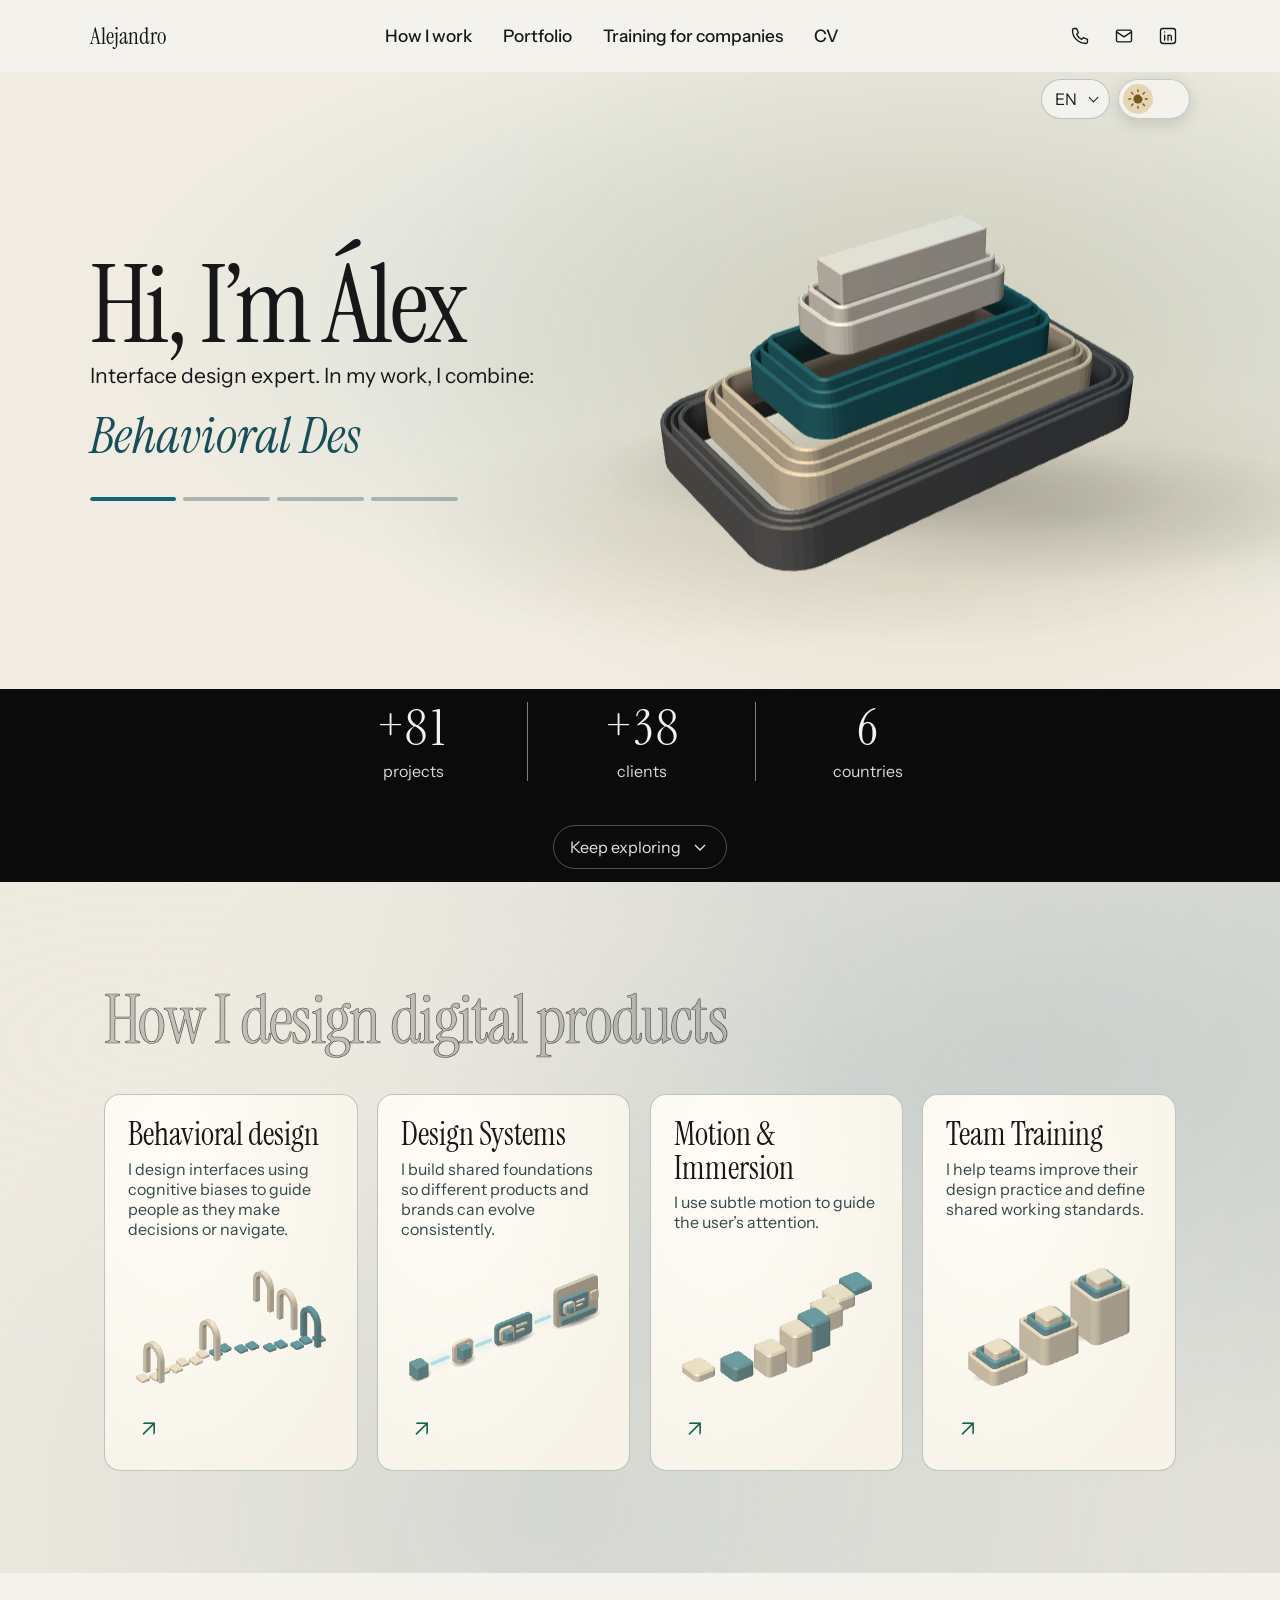
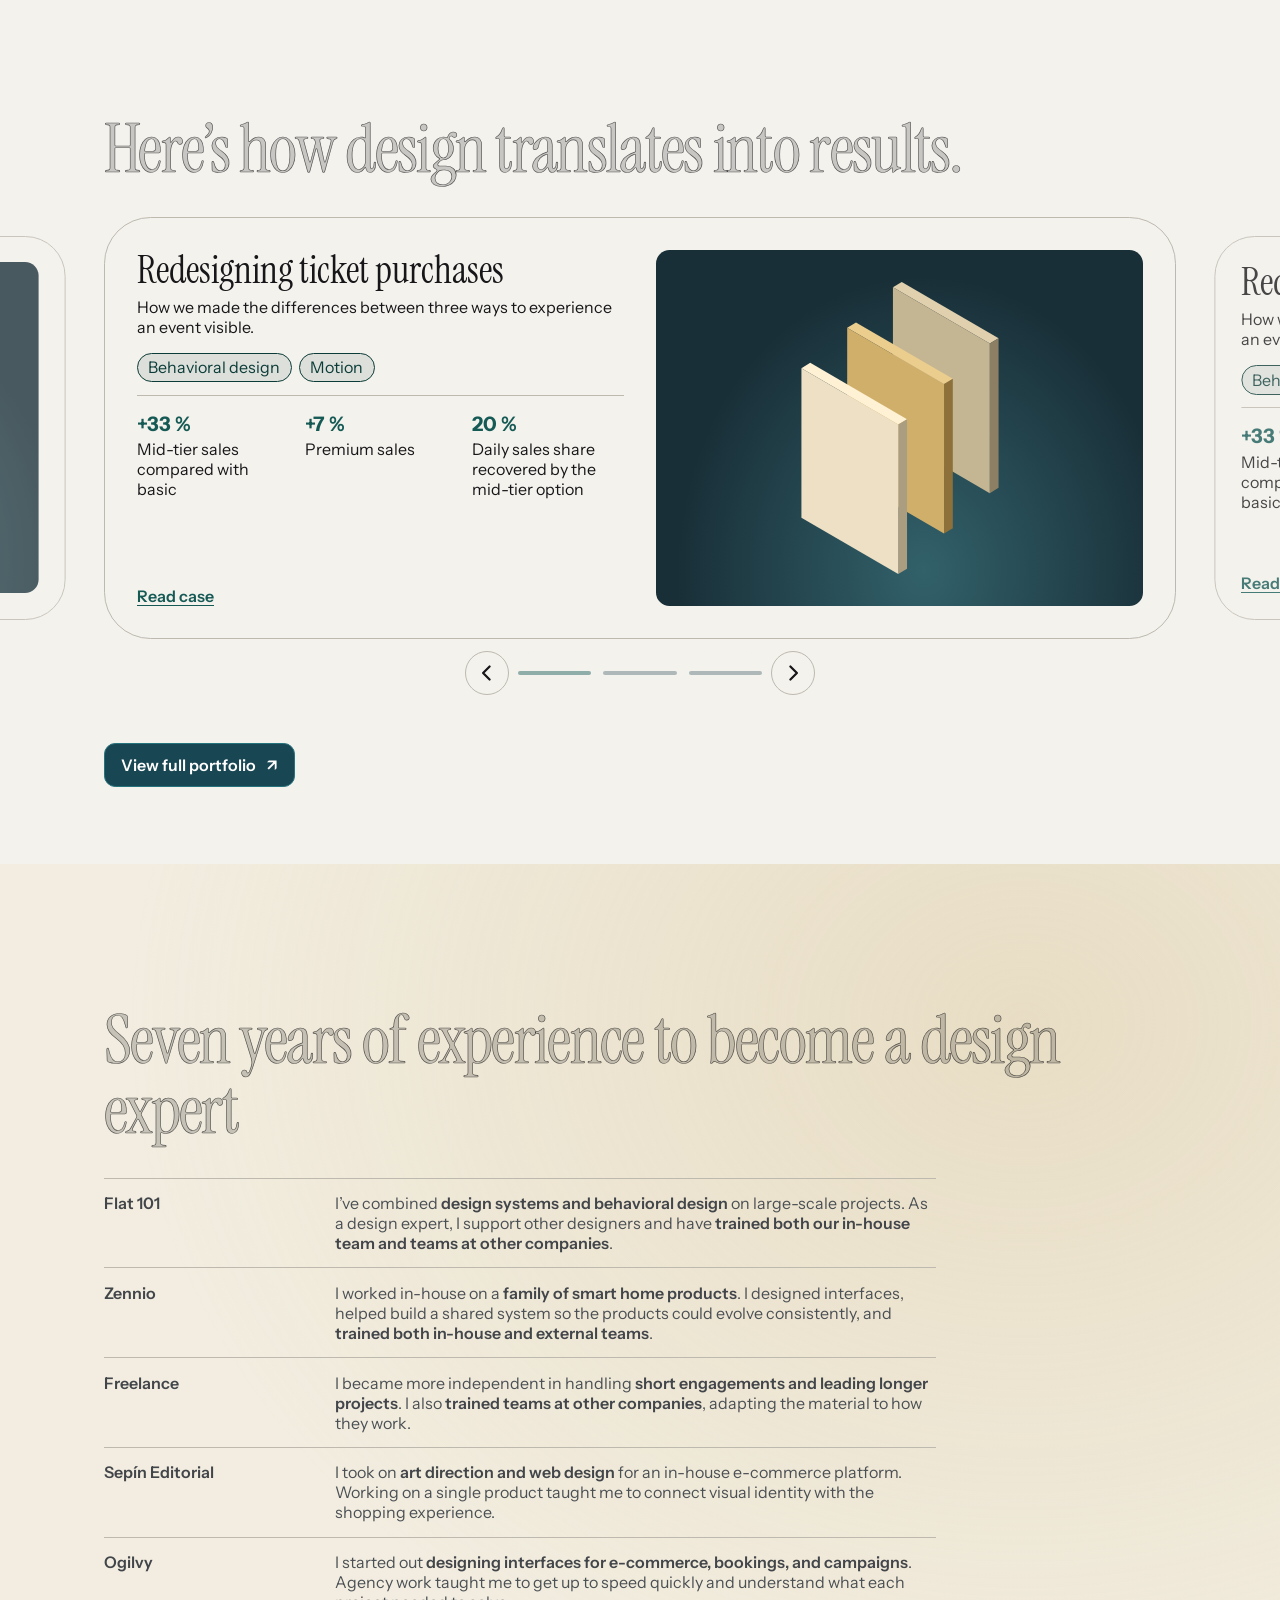
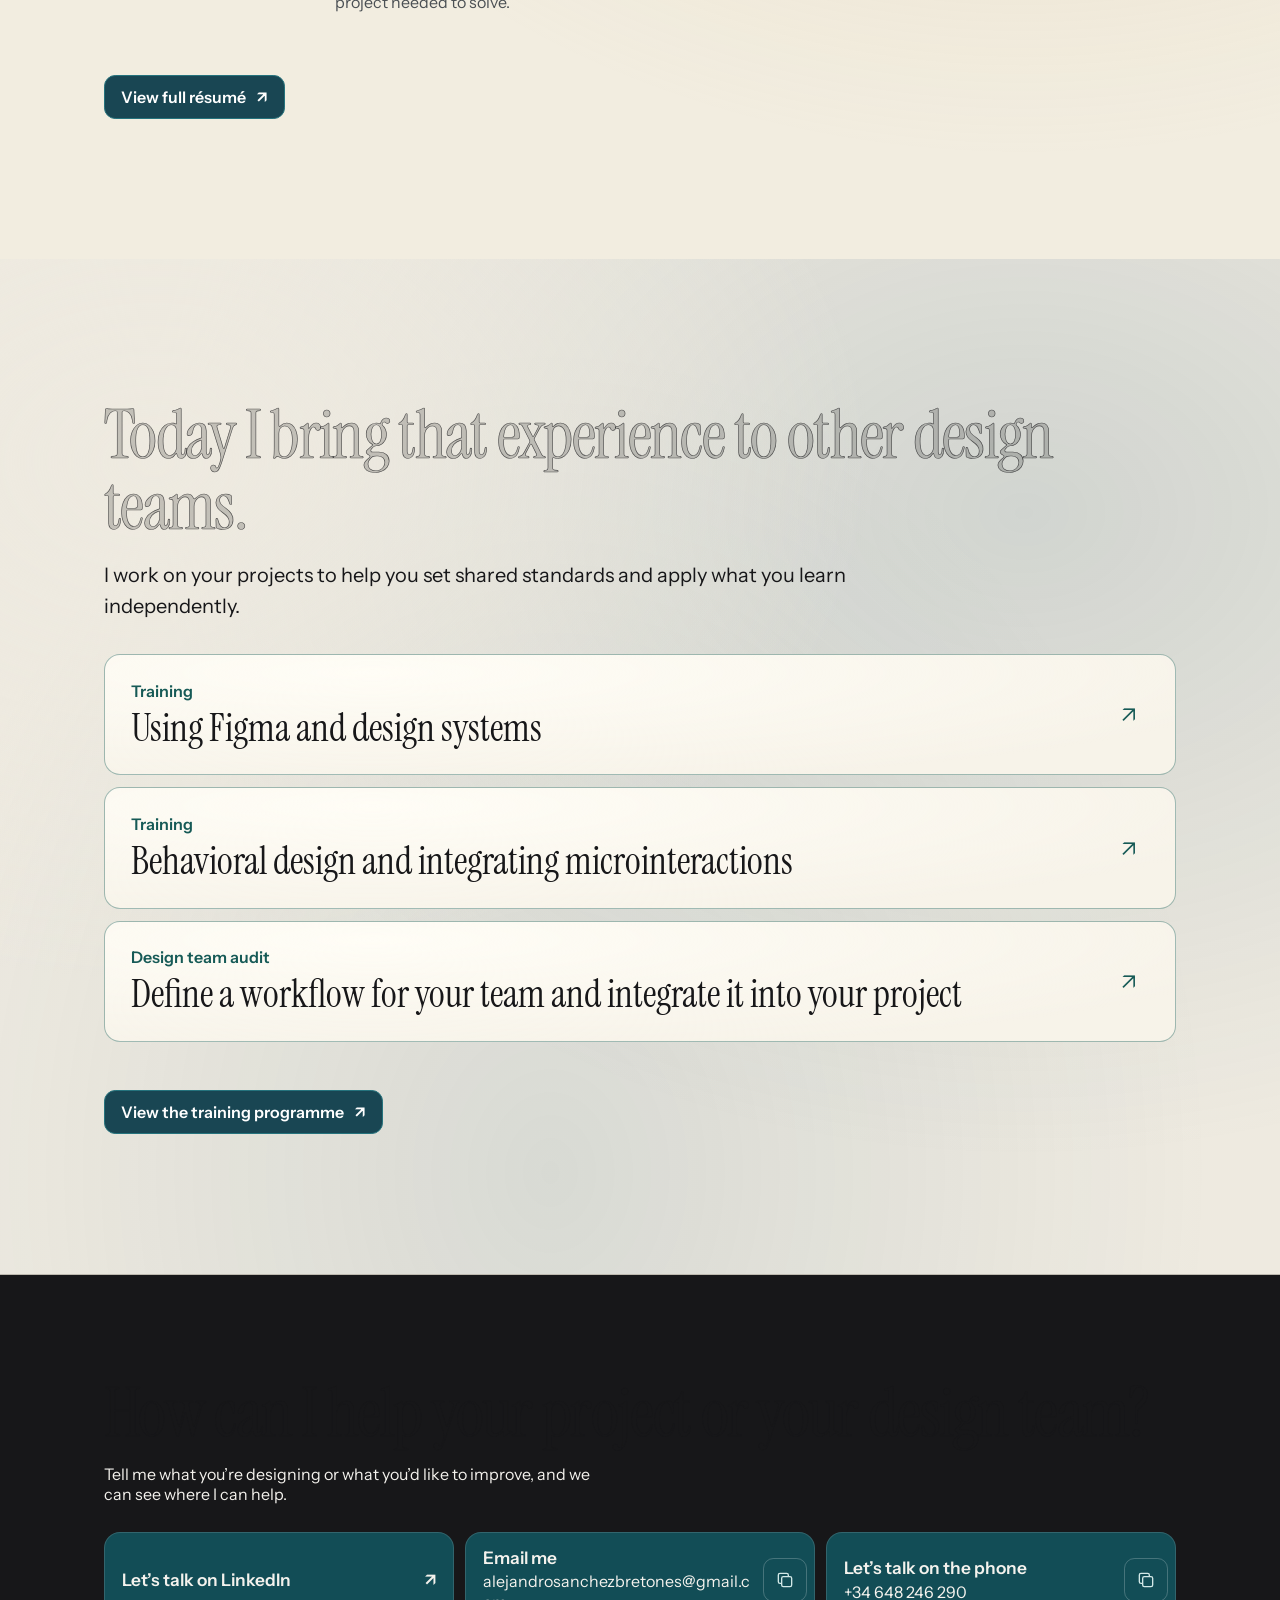
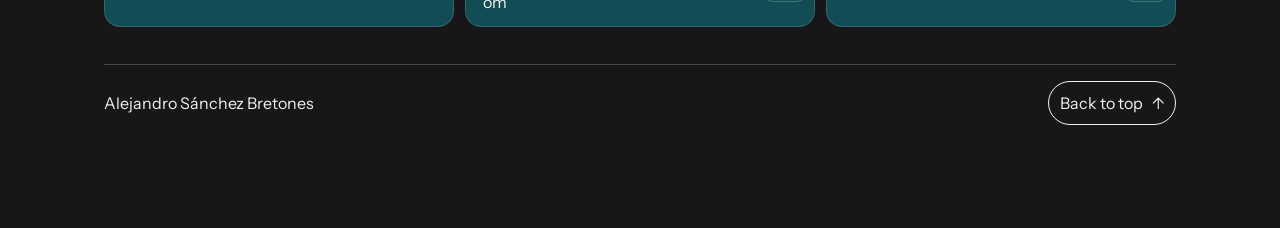
<file: index.html>
<!doctype html>
<html lang="es">
<head>
<meta charset="utf-8">
<meta name="viewport" content="width=device-width,initial-scale=1">
<meta name="description" content="Alejandro Sánchez Bretones, experto en diseño. Interfaces, motion, formación y sistemas de diseño.">
<title>Alejandro Sánchez Bretones · Portfolio</title>
<link rel="stylesheet" href="https://fonts.googleapis.com/css2?family=Instrument+Sans:wght@400;500;600&family=Instrument+Serif:ital@0;1&display=swap">
<style>
:root{color-scheme:light dark;--tiza:#f4f2ed;--onix:#171719;--petroleo:#124d56;--page:var(--tiza);--home-ink:var(--onix);--line:#bdb9af;--display:"Instrument Serif",Georgia,serif;--space:var(--header-padding)}
*{box-sizing:border-box}
body{margin:0;background:var(--page);color:var(--home-ink);font-family:"Instrument Sans",system-ui,sans-serif}
a{color:inherit;text-decoration-thickness:1px;text-underline-offset:.25em}
a:focus-visible{outline:2px solid currentColor;outline-offset:.35rem}
h1,h2,p,dl,dd{margin:0}
header,footer{padding:1.25rem var(--space);display:flex;justify-content:space-between;align-items:center;gap:1rem 2rem;flex-wrap:wrap}
header{background:var(--onix);color:var(--tiza)}
header>a{font:400 clamp(1.45rem,2.5vw,2rem)/1 var(--display);text-decoration:none}
nav{display:flex;gap:1.35rem;flex-wrap:wrap}
nav a{font-size: 1rem;text-decoration:none}
nav a:hover{text-decoration:underline}
.hero{background:var(--onix);color:var(--tiza)}
.hero{margin:0;padding:clamp(2.5rem,6vw,6rem) var(--space);min-height:calc(100svh - var(--nav-height,4.5rem));display:grid;grid-template-columns:1fr 1.12fr;align-items:center;gap:1rem}
h1{font:400 clamp(3.7rem,8.5vw,9rem)/.88 var(--display);letter-spacing:-.035em}
.tagline{margin-top:.6rem;font:italic 400 clamp(2rem,4vw,4.2rem)/1 var(--display)}
.stats{display:flex;gap:clamp(.8rem,2.3vw,2.5rem);margin-top:clamp(1.6rem,4vw,3.8rem)}
.stats div+div{border-left:1px solid #817e77;padding-left:clamp(.8rem,2.3vw,2.5rem)}
.stats dd{font:400 clamp(2.2rem,4vw,3.55rem)/.94 var(--display);font-variant-numeric:lining-nums tabular-nums}
.stats dt{font-size: 1rem;margin-top:.45rem}
.reel{display:inline-block;height:1em;overflow:hidden;vertical-align:top}
.reel span{display:block}
.reel span span{height:1em;line-height:1em}
#portfolio-art{position:absolute;top:55%;left:50%;transform:translate(-50%,-50%);display:block;width:0;height:0;z-index:1;pointer-events:none}
.hero-copy{position:relative;z-index:2}
@media(min-width:701px){.hero-copy,.hero-visual{position:relative;top:calc(-1 * min(5svh,3.1rem))}}

.hero-copy{opacity:var(--hero-opacity,1);transform:translateY(var(--hero-offset,0px))}
.hero-visual{height:clamp(15rem,38vw,31rem);min-width:0}
.notes{padding:clamp(4rem,11vw,9rem) var(--reading-padding);max-width:var(--reading-width);margin:auto}
.notes>p{font-size:clamp(1rem,1.65vw,1.25rem);line-height:1.55;max-width:58ch;margin-top:1.2rem}
#trayectoria{--career-primary:#42464a;--career-secondary:#4b5054;--career-accent:#165a56;color:var(--career-primary)}
[data-theme=dark] #trayectoria{--career-primary:#cdd1d5;--career-secondary:#b4bcc2;--career-accent:#3bc4bc}
.notes>p,.career-list li>div{font-weight:400;color:var(--career-secondary)}
#trayectoria :is(p,li>div) strong{font-weight:600;color:var(--career-primary)}
footer{border-top:1px solid var(--line);padding-top:2rem;padding-bottom:2rem}
@media(prefers-color-scheme:dark){:root{--page:#202022;--home-ink:var(--tiza);--line:#555357}}
@media(max-width:700px){
  header{justify-content:center;text-align:center}nav{justify-content:center}
  .hero{grid-template-columns:1fr;align-content:center;text-align:center;justify-items:center;gap:1.25rem;padding-block:clamp(1rem,2svh,1.75rem) clamp(2.4rem,6svh,4rem)}
  .hero-copy{display:contents}.hero-title{order:0}.hero-visual{order:1;width:100%;height:min(70vw,21rem)}.stats{order:2;margin-top:0;text-align:left}
  h1{font-size:clamp(3.6rem,12.6vw,5.3rem)}.tagline{font-size:clamp(1.85rem,7vw,3rem)}
}

.career-list{list-style:none;margin:2rem 0 0;padding:0;max-width:52rem}
.career-list li{display:grid;grid-template-columns:minmax(6rem,.35fr) 1fr;gap:.8rem 1.3rem;padding:.9rem 0;border-top:1px solid var(--line)}
.career-list strong{font-weight:600}
@media(hover:hover){
  #trayectoria .career-list li:hover strong{color:var(--career-accent)}
}
.training-band{
  --training-surface:radial-gradient(ellipse at 25% 15%,#fffdf6,transparent 80%),#f7f3e9;
  background:
    radial-gradient(ellipse at 12% 20%,#eeeae0 0%,#eeeae000 45%),
    radial-gradient(ellipse at 80% 25%,#54788b30,transparent 60%),
    radial-gradient(ellipse at 43% 90%,#54788b24,transparent 64%),
    #eeeae0
}
[data-theme=dark] .training-band{
  --training-surface:#202628;
  background:radial-gradient(ellipse at 78% 10%,#173b3d,transparent 70%),#171719
}
.training-band .notes.home-training{background:transparent}

.home-portfolio{padding-block-end:clamp(3rem,6vw,5rem)}
.home-portfolio-band{overflow-x:clip}
.home-case-intro{display:grid;gap:.4rem}
.home-case-tags{display:flex;flex-wrap:wrap;gap:.45rem;list-style:none;margin:16px 0 0;padding:0}
.home-case-grid{--case-surface:#f4f2ed;display:grid;align-items:center;overflow:visible;margin-top:2rem}
[data-theme=dark] .home-case-grid{--case-surface:#202022}
.home-case{
  --case-inset:clamp(1rem,2vw,2rem);--art-radius:.85rem;
  display:grid;grid-template-columns:repeat(2,minmax(0,1fr));gap:clamp(.75rem,3vw,2rem);
  min-width:0;padding:var(--case-inset);border:1px solid var(--line);
  border-radius:calc(var(--art-radius) + var(--case-inset) + 1px);
  background:var(--case-surface);min-height:clamp(19rem,30vw,24rem);
}
.home-case-grid[data-ready] .home-case{
  grid-area:1/1;width:100%;translate:calc(var(--case-offset,0) * (100% + var(--case-gap,clamp(1.75rem,3vw,2.75rem))) + var(--case-drag,0px)) 0;
  opacity:.78;transition:translate .6s ease,opacity .6s ease,padding .6s ease,min-height .6s ease,border-radius .6s ease,border-color .25s,box-shadow .25s;
}
.home-case-grid[data-ready] .home-case[data-current]{--case-inset:clamp(1.3rem,2.5vw,2.5rem);opacity:1;z-index:1;min-height:clamp(21.5rem,33vw,27rem)}
.home-case-grid[data-ready] .home-case[data-repositioning]{transition:none}
.home-case-grid [data-case-exit]{pointer-events:none;grid-area:1/1}
@media(min-width:701px){.home-case-grid[data-ready]{min-height:clamp(21.5rem,33vw,27rem)}}
.home-case-grid[data-ready] .home-case:is(:hover,:focus-within){
  opacity:1;border-color:var(--story-accent);box-shadow:0 0 1.25rem color-mix(in srgb,var(--story-accent) 30%,transparent);
}
.home-case-controls{display:flex;justify-content:center;align-items:center;gap:.35rem;margin-top:.75rem}
.home-case-controls[hidden]{display:none}
.home-case-controls button{min-width:44px;min-height:44px;border:1px solid var(--line);border-radius:999px;background:var(--page);color:inherit;cursor:pointer}
.home-case-controls [data-case-page]{width:clamp(44px,7vw,80px);border:0;padding:.2rem}
.home-case-controls .hero-segment{background:color-mix(in srgb,currentColor 25%,transparent)}
.home-case-controls [aria-current=true] .hero-segment{background:color-mix(in srgb,var(--story-accent) 45%,transparent)}
.home-case-controls .hero-segment>span{background:var(--story-accent)}
.home-case-metrics{display:flex;flex-wrap:wrap;gap:.6rem 1rem;width:100%;margin:.8rem 0 .65rem;padding-top:1rem;border-top:1px solid var(--line)}
.home-case-metrics div{flex:1 1 5rem}
.home-case-metrics dt{font-size:1.25rem;font-weight:700;color:var(--story-accent)}
.home-case-metrics dd{margin:.2rem 0 0;font-size:1rem}
@media(prefers-reduced-motion:reduce){.home-case-grid[data-ready] .home-case{transition:none}}
.home-case>.home-case-art{grid-column:2;grid-row:1;min-width:0;align-self:stretch;width:100%}
.home-case>div:last-child{grid-column:1;grid-row:1}
.home-case>div:last-child{display:flex;flex-direction:column;align-items:flex-start}
.home-case-link{display:inline-flex;align-items:center;gap:.5rem;white-space:nowrap;margin-top:auto;padding-top:calc(.5rem + 24px);color:var(--story-accent);font-weight:600;text-underline-offset:.2em}
@media(max-width:700px){
  .home-profile .cv-profile-disciplines{left:auto;width:auto;margin-inline:0;justify-items:start;text-align:left}
  .home-profile .cv-profile-disciplines [data-profile-slide]{white-space:normal}
  .home-case{grid-template-columns:minmax(0,1fr);grid-template-rows:auto 1fr;min-height:0}
  .home-case-grid[data-ready] .home-case[data-current]{min-height:0}
  .home-case>.home-case-art,.home-case>div:last-child{grid-column:auto;grid-row:auto}
}
.home-case-art{position:relative;border-radius:var(--art-radius);background:radial-gradient(ellipse at 55% 90%,#32616a,#192f38 65%)}
.home-case-controls [data-case-step]{display:grid;place-items:center;padding:0}
.home-case-controls [data-case-step] svg{display:block;width:26px;height:26px;fill:none;stroke:currentColor;stroke-width:1.75;stroke-linecap:round;stroke-linejoin:round}
.home-case-controls [data-case-step="-1"] svg{rotate:90deg}
.home-case-controls [data-case-step="1"] svg{rotate:-90deg}
.home-case-art svg{position:absolute;top:50%;left:50%;translate:-50% -50%;width:auto;max-width:100%;height:82%;aspect-ratio:112 / 166;overflow:visible;pointer-events:none}
@media(max-width:700px){
  .home-case>.home-case-art{align-self:center;aspect-ratio:12 / 5}
  .home-case-art svg{height:110%}
}
.case-isometric-scene{transform:translateX(calc(var(--case-offset,0) * 32px));transition:transform .6s ease}
.case-isometric-piece{transition:transform .24s ease-out}
@media(min-width:701px) and (hover:hover) and (pointer:fine) and (prefers-reduced-motion:no-preference){
  .case-isometric-hitbox{pointer-events:fill}
  .case-isometric-piece path{pointer-events:visiblePainted}
  .case-isometric-object:hover .case-isometric-piece{transform:translateY(-12px)}
}
@media(prefers-reduced-motion:reduce){
  .case-isometric-scene,.case-isometric-piece{transition:none;transform:none}
}
.home-profile{--home-profile-fill:#171719}
.cv.home-profile .cv-profile h2.scroll-heading{position:relative}
[data-theme=dark] .home-profile{--home-profile-fill:#fff}
.home-profile .scroll-heading>.scroll-heading-source,
.home-profile .scroll-heading>.scroll-heading-ink{display:block;text-wrap:wrap}
.home-profile .scroll-heading>.scroll-heading-ink{
  z-index:1;color:var(--home-profile-fill);-webkit-text-fill-color:currentColor;
  -webkit-text-stroke:0 transparent;clip-path:var(--heading-mask,inset(100%));
}
.home-profile .scroll-heading-ink .story-accent{color:var(--story-accent)}
@media(prefers-reduced-motion:reduce),(forced-colors:active),print{
  .home-profile .scroll-heading>.scroll-heading-ink{display:none}
}
@media(max-width:700px){
  .home-case-grid[data-ready]{--case-gap:.75rem;justify-items:center;touch-action:pan-y pinch-zoom}
  .home-case-grid[data-ready] .home-case{width:92%}
  .home-case-grid[data-dragging] .home-case{transition:none}
  .case-isometric-scene{transform:none;transition:none}
}
@media(max-width:700px) and (prefers-reduced-motion:no-preference){
  .home-case-grid[data-changed] .home-case[data-current] .case-isometric-piece{
    animation:case-piece-enter .38s ease-out both;
    animation-delay:calc(.6s + var(--piece-stagger,0ms));
  }
  .case-isometric-object:nth-child(2){--piece-stagger:65ms}
  .case-isometric-object:nth-child(3){--piece-stagger:130ms}
  @keyframes case-piece-enter{from{opacity:0;transform:translateY(14px)}to{opacity:1;transform:translateY(0)}}
}
html[lang=en] #trayectoria span[lang=es],html:not([lang=en]) #trayectoria span[lang=en]{display:none}
@media(max-width:480px){.career-list li{grid-template-columns:1fr;gap:.35rem}}

.notes h2{font:400 clamp(2.7rem,6vw,5.6rem)/.94 var(--display);letter-spacing:-.025em;max-width:16ch;text-wrap:balance}
.notes #home-training-title,.notes #home-portfolio-title{max-width:none}
html[lang=en] main span[lang=es],html:not([lang=en]) main span[lang=en],html[lang=en] .site-footer span[lang=es],html:not([lang=en]) .site-footer span[lang=en]{display:none}

.training-band .home-training-preview{display:block;padding:var(--training-card-padding);border:1px solid var(--training-rule);border-radius:calc(var(--action-radius) + var(--training-card-padding));background:var(--training-surface)}
.home-training-preview h3,.home-case h3{font:400 clamp(1.6rem,3vw,2.6rem)/1.06 var(--display);margin:0}
.training-band .home-training-preview{display:flex;align-items:center;justify-content:space-between;gap:1rem;color:inherit;text-decoration:none}
.training-preview-arrow{display:grid;place-items:center;flex:none;width:2.6rem;height:2.25rem;border:1px solid transparent;border-radius:999px;color:var(--training-accent);font-size:1.45rem}
.training-band .home-training-preview:is(:hover,:focus-visible){border-color:#74c3b1}
.home-training-preview:is(:hover,:focus-visible) .training-preview-arrow{background:#65d9b122;border-color:#65d9b13d}

:root{--story-accent:#165a56}
[data-theme=dark]{--story-accent:#3bc4bc}
.story-accent{color:var(--story-accent);font-style:normal}

[data-theme=dark] #trayectoria h2{color:#fff}
.career-band{background:radial-gradient(ellipse at 80% 16%,#d4bd8c55,transparent 62%),#f2ede0}
[data-theme=dark] .career-band{background:radial-gradient(ellipse at 83% 18%,#d9bb802e,transparent 67%),#19191b}
.career-band #trayectoria{background:transparent}
.training-band .home-training-preview{border-radius:1rem}
[data-theme=dark] .training-band{background:radial-gradient(ellipse at 79% 15%,#24545c,transparent 72%),radial-gradient(ellipse at 12% 88%,#173e48,transparent 65%),#171719}
.site-footer#contacto{border-top:1px solid var(--line)}
.training-band-current .home-training-areas{grid-template-columns:minmax(0,1fr)}
.training-preview-kind{margin:0 0 .45rem;color:var(--story-accent);font-weight:600}
#especialidades h2{scroll-margin-top:calc(var(--nav-height,70px) + 1rem)}
@media(min-width:701px){
  #especialidades .specialty-grid{grid-template-columns:repeat(2,minmax(0,1fr))}
  #especialidades .specialty-tile{display:grid;grid-template-rows:1fr minmax(9rem,auto);gap:1rem;min-height:23rem;--tile-padding:clamp(1rem,1.8vw,1.5rem)}
  #especialidades .specialty-tile h3{font-size:clamp(1.85rem,2.5vw,2.6rem)}
  #especialidades .specialty-tile p{max-inline-size:32ch}
  #especialidades .feature-art{position:relative;inset:auto;width:100%;height:100%;min-height:9rem;opacity:.72}
  #especialidades .specialty-tile:is(:hover,:focus-visible) .feature-art{opacity:1}
}
@media(min-width:1050px){#especialidades .specialty-grid{grid-template-columns:repeat(4,minmax(0,1fr))}}
</style>
<link rel="stylesheet" href="portfolio.css?v=shared-tags">
<link rel="stylesheet" href="curriculum/cv.css?v=shared-tags">
<script defer src="curriculum/profile-scroll.js?v=profile-headlines"></script>
<script defer src="portfolio-interactions.js?v=home-finish"></script>
<script src="site-preferences.js?v=floating-prefs"></script>
<script defer src="section-headings.js?v=footer-delay"></script>
</head>
<body id="page-top">
<header id="inicio" class="site-header"><a class="site-name" href="./#inicio" aria-current="page">Alejandro</a><nav aria-label="Navegación principal"><a href="./como-trabajo/">Cómo trabajo</a><a href="./portfolio/">Portfolio</a><a href="./formaciones-a-empresas/">Formaciones a empresas</a><a href="./curriculum/">CV</a></nav><div class="site-contact-icons"><a href="tel:+34648246290" aria-label="Llamar"><svg viewBox="0 0 24 24" fill="none" stroke="currentColor" stroke-width="1.6" stroke-linecap="round" stroke-linejoin="round" aria-hidden="true"><path d="M8 3H5a2 2 0 0 0-2 2c0 8.8 7.2 16 16 16a2 2 0 0 0 2-2v-3l-5-2-2 2a13 13 0 0 1-6-6l2-2z"/></svg></a><a href="mailto:alejandrosanchezbretones@gmail.com" aria-label="Enviar correo"><svg viewBox="0 0 24 24" fill="none" stroke="currentColor" stroke-width="1.6" stroke-linecap="round" stroke-linejoin="round" aria-hidden="true"><rect x="3" y="5" width="18" height="14" rx="2"/><path d="m3 7 9 6 9-6"/></svg></a><a href="https://www.linkedin.com/in/alejandrosanchezbretones/" aria-label="LinkedIn"><svg viewBox="0 0 24 24" fill="none" stroke="currentColor" stroke-width="1.6" stroke-linecap="round" stroke-linejoin="round" aria-hidden="true"><rect x="3" y="3" width="18" height="18" rx="3"/><path d="M8 11v6m0-10v.1m4 9.9v-6m0 2a2 2 0 0 1 4 0v4"/></svg></a></div></header>
<main>
  <div class="intro-fold">
  <section class="hero" aria-labelledby="saludo">
    <div class="hero-copy">
      <div class="hero-title"><h1 id="saludo">Hola, soy Álex</h1>
        <p class="tagline"><span lang="es">Experto en diseño de interfaces. En mi trabajo combino:</span><span lang="en">Interface design expert. In my work, I combine:</span>
          <span class="hero-typed" aria-hidden="true"><span class="hero-typed-box"><span class="hero-typed-size">Behavioral Design</span><span class="hero-typed-ink">Behavioral Design</span></span></span>
          <span class="hero-specialties-reader">Behavioral design, sistemas de diseño, motion e inmersión y formación de equipos.</span>
        </p>
        <div class="hero-rotation" role="group" aria-label="Especialidades de la cabecera">
          <div class="hero-pagination">
            <button type="button" data-hero-page="0" aria-label="Behavioral Design" aria-current="true"><span class="hero-segment" aria-hidden="true"><span></span></span></button>
            <button type="button" data-hero-page="1" aria-label="Sistemas de diseño"><span class="hero-segment" aria-hidden="true"><span></span></span></button>
            <button type="button" data-hero-page="2" aria-label="Motion e inmersión"><span class="hero-segment" aria-hidden="true"><span></span></span></button>
            <button type="button" data-hero-page="3" aria-label="Formación de equipos"><span class="hero-segment" aria-hidden="true"><span></span></span></button>
          </div>
          <button class="hero-rotation-toggle" hidden type="button" aria-label="Pausar rotación automática"><span aria-hidden="true">Ⅱ</span></button>
        </div>
      </div>
    </div>
    <div class="hero-floor" aria-hidden="true"></div>
    <div class="hero-visual" aria-hidden="true"><canvas id="portfolio-art"></canvas></div>
  </section>
  <section class="experience-belt" aria-label="Experiencia en cifras">
    <dl class="stats">
      <div><dd aria-label="Más de 81"><span aria-hidden="true">+<span data-count="81">81</span></span></dd><dt>proyectos</dt></div>
      <div><dd aria-label="Más de 38"><span aria-hidden="true">+<span data-count="38">38</span></span></dd><dt>clientes</dt></div>
      <div><dd data-count="6">6</dd><dt>países</dt></div>
    </dl>
    <div class="intro-next">
      <a class="intro-next-link" href="#especialidades">Seguir descubriendo <span aria-hidden="true"><svg viewBox="0 0 20 20"><path d="m5 8 5 5 5-5"/></svg></span></a>
    </div>
  </section>
  </div>
  <!-- Bloque narrativo bajo las cifras, conservado para recuperarlo. -->
  <div class="cv home-profile" hidden>
  <div class="home-profile-inner">
    <section class="cv-profile" aria-labelledby="perfil" data-profile-story>
      <h2 id="perfil" class="scroll-heading" tabindex="-1"><span lang="es">Diseño <em class="story-accent">productos digitales</em> combinando:</span><span lang="en">I design <em class="story-accent">digital products</em> by combining:</span></h2>
      <div class="cv-profile-disciplines"><span data-profile-slide>Behavioral design</span> <span data-profile-slide>Sistemas de diseño</span> <span data-profile-slide>Motion e inmersión</span> <span data-profile-slide>Formación de equipos</span></div>
      <h2 class="scroll-heading"><span lang="es">para que las interfaces sean claras y coherentes, <em class="story-accent">según las necesidades de cada proyecto</em>.</span><span lang="en">so that interfaces are clear and consistent, <em class="story-accent">tailored to each project’s needs</em>.</span></h2>
    </section>
  </div>
  </div>
  <div id="especialidades">
  <section class="specialty-selector accordion-specialties mobile-specialties" id="explorar-especialidades" aria-labelledby="specialty-title-mobile" data-specialty-accordion data-lit-piece="0">
  <div class="specialty-inner">
    <h2 id="specialty-title-mobile" class="scroll-heading" tabindex="-1"><span lang="es">Cómo diseño productos digitales</span><span lang="en">How I design digital products</span></h2>

    <div class="branch-carousel">
    <div class="accordion-branches" id="specialty-gallery" aria-label="Vistas de especialidades" role="group">
      <article data-accordion-branch="0" class="is-previewed"><div class="branch-card-copy"><strong>Behavioral design</strong><p class="branch-card-description"><span lang="es">Diseño interfaces mediante sesgos cognitivos para guiar al usuario durante las tomas de decisión o navegación.</span><span lang="en">I design interfaces using cognitive biases to guide people as they make decisions or navigate.</span></p></div><a class="branch-card-cta" href="como-trabajo/?tema=ui-behavioral-design">Behavioral design <b aria-hidden="true">↗</b></a></article>
      <article data-accordion-branch="1"><div class="branch-card-copy"><strong>Motion e inmersión</strong><p class="branch-card-description"><span lang="es">Uso el micro-movimiento para orientar el foco de atención del usuario.</span><span lang="en">I use subtle motion to guide the user’s attention.</span></p></div><a class="branch-card-cta" href="como-trabajo/?tema=motion-e-inmersion">Motion e inmersión <b aria-hidden="true">↗</b></a></article>
      <article data-accordion-branch="2"><div class="branch-card-copy"><strong>Formación de equipos</strong><p class="branch-card-description"><span lang="es">Ayudo a equipos a elevar el nivel de diseño y definir criterios de trabajo.</span><span lang="en">I help teams improve their design practice and define shared working standards.</span></p></div><a class="branch-card-cta" href="formaciones-a-empresas/">Formación de equipos <b aria-hidden="true">↗</b></a></article>
      <article data-accordion-branch="3"><div class="branch-card-copy"><strong>Sistemas de diseño</strong><p class="branch-card-description"><span lang="es">Creo bases comunes para que distintos productos y marcas puedan evolucionar con coherencia.</span><span lang="en">I build shared foundations so different products and brands can evolve consistently.</span></p></div><a class="branch-card-cta" href="como-trabajo/?tema=sistemas-de-diseno">Sistemas de diseño <b aria-hidden="true">↗</b></a></article>
    </div>
    <button class="branch-nav branch-prev" type="button" data-branch-step="-1" aria-label="Especialidad anterior" aria-controls="specialty-gallery">‹</button>
    <button class="branch-nav branch-next" type="button" data-branch-step="1" aria-label="Especialidad siguiente" aria-controls="specialty-gallery">›</button>
    </div>
    <div class="branch-pagination" role="group" aria-label="Elegir especialidad">
      <button type="button" aria-label="Behavioral design" data-branch-page="0" aria-controls="specialty-gallery accordion-visual" aria-current="true"><span class="branch-progress" aria-hidden="true"><span></span></span></button>
      <button type="button" aria-label="Motion e inmersión" data-branch-page="1" aria-controls="specialty-gallery accordion-visual"><span class="branch-progress" aria-hidden="true"><span></span></span></button>
      <button type="button" aria-label="Formación de equipos" data-branch-page="2" aria-controls="specialty-gallery accordion-visual"><span class="branch-progress" aria-hidden="true"><span></span></span></button>
      <button type="button" aria-label="Sistemas de diseño" data-branch-page="3" aria-controls="specialty-gallery accordion-visual"><span class="branch-progress" aria-hidden="true"><span></span></span></button>
    </div>
    <div class="accordion-visual" id="accordion-visual">
      <div class="accordion-panel" data-accordion-panel="0">
        <div class="branch-scene behavioral-scene">
          <svg class="scene-floor" aria-hidden="true">
    <text class="scene-back" text-anchor="middle">Guía al usuario</text>
    <text class="scene-front" text-anchor="middle">Facilita el siguiente paso</text>
  </svg>
          <canvas data-branch-canvas="behavioral" role="img" aria-label="Guía al usuario y facilita el siguiente paso. Un camino de piezas conecta dos puertas y conduce a la salida de la derecha."></canvas>
        </div>
      </div>
      <div class="accordion-panel light-panel" data-accordion-panel="1" hidden>
        <div class="branch-scene focus-scene">
          <svg class="scene-floor focus-floor" aria-hidden="true">
  <defs>
    <clipPath id="focus-mask-back"><rect/></clipPath>
    <clipPath id="focus-mask-front"><rect/></clipPath>
  </defs>
  <g class="focus-type scene-back"><text text-anchor="middle">Una microinteracción</text><text class="focus-ink" text-anchor="middle" clip-path="url(#focus-mask-back)">Una microinteracción</text></g>
  <g class="focus-type scene-front"><text text-anchor="middle">puede cambiar tu foco de atención</text><text class="focus-ink" text-anchor="middle" clip-path="url(#focus-mask-front)">puede cambiar tu foco de atención</text></g>
  <g class="focus-dot"><circle class="system-halo" r="8"/><circle class="system-core" r="3.2"/></g>
</svg>
          <canvas data-branch-canvas="focus" role="img" aria-label="Una microinteracción puede cambiar tu foco de atención."></canvas>
        </div>
      </div>
      <div class="accordion-panel growth-panel" data-accordion-panel="2" hidden>
        <div class="branch-scene training-scene">
          <svg class="scene-floor" aria-hidden="true">
  <defs><radialGradient id="training-shadow"><stop stop-color="#06090b" stop-opacity=".87"/><stop offset="1" stop-color="#06090b" stop-opacity="0"/></radialGradient></defs>
  <ellipse class="scene-shadow" fill="url(#training-shadow)"/><ellipse class="scene-shadow" fill="url(#training-shadow)"/><ellipse class="scene-shadow" fill="url(#training-shadow)"/>
  <text class="scene-back" text-anchor="middle">Comparte el criterio</text>
  <text class="scene-front" text-anchor="middle">Eleva el nivel del equipo</text>
</svg>
          <canvas data-branch-canvas="training" role="img" aria-label="Tres torres de altura creciente, con tres piezas concéntricas cada una"></canvas>
        </div>
      </div>
      <div class="accordion-panel system-panel" data-accordion-panel="3" hidden>
        <div class="branch-scene systems-scene">
          <svg class="scene-floor" aria-hidden="true">
  <defs><radialGradient id="systems-shadow"><stop stop-color="#06090b" stop-opacity=".87"/><stop offset="1" stop-color="#06090b" stop-opacity="0"/></radialGradient></defs>
  <ellipse class="scene-shadow" fill="url(#systems-shadow)"/><ellipse class="scene-shadow" fill="url(#systems-shadow)"/><ellipse class="scene-shadow" fill="url(#systems-shadow)"/><ellipse class="scene-shadow" fill="url(#systems-shadow)"/>
  <text class="scene-back" text-anchor="middle">Una base común</text>
  <text class="scene-front" text-anchor="middle">Distintas marcas</text>
</svg>
          <canvas data-branch-canvas="systems" role="img" aria-label="Un cubo se integra en un marco, el marco en una tarjeta y la tarjeta en una interfaz"></canvas>
          <svg class="system-connectors" aria-hidden="true">
            <g><path class="system-track"/><path class="system-fill" pathLength="1"/></g>
            <g><path class="system-track"/><path class="system-fill" pathLength="1"/></g>
            <g><path class="system-track"/><path class="system-fill" pathLength="1"/></g>
            <g class="system-pulse"><circle class="system-halo" r="8"/><circle class="system-core" r="2.6"/></g>
          </svg>
        </div>
      </div>
    </div>
  </div>
</section>
  <section class="specialty-selector feature-specialties" id="especialidades-en-detalle" aria-labelledby="specialty-title-desktop">
    <div class="specialty-inner">
      <h2 id="specialty-title-desktop" class="scroll-heading" tabindex="-1"><span lang="es">Cómo diseño productos digitales</span><span lang="en">How I design digital products</span></h2>

      <div class="specialty-grid">
        <a class="specialty-tile" href="como-trabajo/?tema=ui-behavioral-design">
          <div class="specialty-tile-copy"><h3>Behavioral design</h3><p><span lang="es">Diseño interfaces mediante sesgos cognitivos para guiar al usuario durante las tomas de decisión o navegación.</span><span lang="en">I design interfaces using cognitive biases to guide people as they make decisions or navigate.</span></p></div>
          <span class="specialty-tile-arrow" aria-hidden="true">↗</span>
          <div aria-hidden="true"><div class="feature-art"><div class="branch-scene behavioral-scene">
          <svg class="scene-floor" aria-hidden="true">
    <text class="scene-back" text-anchor="middle">Guía al usuario</text>
    <text class="scene-front" text-anchor="middle">Facilita el siguiente paso</text>
  </svg>
          <canvas data-branch-canvas="behavioral"></canvas>
        </div></div></div>
        </a>
        <a class="specialty-tile" href="como-trabajo/?tema=sistemas-de-diseno">
          <div class="specialty-tile-copy"><h3>Sistemas de diseño</h3><p><span lang="es">Creo bases comunes para que distintos productos y marcas puedan evolucionar con coherencia.</span><span lang="en">I build shared foundations so different products and brands can evolve consistently.</span></p></div>
          <span class="specialty-tile-arrow" aria-hidden="true">↗</span>
          <div aria-hidden="true"><div class="feature-art"><div class="branch-scene systems-scene">
          <svg class="scene-floor" aria-hidden="true">
  <defs><radialGradient id="feature-systems-shadow"><stop stop-color="#06090b" stop-opacity=".87"/><stop offset="1" stop-color="#06090b" stop-opacity="0"/></radialGradient></defs>
  <ellipse class="scene-shadow" fill="url(#feature-systems-shadow)"/><ellipse class="scene-shadow" fill="url(#feature-systems-shadow)"/><ellipse class="scene-shadow" fill="url(#feature-systems-shadow)"/><ellipse class="scene-shadow" fill="url(#feature-systems-shadow)"/>
  <text class="scene-back" text-anchor="middle">Una base común</text>
  <text class="scene-front" text-anchor="middle">Distintas marcas</text>
</svg>
          <canvas data-branch-canvas="systems"></canvas>
          <svg class="system-connectors" aria-hidden="true">
            <g><path class="system-track"/><path class="system-fill" pathLength="1"/></g>
            <g><path class="system-track"/><path class="system-fill" pathLength="1"/></g>
            <g><path class="system-track"/><path class="system-fill" pathLength="1"/></g>
            <g class="system-pulse"><circle class="system-halo" r="8"/><circle class="system-core" r="2.6"/></g>
          </svg>
        </div></div></div>
        </a>
        <a class="specialty-tile" href="como-trabajo/?tema=motion-e-inmersion">
          <div class="specialty-tile-copy"><h3>Motion e inmersión</h3><p><span lang="es">Uso el micro-movimiento para orientar el foco de atención del usuario.</span><span lang="en">I use subtle motion to guide the user’s attention.</span></p></div>
          <span class="specialty-tile-arrow" aria-hidden="true">↗</span>
          <div aria-hidden="true"><div class="feature-art"><div class="branch-scene focus-scene">
          <svg class="scene-floor focus-floor" aria-hidden="true">
  <defs>
    <clipPath id="feature-focus-mask-back"><rect/></clipPath>
    <clipPath id="feature-focus-mask-front"><rect/></clipPath>
  </defs>
  <g class="focus-type scene-back"><text text-anchor="middle">Una microinteracción</text><text class="focus-ink" text-anchor="middle" clip-path="url(#feature-focus-mask-back)">Una microinteracción</text></g>
  <g class="focus-type scene-front"><text text-anchor="middle">puede cambiar tu foco de atención</text><text class="focus-ink" text-anchor="middle" clip-path="url(#feature-focus-mask-front)">puede cambiar tu foco de atención</text></g>
  <g class="focus-dot"><circle class="system-halo" r="8"/><circle class="system-core" r="3.2"/></g>
</svg>
          <canvas data-branch-canvas="focus"></canvas>
        </div></div></div>
        </a>
        <a class="specialty-tile" href="formaciones-a-empresas/">
          <div class="specialty-tile-copy"><h3>Formación de equipos</h3><p><span lang="es">Ayudo a equipos a elevar el nivel de diseño y definir criterios de trabajo.</span><span lang="en">I help teams improve their design practice and define shared working standards.</span></p></div>
          <span class="specialty-tile-arrow" aria-hidden="true">↗</span>
          <div aria-hidden="true"><div class="feature-art"><div class="branch-scene training-scene">
          <svg class="scene-floor" aria-hidden="true">
  <defs><radialGradient id="feature-training-shadow"><stop stop-color="#06090b" stop-opacity=".87"/><stop offset="1" stop-color="#06090b" stop-opacity="0"/></radialGradient></defs>
  <ellipse class="scene-shadow" fill="url(#feature-training-shadow)"/><ellipse class="scene-shadow" fill="url(#feature-training-shadow)"/><ellipse class="scene-shadow" fill="url(#feature-training-shadow)"/>
  <text class="scene-back" text-anchor="middle">Comparte el criterio</text>
  <text class="scene-front" text-anchor="middle">Eleva el nivel del equipo</text>
</svg>
          <canvas data-branch-canvas="training"></canvas>
        </div></div></div>
        </a>
      </div>
    </div>
  </section>
  </div>
  <div class="home-portfolio-band"><section class="notes home-portfolio" aria-labelledby="home-portfolio-title">
    <h2 id="home-portfolio-title" class="scroll-heading"><span lang="es">Así es como el diseño se traduce en <em class="story-accent">resultados</em>.</span><span lang="en">Here’s how design translates into <em class="story-accent">results</em>.</span></h2>
    <div class="home-case-grid" id="home-case-gallery" role="region" aria-label="Casos de estudio" tabindex="0">
    <article class="home-case">
      <div class="home-case-art" aria-hidden="true"><svg viewBox="0 -3 112 166" aria-hidden="true">
      <g class="case-isometric-scene">
        <g class="case-isometric-object" transform="translate(52 0)">
          <path class="case-isometric-hitbox" fill="none" d="M0 0 5 -3 60 29v85l-5 3L0 85Z"/>
          <g class="case-isometric-piece">
            <path fill="#e0d0ad" d="M0 0 5 -3 60 29 55 32Z"/>
            <path fill="#8c7f64" d="M55 32l5 -3v85l-5 3Z"/>
            <path fill="#c4b593" d="M0 0l55 32v85L0 85Z"/>
          </g>
        </g>
        <g class="case-isometric-object" transform="translate(26 23)">
          <path class="case-isometric-hitbox" fill="none" d="M0 0 5 -3 60 29v85l-5 3L0 85Z"/>
          <g class="case-isometric-piece">
            <path fill="#ebcd8d" d="M0 0 5 -3 60 29 55 32Z"/>
            <path fill="#8e713a" d="M55 32l5 -3v85l-5 3Z"/>
            <path fill="#d0af6b" d="M0 0l55 32v85L0 85Z"/>
          </g>
        </g>
        <g class="case-isometric-object" transform="translate(0 46)">
          <path class="case-isometric-hitbox" fill="none" d="M0 0 5 -3 60 29v85l-5 3L0 85Z"/>
          <g class="case-isometric-piece">
            <path fill="#fff1d4" d="M0 0 5 -3 60 29 55 32Z"/>
            <path fill="#ab9d7f" d="M55 32l5 -3v85l-5 3Z"/>
            <path fill="#ede0c4" d="M0 0l55 32v85L0 85Z"/>
          </g>
        </g>
      </g>
    </svg></div>
      <div>
        <div class="home-case-intro"><h3><span lang="es">Rediseño de la compra de entradas</span><span lang="en">Redesigning ticket purchases</span></h3>
        <p><span lang="es">Cómo hicimos visibles las diferencias entre tres formas de vivir un evento.</span><span lang="en">How we made the differences between three ways to experience an event visible.</span></p></div>
        <ul class="home-case-tags"><li>Behavioral design</li><li>Motion</li></ul>
        <dl class="home-case-metrics"><div><dt>+33 %</dt><dd><span lang="es">Ventas de la opción intermedia frente a la básica</span><span lang="en">Mid-tier sales compared with basic</span></dd></div><div><dt>+7 %</dt><dd><span lang="es">Ventas de la opción Premium</span><span lang="en">Premium sales</span></dd></div><div><dt>20 %</dt><dd><span lang="es">Cuota diaria de ventas recuperada por la opción intermedia</span><span lang="en">Daily sales share recovered by the mid-tier option</span></dd></div></dl>
        <a class="home-case-link" href="./portfolio/compra-de-entradas/"><span lang="es">Leer caso</span><span lang="en">Read case</span><svg viewBox="0 0 20 20" aria-hidden="true" fill="none" stroke="currentColor" stroke-width="1.7" stroke-linecap="round" stroke-linejoin="round"><path d="M5 15 15 5m-7 0h7v7"/></svg></a>
      </div>
    </article>
    <article class="home-case">
      <div class="home-case-art" aria-hidden="true"><svg viewBox="0 -3 112 166" aria-hidden="true">
      <g class="case-isometric-scene">
        <g class="case-isometric-object" transform="translate(52 0)">
          <path class="case-isometric-hitbox" fill="none" d="M0 0 5 -3 60 29v85l-5 3L0 85Z"/>
          <g class="case-isometric-piece">
            <path fill="#e0d0ad" d="M0 0 5 -3 60 29 55 32Z"/>
            <path fill="#8c7f64" d="M55 32l5 -3v85l-5 3Z"/>
            <path fill="#c4b593" d="M0 0l55 32v85L0 85Z"/>
          </g>
        </g>
        <g class="case-isometric-object" transform="translate(26 23)">
          <path class="case-isometric-hitbox" fill="none" d="M0 0 5 -3 60 29v85l-5 3L0 85Z"/>
          <g class="case-isometric-piece">
            <path fill="#ebcd8d" d="M0 0 5 -3 60 29 55 32Z"/>
            <path fill="#8e713a" d="M55 32l5 -3v85l-5 3Z"/>
            <path fill="#d0af6b" d="M0 0l55 32v85L0 85Z"/>
          </g>
        </g>
        <g class="case-isometric-object" transform="translate(0 46)">
          <path class="case-isometric-hitbox" fill="none" d="M0 0 5 -3 60 29v85l-5 3L0 85Z"/>
          <g class="case-isometric-piece">
            <path fill="#fff1d4" d="M0 0 5 -3 60 29 55 32Z"/>
            <path fill="#ab9d7f" d="M55 32l5 -3v85l-5 3Z"/>
            <path fill="#ede0c4" d="M0 0l55 32v85L0 85Z"/>
          </g>
        </g>
      </g>
    </svg></div>
      <div>
        <div class="home-case-intro"><h3><span lang="es">Rediseño de la compra de entradas</span><span lang="en">Redesigning ticket purchases</span></h3>
        <p><span lang="es">Cómo hicimos visibles las diferencias entre tres formas de vivir un evento.</span><span lang="en">How we made the differences between three ways to experience an event visible.</span></p></div>
        <ul class="home-case-tags"><li>Behavioral design</li><li>Motion</li></ul>
        <dl class="home-case-metrics"><div><dt>+33 %</dt><dd><span lang="es">Ventas de la opción intermedia frente a la básica</span><span lang="en">Mid-tier sales compared with basic</span></dd></div><div><dt>+7 %</dt><dd><span lang="es">Ventas de la opción Premium</span><span lang="en">Premium sales</span></dd></div><div><dt>20 %</dt><dd><span lang="es">Cuota diaria de ventas recuperada por la opción intermedia</span><span lang="en">Daily sales share recovered by the mid-tier option</span></dd></div></dl>
        <a class="home-case-link" href="./portfolio/compra-de-entradas/"><span lang="es">Leer caso</span><span lang="en">Read case</span><svg viewBox="0 0 20 20" aria-hidden="true" fill="none" stroke="currentColor" stroke-width="1.7" stroke-linecap="round" stroke-linejoin="round"><path d="M5 15 15 5m-7 0h7v7"/></svg></a>
      </div>
    </article>
    <article class="home-case">
      <div class="home-case-art" aria-hidden="true"><svg viewBox="0 -3 112 166" aria-hidden="true">
      <g class="case-isometric-scene">
        <g class="case-isometric-object" transform="translate(52 0)">
          <path class="case-isometric-hitbox" fill="none" d="M0 0 5 -3 60 29v85l-5 3L0 85Z"/>
          <g class="case-isometric-piece">
            <path fill="#e0d0ad" d="M0 0 5 -3 60 29 55 32Z"/>
            <path fill="#8c7f64" d="M55 32l5 -3v85l-5 3Z"/>
            <path fill="#c4b593" d="M0 0l55 32v85L0 85Z"/>
          </g>
        </g>
        <g class="case-isometric-object" transform="translate(26 23)">
          <path class="case-isometric-hitbox" fill="none" d="M0 0 5 -3 60 29v85l-5 3L0 85Z"/>
          <g class="case-isometric-piece">
            <path fill="#ebcd8d" d="M0 0 5 -3 60 29 55 32Z"/>
            <path fill="#8e713a" d="M55 32l5 -3v85l-5 3Z"/>
            <path fill="#d0af6b" d="M0 0l55 32v85L0 85Z"/>
          </g>
        </g>
        <g class="case-isometric-object" transform="translate(0 46)">
          <path class="case-isometric-hitbox" fill="none" d="M0 0 5 -3 60 29v85l-5 3L0 85Z"/>
          <g class="case-isometric-piece">
            <path fill="#fff1d4" d="M0 0 5 -3 60 29 55 32Z"/>
            <path fill="#ab9d7f" d="M55 32l5 -3v85l-5 3Z"/>
            <path fill="#ede0c4" d="M0 0l55 32v85L0 85Z"/>
          </g>
        </g>
      </g>
    </svg></div>
      <div>
        <div class="home-case-intro"><h3><span lang="es">Rediseño de la compra de entradas</span><span lang="en">Redesigning ticket purchases</span></h3>
        <p><span lang="es">Cómo hicimos visibles las diferencias entre tres formas de vivir un evento.</span><span lang="en">How we made the differences between three ways to experience an event visible.</span></p></div>
        <ul class="home-case-tags"><li>Behavioral design</li><li>Motion</li></ul>
        <dl class="home-case-metrics"><div><dt>+33 %</dt><dd><span lang="es">Ventas de la opción intermedia frente a la básica</span><span lang="en">Mid-tier sales compared with basic</span></dd></div><div><dt>+7 %</dt><dd><span lang="es">Ventas de la opción Premium</span><span lang="en">Premium sales</span></dd></div><div><dt>20 %</dt><dd><span lang="es">Cuota diaria de ventas recuperada por la opción intermedia</span><span lang="en">Daily sales share recovered by the mid-tier option</span></dd></div></dl>
        <a class="home-case-link" href="./portfolio/compra-de-entradas/"><span lang="es">Leer caso</span><span lang="en">Read case</span><svg viewBox="0 0 20 20" aria-hidden="true" fill="none" stroke="currentColor" stroke-width="1.7" stroke-linecap="round" stroke-linejoin="round"><path d="M5 15 15 5m-7 0h7v7"/></svg></a>
      </div>
    </article>
    </div>
    <div class="home-case-controls" hidden>
      <button type="button" data-case-step="-1" aria-controls="home-case-gallery" aria-label="Caso anterior"><svg viewBox="0 0 20 20" aria-hidden="true"><path d="m5 8 5 5 5-5"/></svg></button>
      <button type="button" data-case-page="0" aria-controls="home-case-gallery" aria-label="Posición 1"><span class="hero-segment" aria-hidden="true"><span></span></span></button>
      <button type="button" data-case-page="1" aria-controls="home-case-gallery" aria-label="Posición 2"><span class="hero-segment" aria-hidden="true"><span></span></span></button>
      <button type="button" data-case-page="2" aria-controls="home-case-gallery" aria-label="Posición 3"><span class="hero-segment" aria-hidden="true"><span></span></span></button>
      <button type="button" data-case-step="1" aria-controls="home-case-gallery" aria-label="Caso siguiente"><svg viewBox="0 0 20 20" aria-hidden="true"><path d="m5 8 5 5 5-5"/></svg></button>
    </div>
    <a class="career-cta" href="./portfolio/"><span lang="es">Ver portfolio completo</span><span lang="en">View full portfolio</span> <span aria-hidden="true">↗</span></a>
  </section></div>
  <div class="career-band">
  <section class="notes" id="trayectoria">
    <h2 class="scroll-heading"><span lang="es">Siete años de experiencia hasta llegar a <em class="story-accent">experto de diseño</em></span><span lang="en">Seven years of experience to become a <em class="story-accent">design expert</em></span></h2>
    <ul class="career-list">
      <li><strong>Flat 101</strong><div><span lang="es">He combinado <strong>sistemas de diseño y Behavioral design</strong> en proyectos de gran escala. Como experto en diseño, acompaño a otros diseñadores y he <strong>formado tanto al equipo interno como a equipos de otras empresas</strong>.</span><span lang="en">I’ve combined <strong>design systems and behavioral design</strong> on large-scale projects. As a design expert, I support other designers and have <strong>trained both our in-house team and teams at other companies</strong>.</span></div></li>
      <li><strong>Zennio</strong><div><span lang="es">Trabajé desde dentro en una <strong>familia de productos propios de domótica</strong>. Diseñé interfaces, contribuí a construir un sistema común para que los productos evolucionaran con coherencia y <strong>formé tanto al equipo interno como a equipos de otras empresas</strong>.</span><span lang="en">I worked in-house on a <strong>family of smart home products</strong>. I designed interfaces, helped build a shared system so the products could evolve consistently, and <strong>trained both in-house and external teams</strong>.</span></div></li>
      <li><strong>Freelance</strong><div><span lang="es">Gané autonomía para resolver <strong>encargos puntuales y llevar proyectos de largo recorrido</strong>. También <strong>formé a equipos de otras empresas</strong>, adaptando los contenidos a su forma de trabajar.</span><span lang="en">I became more independent in handling <strong>short engagements and leading longer projects</strong>. I also <strong>trained teams at other companies</strong>, adapting the material to how they work.</span></div></li>
      <li><strong>Sepín Editorial</strong><div><span lang="es">Asumí la <strong>dirección de arte y el diseño web</strong> de un e-commerce propio. Trabajar sobre un mismo producto me enseñó a conectar la identidad visual con la experiencia de compra.</span><span lang="en">I took on <strong>art direction and web design</strong> for an in-house e-commerce platform. Working on a single product taught me to connect visual identity with the shopping experience.</span></div></li>
      <li><strong>Ogilvy</strong><div><span lang="es">Empecé <strong>diseñando interfaces para e-commerce, reservas y campañas</strong>. El ritmo de agencia me enseñó a entrar rápido en cada proyecto y entender qué necesitaba resolver.</span><span lang="en">I started out <strong>designing interfaces for e-commerce, bookings, and campaigns</strong>. Agency work taught me to get up to speed quickly and understand what each project needed to solve.</span></div></li>
    </ul>
    <a class="career-cta" href="./curriculum/"><span lang="es">Ver CV completo</span><span lang="en">View full résumé</span><span aria-hidden="true">↗</span></a>
  </section>
  </div>
  <div class="training-band training-band-current">
  <section class="notes home-training" aria-labelledby="home-training-title">
    <h2 id="home-training-title" class="scroll-heading"><span lang="es">Hoy también llevo esa experiencia a otros <em class="story-accent">equipos de diseño</em>.</span><span lang="en">Today I bring that experience to other <em class="story-accent">design teams</em>.</span></h2>
    <p><span lang="es">Trabajo sobre vuestros proyectos para ayudaros a definir criterios y aplicar lo aprendido con autonomía.</span><span lang="en">I work on your projects to help you set shared standards and apply what you learn independently.</span></p>
    <div class="home-training-areas">
      <a class="home-training-preview" href="./formaciones-a-empresas/?tema=figma-sistemas"><div><p class="training-preview-kind"><span lang="es">Formación</span><span lang="en">Training</span></p><h3><span lang="es">Uso de Figma y sistemas de diseño</span><span lang="en">Using Figma and design systems</span></h3></div><span class="training-preview-arrow" aria-hidden="true">↗</span></a>
      <a class="home-training-preview" href="./formaciones-a-empresas/?tema=microinteracciones"><div><p class="training-preview-kind"><span lang="es">Formación</span><span lang="en">Training</span></p><h3><span lang="es">Behavioral design e integración de microinteracciones</span><span lang="en">Behavioral design and integrating microinteractions</span></h3></div><span class="training-preview-arrow" aria-hidden="true">↗</span></a>
      <a class="home-training-preview" href="./formaciones-a-empresas/?tema=ia-agentes"><div><p class="training-preview-kind"><span lang="es">Auditoría de equipo de diseño</span><span lang="en">Design team audit</span></p><h3><span lang="es">Define un workflow para tu equipo e intégralo en tu proyecto</span><span lang="en">Define a workflow for your team and integrate it into your project</span></h3></div><span class="training-preview-arrow" aria-hidden="true">↗</span></a>
    </div>
    <a class="career-cta" href="./formaciones-a-empresas/#programas"><span lang="es">Ver el programa de las formaciones</span><span lang="en">View the training programme</span> <span aria-hidden="true">↗</span></a>
  </section>
  </div>
  <!-- Versión anterior de la sección de formación, conservada para poder recuperarla. -->
  <div class="training-band" hidden>
  <section class="notes home-training" aria-labelledby="home-training-title-anterior">
    <h2 id="home-training-title-anterior" class="scroll-heading"><span lang="es">Hoy también llevo esa experiencia a otros <em class="story-accent">equipos de diseño</em>.</span><span lang="en">Today I bring that experience to other <em class="story-accent">design teams</em>.</span></h2>
    <p><span lang="es">Trabajo sobre vuestros proyectos para ayudaros a definir criterios y aplicar lo aprendido con autonomía.</span><span lang="en">I work on your projects to help you set shared standards and apply what you learn independently.</span></p>
    <div class="home-training-areas">
      <a class="home-training-preview" href="./formaciones-a-empresas/?tema=figma-sistemas"><h3><span lang="es">Uso de Figma y sistemas de diseño</span><span lang="en">Using Figma and design systems</span></h3><span class="training-preview-arrow" aria-hidden="true">↗</span></a>
      <a class="home-training-preview" href="./formaciones-a-empresas/?tema=microinteracciones"><h3><span lang="es">Microinteracciones y Behavioral design</span><span lang="en">Microinteractions and behavioral design</span></h3><span class="training-preview-arrow" aria-hidden="true">↗</span></a>
      <a class="home-training-preview" href="./formaciones-a-empresas/?tema=ia-agentes"><h3><span lang="es">Workflows con IA</span><span lang="en">AI workflows</span></h3><span class="training-preview-arrow" aria-hidden="true">↗</span></a>
    </div>
    <a class="career-cta" href="./formaciones-a-empresas/#programas"><span lang="es">Ver el programa de las formaciones</span><span lang="en">View the training programme</span> <span aria-hidden="true">↗</span></a>
  </section>
  </div>
</main>
<footer class="site-footer" id="contacto" data-heading-reveal-delay=".25">
  <div class="footer-inner">
    <h2 class="scroll-heading"><span lang="es">¿Cómo puedo aportar a <em class="story-accent">tu proyecto</em> o a <em class="story-accent">tu equipo de diseño</em>?</span><span lang="en">How can I help <em class="story-accent">your project</em> or <em class="story-accent">your design team</em>?</span></h2>
    <p><span lang="es">Cuéntame qué estáis diseñando o qué queréis mejorar y vemos cómo puedo ayudar.</span><span lang="en">Tell me what you’re designing or what you’d like to improve, and we can see where I can help.</span></p>
    <nav class="contact-blocks contact-cards" aria-label="Opciones de contacto">
      <a href="https://www.linkedin.com/in/alejandrosanchezbretones/"><span class="contact-label"><span lang="es">Hablemos en LinkedIn</span><span lang="en">Let’s talk on LinkedIn</span></span><span aria-hidden="true">↗</span></a>
      <div class="contact-item">
        <a href="mailto:alejandrosanchezbretones@gmail.com"><span class="contact-label"><span lang="es">Escríbeme por correo</span><span lang="en">Email me</span><small class="contact-value">alejandrosanchezbretones@gmail.com</small></span></a>
        <button type="button" class="contact-copy" data-copy-contact data-copied-es="Correo copiado" data-copied-en="Email address copied" aria-label="Copiar correo electrónico" hidden><svg viewBox="0 0 24 24" fill="none" stroke="currentColor" stroke-width="1.6" aria-hidden="true"><rect x="8" y="8" width="12" height="12" rx="2"/><path d="M16 8V6a2 2 0 0 0-2-2H6a2 2 0 0 0-2 2v8a2 2 0 0 0 2 2h2"/></svg></button>
      </div>
      <div class="contact-item">
        <a href="tel:+34648246290"><span class="contact-label"><span lang="es">Hablemos en una llamada</span><span lang="en">Let’s talk on the phone</span><small class="contact-value">+34 648 246 290</small></span></a>
        <button type="button" class="contact-copy" data-copy-contact data-copied-es="Teléfono copiado" data-copied-en="Phone number copied" aria-label="Copiar número de teléfono" hidden><svg viewBox="0 0 24 24" fill="none" stroke="currentColor" stroke-width="1.6" aria-hidden="true"><rect x="8" y="8" width="12" height="12" rx="2"/><path d="M16 8V6a2 2 0 0 0-2-2H6a2 2 0 0 0-2 2v8a2 2 0 0 0 2 2h2"/></svg></button>
      </div>
    </nav>
    <p class="contact-status home-contact-toast" role="status" aria-live="polite"></p>
    <div class="footer-bottom"><span>Alejandro Sánchez Bretones</span><a class="footer-return" href="#page-top"><span lang="es">Volver al inicio</span><span lang="en">Back to top</span><span aria-hidden="true">↑</span></a></div>
  </div>
</footer>
<script>
{
  const track = document.querySelector(".home-case-grid");
  const cards = [...track.children];
  const controls = document.querySelector(".home-case-controls");
  const pages = [...controls.querySelectorAll("[data-case-page]")];
  const reduced = matchMedia("(prefers-reduced-motion: reduce)");
  const mobile = matchMedia("(max-width:700px)");
  const duration = 6500;
  let current = 0, visible = false, timer, progress;
  let gesture;

  function stop() {
    clearTimeout(timer);
    progress?.cancel();
  }

  function schedule() {
    stop();
    if (!visible || reduced.matches || document.hidden || gesture ||
        track.matches(":focus-within") || (!mobile.matches && track.matches(":hover"))) return;
    const fill = pages[current].querySelector(".hero-segment > span");
    progress = fill.animate([{transform:"scaleX(0)"},{transform:"scaleX(1)"}], duration);
    timer = setTimeout(() => select(current + 1), duration);
  }

  function setCurrent(index, direction = 0) {
    current = index;
    cards.forEach((card, i) => {
      const offset = (i - current + cards.length + 1) % cards.length - 1;
      const previous = Number(card.dataset.offset);
      if (!reduced.matches && direction && Math.abs(previous - offset) > 1) {
        const exiting = card.cloneNode(true);
        exiting.setAttribute("data-case-exit", "");
        exiting.setAttribute("aria-hidden", "true");
        exiting.inert = true;
        track.append(exiting);
        card.setAttribute("data-repositioning", "");
        card.style.setProperty("--case-offset", offset + direction);
        track.getBoundingClientRect();
        card.removeAttribute("data-repositioning");
        exiting.style.setProperty("--case-offset", previous - direction);
        setTimeout(() => exiting.remove(), 620);
      }
      card.dataset.offset = offset;
      card.style.setProperty("--case-offset", offset);
      card.toggleAttribute("data-current", i === current);
      card.querySelector("a").tabIndex = i === current ? 0 : -1;
      pages[i].setAttribute("aria-current", String(i === current));
    });
  }

  function select(index, instant = false) {
    const next = (index + cards.length) % cards.length;
    const delta = (next - current + cards.length) % cards.length;
    const direction = delta === 0 ? 0 : delta === 1 ? 1 : -1;
    track.querySelectorAll("[data-case-exit]").forEach(card => card.remove());
    if (direction && !instant) track.setAttribute("data-changed", "");
    setCurrent(next, instant ? 0 : direction);
    schedule();
  }

  track.addEventListener("pointerdown", event => {
    if (!mobile.matches || event.pointerType !== "touch" || !event.isPrimary) return;
    gesture = {id:event.pointerId, x:event.clientX, y:event.clientY, distance:0, horizontal:false};
    stop();
  });
  track.addEventListener("pointermove", event => {
    if (!gesture || event.pointerId !== gesture.id) return;
    const dx = event.clientX - gesture.x;
    const dy = event.clientY - gesture.y;
    if (!gesture.horizontal) {
      if (Math.abs(dx) < 8 || Math.abs(dx) <= Math.abs(dy)) return;
      gesture.horizontal = true;
      track.setPointerCapture(event.pointerId);
      track.setAttribute("data-dragging", "");
    }
    gesture.distance = dx;
    if (!reduced.matches) track.style.setProperty("--case-drag", dx * .85 + "px");
  });
  function finishGesture(event) {
    if (!gesture || event.pointerId !== gesture.id) return;
    const threshold = Math.min(72,track.clientWidth * .18);
    const direction = event.type === "pointerup" && Math.abs(gesture.distance) >= threshold
      ? -Math.sign(gesture.distance) : 0;
    gesture = undefined;
    track.removeAttribute("data-dragging");
    select(current + direction);
    track.style.removeProperty("--case-drag");
  }
  for (const event of ["pointerup","pointercancel","lostpointercapture"]) {
    track.addEventListener(event, finishGesture);
  }
  mobile.addEventListener("change", () => {
    gesture = undefined;
    track.removeAttribute("data-dragging");
    track.style.removeProperty("--case-drag");
    select(current, true);
  });

  controls.querySelectorAll("[data-case-step]").forEach(button => {
    button.addEventListener("click", () => select(current + Number(button.dataset.caseStep)));
  });
  pages.forEach((page, index) => page.addEventListener("click", () => select(index)));
  track.addEventListener("keydown", event => {
    if (!["ArrowLeft","ArrowRight"].includes(event.key)) return;
    event.preventDefault();
    track.focus({preventScroll:true});
    select(current + (event.key === "ArrowRight" ? 1 : -1));
  });
  for (const event of ["mouseenter","mouseleave","focusin","focusout"]) {
    track.addEventListener(event, () => requestAnimationFrame(schedule));
  }
  new IntersectionObserver(([entry]) => {
    visible = entry.isIntersecting;
    schedule();
  }, {threshold:.25}).observe(track);
  reduced.addEventListener("change", schedule);
  document.addEventListener("visibilitychange", schedule);
  setCurrent(0);
  track.setAttribute("data-ready", "");
  controls.hidden = false;
  select(0, true);
}
</script>
<script type="module">
import {coarse,createArt,pickHeroPiece,pieces} from "./portfolio-art.js?v=portrait-specialties";
const reduced=matchMedia("(prefers-reduced-motion: reduce)");
const header=document.querySelector(".site-header");
const hero=document.querySelector(".hero");
const slot=hero.querySelector(".hero-visual");
const introCue=document.querySelector(".intro-next");
const cardLayout=matchMedia("(max-width:700px)");
const specialtySection=document.querySelector(".mobile-specialties");
const specialtyCards=[...specialtySection.querySelectorAll("[data-accordion-branch]")];
const specialtyPanels=[...specialtySection.querySelectorAll("[data-accordion-panel]")];
const specialtyScenes=specialtyPanels.map(panel=>panel.querySelector(".branch-scene"));
function placeSpecialtyScenes() {
  specialtySection.classList.toggle("has-card-scenes",cardLayout.matches);
  specialtyScenes.forEach((scene,index)=>{
    if (cardLayout.matches) specialtyCards[index].querySelector(".branch-card-copy").after(scene);
    else specialtyPanels[index].append(scene);
  });
}
cardLayout.addEventListener("change",placeSpecialtyScenes);
placeSpecialtyScenes();
const canvas=slot.querySelector("canvas");
const updateHeader=()=>document.documentElement.style.setProperty("--nav-height",header.offsetHeight+"px");
new ResizeObserver(updateHeader).observe(header);
updateHeader();

const branches=window.siteLanguage==="en"?["Behavioral Design","Design Systems","Motion & Immersion","Team Training"]:["Behavioral design","Sistemas de diseño","Motion e inmersión","Formación de equipos"];
const typed=hero.querySelector(".hero-typed-ink");
const typedSize=hero.querySelector(".hero-typed-size");
const pages=[...hero.querySelectorAll("[data-hero-page]")];
const toggle=hero.querySelector(".hero-rotation-toggle");
const cycleDuration=3100;
let active=0,hovered=-1,heroVisible=false,paused=false,cycleTimer=0,typeTimer=0;
let progressAnimations=[], cycleLeft=cycleDuration, cycleStarted=0;
let requestHeroFrame=()=>{};
hero.dataset.litPiece="0";

let pendingBranch=-1, visualActive=0, hoverFade;
const typingInterval=36;

function highlightBranch(index) {
  visualActive=index;
  hero.dataset.litPiece=String(index);
  pages.forEach((page,i)=>{
    if (i===index) page.setAttribute("aria-current","true");
    else page.removeAttribute("aria-current");
  });
  requestHeroFrame();
}

function showBranch(index, fromHover=false) {
  if (fromHover) {
    resetCycle();
    highlightBranch(index);
  }
  if ((index===pendingBranch&&(!fromHover||hoverFade))||(index===active&&pendingBranch<0)) return;
  pendingBranch=index;
  clearTimeout(typeTimer);
  function enter() {
    hoverFade?.cancel();
    hoverFade=undefined;
    resetCycle();
    pendingBranch=-1;
    active=index;
    highlightBranch(index);
    const label=branches[index];
    typedSize.textContent=label;
    if (reduced.matches) {
      typed.textContent=label;
    } else {
      let length=0;
      function typeNext() {
        typed.textContent=label.slice(0,++length);
        if (length<label.length) typeTimer=setTimeout(typeNext,typingInterval);
      }
      typeNext();
    }
    scheduleCycle();
  }
  const old=typed.textContent;
  if (reduced.matches||!old.length) {
    enter();
    return;
  }
  if (fromHover||hoverFade) {
    hoverFade??=typed.animate([{opacity:1},{opacity:0}],{duration:100,easing:"ease-out",fill:"forwards"});
    hoverFade.onfinish=enter;
    return;
  }
  let length=old.length;
  function eraseNext() {
    typed.textContent=old.slice(0,--length);
    if (length>0) typeTimer=setTimeout(eraseNext,typingInterval);
    else enter();
  }
  eraseNext();
}

function resetCycle() {
  clearTimeout(cycleTimer);
  cycleTimer=0;
  cycleLeft=cycleDuration;
  progressAnimations.forEach(animation=>animation.cancel());
  progressAnimations=[];
}

function scheduleCycle() {
  if (pendingBranch>=0) return;
  if (cycleTimer) {
    cycleLeft=Math.max(0,cycleLeft-(performance.now()-cycleStarted));
    clearTimeout(cycleTimer);
    cycleTimer=0;
  }
  if (reduced.matches) {
    resetCycle();
    return;
  }
  if (paused||document.hidden||!heroVisible||hovered>=0) {
    progressAnimations.forEach(animation=>animation.pause());
    return;
  }
  if (!progressAnimations.length) {
    const fill=pages[active].querySelector(".hero-segment > span");
    progressAnimations=[fill.animate(
      [{transform:"scaleX(0)"},{transform:"scaleX(1)"}],
      {duration:cycleDuration,fill:"forwards"}
    )];
  } else {
    progressAnimations.forEach(animation=>animation.play());
  }
  cycleStarted=performance.now();
  cycleTimer=setTimeout(()=>{
    showBranch((active+1)%branches.length);
    scheduleCycle();
  },Math.max(0,cycleLeft-(branches[active].length-1)*typingInterval));
}

pages.forEach((page,index)=>{
  page.addEventListener("click",()=>{
    paused=true;
    showBranch(index);
    scheduleCycle();
  });
});
toggle.addEventListener("click",()=>{
  paused=!paused;
  toggle.setAttribute("aria-label",paused?siteText("Reanudar rotación automática"):siteText("Pausar rotación automática"));
  toggle.firstElementChild.textContent=paused?"▶":"Ⅱ";
  scheduleCycle();
});

new IntersectionObserver(([entry])=>{
  heroVisible=entry.isIntersecting;
  introCue.classList.toggle("is-away",!heroVisible);
  scheduleCycle();
}).observe(hero);
introCue.querySelector("a").addEventListener("click",event=>{
  if (event.metaKey||event.ctrlKey||event.shiftKey||event.altKey) return;
  event.preventDefault();
  introCue.classList.add("is-away");
  const title=document.getElementById(cardLayout.matches?"specialty-title-mobile":"specialty-title-desktop");
  title.focus({preventScroll:true});
  title.scrollIntoView({behavior:reduced.matches?"instant":"smooth",block:"start"});
});
document.addEventListener("visibilitychange",scheduleCycle);
reduced.addEventListener("change",()=>{
  if (pendingBranch>=0) {
    const next=pendingBranch;
    pendingBranch=-1;
    showBranch(next);
    return;
  }
  clearTimeout(typeTimer);
  typed.textContent=branches[active];
  scheduleCycle();
});

let renderer;
try { renderer=createArt(canvas); } catch(error) { console.warn("Portfolio WebGL:",error); }
if (renderer) {
  const heights=pieces.map(()=>0);
  let frame=0,last=0,visible=false,scale=0,surface;
  function queue() {
    if (visible&&!frame) frame=requestAnimationFrame(draw);
  }
  requestHeroFrame=queue;
  function draw(now) {
    frame=0;
    if (!visible||!surface||document.hidden) return;
    const elapsed=last?now-last:16;
    if (reduced.matches||!last||elapsed>=(coarse.matches?30:15)) {
      last=now;
      const time=reduced.matches?0:now/1000;
      const blend=reduced.matches?1:1-Math.exp(-elapsed/105);
      renderer.clear(surface);
      renderer.render(scale,pieces.map((_,i)=>{
        heights[i]+=((visualActive===i?.55:0)-heights[i])*blend;
        return {pyramid:1,stretch:heights[i],bobPhase:time*.78,ripple:reduced.matches?0:.10};
      }),time);
    }
    if (!reduced.matches) queue();
  }
  function highlight(index) {
    if (index===hovered) return;
    hovered=index;
    if (index>=0) {
      showBranch(index,true);
    }
    scheduleCycle();
  }
  slot.addEventListener("pointermove",event=>{
    if (event.pointerType==="touch"||!surface) return;
    const box=canvas.getBoundingClientRect();
    highlight(pickHeroPiece(event.clientX-box.left-box.width*.5,event.clientY-box.top-box.height*.5,scale,1));
  });
  slot.addEventListener("pointerleave",()=>highlight(-1));
  new ResizeObserver(([entry])=>{
    const {width,height}=entry.contentRect;
    scale=Math.min(width/6.4,height/4.25);
    surface={width:Math.max(1,Math.ceil(scale*6.7)),height:Math.max(1,Math.ceil(scale*4.85))};
    last=0;
    queue();
  }).observe(slot);
  new IntersectionObserver(([entry])=>{
    visible=entry.isIntersecting;
    last=0;
    queue();
  }).observe(slot);
  reduced.addEventListener("change",()=>{last=0;queue();});
  document.addEventListener("visibilitychange",queue);
}

if (window.siteLanguage==="en") document.querySelector('[data-count="38"]').closest("dd").setAttribute("aria-label","More than 38");

function animateCount(item) {
  const goal=item.dataset.count;
  item.setAttribute("aria-label",goal);
  const reels=[...goal].map((digit,index)=>{
    const reel=document.createElement("span");
    reel.className="reel";
    reel.setAttribute("aria-hidden","true");
    const strip=document.createElement("span");
    const steps=Number(digit)+10;
    for (let step=0;step<=steps;step++) {
      const number=document.createElement("span");
      number.textContent=step%10;
      strip.append(number);
    }
    reel.append(strip);
    requestAnimationFrame(()=>strip.animate(
      [{transform:"translateY(0)"},{transform:"translateY(-"+steps+"em)"}],
      {duration:1100+index*240,easing:"cubic-bezier(.18,.7,.25,1)",fill:"forwards"}
    ));
    return reel;
  });
  item.replaceChildren(...reels);
}
if (!reduced.matches) {
  const counterObserver=new IntersectionObserver(entries=>{
    for (const entry of entries) if (entry.isIntersecting) {
      counterObserver.unobserve(entry.target);
      animateCount(entry.target);
    }
  });
  document.querySelectorAll("[data-count]").forEach(item=>counterObserver.observe(item));
}
</script>
<script type="application/json" id="page-translations">{"Seguir descubriendo":"Keep exploring","Guía al usuario. Facilita el siguiente paso.":"Guide the user. Make the next step easier.","Una microinteracción puede cambiar tu foco de atención.":"One microinteraction can redirect your attention.","Comparte el criterio. Eleva el nivel del equipo.":"Share how you make decisions. Help the team improve.","Una base común. Distintas marcas.":"A shared foundation. Different brands.","Diseño interfaces claras en el momento de decidir, para guiar al usuario y facilitar el siguiente paso.":"I design interfaces that are clear at the point of decision, guiding people and making the next step easier.","Diseño microinteracciones que guían la atención y ayudan a encontrar el foco en cada momento.":"I design microinteractions that guide attention and make it clear where to focus.","Comparto criterios y prácticas de diseño para que el equipo eleve su nivel y trabaje con más autonomía.":"I share design principles and practices to help teams improve and work more independently.","Creo una base de diseño común que distintas marcas pueden adaptar a sus propios productos.":"I build a shared design foundation that different brands can adapt to their own products."}</script>

</body>
</html>
</file>
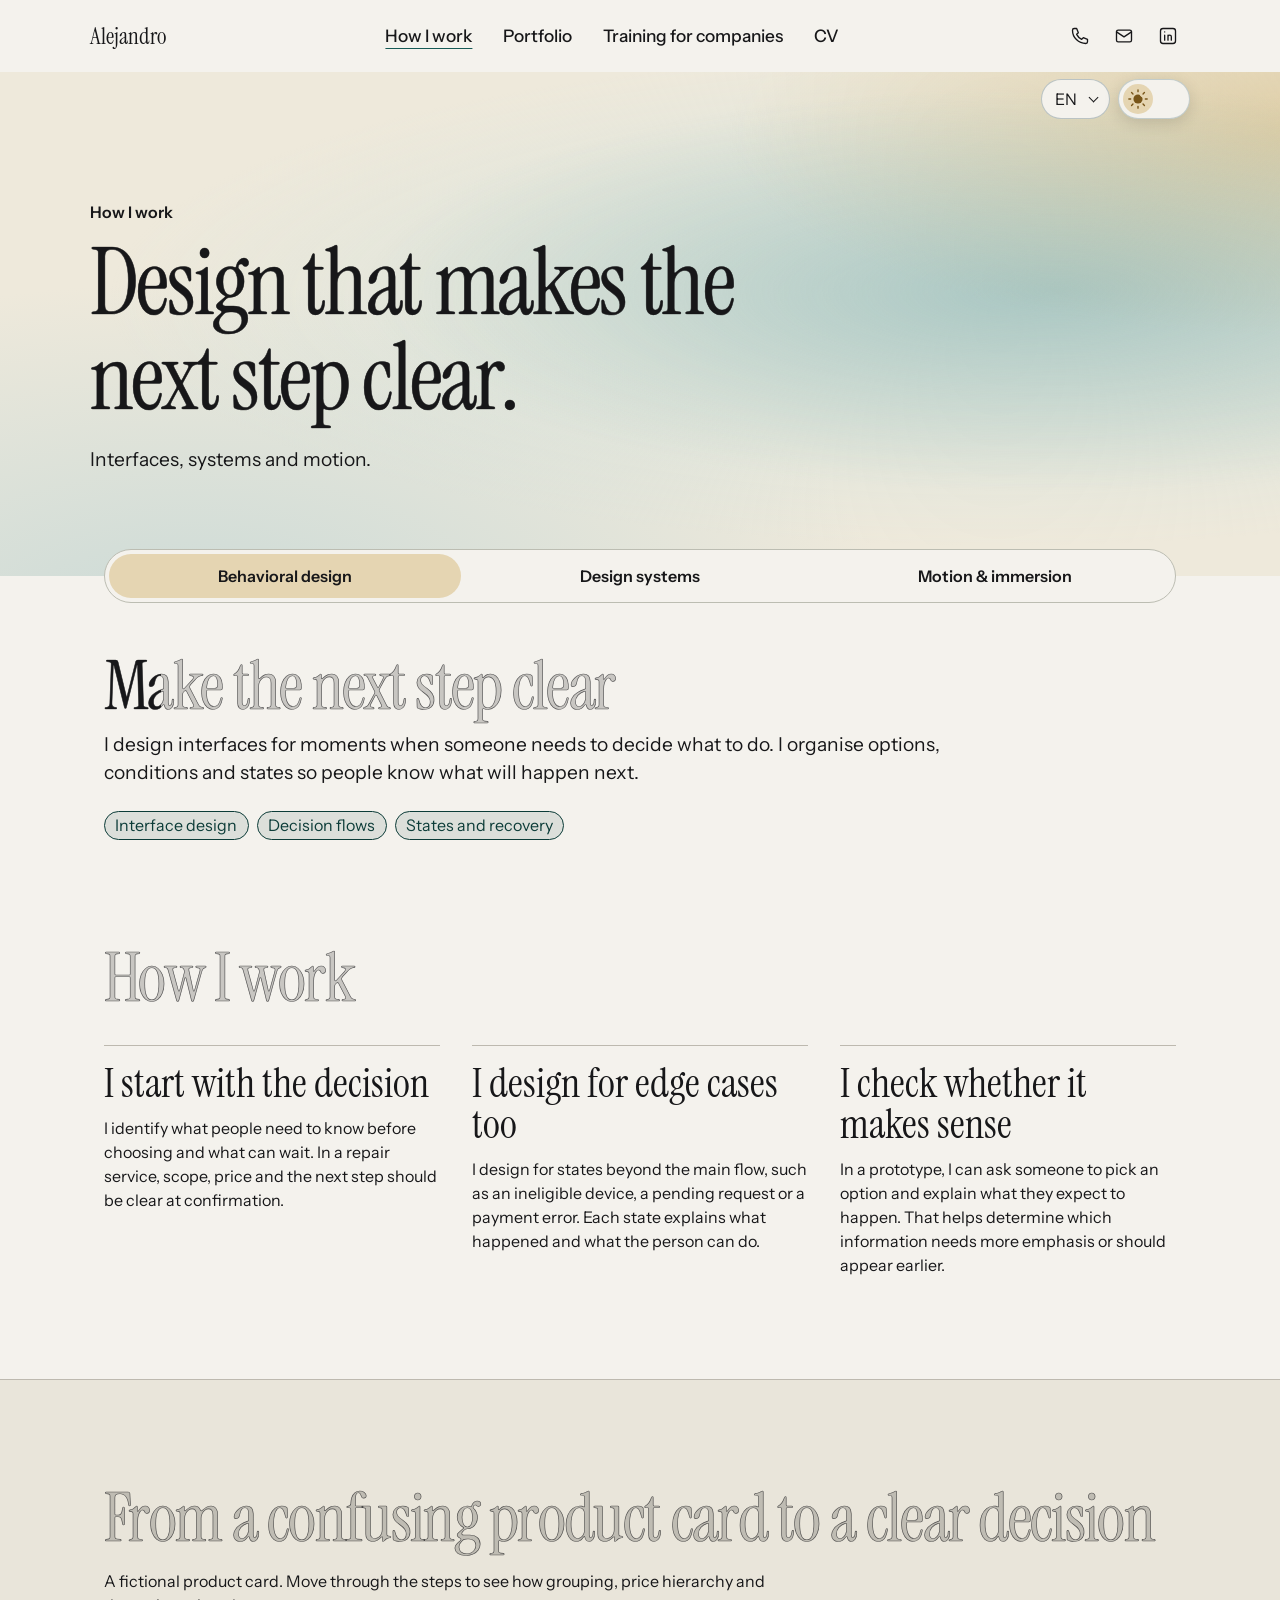
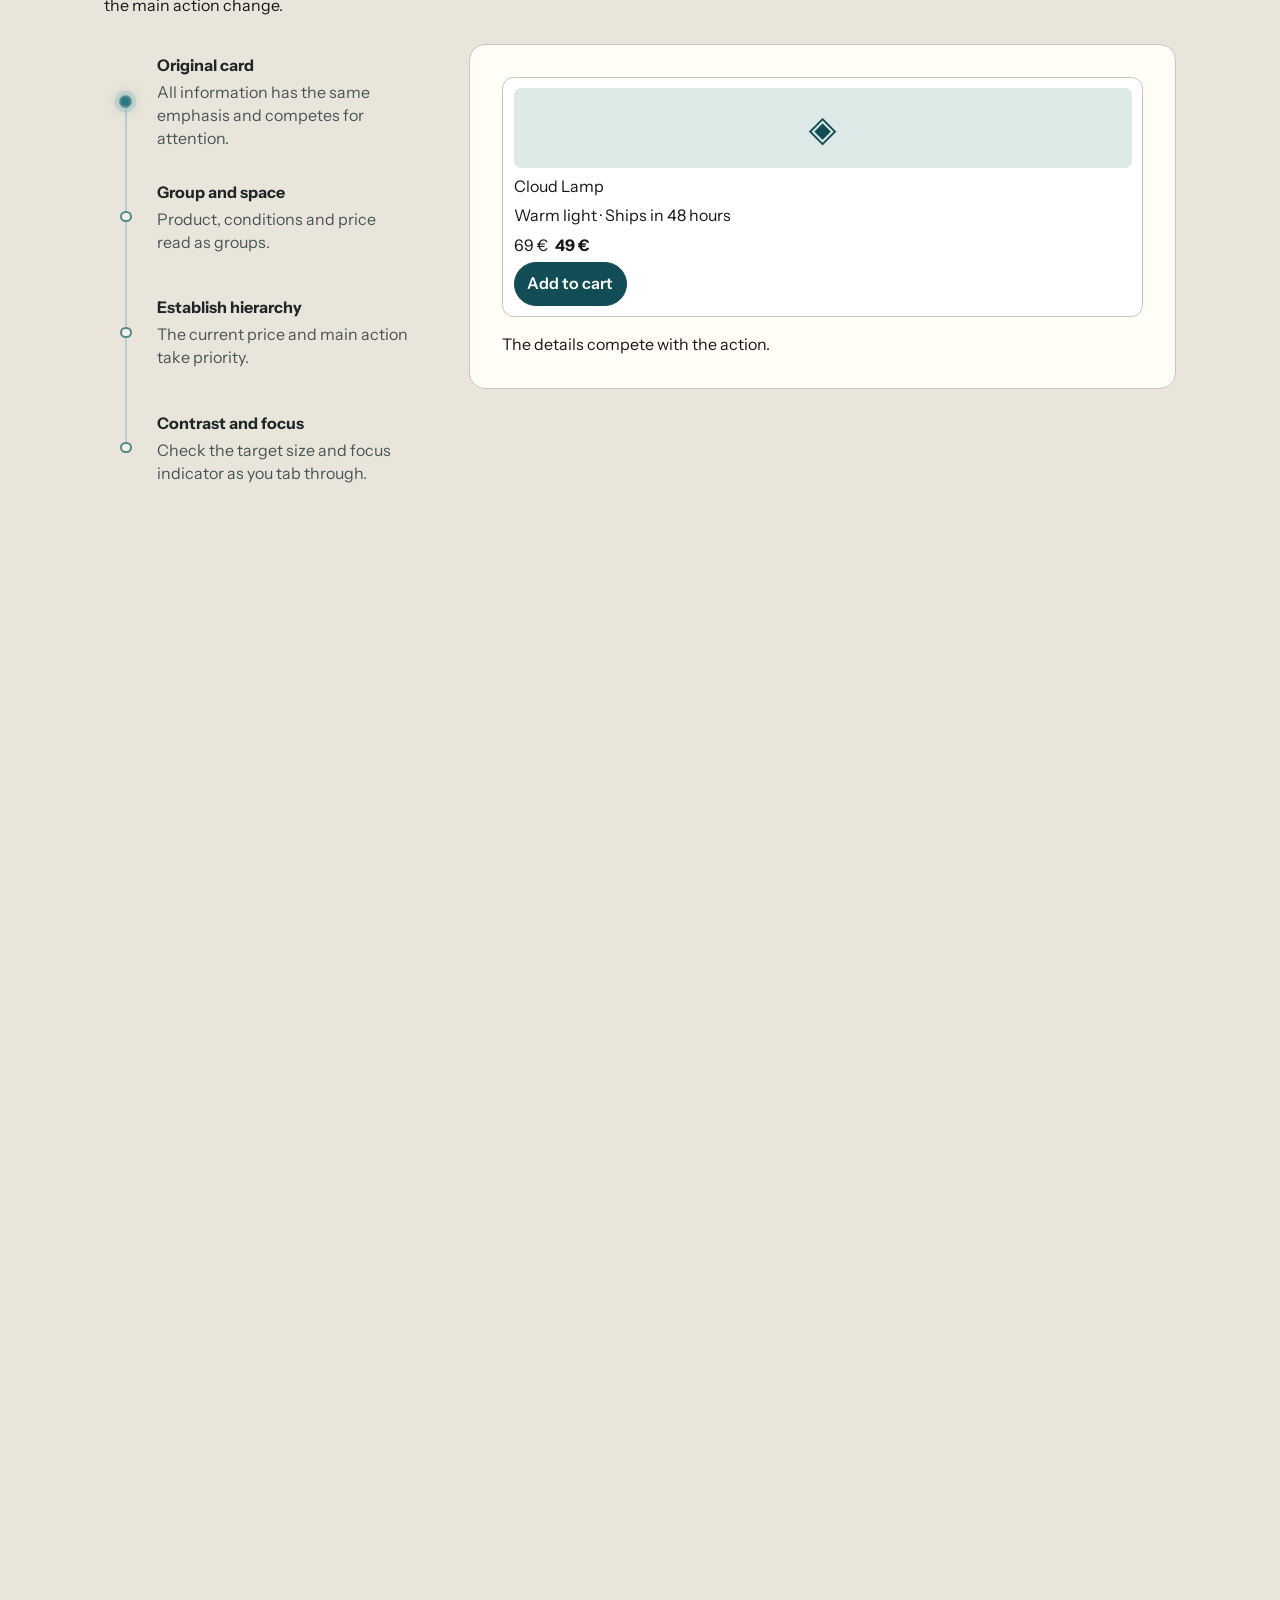
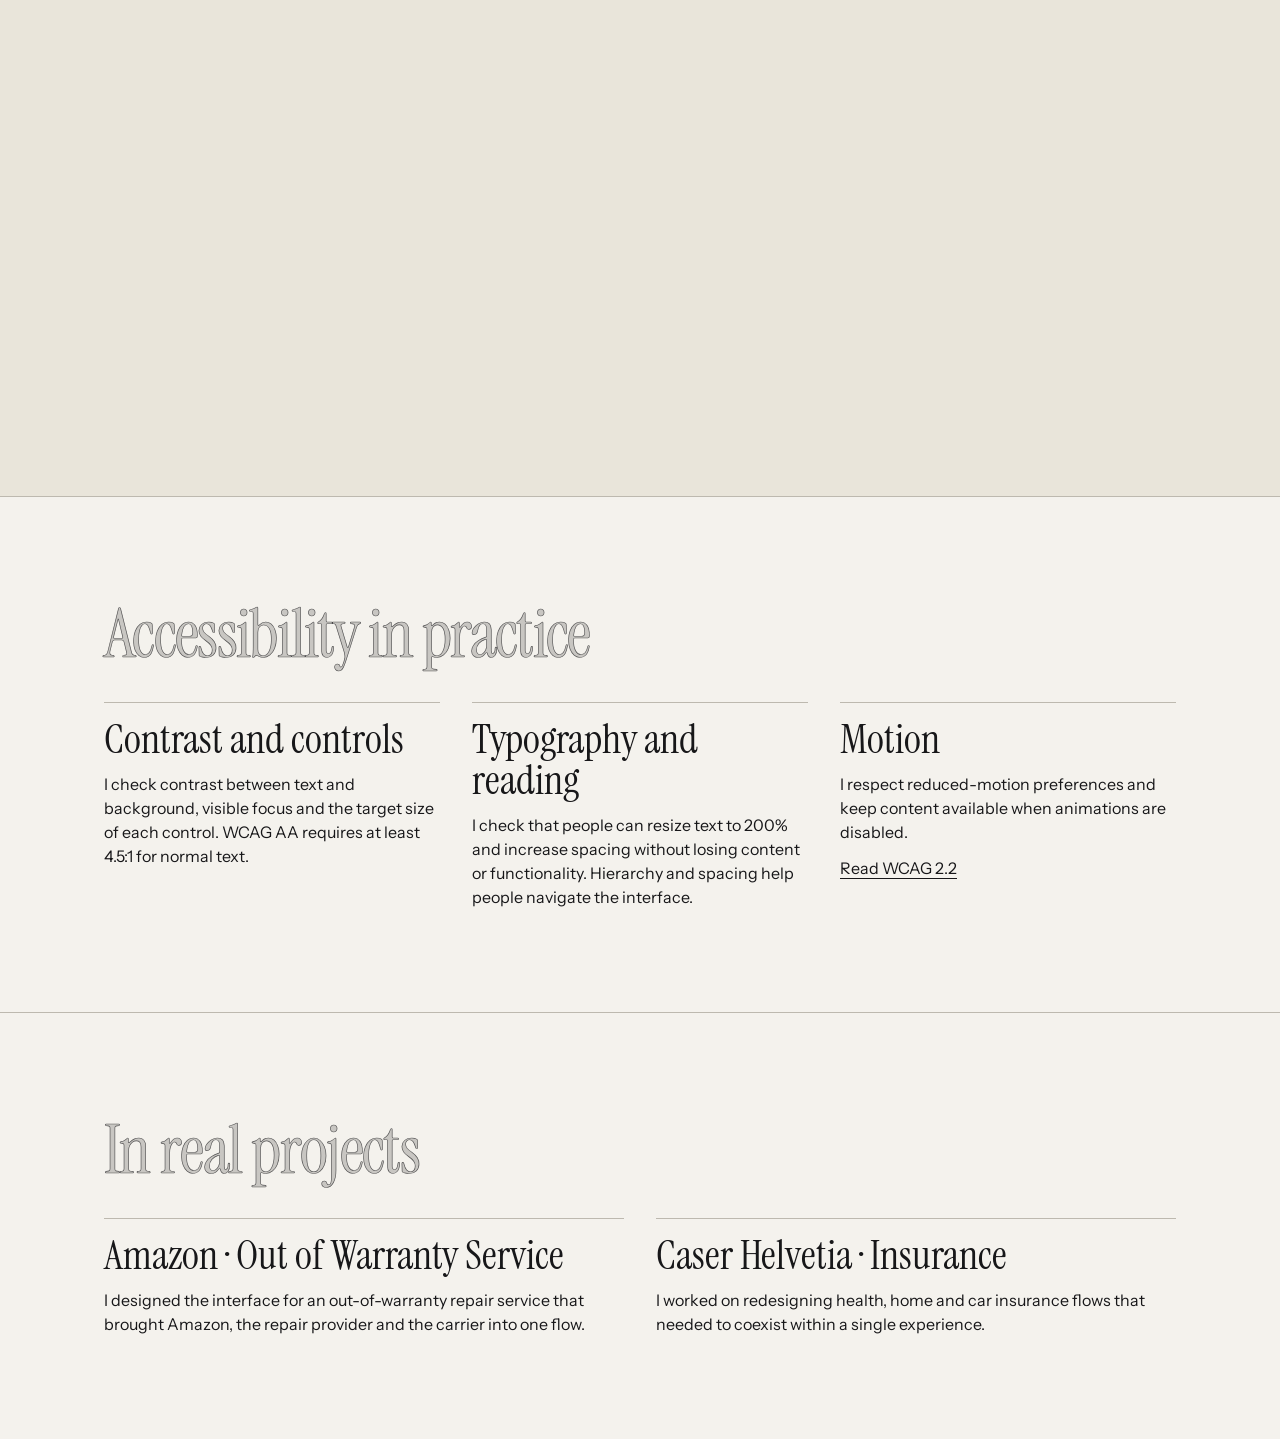
<file: como-trabajo/index.html>
<!doctype html>
<html lang="es">
<head>
<meta charset="utf-8">
<meta name="viewport" content="width=device-width,initial-scale=1">
<title>Cómo trabajo · Alejandro Sánchez Bretones</title>
<link rel="stylesheet" href="https://fonts.googleapis.com/css2?family=Instrument+Sans:wght@400;500;600&family=Instrument+Serif:ital@0;1&display=swap">
<link rel="stylesheet" href="../portfolio.css?v=shared-tags">
<script src="../site-preferences.js?v=floating-prefs"></script>
<script defer src="../portfolio-interactions.js?v=contact-icons"></script>
<script type="module" src="../portfolio-art.js?v=hero-v2"></script>
<link rel="stylesheet" href="../case-studies.css?v=section-padding">
<script defer src="../scroll-demos.js?v=2"></script>
<link rel="stylesheet" href="../curriculum/cv.css?v=shared-tags">
<script defer src="../section-headings.js?v=3"></script>
</head>
<body class="detail compact-program-site">
<header id="inicio" class="site-header"><a class="site-name" href="../#inicio">Alejandro</a><nav aria-label="Navegación principal"><a href="./" aria-current="page">Cómo trabajo</a><a href="../portfolio/">Portfolio</a><a href="../formaciones-a-empresas/">Formaciones a empresas</a><a href="../curriculum/">CV</a></nav><div class="site-contact-icons"><a href="tel:+34648246290" aria-label="Llamar"><svg viewBox="0 0 24 24" fill="none" stroke="currentColor" stroke-width="1.6" stroke-linecap="round" stroke-linejoin="round" aria-hidden="true"><path d="M8 3H5a2 2 0 0 0-2 2c0 8.8 7.2 16 16 16a2 2 0 0 0 2-2v-3l-5-2-2 2a13 13 0 0 1-6-6l2-2z"/></svg></a><a href="mailto:alejandrosanchezbretones@gmail.com" aria-label="Enviar correo"><svg viewBox="0 0 24 24" fill="none" stroke="currentColor" stroke-width="1.6" stroke-linecap="round" stroke-linejoin="round" aria-hidden="true"><rect x="3" y="5" width="18" height="14" rx="2"/><path d="m3 7 9 6 9-6"/></svg></a><a href="https://www.linkedin.com/in/alejandrosanchezbretones/" aria-label="LinkedIn"><svg viewBox="0 0 24 24" fill="none" stroke="currentColor" stroke-width="1.6" stroke-linecap="round" stroke-linejoin="round" aria-hidden="true"><rect x="3" y="3" width="18" height="18" rx="3"/><path d="M8 11v6m0-10v.1m4 9.9v-6m0 2a2 2 0 0 1 4 0v4"/></svg></a></div></header>
<main class="compact-program-page">
  <header class="cv-hero interior-hero"><div class="wrap cv-hero-inner"><div>
  <span class="hero-label"><span lang="es">Cómo trabajo</span><span lang="en">How I work</span></span>
  <h1 class="scroll-heading"><span lang="es">Diseño para que el siguiente paso esté claro.</span><span lang="en">Design that makes the next step clear.</span></h1>
  <p><span lang="es">Interfaces, sistemas y movimiento.</span><span lang="en">Interfaces, systems and motion.</span></p>
</div><canvas class="hero-art" data-interior-hero-art="work" aria-hidden="true"></canvas></div></header>
  <div class="program-selector-shell wrap">
<nav class="program-selector" data-program-selector aria-label="Especialidades" style="--segments:3">
    <a data-program="ui-behavioral-design" href="?tema=ui-behavioral-design"><span lang="es">Behavioral design</span><span lang="en">Behavioral design</span></a>
    <a data-program="sistemas-de-diseno" href="?tema=sistemas-de-diseno"><span lang="es">Sistemas de diseño</span><span lang="en">Design systems</span></a>
    <a data-program="motion-e-inmersion" href="?tema=motion-e-inmersion"><span lang="es">Motion e inmersión</span><span lang="en">Motion & immersion</span></a>
  </nav>
  </div>
  <section id="ui-behavioral-design" aria-label="Behavioral design">
<section class="program-intro"><div class="wrap"><h2 class="scroll-heading">Que el siguiente paso esté claro</h2><p class="lead">Diseño interfaces para momentos en los que una persona necesita decidir qué hacer. Ordeno opciones, condiciones y estados para que pueda actuar con una idea clara de lo que viene después.</p><ul class="tags"><li>Diseño de interfaz</li><li>Flujos de decisión</li><li>Estados y recuperación</li></ul></div></section>
  <section class="detail-section"><div class="wrap"><h2 class="scroll-heading">Cómo trabajo</h2><div class="story-grid"><article><h3>Empiezo por la decisión</h3><p>Identifico qué necesita saber la persona antes de elegir y qué información puede esperar. En un servicio de reparación, el alcance, el precio y el siguiente paso deben quedar claros en el momento de confirmar.</p></article><article><h3>Diseño también las excepciones</h3><p>Trabajo los estados que suelen quedar fuera del flujo principal: un dispositivo que no cumple las condiciones, una solicitud en espera o un error de pago. Cada estado explica qué ha pasado y qué puede hacer la persona.</p></article><article><h3>Compruebo si se entiende</h3><p>En un prototipo puedo pedir a alguien que elija una opción y explique qué cree que ocurrirá después. Esa respuesta ayuda a decidir qué información necesita más peso o debe aparecer antes.</p></article></div></div></section>
  <section class="detail-section example"><div class="wrap ui-demo-layout"><div><h2 class="scroll-heading">De una ficha confusa a una decisión clara</h2><p>Una tarjeta ficticia. Recorre los pasos o cambia el estado para ver cómo se agrupa la información, gana jerarquía el precio y se distingue la acción.</p></div><div class="scroll-story" data-scroll-story style="--story-steps:3"><div class="scroll-story-stage case-demo-layout"><div><ol class="case-timeline" aria-label="Pasos de la demostración"><li><button type="button" data-story-node="0" aria-controls="ui-behavioral-design-preview" aria-current="step"><span class="case-node" aria-hidden="true"></span><span class="case-step-copy"><strong>Ficha inicial</strong><span>Los datos tienen el mismo peso y compiten entre sí.</span></span></button></li><li><button type="button" data-story-node="1" aria-controls="ui-behavioral-design-preview"><span class="case-node" aria-hidden="true"></span><span class="case-step-copy"><strong>Agrupar y espaciar</strong><span>Producto, condiciones y precio se leen como grupos.</span></span></button></li><li><button type="button" data-story-node="2" aria-controls="ui-behavioral-design-preview"><span class="case-node" aria-hidden="true"></span><span class="case-step-copy"><strong>Dar jerarquía</strong><span>El precio vigente y la acción ganan prioridad.</span></span></button></li><li><button type="button" data-story-node="3" aria-controls="ui-behavioral-design-preview"><span class="case-node" aria-hidden="true"></span><span class="case-step-copy"><strong>Contraste y foco</strong><span>Comprueba el tamaño del área pulsable y el foco al navegar con Tab.</span></span></button></li></ol><p class="case-mobile-step" aria-hidden="true"><strong>Ficha inicial</strong><span>Los datos tienen el mismo peso y compiten entre sí.</span></p></div><div class="demo-tool" id="ui-behavioral-design-preview" data-demo="ui"><article class="product-card" data-preview data-step="0"><div class="product-image" aria-hidden="true">◈</div><strong class="product-name">Lámpara Nube</strong><span class="product-meta">Luz cálida · Envío en 48 h</span><div class="product-price"><span class="old-price">69 €</span><strong class="current-price">49 €</strong></div><button type="button" class="demo-action product-cta">Añadir al carrito</button></article><p class="demo-caption" data-caption aria-live="polite">Los datos compiten con la acción.</p></div></div><div class="scroll-story-distance" aria-hidden="true"></div></div></div></section>
  <section class="detail-section"><div class="wrap"><h2 class="scroll-heading">Accesibilidad en la práctica</h2><div class="story-grid">
    <article><h3>Contraste y controles</h3><p>Compruebo el contraste entre texto y fondo, el foco visible y el área pulsable de cada control. Para texto normal, WCAG AA pide un contraste de al menos 4,5:1.</p></article>
    <article><h3>Tipografía y lectura</h3><p>Compruebo que se pueda ampliar el texto al 200 % y aumentar su espaciado sin perder contenido ni funcionalidad. La jerarquía y el espacio ayudan a recorrer la interfaz.</p></article>
    <article><h3>Movimiento</h3><p>Respeto la preferencia de movimiento reducido y mantengo accesible el contenido cuando se desactivan las animaciones.</p><p><a href="https://www.w3.org/TR/WCAG22/">Consultar WCAG 2.2</a></p></article>
  </div></div></section>
  <section class="detail-section"><div class="wrap"><h2 class="scroll-heading">En proyectos reales</h2><div class="case-grid"><article><h3>Amazon · Out of Warranty Service</h3><p>Diseñé la interfaz de un servicio de reparación fuera de garantía que reunía en un mismo recorrido a Amazon, el servicio técnico y la empresa de paquetería.</p></article><article><h3>Caser Helvetia · Seguros</h3><p>Trabajé en el rediseño de procesos e interfaces de salud, hogar y auto, con flujos que tenían que convivir dentro de una misma experiencia.</p></article></div></div></section>
  </section>
  <section id="sistemas-de-diseno" aria-label="Sistemas de diseño">
<section class="program-intro"><div class="wrap"><h2 class="scroll-heading">Una base común para productos distintos</h2><p class="lead">Diseño sistemas que permiten compartir componentes, patrones y criterios entre productos o unidades de negocio, con espacio para que cada marca y cada servicio tengan sus propias necesidades.</p><ul class="tags"><li>Gobernanza</li><li>Componentes y variantes</li><li>Sistemas multiproducto</li></ul></div></section>
  <section class="detail-section"><div class="wrap"><h2 class="scroll-heading">Cómo trabajo</h2><div class="story-grid"><article><h3>Defino qué merece ser común</h3><p>Reviso qué comportamientos se repiten entre productos. Un estado de confirmación puede compartir estructura, accesibilidad y reglas aunque el color, el texto o los pasos previos dependan de cada marca.</p></article><article><h3>Hago explícito qué puede variar</h3><p>Organizo los componentes para que una variante de marca sea una decisión reconocible. Los equipos pueden adaptar identidad y contenido manteniendo patrones compartidos de interacción.</p></article><article><h3>Acompaño la adopción</h3><p>Alineo prioridades con cliente y desarrollo, documento estados y excepciones, y planteo cómo introducir el sistema en productos que ya están en marcha. La gobernanza define quién revisa los cambios y cómo llegan al resto.</p></article></div></div></section>
  <section class="detail-section example"><div class="wrap "><div><h2 class="scroll-heading">Un componente, tres marcas</h2><p>Cambia de marca para ver cómo los tokens de color, espaciado, radio y tipografía transforman la misma tarjeta. Su contenido y su estructura se comparten.</p></div><div class="scroll-story" data-scroll-story style="--story-steps:2"><div class="scroll-story-stage case-demo-layout"><div><ol class="case-timeline" aria-label="Pasos de la demostración"><li><button type="button" data-story-node="0" aria-controls="sistemas-de-diseno-preview" aria-current="step"><span class="case-node" aria-hidden="true"></span><span class="case-step-copy"><strong>Marca 1</strong><span>Azul petróleo, espaciado medio y tipografía sans.</span></span></button></li><li><button type="button" data-story-node="1" aria-controls="sistemas-de-diseno-preview"><span class="case-node" aria-hidden="true"></span><span class="case-step-copy"><strong>Marca 2</strong><span>Tonos cálidos, más espacio y tipografía serif.</span></span></button></li><li><button type="button" data-story-node="2" aria-controls="sistemas-de-diseno-preview"><span class="case-node" aria-hidden="true"></span><span class="case-step-copy"><strong>Marca 3</strong><span>Azul intenso, espaciado compacto y esquinas rectas.</span></span></button></li></ol><p class="case-mobile-step" aria-hidden="true"><strong>Marca 1</strong><span>Azul petróleo, espaciado medio y tipografía sans.</span></p></div><div class="demo-tool" id="sistemas-de-diseno-preview" data-demo="brands"><article class="brand-preview" data-preview data-step="0"><strong>Configura tu entrega</strong><span>Elige la franja que mejor te venga.</span><span class="sample-button">Continuar</span></article><p class="demo-caption" data-caption aria-live="polite">Petróleo, espaciado medio y tipografía sans.</p></div></div><div class="scroll-story-distance" aria-hidden="true"></div></div></div></section>
  <section class="detail-section"><div class="wrap"><h2 class="scroll-heading">En proyectos reales</h2><div class="case-grid"><article><h3>Zennio · Sistema multiproducto</h3><p>Creé un sistema de diseño y definí su gobernanza e implementación para dar coherencia a distintos productos, incluidas interfaces domóticas y herramientas internas.</p></article><article><h3>Caser Helvetia · Líneas de negocio</h3><p>Participé en la actualización del sistema de diseño y en flujos de salud, hogar y auto, donde conviven patrones comunes y reglas específicas de cada servicio.</p></article></div></div></section>
  </section>
  <section id="motion-e-inmersion" aria-label="Motion e inmersión">
<section class="program-intro"><div class="wrap"><h2 class="scroll-heading">Movimiento que ayuda a orientarse</h2><p class="lead">Diseño microinteracciones y experiencias web que muestran qué ha cambiado y dónde seguir. Trabajo desde el prototipo hasta la implementación, con especial atención al ritmo, el scroll y el comportamiento en móvil.</p><ul class="tags"><li>Motion e inmersión</li><li>Prototipos</li><li>Webflow</li></ul></div></section>
  <section class="detail-section"><div class="wrap"><h2 class="scroll-heading">Cómo trabajo</h2><div class="story-grid"><article><h3>Doy continuidad a la acción</h3><p>Si una tarjeta cambia de estado, mantengo visible la información que permite reconocerla. La transición conecta el antes y el después y la confirmación sigue siendo legible cuando termina.</p></article><article><h3>Pruebo el ritmo con la interacción real</h3><p>Prototipo la entrada, la salida y los casos en que alguien interrumpe o repite un gesto. En esta web, el relieve señala la rama activa y la misma geometría acompaña el paso entre secciones.</p></article><article><h3>Lo llevo al navegador</h3><p>He desarrollado experiencias en Webflow y trabajado el comportamiento responsive. Ajusto la densidad, la duración y el movimiento según el dispositivo y la preferencia de movimiento reducido.</p></article></div></div></section>
  <section class="detail-section example"><div class="wrap "><div><h2 class="scroll-heading">Enfoca la atención con motion</h2><p>Prueba cómo el movimiento señala contenido relevante, confirma una acción o mantiene el contexto al abrir un detalle.</p></div><div class="scroll-story" data-scroll-story style="--story-steps:2"><div class="scroll-story-stage case-demo-layout"><div><ol class="case-timeline" aria-label="Pasos de la demostración"><li><button type="button" data-story-node="0" aria-controls="motion-e-inmersion-preview" aria-current="step"><span class="case-node" aria-hidden="true"></span><span class="case-step-copy"><strong>Contenido en foco</strong><span>El detalle aparece tras un breve tiempo a la vista.</span></span></button></li><li><button type="button" data-story-node="1" aria-controls="motion-e-inmersion-preview"><span class="case-node" aria-hidden="true"></span><span class="case-step-copy"><strong>Confirmación</strong><span>La respuesta aparece junto a la acción y conserva el contexto.</span></span></button></li><li><button type="button" data-story-node="2" aria-controls="motion-e-inmersion-preview"><span class="case-node" aria-hidden="true"></span><span class="case-step-copy"><strong>Abrir detalle</strong><span>La tarjeta se amplía en su sitio para mostrar más información.</span></span></button></li></ol><p class="case-mobile-step" aria-hidden="true"><strong>Contenido en foco</strong><span>El detalle aparece tras un breve tiempo a la vista.</span></p></div><div class="demo-tool" id="motion-e-inmersion-preview" data-demo="motion"><div class="focus-scene" data-motion-panel="0"><article class="focus-card"><h3>Entrega del dispositivo</h3><p>Elige cuándo podemos recogerlo.</p><div class="extra"><div><p>Disponible de lunes a viernes. Podrás cambiar la franja desde el seguimiento.</p></div></div><button class="demo-action" type="button" data-focus>Mostrar detalle</button></article></div><div data-motion-panel="1" hidden><div class="motion-status-row"><strong>Solicitud de reparación</strong><span class="status" aria-live="polite" data-confirm-state>Lista para enviar</span></div><button class="demo-action" type="button" data-confirm>Enviar solicitud</button></div><div data-motion-panel="2" hidden><article class="focus-card is-near"><h3>Seguimiento de la reparación</h3><div class="extra"><div><p>El dispositivo está en revisión. Te avisaremos cuando esté listo.</p></div></div><button class="demo-action" type="button" data-detail aria-expanded="false">Abrir detalle</button></article></div><p class="demo-caption" data-caption aria-live="polite">Al entrar en foco, la tarjeta crece un poco. Tras 1,5 segundos a la vista muestra más información.</p></div></div><div class="scroll-story-distance" aria-hidden="true"></div></div></div></section>
  <section class="detail-section"><div class="wrap"><h2 class="scroll-heading">En proyectos reales</h2><div class="case-grid"><article><h3>SweetRush · Aprendizaje digital</h3><p>Diseñé y desarrollé experiencias de formación en Webflow. Entre los proyectos del portfolio anterior están It’s about time y una experiencia de onboarding para Manpower.</p></article><article><h3>BBC English Mobile · Web</h3><p>Trabajé en el rediseño y desarrollo en Webflow, además de landings promocionales y comunicaciones por correo.</p></article></div></div></section>
  </section>
  <script>
(() => {
  const links = [...document.querySelectorAll("[data-program-selector] a")];
  if (new URLSearchParams(location.search).get("tema") === "liderazgo-y-formacion") {
    const url = new URL("../formaciones-a-empresas/", location.href);
    url.search = location.search;
    url.searchParams.delete("tema");
    location.replace(url);
    return;
  }
  const panels = links.map(link => document.getElementById(link.dataset.program));

  const selector = links[0].closest("nav");
  const mobile = matchMedia("(max-width:700px)");
  function revealSelection() {
    const selected = selector.querySelector('[aria-current="true"]');
    if (!mobile.matches || !selected) return;
    const bounds = selector.getBoundingClientRect();
    const item = selected.getBoundingClientRect();
    selector.scrollLeft += item.left - bounds.left - (bounds.width - item.width) / 2;
  }
  function select() {
    const url = new URL(location.href);
    const id = url.searchParams.get("tema") || url.hash.slice(1);
    const index = Math.max(0, links.findIndex(link => link.dataset.program === id));
    links.forEach((link, i) => {
      if (i === index) link.setAttribute("aria-current", "true");
      else link.removeAttribute("aria-current");
      panels[i].hidden = i !== index;
    });
    revealSelection();
  }
  links.forEach(link => link.addEventListener("click", event => {
    if (event.button !== 0 || event.metaKey || event.ctrlKey || event.shiftKey || event.altKey) return;
    event.preventDefault();
    const url = new URL(location.href);
    url.searchParams.set("tema", link.dataset.program);
    url.hash = "";
    if (location.href !== url.href) history.pushState(null, "", url);
    select();
  }));
  window.addEventListener("popstate", select);
  window.addEventListener("hashchange", select);
  select();
})();
</script>
</main>
</body>
</html>
</file>
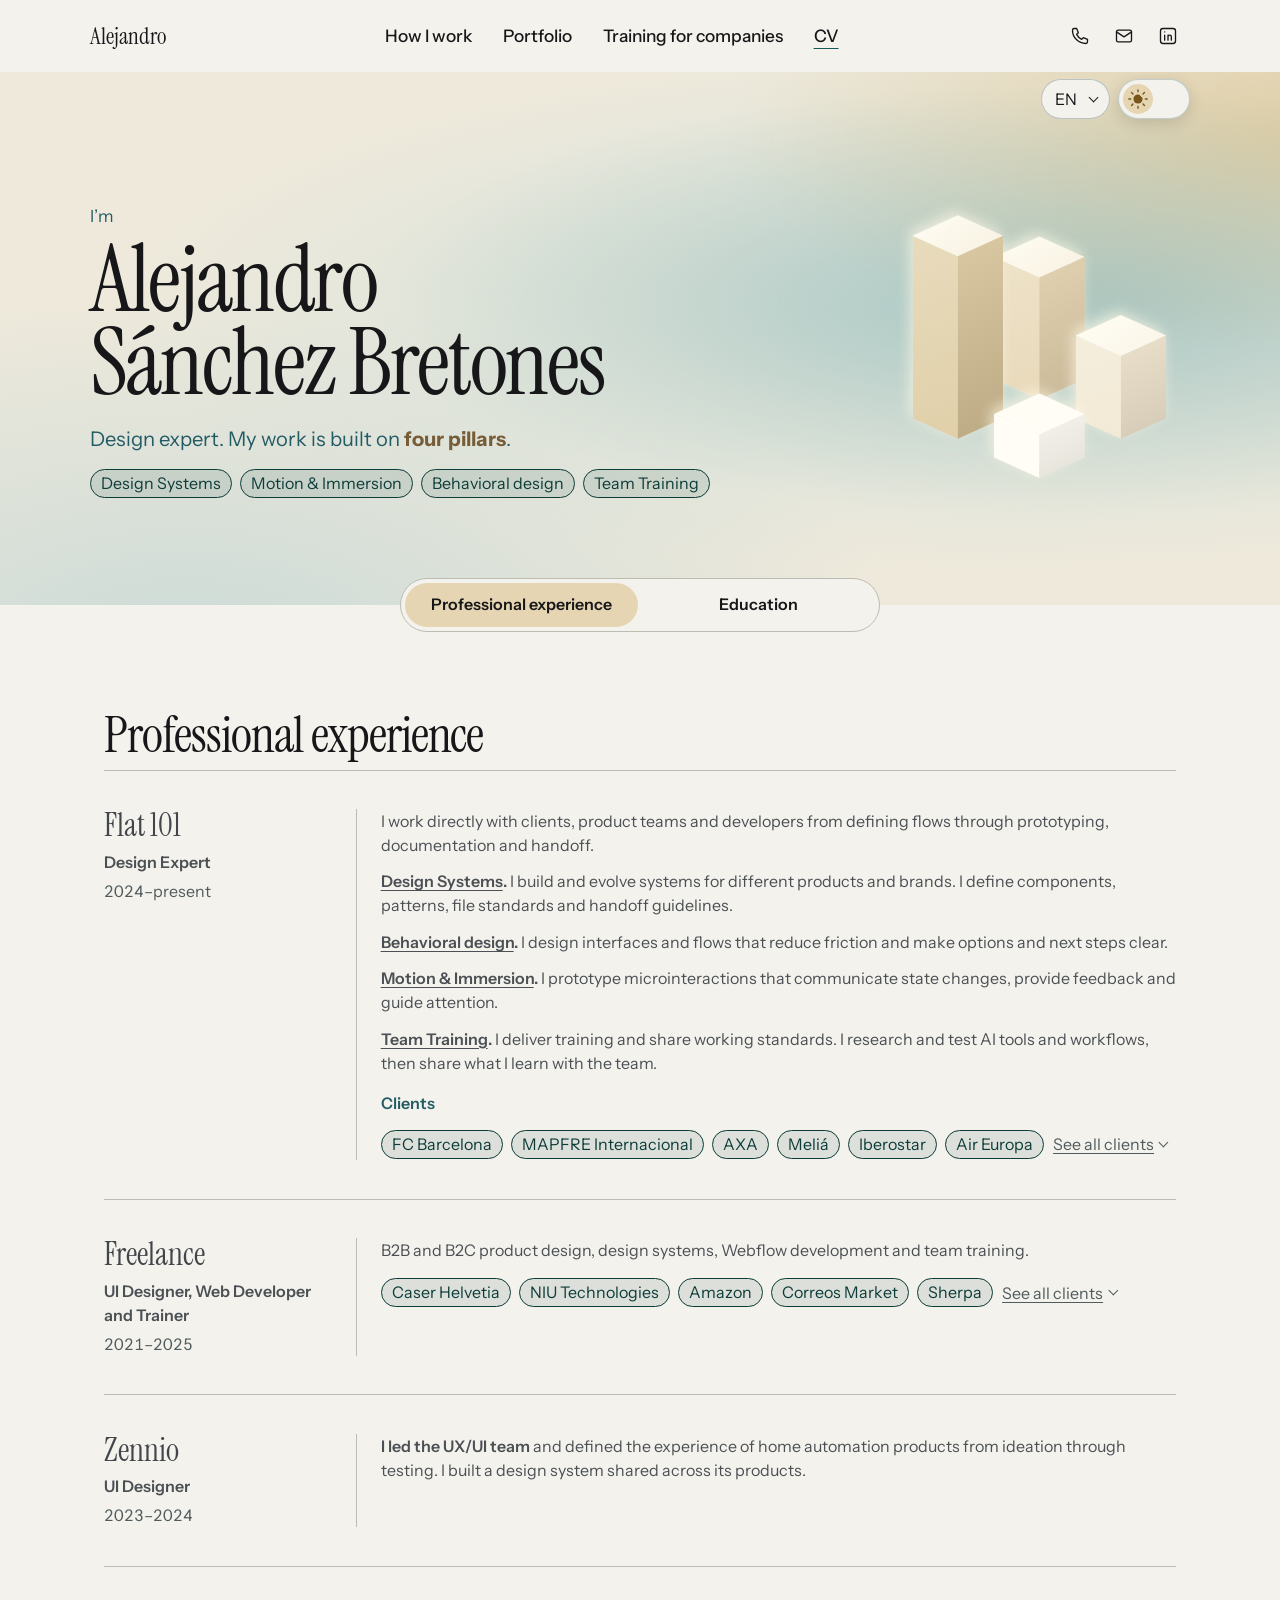
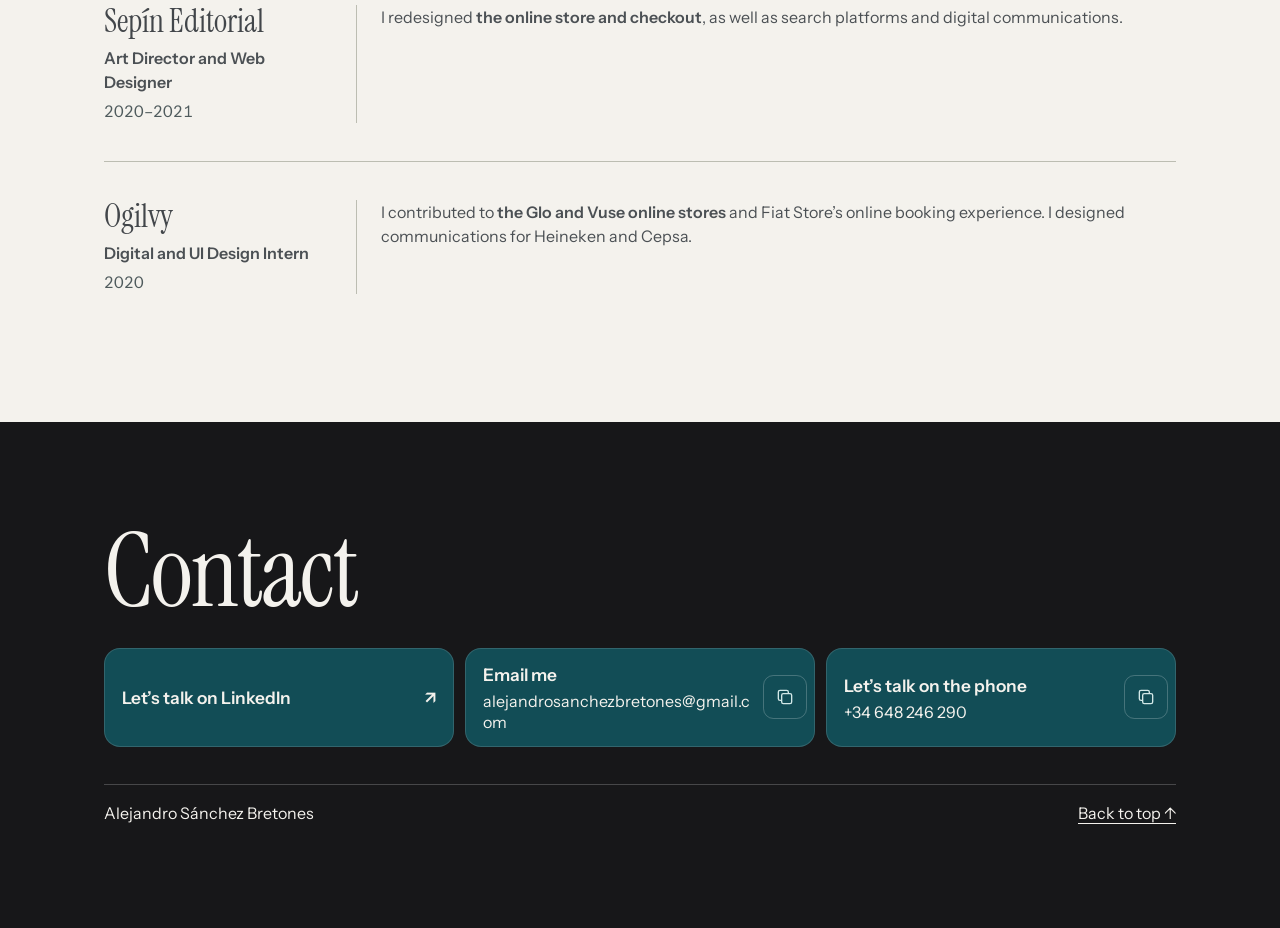
<file: curriculum/index.html>
<!doctype html>
<html lang="es">
<head><meta charset="utf-8"><meta name="viewport" content="width=device-width,initial-scale=1"><title>Currículum · Alejandro Sánchez Bretones</title><meta name="description" content="Experto en diseño · Sistemas de diseño, motion, behavioral design y formación a empresas">
<link rel="stylesheet" href="https://fonts.googleapis.com/css2?family=Instrument+Sans:wght@400;500;600&family=Instrument+Serif&display=swap">
<link rel="stylesheet" href="../portfolio.css?v=shared-tags"><script defer src="../portfolio-interactions.js?v=contact-icons"></script><script src="../site-preferences.js?v=floating-prefs"></script>
<link rel="stylesheet" href="cv.css?v=shared-tags">
<script defer src="profile-scroll.js?v=steady-mobile"></script>
</head>
<body class="detail">
<header id="inicio" class="site-header"><a class="site-name" href="../#inicio">Alejandro</a><nav aria-label="Navegación principal"><a href="../como-trabajo/">Cómo trabajo</a><a href="../portfolio/">Portfolio</a><a href="../formaciones-a-empresas/">Formaciones a empresas</a><a href="../curriculum/" aria-current="page">CV</a></nav><div class="site-contact-icons"><a href="tel:+34648246290" aria-label="Llamar"><svg viewBox="0 0 24 24" fill="none" stroke="currentColor" stroke-width="1.6" stroke-linecap="round" stroke-linejoin="round" aria-hidden="true"><path d="M8 3H5a2 2 0 0 0-2 2c0 8.8 7.2 16 16 16a2 2 0 0 0 2-2v-3l-5-2-2 2a13 13 0 0 1-6-6l2-2z"/></svg></a><a href="mailto:alejandrosanchezbretones@gmail.com" aria-label="Enviar correo"><svg viewBox="0 0 24 24" fill="none" stroke="currentColor" stroke-width="1.6" stroke-linecap="round" stroke-linejoin="round" aria-hidden="true"><rect x="3" y="5" width="18" height="14" rx="2"/><path d="m3 7 9 6 9-6"/></svg></a><a href="https://www.linkedin.com/in/alejandrosanchezbretones/" aria-label="LinkedIn"><svg viewBox="0 0 24 24" fill="none" stroke="currentColor" stroke-width="1.6" stroke-linecap="round" stroke-linejoin="round" aria-hidden="true"><rect x="3" y="3" width="18" height="18" rx="3"/><path d="M8 11v6m0-10v.1m4 9.9v-6m0 2a2 2 0 0 1 4 0v4"/></svg></a></div></header>
<main class="cv">
  <section class="cv-hero" aria-labelledby="cv-name">
    <div class="wrap cv-hero-inner">
      <div><span class="cv-kicker">Soy</span><h1 id="cv-name">Alejandro Sánchez Bretones</h1><p><span>Experto de diseño.</span> <span>Baso mi trayectoria en</span> <strong class="cv-hero-pillar-copy">cuatro pilares</strong>.</p><ul class="cv-hero-tags"><li>Sistemas de diseño</li><li>Motion e inmersión</li><li>Behavioral design</li><li>Formación de equipos</li></ul></div>
      <div class="cv-pillars" aria-hidden="true"><span class="cv-pillar cv-pillar-back"><i></i></span><span class="cv-pillar cv-pillar-left"><i></i></span><span class="cv-pillar cv-pillar-right"><i></i></span><span class="cv-pillar cv-pillar-front"><i></i></span></div>
    </div>
  </section>
  <div class="wrap">
    <div class="program-selector-shell">
    <div class="cv-section-switch" data-cv-switch hidden>
      <span class="cv-section-indicator" aria-hidden="true"></span>
      <button type="button" id="cv-experience-tab" aria-controls="cv-experience">Experiencia profesional</button>
      <button type="button" id="cv-education-tab" aria-controls="cv-education">Formación</button>
    </div>
    </div>
    <section class="cv-section cv-switch-panel" id="cv-experience" aria-labelledby="experiencia">
      <h2 id="experiencia">Experiencia profesional</h2>
      <article class="cv-row">
        <header><h3>Flat 101</h3><p class="cv-role">Experto de Diseño</p><p class="cv-date">2024–actualidad</p></header>
        <div class="cv-copy"><p>Trabajo directamente con clientes y equipos de producto y desarrollo, desde la definición de flujos hasta el prototipado, la documentación y la entrega.</p>
<p><strong><a href="../como-trabajo/?tema=sistemas-de-diseno">Sistemas de diseño</a>.</strong> <span>Creo y evoluciono sistemas para distintos productos y marcas. Defino componentes, patrones y estándares de archivo y entrega.</span></p>
<p><strong><a href="../como-trabajo/?tema=ui-behavioral-design">Behavioral design</a>.</strong> <span>Diseño interfaces y flujos que reducen fricción y ayudan a entender qué opciones hay y qué ocurre después.</span></p>
<p><strong><a href="../como-trabajo/?tema=motion-e-inmersion">Motion e inmersión</a>.</strong> <span>Prototipo microinteracciones para comunicar cambios de estado, dar feedback y orientar la atención.</span></p>
<p><strong><a href="../formaciones-a-empresas/">Formación de equipos</a>.</strong> <span>Imparto formación y comparto criterios de trabajo. Investigo y pruebo herramientas y flujos con IA para trasladar lo aprendido al equipo.</span></p><h4 id="flat-clientes" class="cv-client-heading">Clientes</h4>
          <ul class="cv-clients cv-clients-flat" aria-labelledby="flat-clientes"><li>FC Barcelona</li><li>MAPFRE Internacional</li><li>AXA</li><li>Meliá</li><li>Iberostar</li><li>Air Europa</li><li>Globalia</li><li>Hiperbaric</li><li>Privalia Mexico</li><li>MAPFRE España</li><li>Direct Seguros</li><li>Verti</li><li>Game</li><li>Multiópticas</li><li>MO</li><li>Universidad Europea</li><li>Anaya</li><li>Alianza Editorial</li><li>Adams Formación</li><li>CEF</li><li>Pádel Nuestro</li><li>Madrid Hi-Fi</li><li>Safe Family</li><li>ELK</li><li class="cv-client-control" hidden><button type="button" aria-expanded="false" data-client-toggle><span>Ver todos los clientes</span><i aria-hidden="true"></i></button></li></ul></div>
      </article>
<article class="cv-row">
        <header><h3>Freelance</h3><p class="cv-role">Diseñador UI, desarrollador web y formador</p><p class="cv-date">2021–2025</p></header>
        <div class="cv-copy"><p>Diseño de productos B2B y B2C, sistemas de diseño, desarrollo en Webflow y formación a equipos.</p><ul class="cv-clients cv-clients-freelance" aria-label="Clientes"><li>Caser Helvetia</li><li>NIU Technologies</li><li>Amazon</li><li>Correos Market</li><li>Sherpa</li><li>Manpower</li><li>BBC English Mobile</li><li>SweetRush</li><li class="cv-client-control" hidden><button type="button" aria-expanded="false" data-client-toggle><span>Ver todos los clientes</span><i aria-hidden="true"></i></button></li></ul></div>
      </article>
<article class="cv-row">
        <header><h3>Zennio</h3><p class="cv-role">Diseñador UI</p><p class="cv-date">2023–2024</p></header>
        <div class="cv-copy"><p><strong>Lideré el equipo UX/UI</strong> y definí la experiencia de productos de domótica desde la ideación hasta las pruebas. Creé un sistema de diseño común para sus productos.</p></div>
      </article>
<article class="cv-row">
        <header><h3>Sepín Editorial</h3><p class="cv-role">Director de Arte y Diseñador Web</p><p class="cv-date">2020–2021</p></header>
        <div class="cv-copy"><p>Rediseñé <strong>la tienda online y el proceso de pago</strong><span>, las plataformas de consulta y las comunicaciones digitales.</span></p></div>
      </article>
<article class="cv-row">
        <header><h3>Ogilvy</h3><p class="cv-role">Diseñador Digital y UI en prácticas</p><p class="cv-date">2020</p></header>
        <div class="cv-copy"><p>Colaboré en <strong>los comercios electrónicos de Glo y Vuse</strong> y en las reservas online de Fiat Store. Diseñé comunicaciones para Heineken y Cepsa.</p></div>
      </article>
    </section>
    <div class="cv-switch-panel" id="cv-education">
    <section class="cv-section" aria-labelledby="formacion">
      <h2 id="formacion">Formación</h2>
      <article class="cv-row cv-education"><header><h3>Sistemas de diseño</h3><p class="cv-date">2024</p></header><div class="cv-copy"><p>Marcel School</p></div></article>
<article class="cv-row cv-education"><header><h3>Behavioral Design</h3><p class="cv-date">2024</p></header><div class="cv-copy"><p>Behavioral School, con Dani Solana</p></div></article>
<article class="cv-row cv-education"><header><h3>Industria 4.0, IoT e IA</h3><p class="cv-date">2020–2021</p></header><div class="cv-copy"><p>Samsung University y Universidad Politécnica de Madrid. Beca Samsung.</p></div></article>
<article class="cv-row cv-education"><header><h3>Bootcamp de Diseño UX/UI</h3><p class="cv-date">2020</p></header><div class="cv-copy"><p>Ironhack Madrid. Beca Deliveroo.</p></div></article>
<article class="cv-row cv-education"><header><h3>Dirección y Gestión de Marketing Digital y Social Media</h3><p class="cv-date">2019–2020</p></header><div class="cv-copy"><p>ENYD y Universidad Europea Miguel de Cervantes.</p></div></article>
<article class="cv-row cv-education"><header><h3>Doble grado en Ingeniería de Diseño Industrial y Desarrollo de Productos y Bellas Artes</h3><p class="cv-date">2014–2020</p></header><div class="cv-copy"><p>Universidad Antonio de Nebrija. Intercambio en el Tecnológico de Monterrey, Campus Puebla, con una beca Santander.</p></div></article>
    </section>
    <section class="cv-section cv-education-tools" aria-labelledby="herramientas">
      <h2 id="herramientas">Herramientas e idiomas</h2>
      <div class="cv-skills"><div><h3>Diseño y prototipado</h3><p>Figma, prototipado interactivo, motion, microinteracciones e IA aplicada al diseño.</p></div>
<div><h3>Desarrollo web</h3><p>Webflow, HTML, CSS y JavaScript básico.</p></div>
<div><h3>Idiomas</h3><p>Inglés C1, francés A2 y japonés A1.</p></div></div>
    </section>
    </div>
  </div>
</main>
<footer class="site-footer cv-footer" id="contacto">
  <div class="footer-inner">
    <h2>Contacto</h2>
    <nav class="contact-blocks contact-cards" aria-label="Opciones de contacto">
      <a href="https://www.linkedin.com/in/alejandrosanchezbretones/"><span class="contact-label"><span lang="es">Hablemos en LinkedIn</span><span lang="en">Let’s talk on LinkedIn</span></span><span aria-hidden="true">↗</span></a>
      <div class="contact-item">
        <a href="mailto:alejandrosanchezbretones@gmail.com"><span class="contact-label"><span lang="es">Escríbeme por correo</span><span lang="en">Email me</span><small class="contact-value">alejandrosanchezbretones@gmail.com</small></span></a>
        <button type="button" class="contact-copy" data-copy-contact data-copied-es="Correo copiado" data-copied-en="Email address copied" aria-label="Copiar correo electrónico" hidden><svg viewBox="0 0 24 24" fill="none" stroke="currentColor" stroke-width="1.6" aria-hidden="true"><rect x="8" y="8" width="12" height="12" rx="2"/><path d="M16 8V6a2 2 0 0 0-2-2H6a2 2 0 0 0-2 2v8a2 2 0 0 0 2 2h2"/></svg></button>
      </div>
      <div class="contact-item">
        <a href="tel:+34648246290"><span class="contact-label"><span lang="es">Hablemos en una llamada</span><span lang="en">Let’s talk on the phone</span><small class="contact-value">+34 648 246 290</small></span></a>
        <button type="button" class="contact-copy" data-copy-contact data-copied-es="Teléfono copiado" data-copied-en="Phone number copied" aria-label="Copiar número de teléfono" hidden><svg viewBox="0 0 24 24" fill="none" stroke="currentColor" stroke-width="1.6" aria-hidden="true"><rect x="8" y="8" width="12" height="12" rx="2"/><path d="M16 8V6a2 2 0 0 0-2-2H6a2 2 0 0 0-2 2v8a2 2 0 0 0 2 2h2"/></svg></button>
      </div>
    </nav>
    <p class="contact-status home-contact-toast" role="status" aria-live="polite"></p>
    <div class="footer-bottom"><span>Alejandro Sánchez Bretones</span><a href="#inicio">Volver al inicio ↑</a></div>
  </div>
</footer>
<script type="application/json" id="page-translations">
{
  "Experto en diseño · Sistemas de diseño, motion, behavioral design y formación a empresas": "Design expert · Design systems, motion, behavioral design and training for companies",
  "Experto de Diseño": "Design Expert",
  "2024–actualidad": "2024–present",
  "Diseñador UI, desarrollador web y formador": "UI Designer, Web Developer and Trainer",
  "Diseñador UI": "UI Designer",
  "Director de Arte y Diseñador Web": "Art Director and Web Designer",
  "Diseñador Digital y UI en prácticas": "Digital and UI Design Intern",
  "Sistemas de diseño": "Design systems",
  "Behavioral School, con Dani Solana": "Behavioral School, with Dani Solana",
  "Industria 4.0, IoT e IA": "Industry 4.0, IoT and AI",
  "Samsung University y Universidad Politécnica de Madrid. Beca Samsung.": "Samsung University and Universidad Politécnica de Madrid. Samsung scholarship.",
  "Bootcamp de Diseño UX/UI": "UX/UI Design Bootcamp",
  "Ironhack Madrid. Beca Deliveroo.": "Ironhack Madrid. Deliveroo scholarship.",
  "Dirección y Gestión de Marketing Digital y Social Media": "Digital Marketing and Social Media Management",
  "ENYD y Universidad Europea Miguel de Cervantes.": "ENYD and Universidad Europea Miguel de Cervantes.",
  "Doble grado en Ingeniería de Diseño Industrial y Desarrollo de Productos y Bellas Artes": "Dual degree in Industrial Design and Product Development Engineering and Fine Arts",
  "Universidad Antonio de Nebrija. Intercambio en el Tecnológico de Monterrey, Campus Puebla, con una beca Santander.": "Universidad Antonio de Nebrija. Exchange at Tecnológico de Monterrey, Puebla Campus, on a Santander scholarship.",
  "Diseño y prototipado": "Design and prototyping",
  "Figma, prototipado interactivo, motion, microinteracciones e IA aplicada al diseño.": "Figma, interactive prototyping, motion, microinteractions and AI for design.",
  "Desarrollo web": "Web development",
  "Webflow, HTML, CSS y JavaScript básico.": "Webflow, HTML, CSS and basic JavaScript.",
  "Idiomas": "Languages",
  "Inglés C1, francés A2 y japonés A1.": "English C1, French A2 and Japanese A1.",
  "Perfil": "Profile",
  "Experiencia profesional": "Professional experience",
  "Herramientas e idiomas": "Tools and languages",
  "Trabajo directamente con clientes y equipos de producto y desarrollo, desde la definición de flujos hasta el prototipado, la documentación y la entrega.": "I work directly with clients, product teams and developers from defining flows through prototyping, documentation and handoff.",
  "Creo y evoluciono sistemas para distintos productos y marcas. Defino componentes, patrones y estándares de archivo y entrega.": "I build and evolve systems for different products and brands. I define components, patterns, file standards and handoff guidelines.",
  "Diseño interfaces y flujos que reducen fricción y ayudan a entender qué opciones hay y qué ocurre después.": "I design interfaces and flows that reduce friction and make options and next steps clear.",
  "Prototipo microinteracciones para comunicar cambios de estado, dar feedback y orientar la atención.": "I prototype microinteractions that communicate state changes, provide feedback and guide attention.",
  "Imparto formación y comparto criterios de trabajo. Investigo y pruebo herramientas y flujos con IA para trasladar lo aprendido al equipo.": "I deliver training and share working standards. I research and test AI tools and workflows, then share what I learn with the team.",
  "para que las interfaces sean claras y coherentes.": "to make interfaces clear and consistent.",
  "Trabajo con clientes, producto y desarrollo.": "I work with clients, product teams and developers.",
  "También": "I also",
  "formo a equipos de diseño": "train design teams",
  "e investigo cómo integrar la IA en su trabajo.": "and research how to integrate AI into their work.",
  "Behavioral design": "UI & Behavioral Design",
  "Motion e inmersión": "Motion & Immersion",
  "Formación de equipos": "Training design teams",
  "Diseño de productos B2B y B2C, sistemas de diseño, desarrollo en Webflow y formación a equipos.": "B2B and B2C product design, design systems, Webflow development and team training.",
  "Clientes": "Clients",
  "Lideré el equipo UX/UI": "I led the UX/UI team",
  "y definí la experiencia de productos de domótica desde la ideación hasta las pruebas. Creé un sistema de diseño común para sus productos.": "and defined the experience of home automation products from ideation through testing. I built a design system shared across its products.",
  "Rediseñé": "I redesigned",
  "la tienda online y el proceso de pago": "the online store and checkout",
  ", las plataformas de consulta y las comunicaciones digitales.": ", as well as search platforms and digital communications.",
  "Colaboré en": "I contributed to",
  "los comercios electrónicos de Glo y Vuse": "the Glo and Vuse online stores",
  "y en las reservas online de Fiat Store. Diseñé comunicaciones para Heineken y Cepsa.": "and Fiat Store’s online booking experience. I designed communications for Heineken and Cepsa.",
  "Diseño productos digitales combinando": "I design digital products by combining",
  "behavioral design": "behavioral design",
  "motion": "motion",
  "Trabajo con clientes, producto y desarrollo. También formo a equipos de diseño e investigo cómo integrar la IA en su trabajo.": "I work with clients, product teams and developers. I also train design teams and research how to integrate AI into their work.",
  "Experto de diseño": "Design expert",
  "Motion y microinteracciones": "Motion and microinteractions",
  "Behavioral design": "Behavioral design",
  "Sistemas de diseño": "Design Systems",
  "Ver todos los clientes": "See all clients",
  "Ver menos": "See fewer",
  "Soy": "I’m",
  "Experto de diseño. Baso mi trayectoria en cuatro pilares.": "Design expert. Four disciplines underpin my work.",
  "Experto de diseño.": "Design expert.",
  "Baso mi trayectoria en": "My work is built on",
  "cuatro pilares": "four pillars",
  "Diseño": "I design",
  "productos digitales": "digital products",
  "combinando:": "by combining:",
  "para que las": "so that",
  "interfaces sean claras y coherentes": "interfaces are clear and consistent",
  "Trabajo con": "I work with",
  "clientes, producto y desarrollo": "clients, product teams and developers",
  ". También formo a equipos de diseño e investigo cómo integrar la IA en su trabajo.": ". I also train design teams and research how to integrate AI into their work.",
  "Microinteracciones": "Microinteractions",
  "Formación de equipos": "Team Training"
}
</script>
</body></html>
</file>
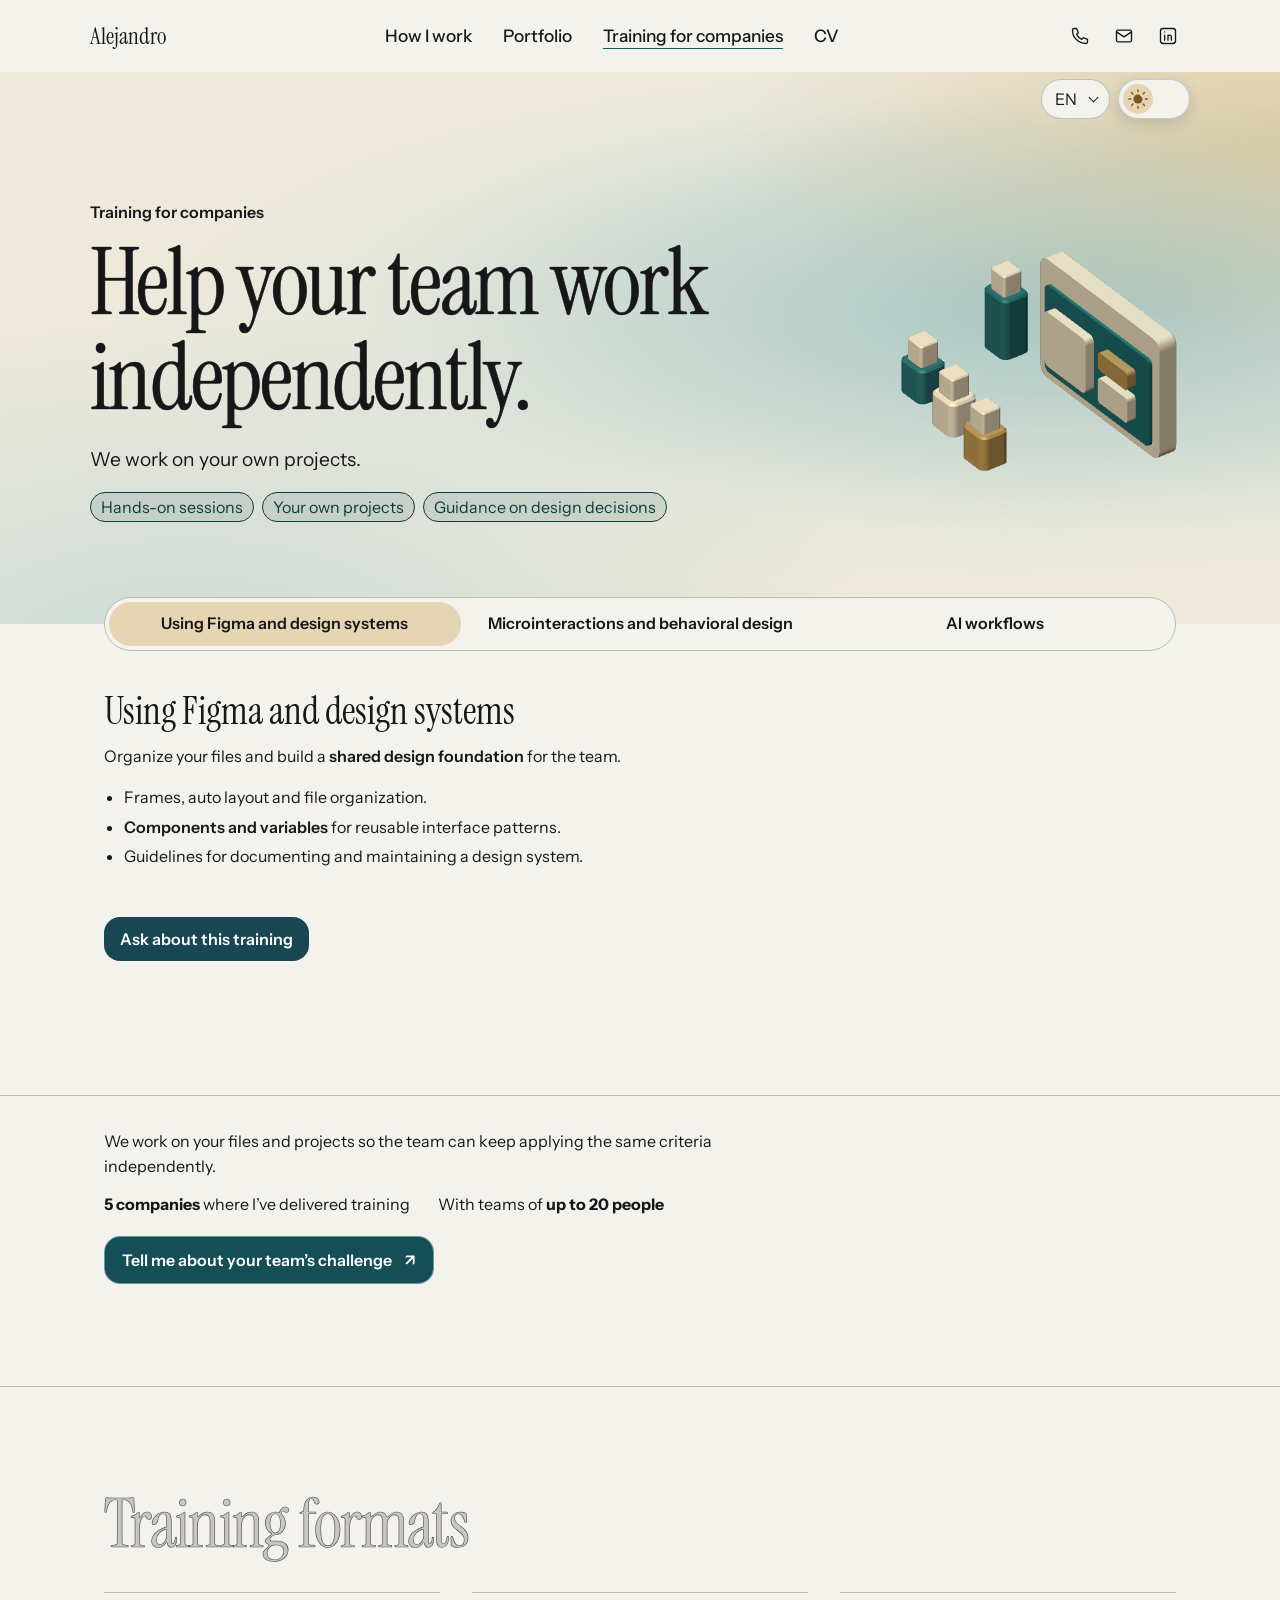
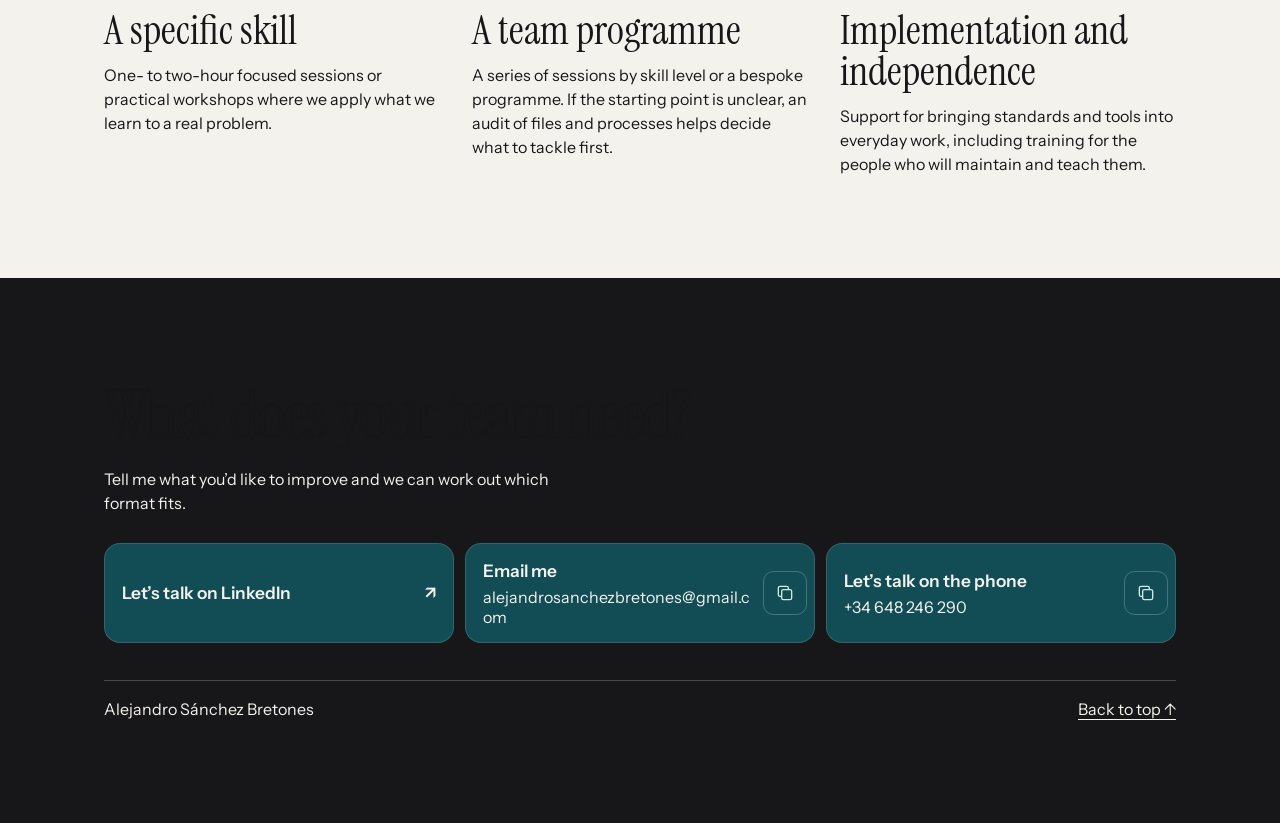
<file: formaciones-a-empresas/index.html>
<!doctype html>
<html lang="es">
<head><meta charset="utf-8"><meta name="viewport" content="width=device-width,initial-scale=1"><title>Formaciones a empresas · Alejandro Sánchez Bretones</title><meta name="description" content="Formación para equipos de diseño que quieren alinear cómo trabajan, revisan y entregan sus proyectos.">
<link rel="stylesheet" href="https://fonts.googleapis.com/css2?family=Instrument+Sans:wght@400;500;600&family=Instrument+Serif&display=swap">
<link rel="stylesheet" href="../portfolio.css?v=shared-tags"><link rel="stylesheet" href="../training.css?v=training-radii"><script defer src="../portfolio-interactions.js?v=contact-icons"></script><script src="../site-preferences.js?v=floating-prefs"></script>
<style>
.training-program{scroll-margin-top:calc(var(--nav-height,4.5rem) + 1rem);margin-block:0 2rem}
.training-program h3{font:400 clamp(1.6rem,3vw,2.6rem)/1.06 var(--display);margin:0 0 .8rem}
.training-program .home-training-content{padding:0}
</style>
<link rel="stylesheet" href="../curriculum/cv.css?v=shared-tags">
<script type="module" src="../portfolio-art.js?v=classroom-rotation"></script>
<script defer src="../section-headings.js?v=3"></script>
</head>
<body class="detail training-page">
<header id="inicio" class="site-header"><a class="site-name" href="../#inicio">Alejandro</a><nav aria-label="Navegación principal"><a href="../como-trabajo/">Cómo trabajo</a><a href="../portfolio/">Portfolio</a><a href="../formaciones-a-empresas/" aria-current="page">Formaciones a empresas</a><a href="../curriculum/">CV</a></nav><div class="site-contact-icons"><a href="tel:+34648246290" aria-label="Llamar"><svg viewBox="0 0 24 24" fill="none" stroke="currentColor" stroke-width="1.6" stroke-linecap="round" stroke-linejoin="round" aria-hidden="true"><path d="M8 3H5a2 2 0 0 0-2 2c0 8.8 7.2 16 16 16a2 2 0 0 0 2-2v-3l-5-2-2 2a13 13 0 0 1-6-6l2-2z"/></svg></a><a href="mailto:alejandrosanchezbretones@gmail.com" aria-label="Enviar correo"><svg viewBox="0 0 24 24" fill="none" stroke="currentColor" stroke-width="1.6" stroke-linecap="round" stroke-linejoin="round" aria-hidden="true"><rect x="3" y="5" width="18" height="14" rx="2"/><path d="m3 7 9 6 9-6"/></svg></a><a href="https://www.linkedin.com/in/alejandrosanchezbretones/" aria-label="LinkedIn"><svg viewBox="0 0 24 24" fill="none" stroke="currentColor" stroke-width="1.6" stroke-linecap="round" stroke-linejoin="round" aria-hidden="true"><rect x="3" y="3" width="18" height="18" rx="3"/><path d="M8 11v6m0-10v.1m4 9.9v-6m0 2a2 2 0 0 1 4 0v4"/></svg></a></div></header>
<main class="compact-program-page">
  <header class="cv-hero interior-hero"><div class="wrap cv-hero-inner"><div>
  <span class="hero-label"><span lang="es">Formaciones a empresas</span><span lang="en">Training for companies</span></span>
  <h1 class="scroll-heading"><span lang="es">Que tu equipo pueda seguir por su cuenta.</span><span lang="en">Help your team work independently.</span></h1>
  <p><span lang="es">Trabajamos sobre vuestros proyectos.</span><span lang="en">We work on your own projects.</span></p>
  <ul class="cv-hero-tags">
    <li><span lang="es">Sesiones prácticas</span><span lang="en">Hands-on sessions</span></li>
    <li><span lang="es">Sobre vuestros proyectos</span><span lang="en">Your own projects</span></li>
    <li><span lang="es">Acompañamiento en decisiones de diseño</span><span lang="en">Guidance on design decisions</span></li>
  </ul>
</div><canvas class="hero-art" data-interior-hero-art="training" aria-hidden="true"></canvas></div></header>
  <section class="detail-section training-catalog home-training" id="programas"><div class="wrap">
    <div class="program-selector-shell">
<nav class="program-selector" data-program-selector aria-label="Formaciones" style="--segments:3">
      <a data-program="figma-sistemas" href="?tema=figma-sistemas"><span lang="es">Uso de Figma y sistemas de diseño</span><span lang="en">Using Figma and design systems</span></a>
      <a data-program="microinteracciones" href="?tema=microinteracciones"><span lang="es">Microinteracciones y Behavioral design</span><span lang="en">Microinteractions and behavioral design</span></a>
      <a data-program="ia-agentes" href="?tema=ia-agentes"><span lang="es">Workflows con IA</span><span lang="en">AI workflows</span></a>
    </nav>
  </div>
    <section class="training-program" id="figma-sistemas">
      <h3><span lang="es">Uso de Figma y sistemas de diseño</span><span lang="en">Using Figma and design systems</span></h3>
      <div class="home-training-content">
          <p><span lang="es">Organiza tus archivos y crea una <strong>base común de diseño</strong> para el equipo.</span><span lang="en">Organize your files and build a <strong>shared design foundation</strong> for the team.</span></p>
          <ul>
            <li><span lang="es">Frames, auto layout y organización de archivos.</span><span lang="en">Frames, auto layout and file organization.</span></li>
            <li><span lang="es"><strong>Componentes y variables</strong> para reutilizar patrones de interfaz.</span><span lang="en"><strong>Components and variables</strong> for reusable interface patterns.</span></li>
            <li><span lang="es">Criterios para documentar y mantener un sistema de diseño.</span><span lang="en">Guidelines for documenting and maintaining a design system.</span></li>
          </ul>
          <a class="training-consult" href="mailto:alejandrosanchezbretones@gmail.com?subject=Formaci%C3%B3n%3A%20Uso%20de%20Figma%20y%20sistemas%20de%20dise%C3%B1o"><span lang="es">Consulta esta formación</span><span lang="en">Ask about this training</span></a>
        </div>
    </section>
    <section class="training-program" id="microinteracciones">
      <h3><span lang="es">Microinteracciones y Behavioral design</span><span lang="en">Microinteractions and behavioral design</span></h3>
      <div class="home-training-content">
          <p><span lang="es">Diseña interacciones que ayuden a entender <strong>qué ha cambiado y dónde seguir</strong>.</span><span lang="en">Design interactions that clarify <strong>what changed and where to go next</strong>.</span></p>
          <ul>
            <li><span lang="es">Jerarquía visual y señales para orientar la atención.</span><span lang="en">Visual hierarchy and cues to guide attention.</span></li>
            <li><span lang="es"><strong>Transiciones y estados</strong> que dan continuidad a cada acción.</span><span lang="en"><strong>Transitions and states</strong> that maintain continuity across actions.</span></li>
            <li><span lang="es">Prototipos interactivos para probar el ritmo y el foco.</span><span lang="en">Interactive prototypes to test timing and focus.</span></li>
          </ul>
          <a class="training-consult" href="mailto:alejandrosanchezbretones@gmail.com?subject=Formaci%C3%B3n%3A%20Microinteracciones%20y%20foco%20de%20atenci%C3%B3n%20con%20Behavioral%20design"><span lang="es">Consulta esta formación</span><span lang="en">Ask about this training</span></a>
        </div>
    </section>
    <section class="training-program" id="ia-agentes">
      <h3><span lang="es">Workflows con IA</span><span lang="en">AI workflows</span></h3>
      <div class="home-training-content">
          <p><span lang="es">Integra la IA en el flujo de diseño y decide <strong>qué automatizar y qué revisar</strong>.</span><span lang="en">Bring AI into your design workflow and decide <strong>what to automate and what to review</strong>.</span></p>
          <ul>
            <li><span lang="es">IA aplicada a exploración, contenidos y documentación.</span><span lang="en">AI for exploration, content and documentation.</span></li>
            <li><span lang="es"><strong>Agentes conectados</strong> para encadenar tareas de diseño.</span><span lang="en"><strong>Connected agents</strong> for multi-step design tasks.</span></li>
            <li><span lang="es">Puntos de revisión y validación antes de entregar.</span><span lang="en">Review and validation checkpoints before handoff.</span></li>
          </ul>
          <a class="training-consult" href="mailto:alejandrosanchezbretones@gmail.com?subject=Formaci%C3%B3n%3A%20IA%20y%20agentes%20automatizados"><span lang="es">Consulta esta formación</span><span lang="en">Ask about this training</span></a>
        </div>
    </section>
    <script>
(() => {
  const links = [...document.querySelectorAll("[data-program-selector] a")];
  const panels = links.map(link => document.getElementById(link.dataset.program));

  const selector = links[0].closest("nav");
  const mobile = matchMedia("(max-width:700px)");
  function revealSelection() {
    const selected = selector.querySelector('[aria-current="true"]');
    if (!mobile.matches || !selected) return;
    const bounds = selector.getBoundingClientRect();
    const item = selected.getBoundingClientRect();
    selector.scrollLeft += item.left - bounds.left - (bounds.width - item.width) / 2;
  }
  function select() {
    const url = new URL(location.href);
    const id = url.searchParams.get("tema") || url.hash.slice(1);
    const index = Math.max(0, links.findIndex(link => link.dataset.program === id));
    links.forEach((link, i) => {
      if (i === index) link.setAttribute("aria-current", "true");
      else link.removeAttribute("aria-current");
      panels[i].hidden = i !== index;
    });
    revealSelection();
  }
  links.forEach(link => link.addEventListener("click", event => {
    if (event.button !== 0 || event.metaKey || event.ctrlKey || event.shiftKey || event.altKey) return;
    event.preventDefault();
    const url = new URL(location.href);
    url.searchParams.set("tema", link.dataset.program);
    url.hash = "";
    if (location.href !== url.href) history.pushState(null, "", url);
    select();
  }));
  window.addEventListener("popstate", select);
  window.addEventListener("hashchange", select);
  select();
})();
</script>
  </div></section>

  <section class="detail-section training-context"><div class="wrap">
    <p><span lang="es">Trabajamos sobre vuestros archivos y proyectos para que el equipo pueda seguir aplicando los criterios con autonomía.</span><span lang="en">We work on your files and projects so the team can keep applying the same criteria independently.</span></p>
    <ul class="compact-training-proof"><li><span lang="es"><strong>5 empresas</strong> en las que he impartido formación</span><span lang="en"><strong>5 companies</strong> where I’ve delivered training</span></li><li><span lang="es">Con equipos de <strong>hasta 20 personas</strong></span><span lang="en">With teams of <strong>up to 20 people</strong></span></li></ul>
    <a class="training-cta" href="mailto:alejandrosanchezbretones@gmail.com?subject=Formaci%C3%B3n%20para%20mi%20equipo&amp;body=Hola%2C%20%C3%81lex%3A%0A%0AEl%20reto%20que%20queremos%20trabajar%20es%3A%0ASomos%20un%20equipo%20de%3A%0A%0A">Cuéntame el reto de tu equipo <span aria-hidden="true">↗</span></a>
  </div></section>
  <section class="detail-section"><div class="wrap">
    <h2 class="scroll-heading">Cómo podemos trabajarlo</h2>
    <div class="story-grid training-formats">
      <article><h3>Una capacidad concreta</h3><p>Sesiones especializadas de 1 a 2 horas o talleres prácticos en los que aplicamos lo aprendido a un problema real.</p></article>
      <article><h3>Un programa para el equipo</h3><p>Varias sesiones por nivel o un programa a medida. Si el punto de partida es difuso, una auditoría de archivos y procesos ayuda a decidir qué trabajar primero.</p></article>
      <article><h3>Implantación y autonomía</h3><p>Acompañamiento para incorporar estándares y herramientas al trabajo diario, con formación para las personas que los mantendrán y enseñarán dentro del equipo.</p></article>
    </div>

  </div></section>
</main>
<footer class="site-footer" id="contacto">
  <div class="footer-inner">
    <h2 class="scroll-heading">¿Qué necesita tu equipo?</h2>
    <p>Cuéntame qué queréis mejorar y vemos qué formato encaja.</p>
    <nav class="contact-blocks contact-cards" aria-label="Opciones de contacto">
      <a href="https://www.linkedin.com/in/alejandrosanchezbretones/"><span class="contact-label"><span lang="es">Hablemos en LinkedIn</span><span lang="en">Let’s talk on LinkedIn</span></span><span aria-hidden="true">↗</span></a>
      <div class="contact-item">
        <a href="mailto:alejandrosanchezbretones@gmail.com"><span class="contact-label"><span lang="es">Escríbeme por correo</span><span lang="en">Email me</span><small class="contact-value">alejandrosanchezbretones@gmail.com</small></span></a>
        <button type="button" class="contact-copy" data-copy-contact data-copied-es="Correo copiado" data-copied-en="Email address copied" aria-label="Copiar correo electrónico" hidden><svg viewBox="0 0 24 24" fill="none" stroke="currentColor" stroke-width="1.6" aria-hidden="true"><rect x="8" y="8" width="12" height="12" rx="2"/><path d="M16 8V6a2 2 0 0 0-2-2H6a2 2 0 0 0-2 2v8a2 2 0 0 0 2 2h2"/></svg></button>
      </div>
      <div class="contact-item">
        <a href="tel:+34648246290"><span class="contact-label"><span lang="es">Hablemos en una llamada</span><span lang="en">Let’s talk on the phone</span><small class="contact-value">+34 648 246 290</small></span></a>
        <button type="button" class="contact-copy" data-copy-contact data-copied-es="Teléfono copiado" data-copied-en="Phone number copied" aria-label="Copiar número de teléfono" hidden><svg viewBox="0 0 24 24" fill="none" stroke="currentColor" stroke-width="1.6" aria-hidden="true"><rect x="8" y="8" width="12" height="12" rx="2"/><path d="M16 8V6a2 2 0 0 0-2-2H6a2 2 0 0 0-2 2v8a2 2 0 0 0 2 2h2"/></svg></button>
      </div>
    </nav>
    <p class="contact-status home-contact-toast" role="status" aria-live="polite"></p>
    <div class="footer-bottom"><span>Alejandro Sánchez Bretones</span><a href="#inicio">Volver al inicio ↑</a></div>
  </div>
</footer>
</body></html>
</file>
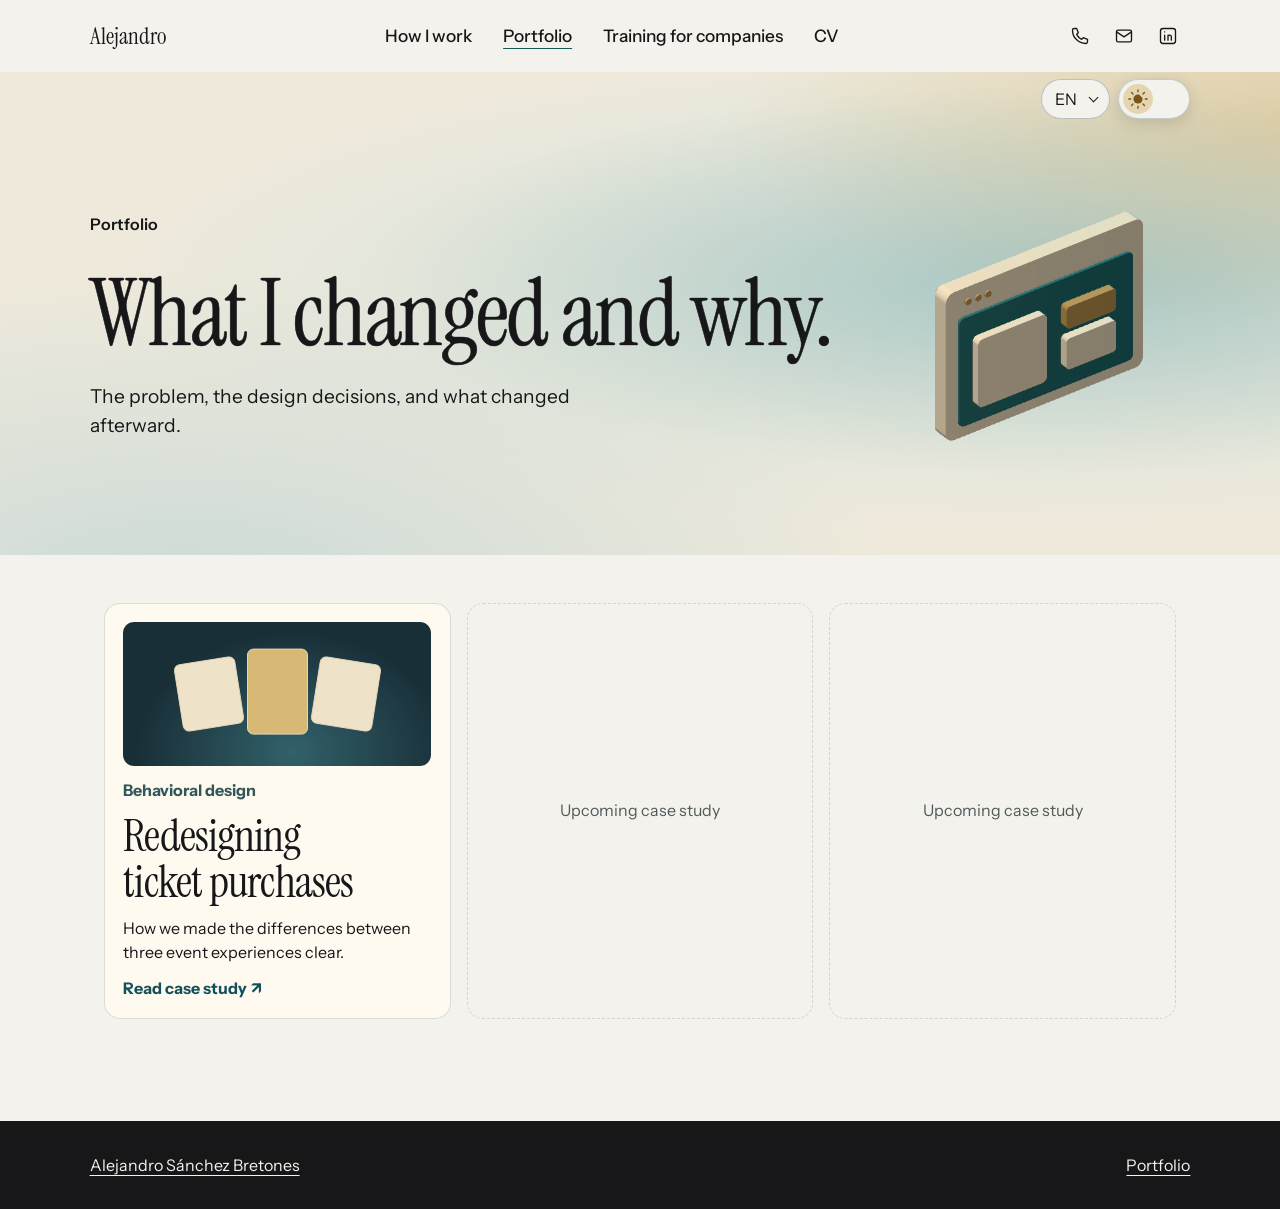
<file: portfolio/index.html>
<!doctype html>
<html lang="es">
<head>
<meta charset="utf-8">
<meta name="viewport" content="width=device-width, initial-scale=1">
<title>Portfolio · Alejandro Sánchez Bretones</title>
<link rel="stylesheet" href="https://fonts.googleapis.com/css2?family=Instrument+Sans:wght@400;500;600;700&family=Instrument+Serif&display=swap">
<link rel="stylesheet" href="../portfolio.css?v=shared-tags">
<link rel="stylesheet" href="../case-studies.css?v=section-padding">
<script defer src="../portfolio-interactions.js?v=contact-icons"></script>
<script src="../site-preferences.js?v=floating-prefs"></script>
<link rel="stylesheet" href="../curriculum/cv.css?v=shared-tags">
<script type="module" src="../portfolio-art.js?v=hero-v2"></script>
<script defer src="../section-headings.js?v=3"></script>
</head>
<body class="detail case-page">
<header id="inicio" class="site-header"><a class="site-name" href="../#inicio">Alejandro</a><nav aria-label="Navegación principal"><a href="../como-trabajo/">Cómo trabajo</a><a href="../portfolio/" aria-current="page">Portfolio</a><a href="../formaciones-a-empresas/">Formaciones a empresas</a><a href="../curriculum/">CV</a></nav><div class="site-contact-icons"><a href="tel:+34648246290" aria-label="Llamar"><svg viewBox="0 0 24 24" fill="none" stroke="currentColor" stroke-width="1.6" stroke-linecap="round" stroke-linejoin="round" aria-hidden="true"><path d="M8 3H5a2 2 0 0 0-2 2c0 8.8 7.2 16 16 16a2 2 0 0 0 2-2v-3l-5-2-2 2a13 13 0 0 1-6-6l2-2z"/></svg></a><a href="mailto:alejandrosanchezbretones@gmail.com" aria-label="Enviar correo"><svg viewBox="0 0 24 24" fill="none" stroke="currentColor" stroke-width="1.6" stroke-linecap="round" stroke-linejoin="round" aria-hidden="true"><rect x="3" y="5" width="18" height="14" rx="2"/><path d="m3 7 9 6 9-6"/></svg></a><a href="https://www.linkedin.com/in/alejandrosanchezbretones/" aria-label="LinkedIn"><svg viewBox="0 0 24 24" fill="none" stroke="currentColor" stroke-width="1.6" stroke-linecap="round" stroke-linejoin="round" aria-hidden="true"><rect x="3" y="3" width="18" height="18" rx="3"/><path d="M8 11v6m0-10v.1m4 9.9v-6m0 2a2 2 0 0 1 4 0v4"/></svg></a></div></header>
<main><header class="cv-hero interior-hero"><div class="wrap cv-hero-inner"><div>
  <span class="hero-label"><span lang="es">Portfolio</span><span lang="en">Portfolio</span></span>
  <h1 class="scroll-heading"><span lang="es">Qué cambié y por qué.</span><span lang="en">What I changed and why.</span></h1>
  <p><span lang="es">El problema, las decisiones de diseño y qué cambió después.</span><span lang="en">The problem, the design decisions, and what changed afterward.</span></p>
</div><canvas class="hero-art" data-interior-hero-art="portfolio" aria-hidden="true"></canvas></div></header>
<section class="case-wrap project-grid" aria-label="Casos de estudio">
  <a class="project-tile project-tile-featured" href="./compra-de-entradas/">
    <span class="project-art" aria-hidden="true"><i></i><i></i><i></i></span>
    <span class="case-kicker">Behavioral design</span>
    <h2>Rediseño de la compra de entradas</h2>
    <p>Cómo hicimos visibles las diferencias entre tres formas de vivir un evento.</p>
    <span class="project-link">Leer caso <span aria-hidden="true">↗</span></span>
  </a>
  <article class="project-tile project-tile-pending"><p>Próximo caso</p></article>
  <article class="project-tile project-tile-pending"><p>Próximo caso</p></article>
</section></main>
<footer class="case-footer"><a href="../#inicio">Alejandro Sánchez Bretones</a><a href="../portfolio/">Portfolio</a></footer>
</body>
</html>
</file>
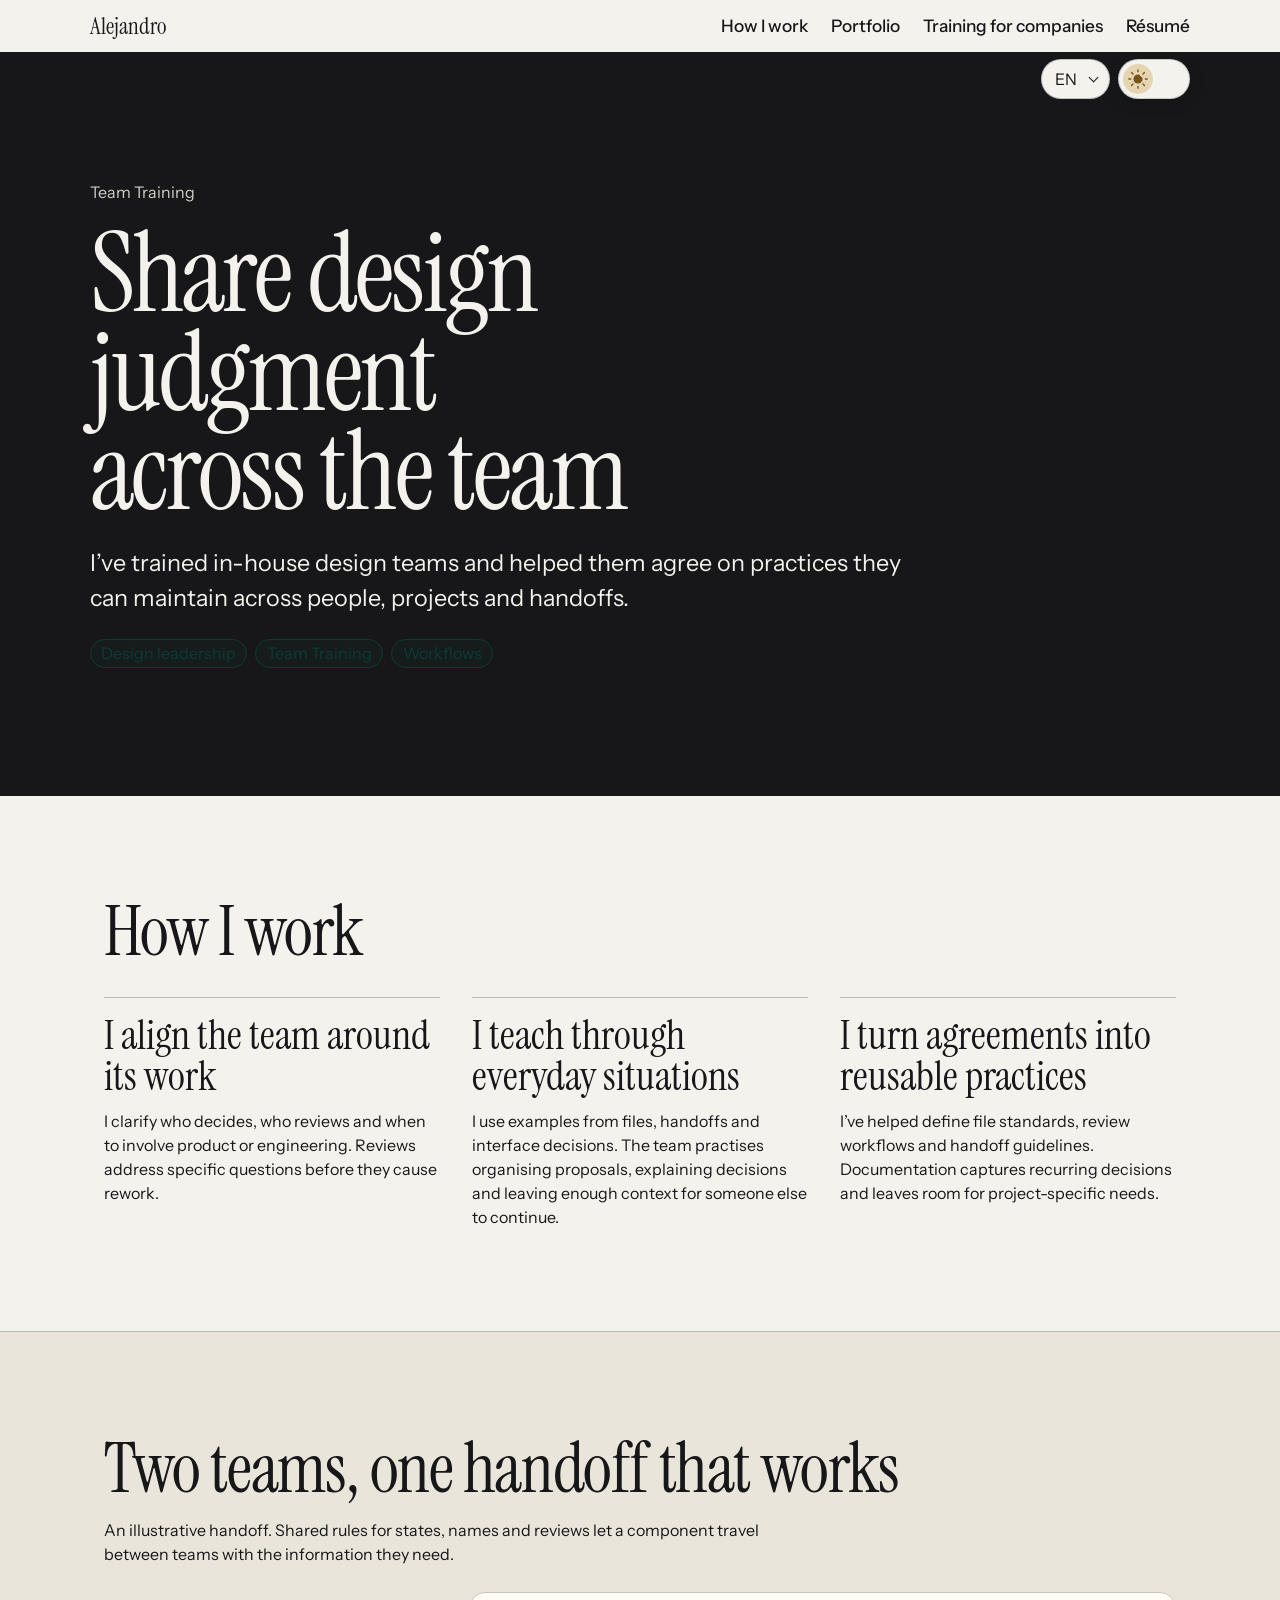
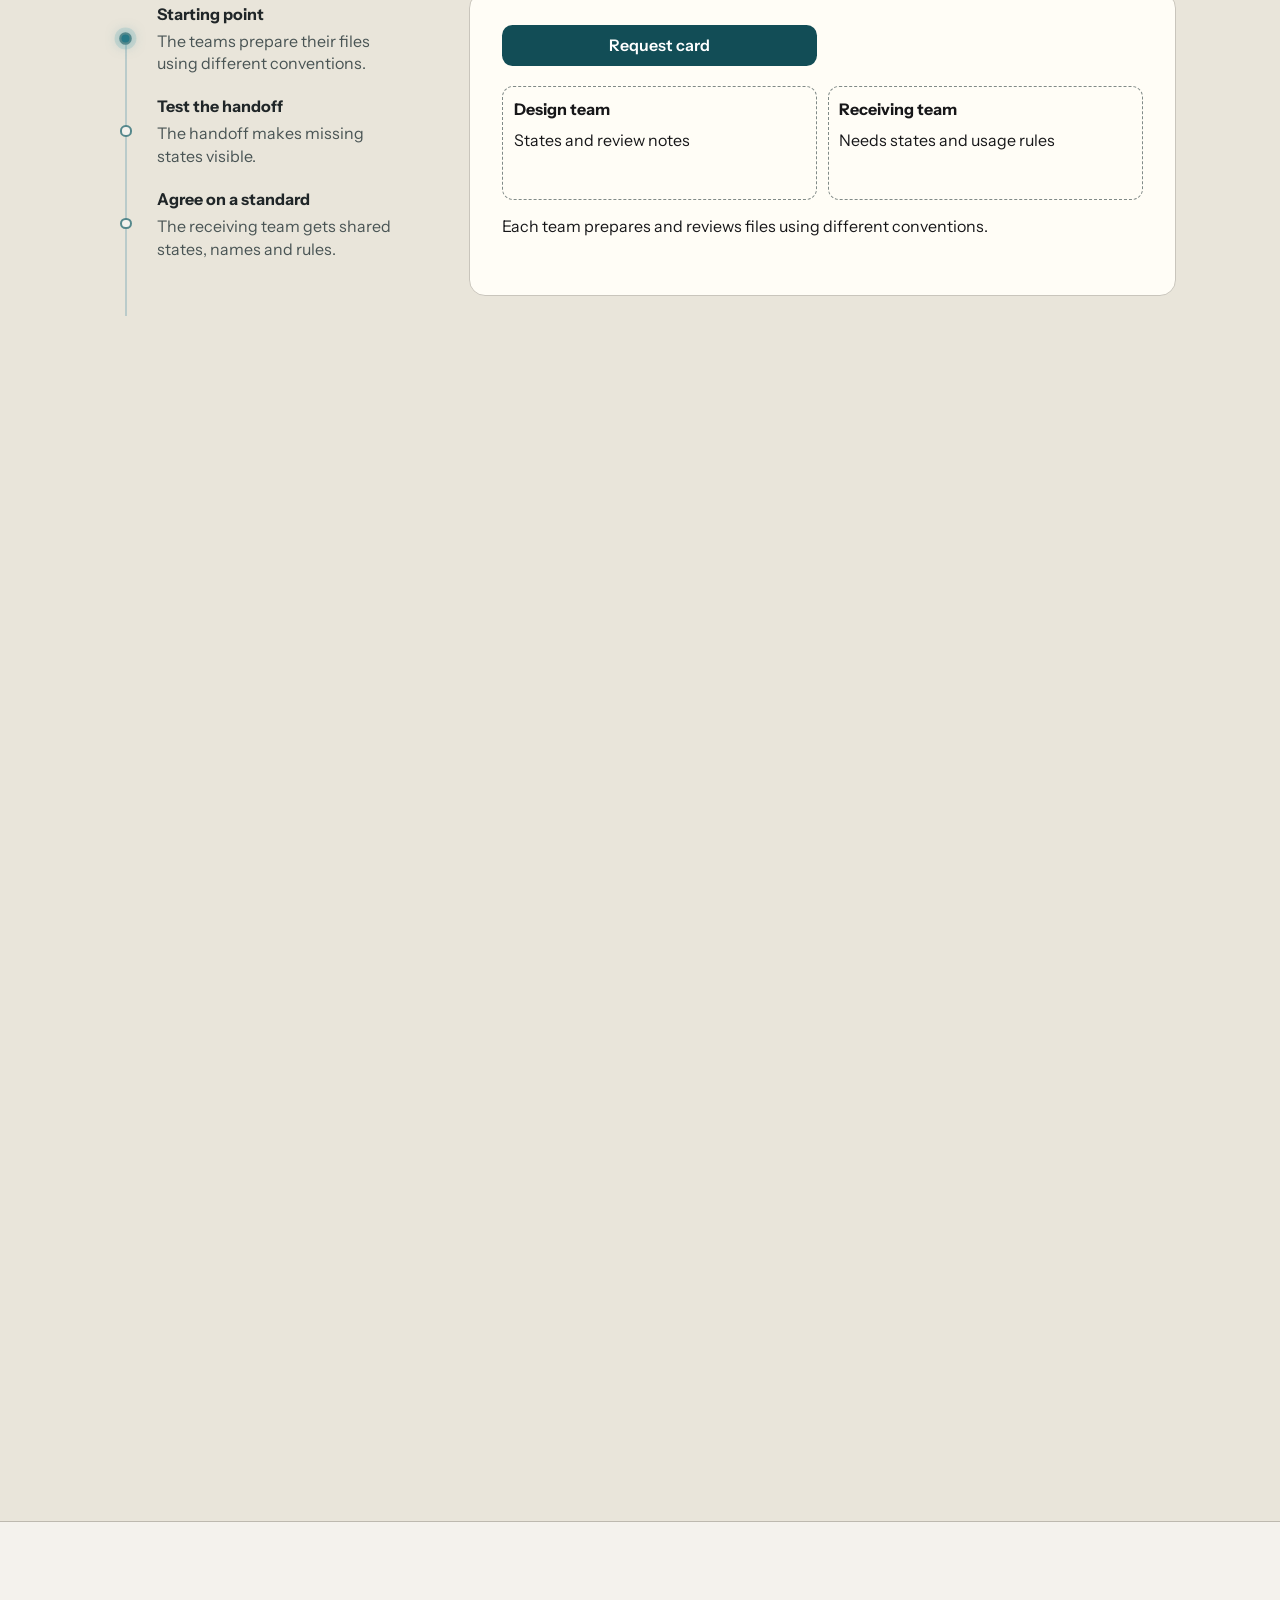
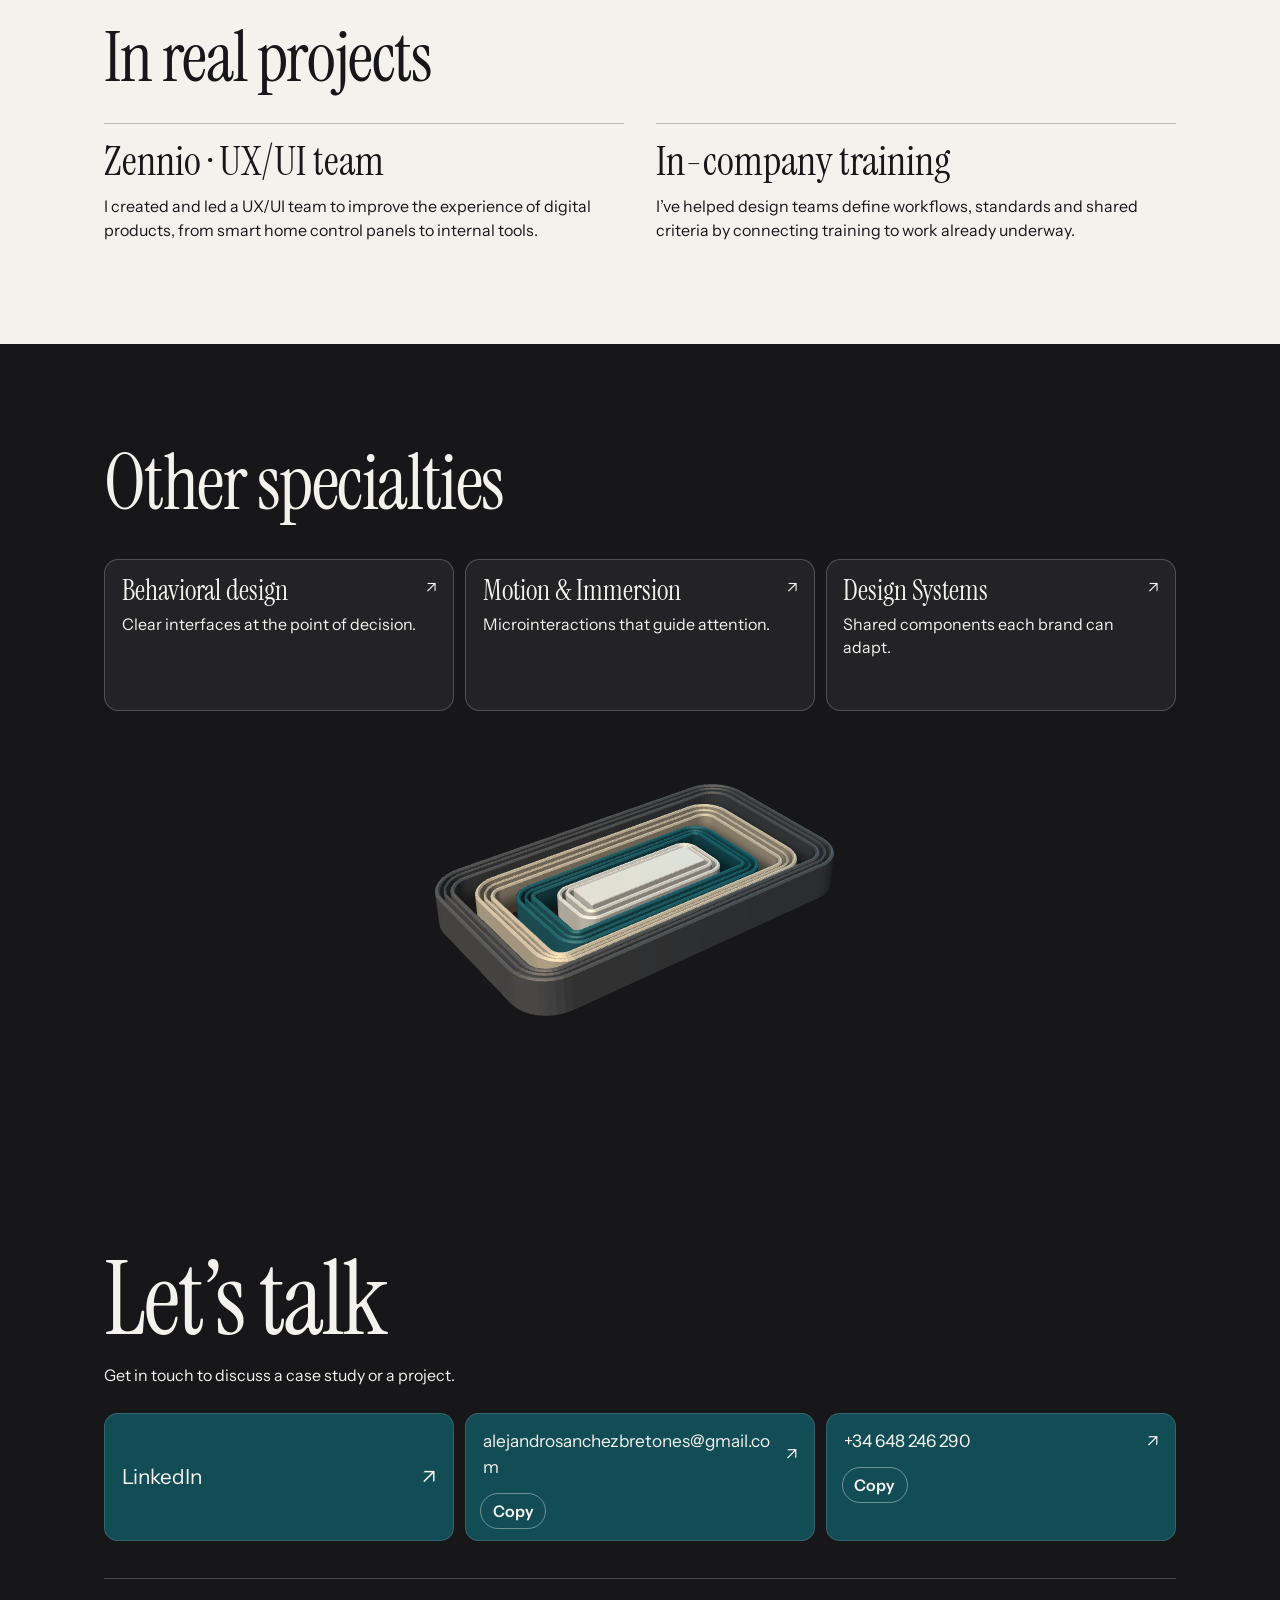
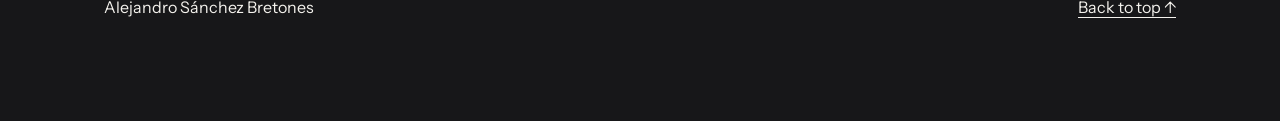
<file: especialidades/liderazgo-y-formacion/index.html>
<!doctype html>
<html lang="es">
<head>
  <meta charset="utf-8">
  <meta name="viewport" content="width=device-width,initial-scale=1">
  <meta name="description" content="He formado a equipos de diseño en empresas y les he ayudado a acordar formas de trabajar que se puedan mantener entre personas, proyectos y entregas.">
  <title>Formación de equipos · Alejandro Sánchez Bretones</title>
  <link rel="stylesheet" href="https://fonts.googleapis.com/css2?family=Instrument+Sans:wght@400;500;600&family=Instrument+Serif&display=swap">
  <link rel="stylesheet" href="../../portfolio.css?v=section-padding">
<script defer src="../../portfolio-interactions.js?v=contraste-escenas"></script>
<script type="module" src="../../portfolio-art.js"></script>
<link rel="stylesheet" href="../../case-studies.css?v=section-padding"><script defer src="../../scroll-demos.js?v=1"></script><script src="../../site-preferences.js?v=specialty-names"></script>
</head>
<body class="detail">
<header id="inicio" class="site-header"><a class="site-name" href="../../#inicio">Alejandro</a><nav aria-label="Navegación principal"><a href="../../como-trabajo/">Cómo trabajo</a><a href="../../portfolio/">Portfolio</a><a href="../../formaciones-a-empresas/">Formaciones a empresas</a><a href="../../curriculum/">Currículum</a></nav></header>
<main>
  <section class="detail-hero"><div class="wrap"><p class="category">Formación de equipos</p><h1>Que el criterio circule por el equipo</h1><p class="lead">He formado a equipos de diseño en empresas y les he ayudado a acordar formas de trabajar que se puedan mantener entre personas, proyectos y entregas.</p><ul class="tags"><li>Liderazgo de diseño</li><li>Formación de equipos</li><li>Flujos de trabajo</li></ul></div></section>
  <section class="detail-section"><div class="wrap"><h2>Cómo trabajo</h2><div class="story-grid"><article><h3>Alineo al equipo alrededor del trabajo</h3><p>Aclaro quién decide, quién revisa y cuándo conviene incorporar a producto o desarrollo. La revisión sirve para resolver preguntas concretas antes de que se conviertan en retrabajo.</p></article><article><h3>Formo sobre situaciones del día a día</h3><p>Trabajo con ejemplos de archivos, entregas y decisiones de interfaz. El equipo practica cómo organizar una propuesta, justificar una decisión y dejar suficiente contexto para que otra persona pueda continuar.</p></article><article><h3>Convierto el acuerdo en algo reutilizable</h3><p>He ayudado a definir estándares de archivo, flujos de revisión y pautas de entrega. La documentación recoge las decisiones que se repiten y deja espacio para resolver las particularidades de cada proyecto.</p></article></div></div></section>
  <section class="detail-section example"><div class="wrap "><div><h2>Dos equipos, una entrega que encaja</h2><p>Un traspaso ilustrativo. Al compartir criterios de estados, nombres y revisión, el mismo componente puede viajar de un equipo a otro con la información necesaria.</p></div><div class="scroll-story" data-scroll-story style="--story-steps:2"><div class="scroll-story-stage case-demo-layout"><div><ol class="case-timeline" aria-label="Pasos de la demostración"><li><button type="button" data-story-node="0" aria-controls="specialty-preview" aria-current="step"><span class="case-node" aria-hidden="true"></span><span class="case-step-copy"><strong>Punto de partida</strong><span>Los equipos preparan sus archivos con criterios distintos.</span></span></button></li><li><button type="button" data-story-node="1" aria-controls="specialty-preview"><span class="case-node" aria-hidden="true"></span><span class="case-step-copy"><strong>Probar el traspaso</strong><span>Al entregar el componente se hacen visibles los estados que faltan.</span></span></button></li><li><button type="button" data-story-node="2" aria-controls="specialty-preview"><span class="case-node" aria-hidden="true"></span><span class="case-step-copy"><strong>Acordar un estándar</strong><span>El equipo receptor recibe estados, nombres y reglas compartidos.</span></span></button></li></ol><p class="case-mobile-step" aria-hidden="true"><strong>Punto de partida</strong><span>Los equipos preparan sus archivos con criterios distintos.</span></p></div><div class="demo-tool" id="specialty-preview" data-demo="handoff"><div class="handoff-map" data-preview data-step="0"><div class="handoff-source">Tarjeta de solicitud</div><div class="handoff-slot"><strong>Equipo de diseño</strong><small>Estados y notas de revisión</small></div><div class="handoff-slot"><strong>Equipo receptor</strong><small data-slot>Necesita estados y reglas de uso</small></div></div><p class="demo-caption" data-caption aria-live="polite">Cada equipo prepara y revisa sus archivos con criterios distintos.</p></div></div><div class="scroll-story-distance" aria-hidden="true"></div></div></div></section>
  <section class="detail-section"><div class="wrap"><h2>En proyectos reales</h2><div class="case-grid"><article><h3>Zennio · Equipo de UX/UI</h3><p>Mi trabajo incluyó crear y liderar un equipo de UX/UI para mejorar la experiencia de sus productos digitales, desde pantallas de control domótico hasta herramientas internas.</p></article><article><h3>Formación en empresas</h3><p>He acompañado a equipos de diseño en la definición de flujos, estándares y criterios compartidos, conectando la formación con el trabajo que ya estaban haciendo.</p></article></div></div></section>
<section class="specialty-selector" id="otras-especialidades" data-specialty-selector>
  <div class="specialty-inner">
    <h2>Otras especialidades</h2>
    <div class="specialty-cards"><a class="specialty-card" href="../ui-behavioral-design/" data-piece="0"><strong>Behavioral design</strong><span>Interfaces claras en el momento de decidir.</span><span class="specialty-arrow" aria-hidden="true">↗</span></a><a class="specialty-card" href="../motion-e-inmersion/" data-piece="1"><strong>Motion e inmersión</strong><span>Microinteracciones que guían la atención.</span><span class="specialty-arrow" aria-hidden="true">↗</span></a><a class="specialty-card" href="../sistemas-de-diseno/" data-piece="3"><strong>Sistemas de diseño</strong><span>Componentes comunes que cada marca puede adaptar.</span><span class="specialty-arrow" aria-hidden="true">↗</span></a></div>
    <div class="selector-visual" aria-hidden="true"><canvas></canvas></div>
  </div>
</section>
</main>
<footer class="site-footer" id="contacto">
  <div class="footer-inner">
    <h2>Hablemos</h2>
    <p>Si quieres conocer un caso o hablar de un proyecto, puedes encontrarme aquí.</p>
    <nav class="contact-blocks" aria-label="Opciones de contacto">
      <a href="https://www.linkedin.com/in/alejandrosanchezbretones/"><span>LinkedIn</span><span aria-hidden="true">↗</span></a>
      <div class="contact-item"><a href="mailto:alejandrosanchezbretones@gmail.com"><span class="contact-value">alejandrosanchezbretones@gmail.com</span><span aria-hidden="true">↗</span></a><button type="button" class="contact-copy" data-copy-contact aria-label="Copiar correo electrónico" hidden>Copiar</button></div>
      <div class="contact-item"><a href="tel:+34648246290"><span class="contact-value">+34 648 246 290</span><span aria-hidden="true">↗</span></a><button type="button" class="contact-copy" data-copy-contact aria-label="Copiar número de teléfono" hidden>Copiar</button></div>
    </nav>
    <p class="contact-status" role="status" aria-live="polite"></p>
    <div class="footer-bottom"><span>Alejandro Sánchez Bretones</span><a href="../../#inicio">Volver al inicio ↑</a></div>
  </div>
</footer>

</body>
</html>
</file>
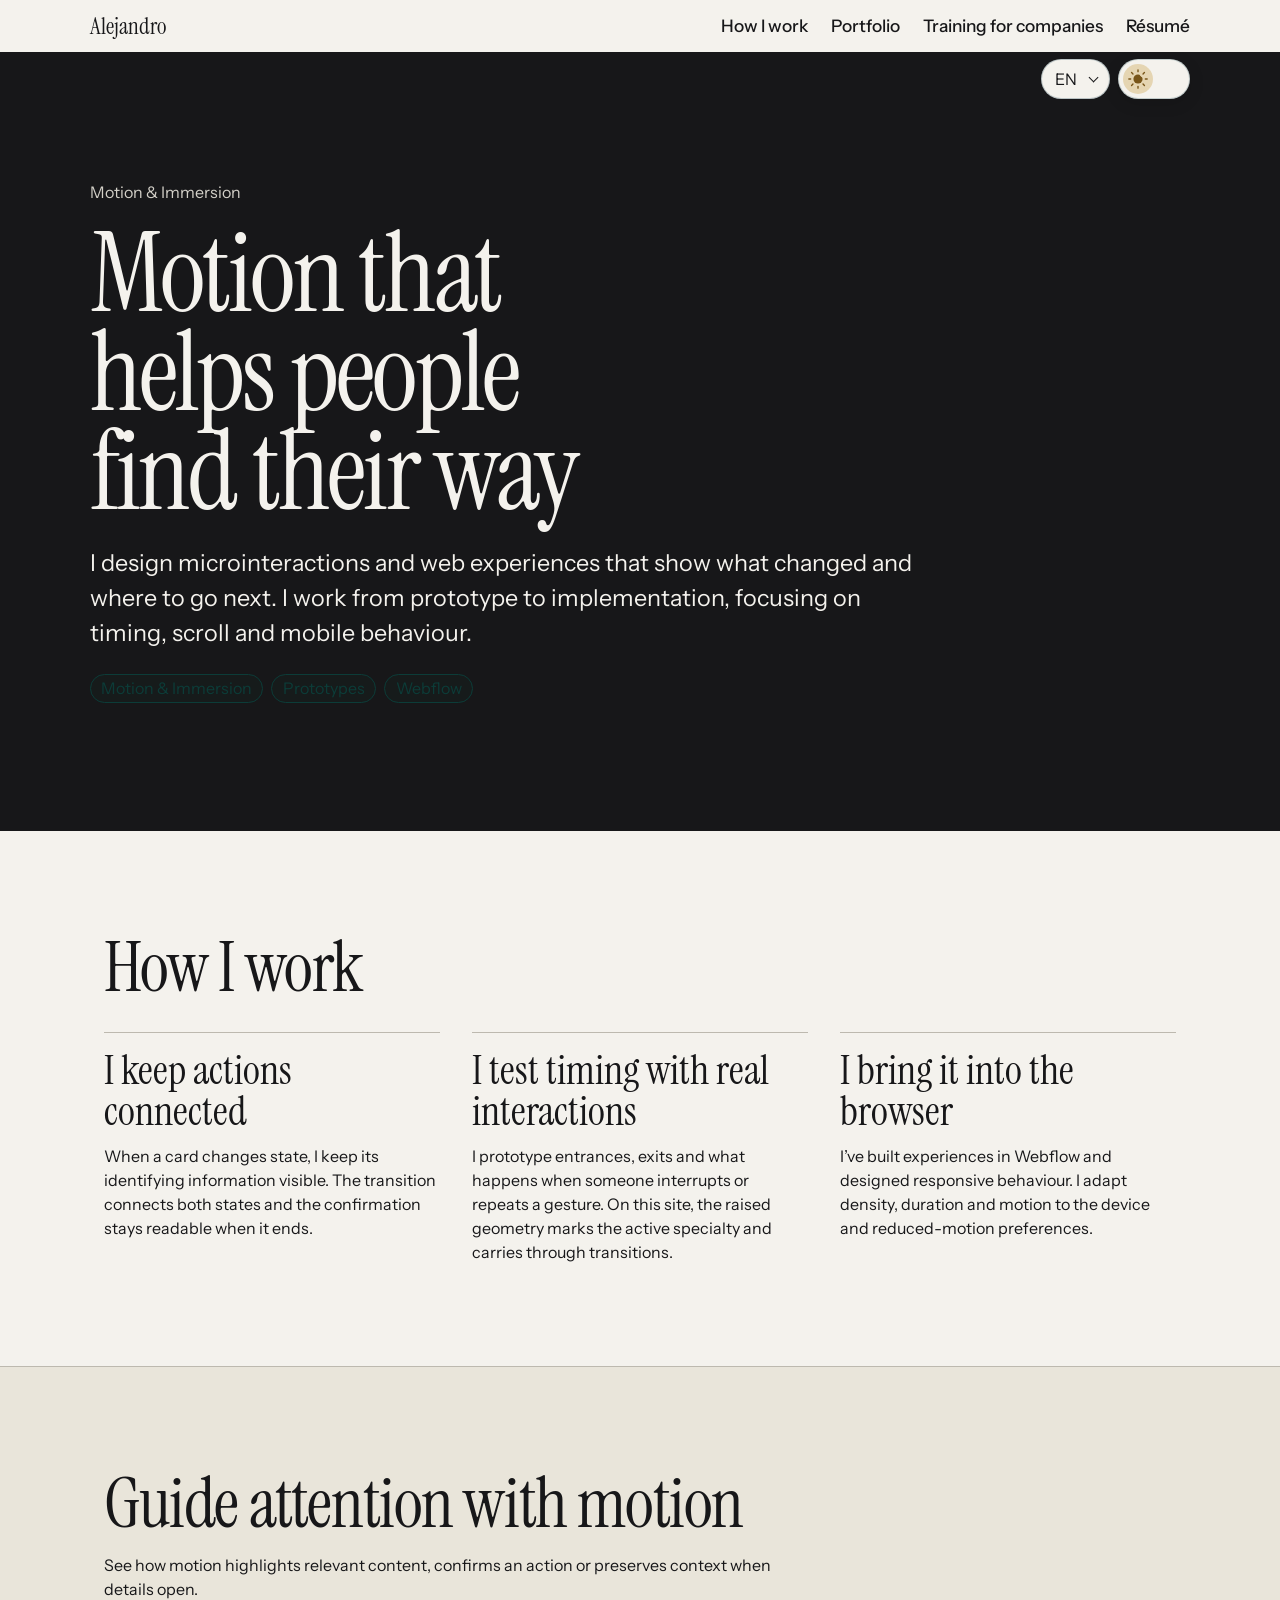
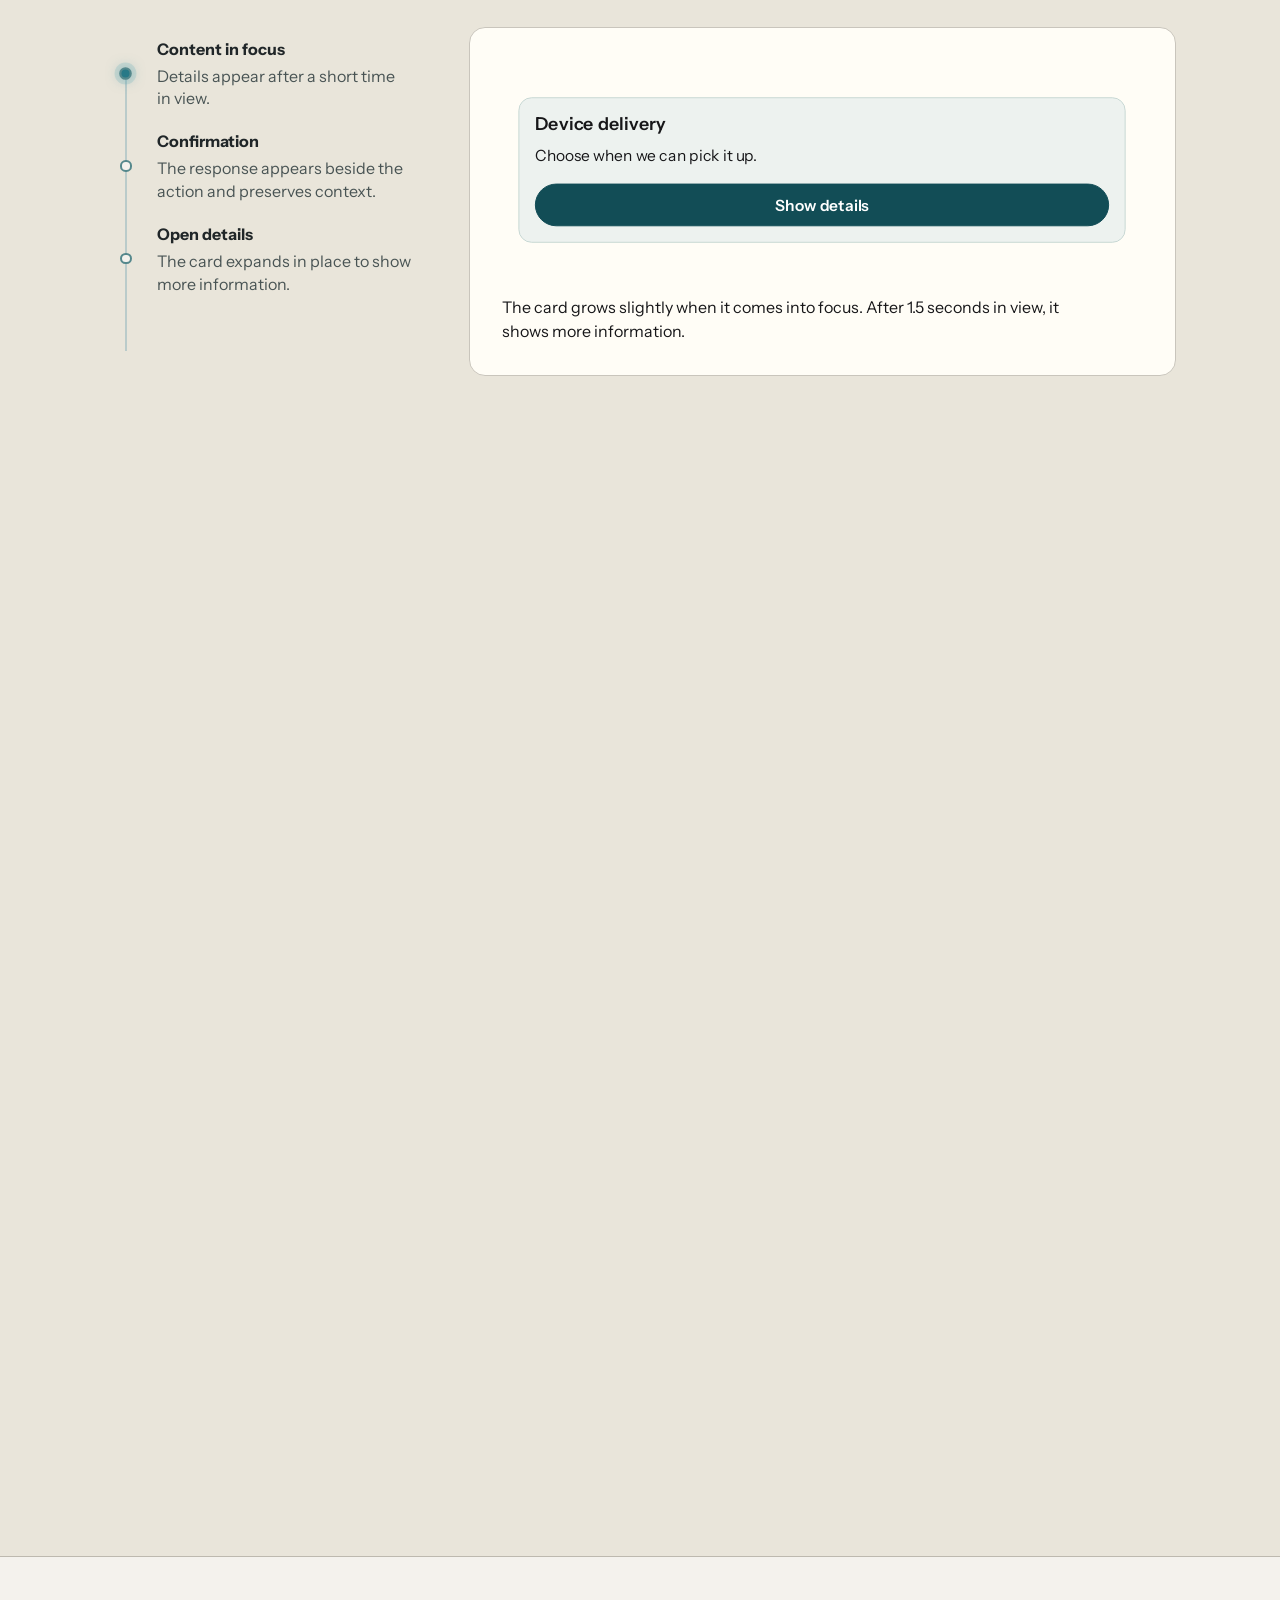
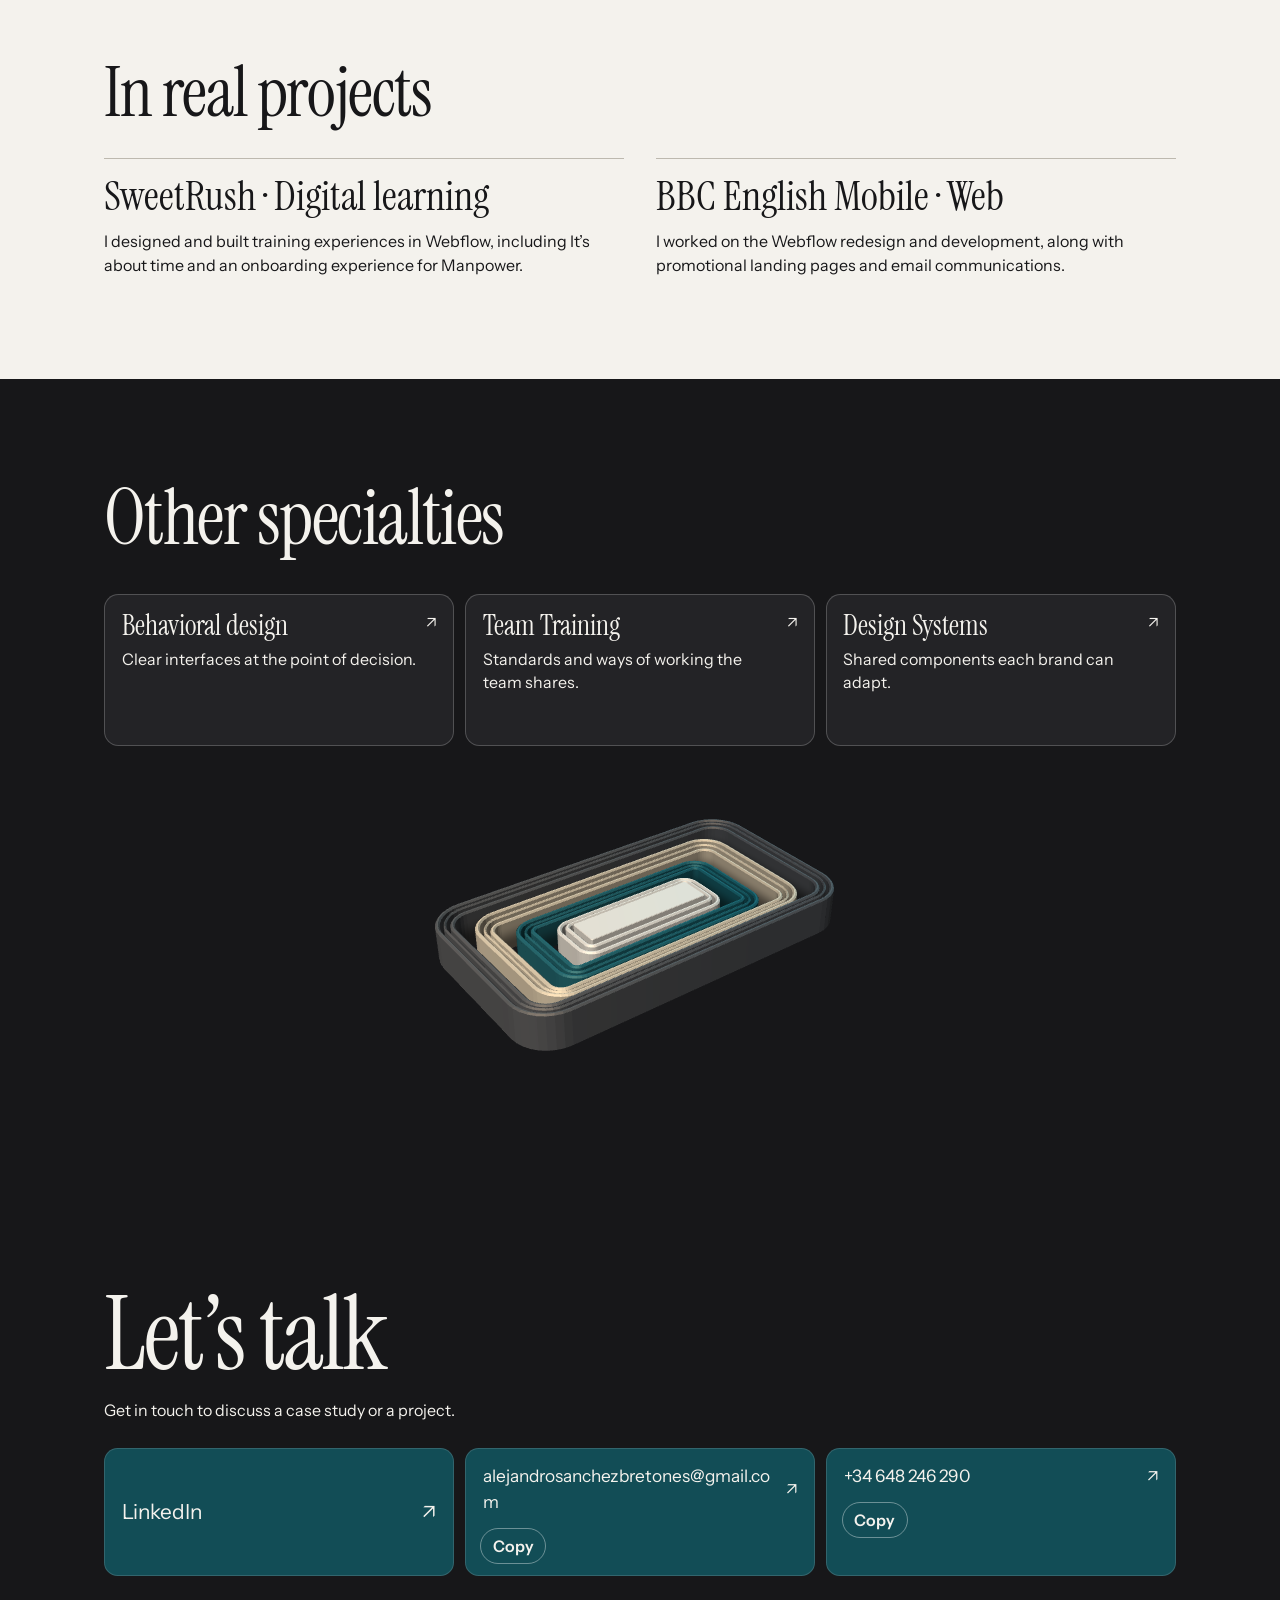
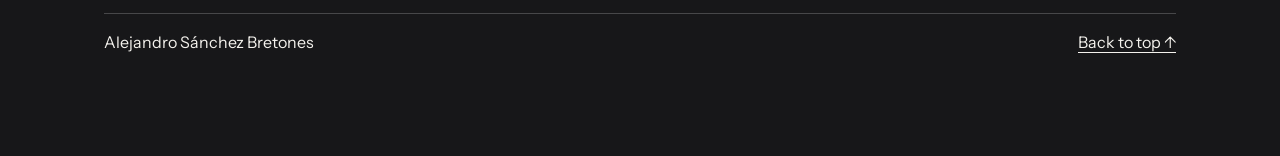
<file: especialidades/motion-e-inmersion/index.html>
<!doctype html>
<html lang="es">
<head>
  <meta charset="utf-8">
  <meta name="viewport" content="width=device-width,initial-scale=1">
  <meta name="description" content="Diseño microinteracciones y experiencias web que muestran qué ha cambiado y dónde seguir. Trabajo desde el prototipo hasta la implementación, con especial atención al ritmo, el scroll y el comportamiento en móvil.">
  <title>Motion e inmersión · Alejandro Sánchez Bretones</title>
  <link rel="stylesheet" href="https://fonts.googleapis.com/css2?family=Instrument+Sans:wght@400;500;600&family=Instrument+Serif&display=swap">
  <link rel="stylesheet" href="../../portfolio.css?v=section-padding">
<script defer src="../../portfolio-interactions.js?v=contraste-escenas"></script>
<script type="module" src="../../portfolio-art.js"></script>
<link rel="stylesheet" href="../../case-studies.css?v=section-padding"><script defer src="../../scroll-demos.js?v=1"></script><script src="../../site-preferences.js?v=specialty-names"></script>
</head>
<body class="detail">
<header id="inicio" class="site-header"><a class="site-name" href="../../#inicio">Alejandro</a><nav aria-label="Navegación principal"><a href="../../como-trabajo/">Cómo trabajo</a><a href="../../portfolio/">Portfolio</a><a href="../../formaciones-a-empresas/">Formaciones a empresas</a><a href="../../curriculum/">Currículum</a></nav></header>
<main>
  <section class="detail-hero"><div class="wrap"><p class="category">Motion e inmersión</p><h1>Movimiento que ayuda a orientarse</h1><p class="lead">Diseño microinteracciones y experiencias web que muestran qué ha cambiado y dónde seguir. Trabajo desde el prototipo hasta la implementación, con especial atención al ritmo, el scroll y el comportamiento en móvil.</p><ul class="tags"><li>Motion e inmersión</li><li>Prototipos</li><li>Webflow</li></ul></div></section>
  <section class="detail-section"><div class="wrap"><h2>Cómo trabajo</h2><div class="story-grid"><article><h3>Doy continuidad a la acción</h3><p>Si una tarjeta cambia de estado, mantengo visible la información que permite reconocerla. La transición conecta el antes y el después y la confirmación sigue siendo legible cuando termina.</p></article><article><h3>Pruebo el ritmo con la interacción real</h3><p>Prototipo la entrada, la salida y los casos en que alguien interrumpe o repite un gesto. En esta web, el relieve señala la rama activa y la misma geometría acompaña el paso entre secciones.</p></article><article><h3>Lo llevo al navegador</h3><p>He desarrollado experiencias en Webflow y trabajado el comportamiento responsive. Ajusto la densidad, la duración y el movimiento según el dispositivo y la preferencia de movimiento reducido.</p></article></div></div></section>
  <section class="detail-section example"><div class="wrap "><div><h2>Enfoca la atención con motion</h2><p>Prueba cómo el movimiento señala contenido relevante, confirma una acción o mantiene el contexto al abrir un detalle.</p></div><div class="scroll-story" data-scroll-story style="--story-steps:2"><div class="scroll-story-stage case-demo-layout"><div><ol class="case-timeline" aria-label="Pasos de la demostración"><li><button type="button" data-story-node="0" aria-controls="specialty-preview" aria-current="step"><span class="case-node" aria-hidden="true"></span><span class="case-step-copy"><strong>Contenido en foco</strong><span>El detalle aparece tras un breve tiempo a la vista.</span></span></button></li><li><button type="button" data-story-node="1" aria-controls="specialty-preview"><span class="case-node" aria-hidden="true"></span><span class="case-step-copy"><strong>Confirmación</strong><span>La respuesta aparece junto a la acción y conserva el contexto.</span></span></button></li><li><button type="button" data-story-node="2" aria-controls="specialty-preview"><span class="case-node" aria-hidden="true"></span><span class="case-step-copy"><strong>Abrir detalle</strong><span>La tarjeta se amplía en su sitio para mostrar más información.</span></span></button></li></ol><p class="case-mobile-step" aria-hidden="true"><strong>Contenido en foco</strong><span>El detalle aparece tras un breve tiempo a la vista.</span></p></div><div class="demo-tool" id="specialty-preview" data-demo="motion"><div class="focus-scene" data-motion-panel="0"><article class="focus-card"><h3>Entrega del dispositivo</h3><p>Elige cuándo podemos recogerlo.</p><div class="extra"><div><p>Disponible de lunes a viernes. Podrás cambiar la franja desde el seguimiento.</p></div></div><button class="demo-action" type="button" data-focus>Mostrar detalle</button></article></div><div data-motion-panel="1" hidden><div class="motion-status-row"><strong>Solicitud de reparación</strong><span class="status" aria-live="polite" data-confirm-state>Lista para enviar</span></div><button class="demo-action" type="button" data-confirm>Enviar solicitud</button></div><div data-motion-panel="2" hidden><article class="focus-card is-near"><h3>Seguimiento de la reparación</h3><div class="extra"><div><p>El dispositivo está en revisión. Te avisaremos cuando esté listo.</p></div></div><button class="demo-action" type="button" data-detail aria-expanded="false">Abrir detalle</button></article></div><p class="demo-caption" data-caption aria-live="polite">Al entrar en foco, la tarjeta crece un poco. Tras 1,5 segundos a la vista muestra más información.</p></div></div><div class="scroll-story-distance" aria-hidden="true"></div></div></div></section>
  <section class="detail-section"><div class="wrap"><h2>En proyectos reales</h2><div class="case-grid"><article><h3>SweetRush · Aprendizaje digital</h3><p>Diseñé y desarrollé experiencias de formación en Webflow. Entre los proyectos del portfolio anterior están It’s about time y una experiencia de onboarding para Manpower.</p></article><article><h3>BBC English Mobile · Web</h3><p>Trabajé en el rediseño y desarrollo en Webflow, además de landings promocionales y comunicaciones por correo.</p></article></div></div></section>
<section class="specialty-selector" id="otras-especialidades" data-specialty-selector>
  <div class="specialty-inner">
    <h2>Otras especialidades</h2>
    <div class="specialty-cards"><a class="specialty-card" href="../ui-behavioral-design/" data-piece="0"><strong>Behavioral design</strong><span>Interfaces claras en el momento de decidir.</span><span class="specialty-arrow" aria-hidden="true">↗</span></a><a class="specialty-card" href="../liderazgo-y-formacion/" data-piece="2"><strong>Formación de equipos</strong><span>Criterios y formas de trabajar que el equipo comparte.</span><span class="specialty-arrow" aria-hidden="true">↗</span></a><a class="specialty-card" href="../sistemas-de-diseno/" data-piece="3"><strong>Sistemas de diseño</strong><span>Componentes comunes que cada marca puede adaptar.</span><span class="specialty-arrow" aria-hidden="true">↗</span></a></div>
    <div class="selector-visual" aria-hidden="true"><canvas></canvas></div>
  </div>
</section>
</main>
<footer class="site-footer" id="contacto">
  <div class="footer-inner">
    <h2>Hablemos</h2>
    <p>Si quieres conocer un caso o hablar de un proyecto, puedes encontrarme aquí.</p>
    <nav class="contact-blocks" aria-label="Opciones de contacto">
      <a href="https://www.linkedin.com/in/alejandrosanchezbretones/"><span>LinkedIn</span><span aria-hidden="true">↗</span></a>
      <div class="contact-item"><a href="mailto:alejandrosanchezbretones@gmail.com"><span class="contact-value">alejandrosanchezbretones@gmail.com</span><span aria-hidden="true">↗</span></a><button type="button" class="contact-copy" data-copy-contact aria-label="Copiar correo electrónico" hidden>Copiar</button></div>
      <div class="contact-item"><a href="tel:+34648246290"><span class="contact-value">+34 648 246 290</span><span aria-hidden="true">↗</span></a><button type="button" class="contact-copy" data-copy-contact aria-label="Copiar número de teléfono" hidden>Copiar</button></div>
    </nav>
    <p class="contact-status" role="status" aria-live="polite"></p>
    <div class="footer-bottom"><span>Alejandro Sánchez Bretones</span><a href="../../#inicio">Volver al inicio ↑</a></div>
  </div>
</footer>

</body>
</html>
</file>
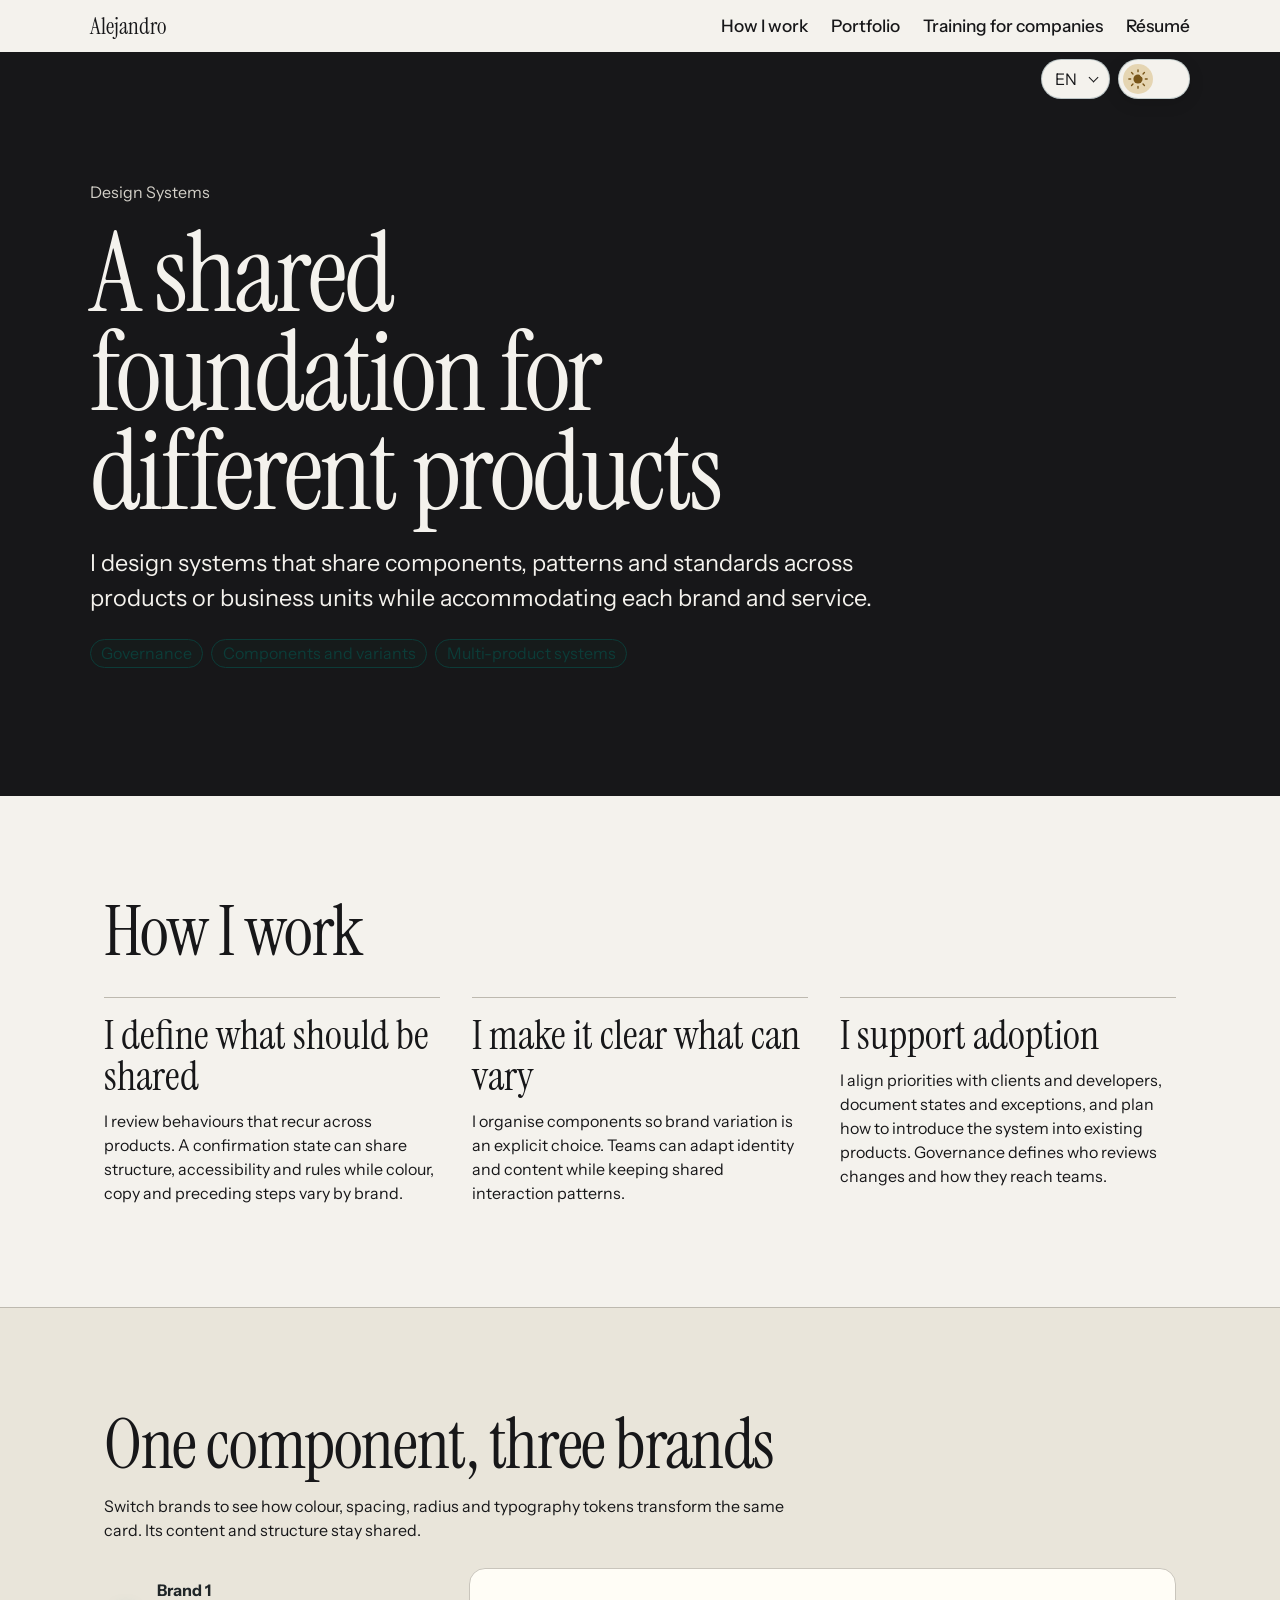
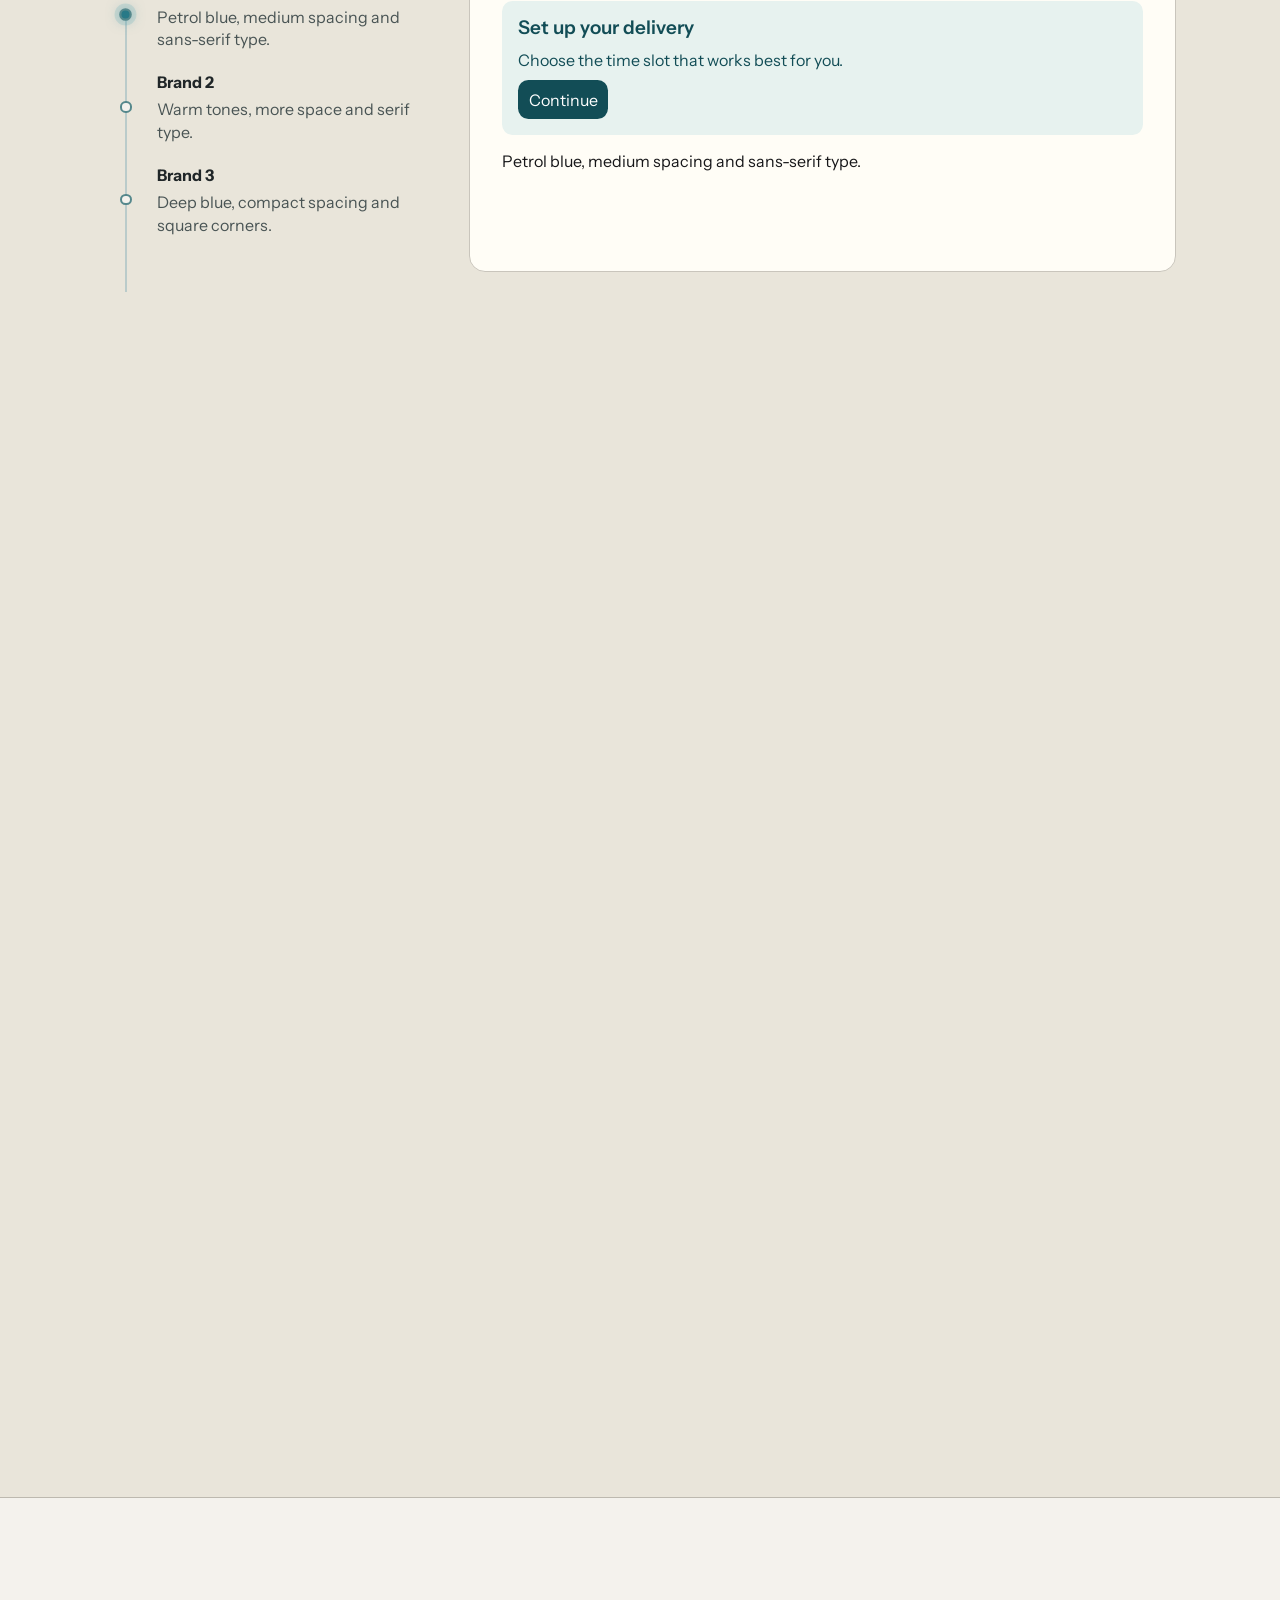
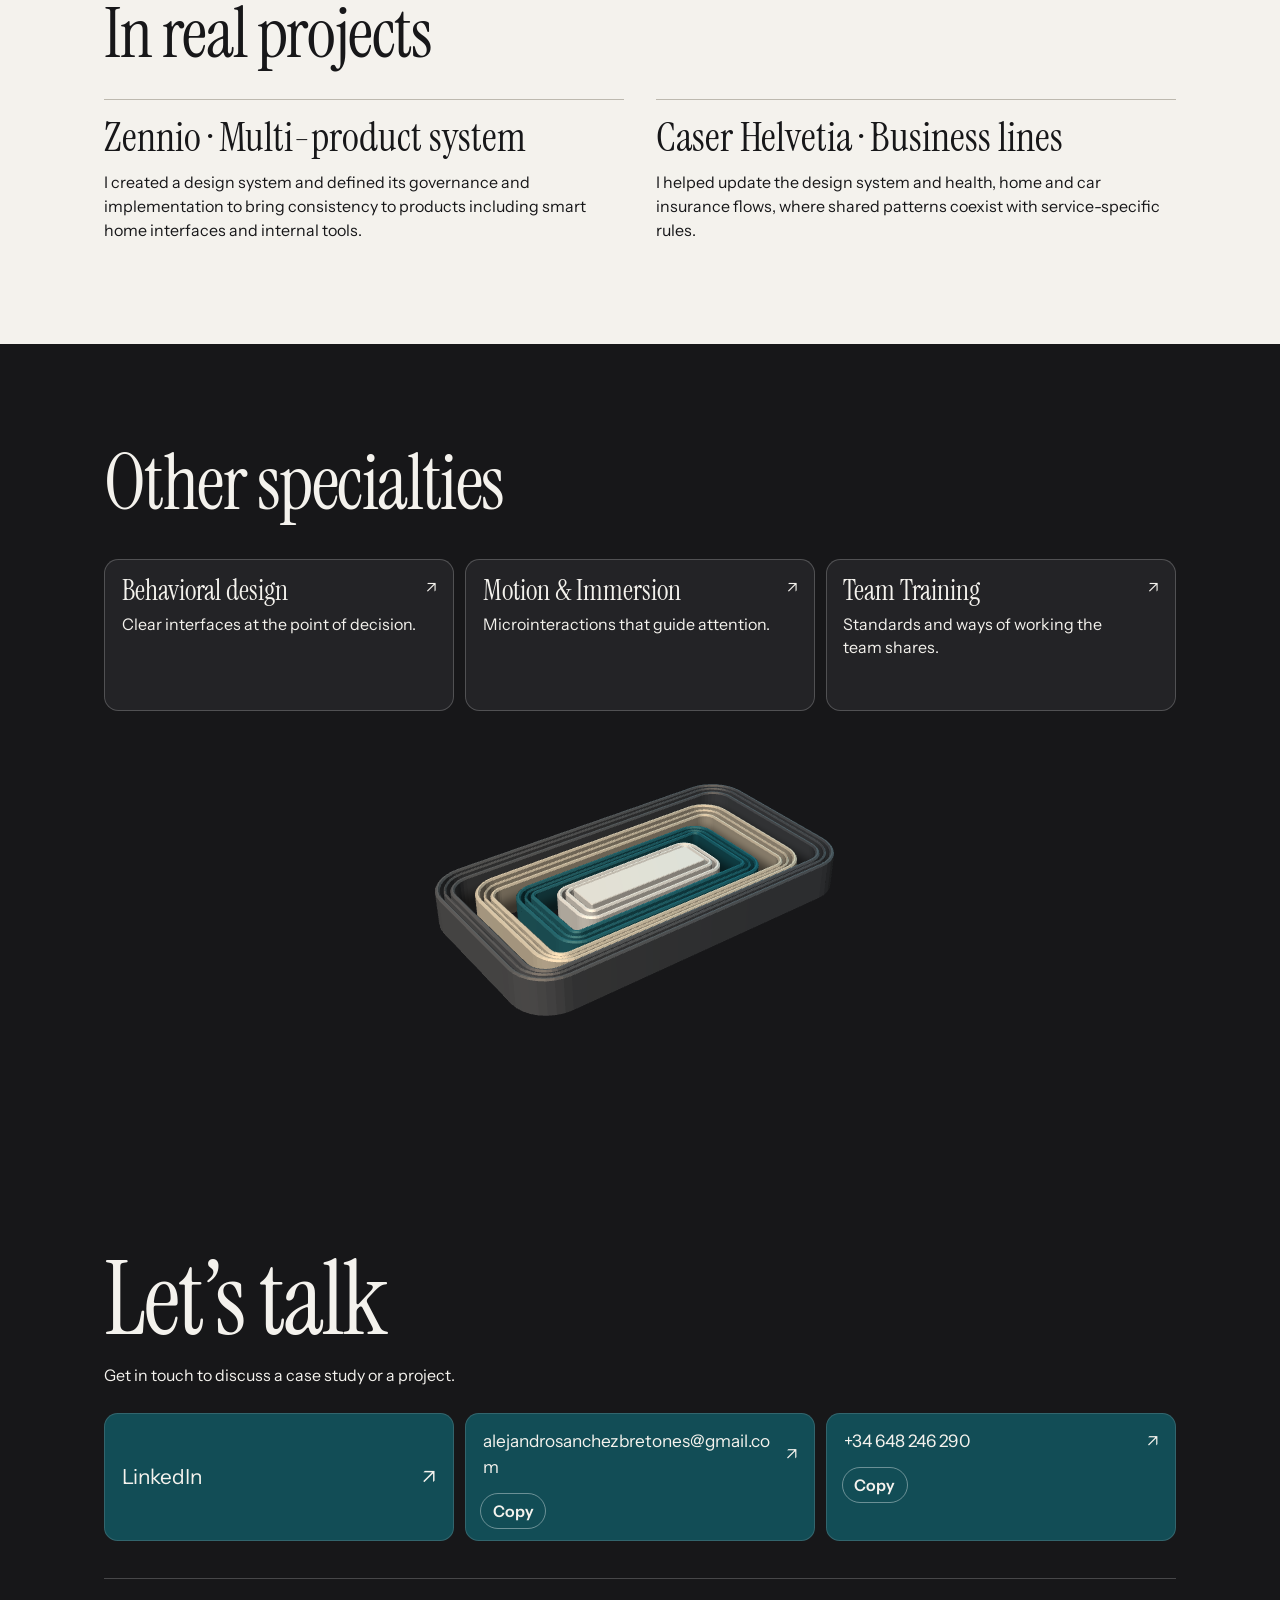
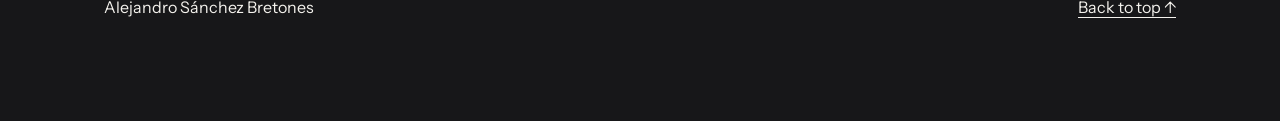
<file: especialidades/sistemas-de-diseno/index.html>
<!doctype html>
<html lang="es">
<head>
  <meta charset="utf-8">
  <meta name="viewport" content="width=device-width,initial-scale=1">
  <meta name="description" content="Diseño sistemas que permiten compartir componentes, patrones y criterios entre productos o unidades de negocio, con espacio para que cada marca y cada servicio tengan sus propias necesidades.">
  <title>Sistemas de diseño · Alejandro Sánchez Bretones</title>
  <link rel="stylesheet" href="https://fonts.googleapis.com/css2?family=Instrument+Sans:wght@400;500;600&family=Instrument+Serif&display=swap">
  <link rel="stylesheet" href="../../portfolio.css?v=section-padding">
<script defer src="../../portfolio-interactions.js?v=contraste-escenas"></script>
<script type="module" src="../../portfolio-art.js"></script>
<link rel="stylesheet" href="../../case-studies.css?v=section-padding"><script defer src="../../scroll-demos.js?v=1"></script><script src="../../site-preferences.js?v=specialty-names"></script>
</head>
<body class="detail">
<header id="inicio" class="site-header"><a class="site-name" href="../../#inicio">Alejandro</a><nav aria-label="Navegación principal"><a href="../../como-trabajo/">Cómo trabajo</a><a href="../../portfolio/">Portfolio</a><a href="../../formaciones-a-empresas/">Formaciones a empresas</a><a href="../../curriculum/">Currículum</a></nav></header>
<main>
  <section class="detail-hero"><div class="wrap"><p class="category">Sistemas de diseño</p><h1>Una base común para productos distintos</h1><p class="lead">Diseño sistemas que permiten compartir componentes, patrones y criterios entre productos o unidades de negocio, con espacio para que cada marca y cada servicio tengan sus propias necesidades.</p><ul class="tags"><li>Gobernanza</li><li>Componentes y variantes</li><li>Sistemas multiproducto</li></ul></div></section>
  <section class="detail-section"><div class="wrap"><h2>Cómo trabajo</h2><div class="story-grid"><article><h3>Defino qué merece ser común</h3><p>Reviso qué comportamientos se repiten entre productos. Un estado de confirmación puede compartir estructura, accesibilidad y reglas aunque el color, el texto o los pasos previos dependan de cada marca.</p></article><article><h3>Hago explícito qué puede variar</h3><p>Organizo los componentes para que una variante de marca sea una decisión reconocible. Los equipos pueden adaptar identidad y contenido manteniendo patrones compartidos de interacción.</p></article><article><h3>Acompaño la adopción</h3><p>Alineo prioridades con cliente y desarrollo, documento estados y excepciones, y planteo cómo introducir el sistema en productos que ya están en marcha. La gobernanza define quién revisa los cambios y cómo llegan al resto.</p></article></div></div></section>
  <section class="detail-section example"><div class="wrap "><div><h2>Un componente, tres marcas</h2><p>Cambia de marca para ver cómo los tokens de color, espaciado, radio y tipografía transforman la misma tarjeta. Su contenido y su estructura se comparten.</p></div><div class="scroll-story" data-scroll-story style="--story-steps:2"><div class="scroll-story-stage case-demo-layout"><div><ol class="case-timeline" aria-label="Pasos de la demostración"><li><button type="button" data-story-node="0" aria-controls="specialty-preview" aria-current="step"><span class="case-node" aria-hidden="true"></span><span class="case-step-copy"><strong>Marca 1</strong><span>Azul petróleo, espaciado medio y tipografía sans.</span></span></button></li><li><button type="button" data-story-node="1" aria-controls="specialty-preview"><span class="case-node" aria-hidden="true"></span><span class="case-step-copy"><strong>Marca 2</strong><span>Tonos cálidos, más espacio y tipografía serif.</span></span></button></li><li><button type="button" data-story-node="2" aria-controls="specialty-preview"><span class="case-node" aria-hidden="true"></span><span class="case-step-copy"><strong>Marca 3</strong><span>Azul intenso, espaciado compacto y esquinas rectas.</span></span></button></li></ol><p class="case-mobile-step" aria-hidden="true"><strong>Marca 1</strong><span>Azul petróleo, espaciado medio y tipografía sans.</span></p></div><div class="demo-tool" id="specialty-preview" data-demo="brands"><article class="brand-preview" data-preview data-step="0"><strong>Configura tu entrega</strong><span>Elige la franja que mejor te venga.</span><span class="sample-button">Continuar</span></article><p class="demo-caption" data-caption aria-live="polite">Petróleo, espaciado medio y tipografía sans.</p></div></div><div class="scroll-story-distance" aria-hidden="true"></div></div></div></section>
  <section class="detail-section"><div class="wrap"><h2>En proyectos reales</h2><div class="case-grid"><article><h3>Zennio · Sistema multiproducto</h3><p>Creé un sistema de diseño y definí su gobernanza e implementación para dar coherencia a distintos productos, incluidas interfaces domóticas y herramientas internas.</p></article><article><h3>Caser Helvetia · Líneas de negocio</h3><p>Participé en la actualización del sistema de diseño y en flujos de salud, hogar y auto, donde conviven patrones comunes y reglas específicas de cada servicio.</p></article></div></div></section>
<section class="specialty-selector" id="otras-especialidades" data-specialty-selector>
  <div class="specialty-inner">
    <h2>Otras especialidades</h2>
    <div class="specialty-cards"><a class="specialty-card" href="../ui-behavioral-design/" data-piece="0"><strong>Behavioral design</strong><span>Interfaces claras en el momento de decidir.</span><span class="specialty-arrow" aria-hidden="true">↗</span></a><a class="specialty-card" href="../motion-e-inmersion/" data-piece="1"><strong>Motion e inmersión</strong><span>Microinteracciones que guían la atención.</span><span class="specialty-arrow" aria-hidden="true">↗</span></a><a class="specialty-card" href="../liderazgo-y-formacion/" data-piece="2"><strong>Formación de equipos</strong><span>Criterios y formas de trabajar que el equipo comparte.</span><span class="specialty-arrow" aria-hidden="true">↗</span></a></div>
    <div class="selector-visual" aria-hidden="true"><canvas></canvas></div>
  </div>
</section>
</main>
<footer class="site-footer" id="contacto">
  <div class="footer-inner">
    <h2>Hablemos</h2>
    <p>Si quieres conocer un caso o hablar de un proyecto, puedes encontrarme aquí.</p>
    <nav class="contact-blocks" aria-label="Opciones de contacto">
      <a href="https://www.linkedin.com/in/alejandrosanchezbretones/"><span>LinkedIn</span><span aria-hidden="true">↗</span></a>
      <div class="contact-item"><a href="mailto:alejandrosanchezbretones@gmail.com"><span class="contact-value">alejandrosanchezbretones@gmail.com</span><span aria-hidden="true">↗</span></a><button type="button" class="contact-copy" data-copy-contact aria-label="Copiar correo electrónico" hidden>Copiar</button></div>
      <div class="contact-item"><a href="tel:+34648246290"><span class="contact-value">+34 648 246 290</span><span aria-hidden="true">↗</span></a><button type="button" class="contact-copy" data-copy-contact aria-label="Copiar número de teléfono" hidden>Copiar</button></div>
    </nav>
    <p class="contact-status" role="status" aria-live="polite"></p>
    <div class="footer-bottom"><span>Alejandro Sánchez Bretones</span><a href="../../#inicio">Volver al inicio ↑</a></div>
  </div>
</footer>

</body>
</html>
</file>
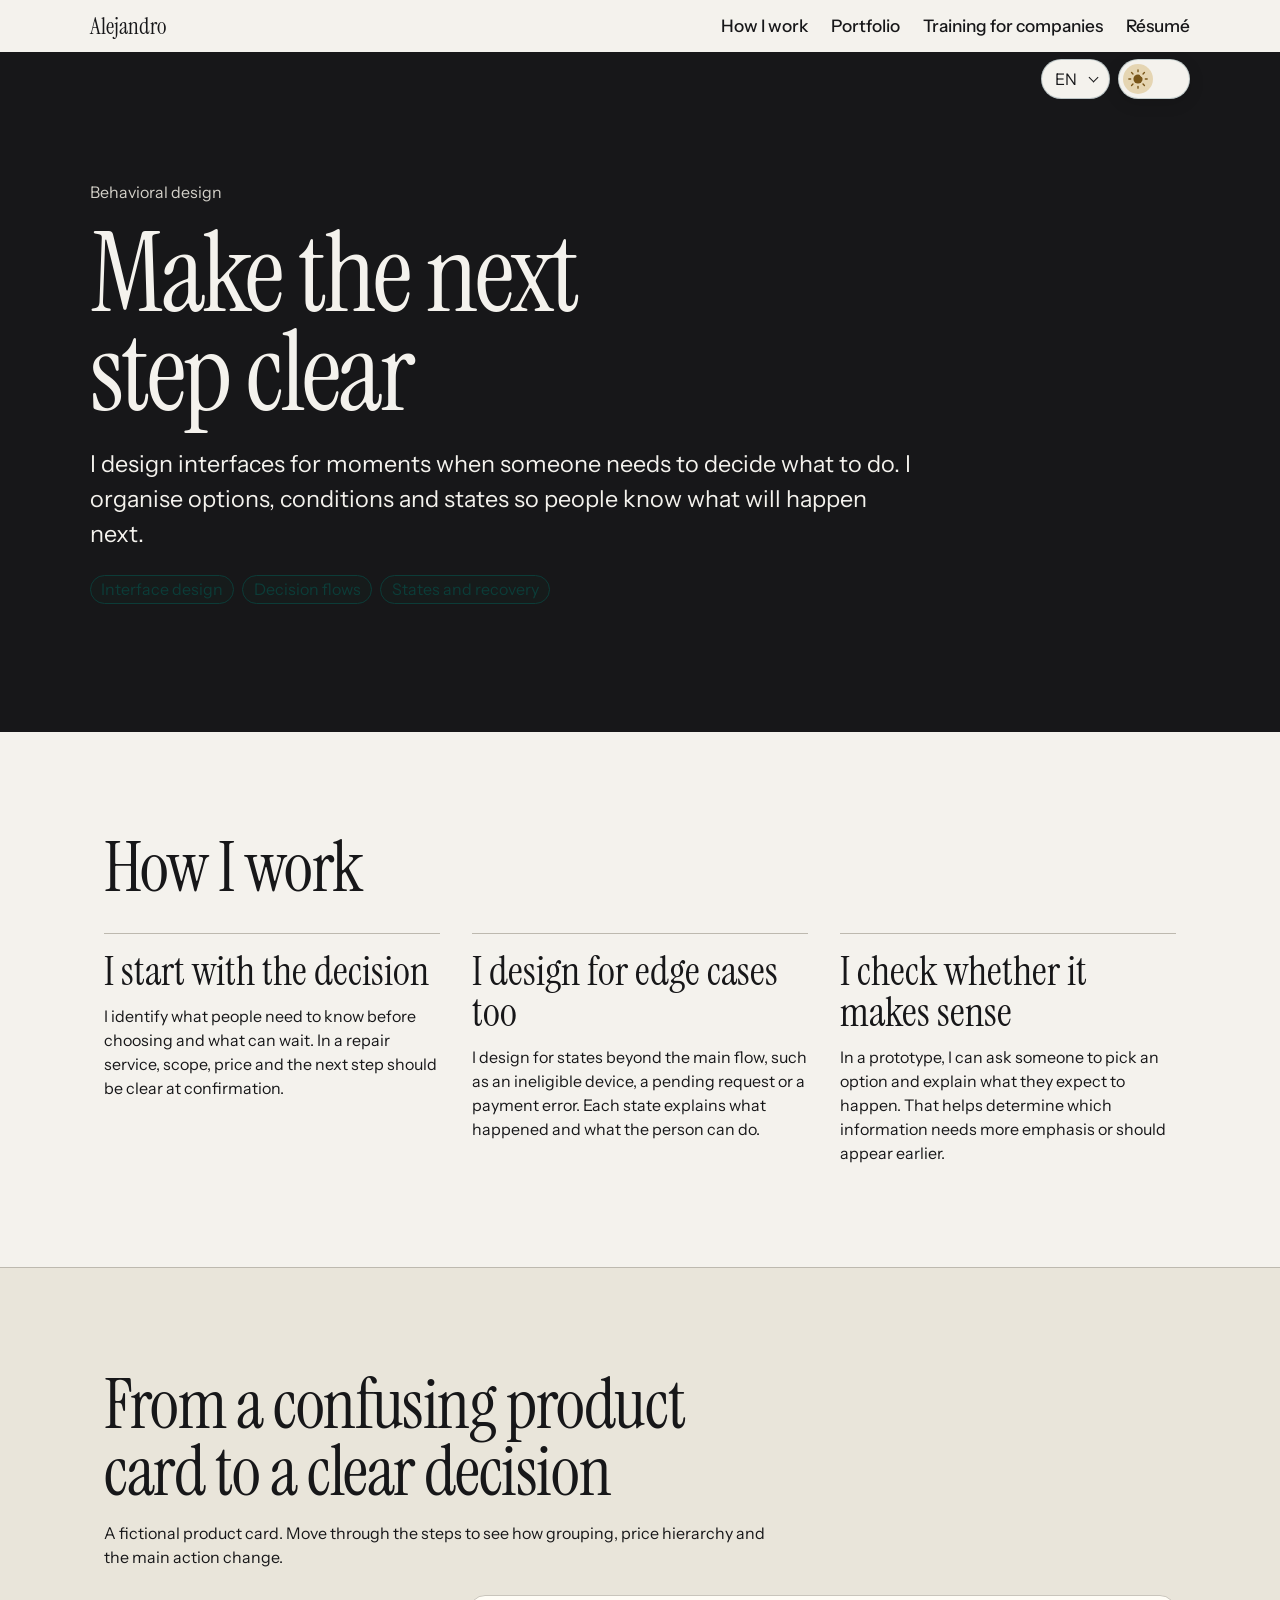
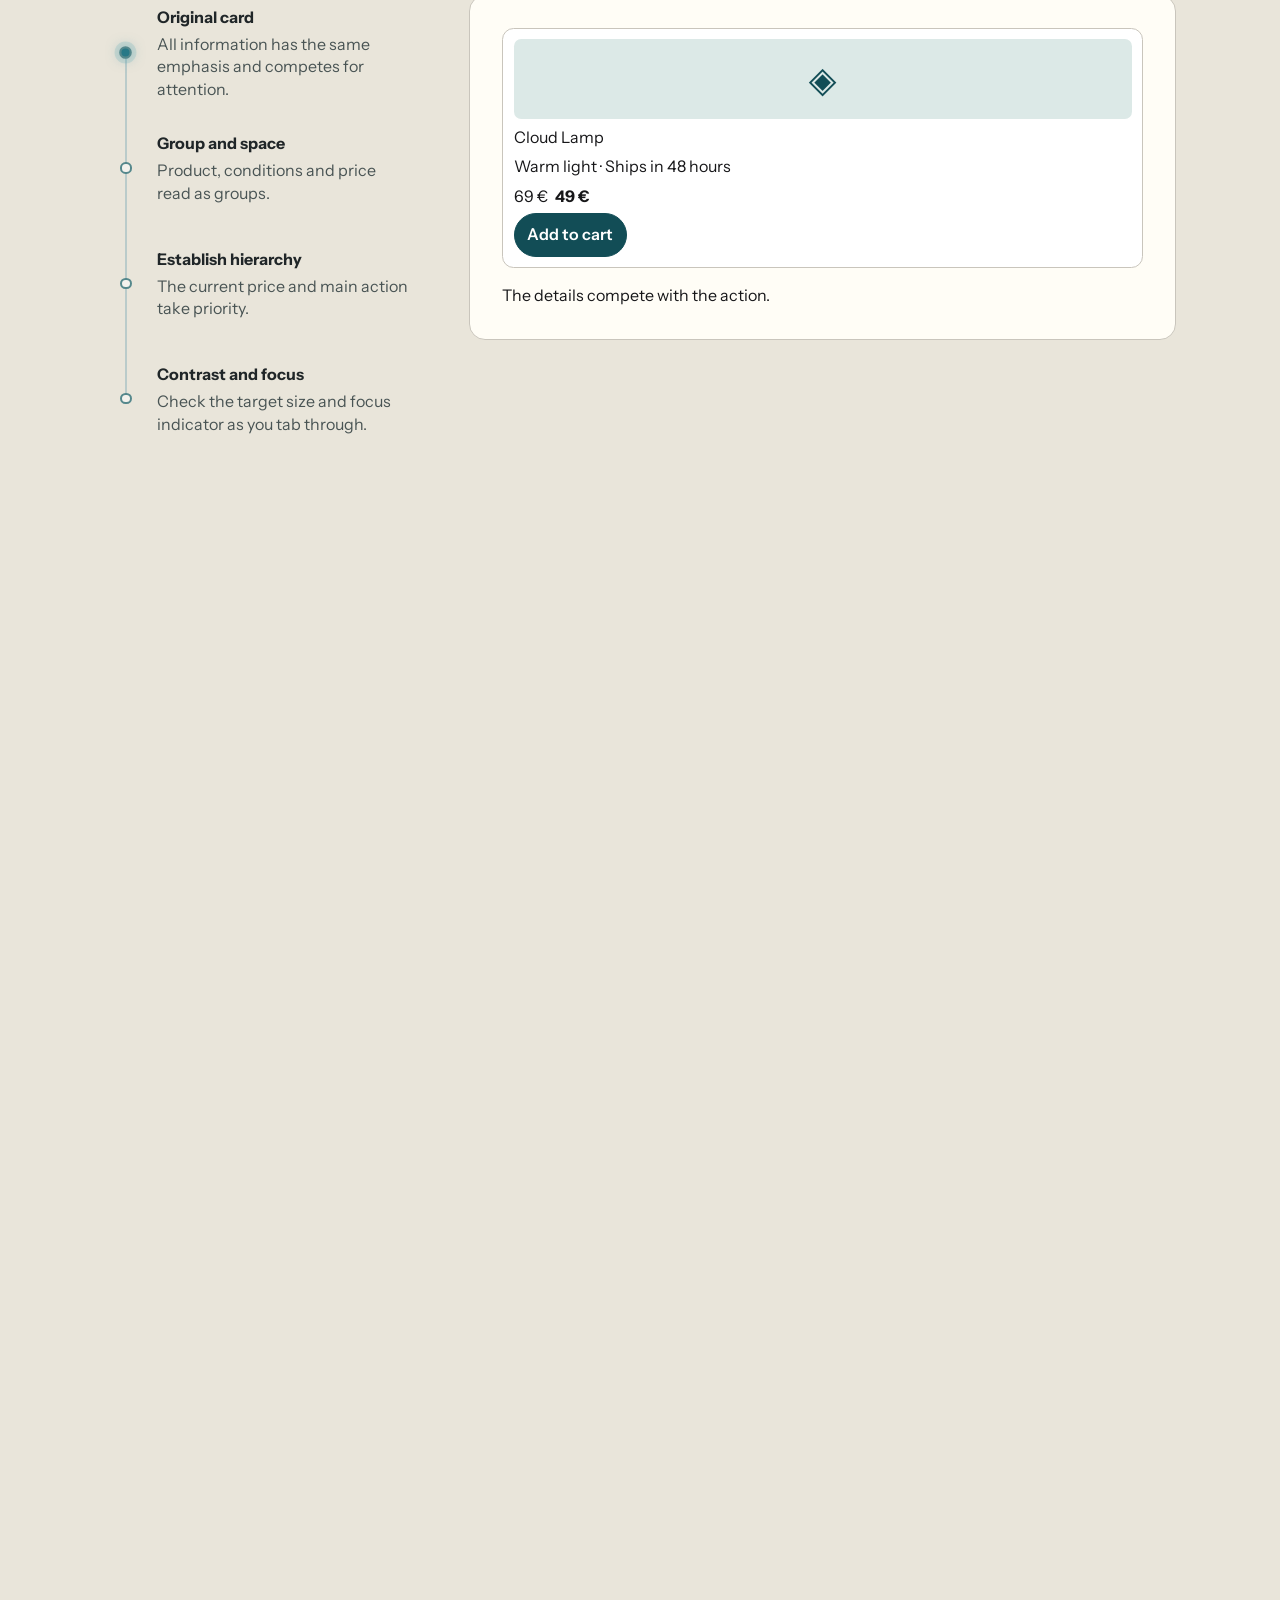
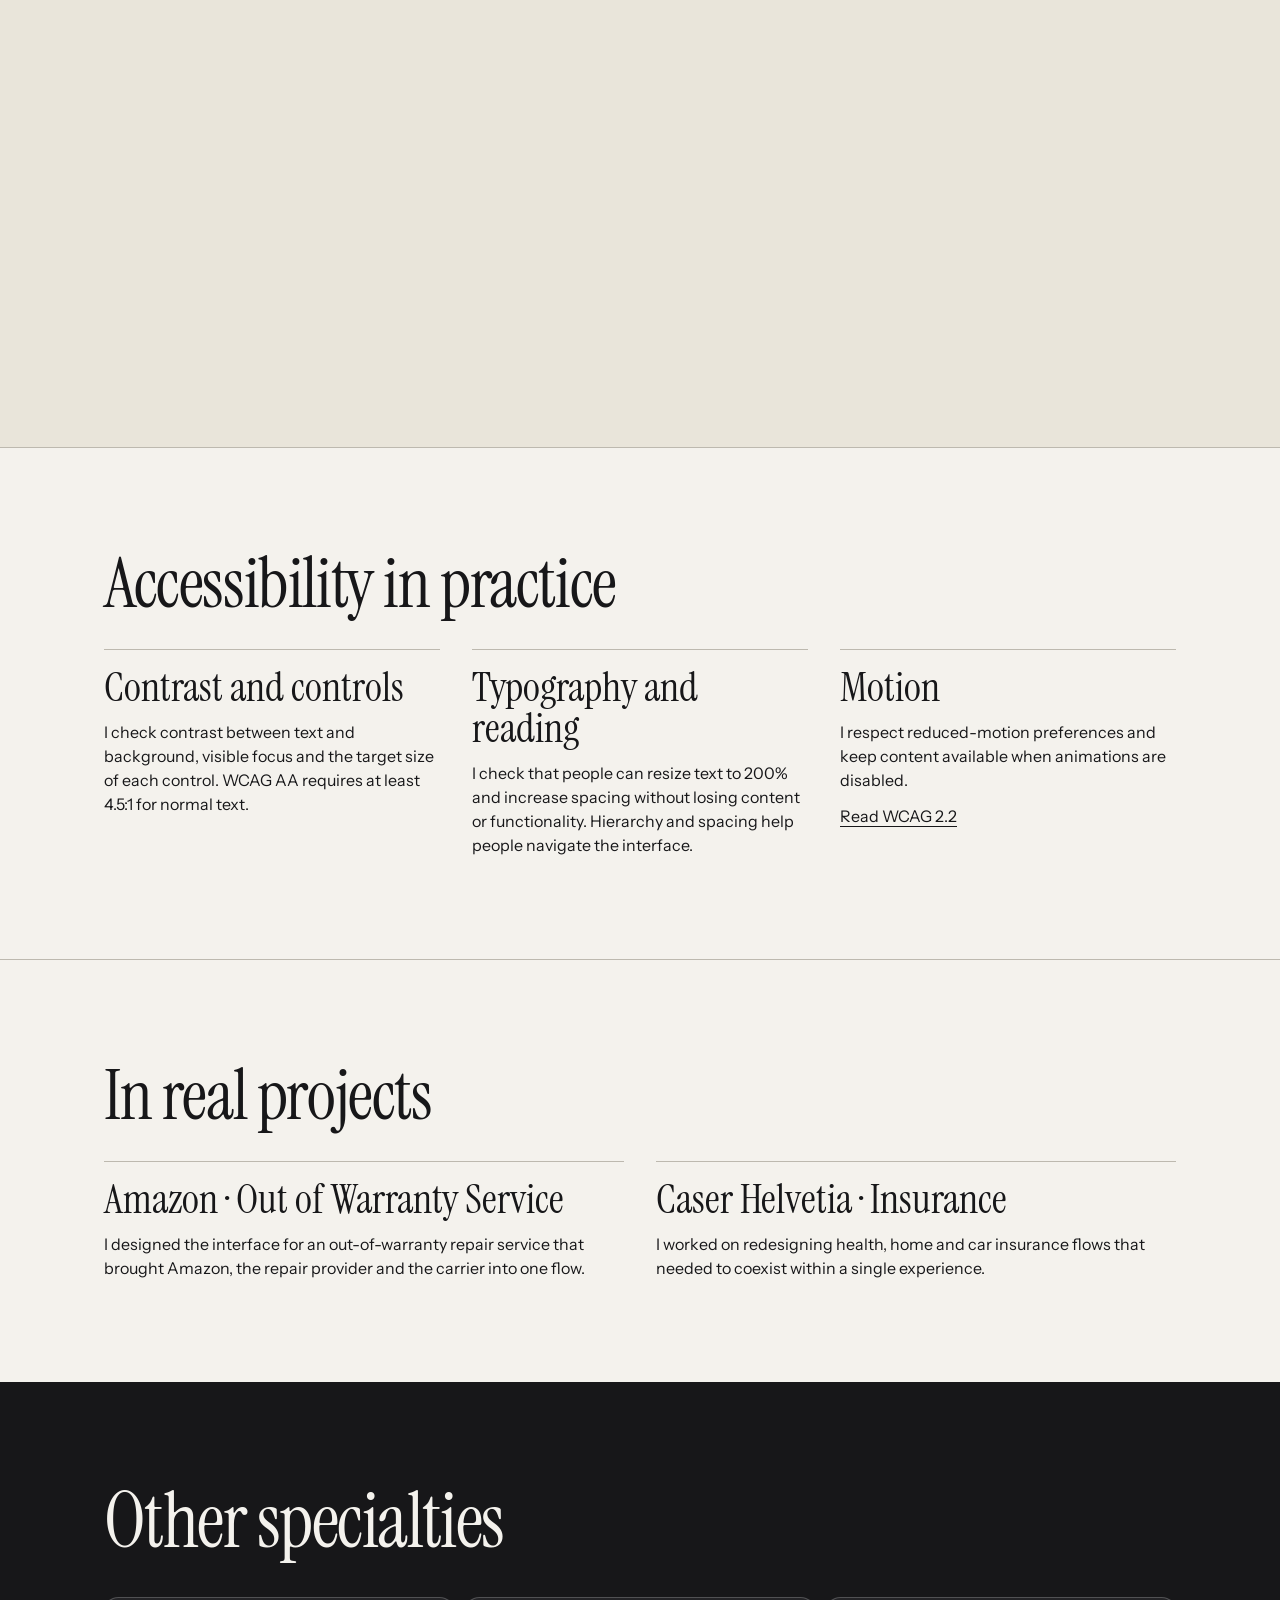
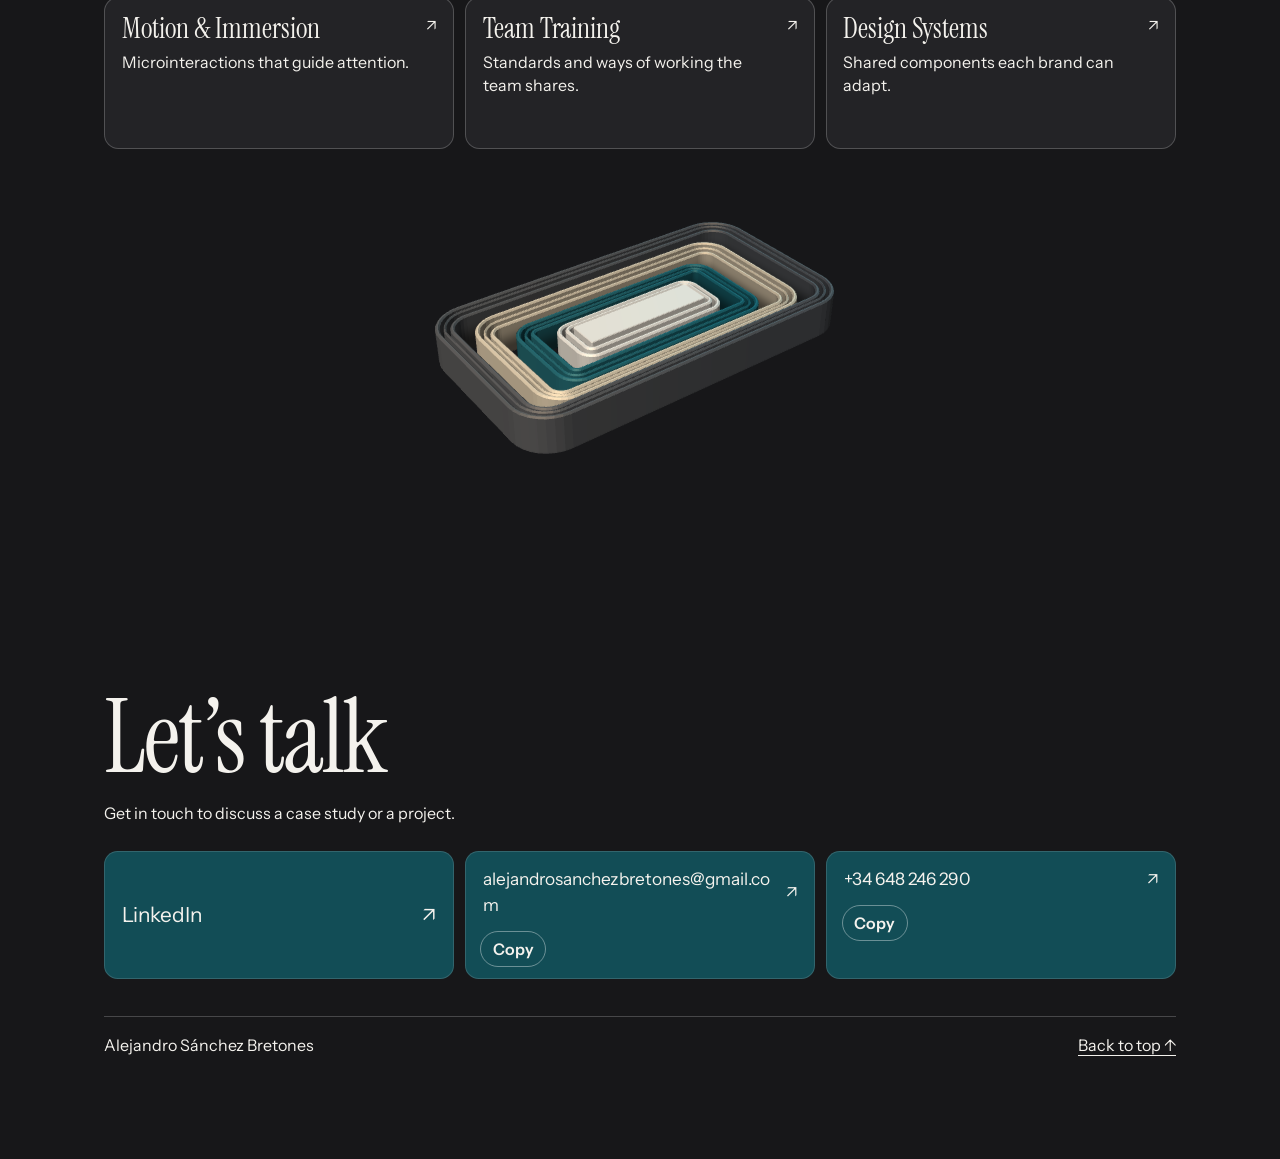
<file: especialidades/ui-behavioral-design/index.html>
<!doctype html>
<html lang="es">
<head>
  <meta charset="utf-8">
  <meta name="viewport" content="width=device-width,initial-scale=1">
  <meta name="description" content="Diseño interfaces para momentos en los que una persona necesita decidir qué hacer. Ordeno opciones, condiciones y estados para que pueda actuar con una idea clara de lo que viene después.">
  <title>Behavioral design · Alejandro Sánchez Bretones</title>
  <link rel="stylesheet" href="https://fonts.googleapis.com/css2?family=Instrument+Sans:wght@400;500;600&family=Instrument+Serif&display=swap">
  <link rel="stylesheet" href="../../portfolio.css?v=section-padding">
<script defer src="../../portfolio-interactions.js?v=contraste-escenas"></script>
<script type="module" src="../../portfolio-art.js"></script>
<link rel="stylesheet" href="../../case-studies.css?v=section-padding"><script defer src="../../scroll-demos.js?v=1"></script><script src="../../site-preferences.js?v=specialty-names"></script>
</head>
<body class="detail">
<header id="inicio" class="site-header"><a class="site-name" href="../../#inicio">Alejandro</a><nav aria-label="Navegación principal"><a href="../../como-trabajo/">Cómo trabajo</a><a href="../../portfolio/">Portfolio</a><a href="../../formaciones-a-empresas/">Formaciones a empresas</a><a href="../../curriculum/">Currículum</a></nav></header>
<main>
  <section class="detail-hero"><div class="wrap"><p class="category">Behavioral design</p><h1>Que el siguiente paso esté claro</h1><p class="lead">Diseño interfaces para momentos en los que una persona necesita decidir qué hacer. Ordeno opciones, condiciones y estados para que pueda actuar con una idea clara de lo que viene después.</p><ul class="tags"><li>Diseño de interfaz</li><li>Flujos de decisión</li><li>Estados y recuperación</li></ul></div></section>
  <section class="detail-section"><div class="wrap"><h2>Cómo trabajo</h2><div class="story-grid"><article><h3>Empiezo por la decisión</h3><p>Identifico qué necesita saber la persona antes de elegir y qué información puede esperar. En un servicio de reparación, el alcance, el precio y el siguiente paso deben quedar claros en el momento de confirmar.</p></article><article><h3>Diseño también las excepciones</h3><p>Trabajo los estados que suelen quedar fuera del flujo principal: un dispositivo que no cumple las condiciones, una solicitud en espera o un error de pago. Cada estado explica qué ha pasado y qué puede hacer la persona.</p></article><article><h3>Compruebo si se entiende</h3><p>En un prototipo puedo pedir a alguien que elija una opción y explique qué cree que ocurrirá después. Esa respuesta ayuda a decidir qué información necesita más peso o debe aparecer antes.</p></article></div></div></section>
  <section class="detail-section example"><div class="wrap ui-demo-layout"><div><h2>De una ficha confusa a una decisión clara</h2><p>Una tarjeta ficticia. Recorre los pasos o cambia el estado para ver cómo se agrupa la información, gana jerarquía el precio y se distingue la acción.</p></div><div class="scroll-story" data-scroll-story style="--story-steps:3"><div class="scroll-story-stage case-demo-layout"><div><ol class="case-timeline" aria-label="Pasos de la demostración"><li><button type="button" data-story-node="0" aria-controls="specialty-preview" aria-current="step"><span class="case-node" aria-hidden="true"></span><span class="case-step-copy"><strong>Ficha inicial</strong><span>Los datos tienen el mismo peso y compiten entre sí.</span></span></button></li><li><button type="button" data-story-node="1" aria-controls="specialty-preview"><span class="case-node" aria-hidden="true"></span><span class="case-step-copy"><strong>Agrupar y espaciar</strong><span>Producto, condiciones y precio se leen como grupos.</span></span></button></li><li><button type="button" data-story-node="2" aria-controls="specialty-preview"><span class="case-node" aria-hidden="true"></span><span class="case-step-copy"><strong>Dar jerarquía</strong><span>El precio vigente y la acción ganan prioridad.</span></span></button></li><li><button type="button" data-story-node="3" aria-controls="specialty-preview"><span class="case-node" aria-hidden="true"></span><span class="case-step-copy"><strong>Contraste y foco</strong><span>Comprueba el tamaño del área pulsable y el foco al navegar con Tab.</span></span></button></li></ol><p class="case-mobile-step" aria-hidden="true"><strong>Ficha inicial</strong><span>Los datos tienen el mismo peso y compiten entre sí.</span></p></div><div class="demo-tool" id="specialty-preview" data-demo="ui"><article class="product-card" data-preview data-step="0"><div class="product-image" aria-hidden="true">◈</div><strong class="product-name">Lámpara Nube</strong><span class="product-meta">Luz cálida · Envío en 48 h</span><div class="product-price"><span class="old-price">69 €</span><strong class="current-price">49 €</strong></div><button type="button" class="demo-action product-cta">Añadir al carrito</button></article><p class="demo-caption" data-caption aria-live="polite">Los datos compiten con la acción.</p></div></div><div class="scroll-story-distance" aria-hidden="true"></div></div></div></section>
  <section class="detail-section"><div class="wrap"><h2>Accesibilidad en la práctica</h2><div class="story-grid">
    <article><h3>Contraste y controles</h3><p>Compruebo el contraste entre texto y fondo, el foco visible y el área pulsable de cada control. Para texto normal, WCAG AA pide un contraste de al menos 4,5:1.</p></article>
    <article><h3>Tipografía y lectura</h3><p>Compruebo que se pueda ampliar el texto al 200 % y aumentar su espaciado sin perder contenido ni funcionalidad. La jerarquía y el espacio ayudan a recorrer la interfaz.</p></article>
    <article><h3>Movimiento</h3><p>Respeto la preferencia de movimiento reducido y mantengo accesible el contenido cuando se desactivan las animaciones.</p><p><a href="https://www.w3.org/TR/WCAG22/">Consultar WCAG 2.2</a></p></article>
  </div></div></section>
  <section class="detail-section"><div class="wrap"><h2>En proyectos reales</h2><div class="case-grid"><article><h3>Amazon · Out of Warranty Service</h3><p>Diseñé la interfaz de un servicio de reparación fuera de garantía que reunía en un mismo recorrido a Amazon, el servicio técnico y la empresa de paquetería.</p></article><article><h3>Caser Helvetia · Seguros</h3><p>Trabajé en el rediseño de procesos e interfaces de salud, hogar y auto, con flujos que tenían que convivir dentro de una misma experiencia.</p></article></div></div></section>
<section class="specialty-selector" id="otras-especialidades" data-specialty-selector>
  <div class="specialty-inner">
    <h2>Otras especialidades</h2>
    <div class="specialty-cards"><a class="specialty-card" href="../motion-e-inmersion/" data-piece="1"><strong>Motion e inmersión</strong><span>Microinteracciones que guían la atención.</span><span class="specialty-arrow" aria-hidden="true">↗</span></a><a class="specialty-card" href="../liderazgo-y-formacion/" data-piece="2"><strong>Formación de equipos</strong><span>Criterios y formas de trabajar que el equipo comparte.</span><span class="specialty-arrow" aria-hidden="true">↗</span></a><a class="specialty-card" href="../sistemas-de-diseno/" data-piece="3"><strong>Sistemas de diseño</strong><span>Componentes comunes que cada marca puede adaptar.</span><span class="specialty-arrow" aria-hidden="true">↗</span></a></div>
    <div class="selector-visual" aria-hidden="true"><canvas></canvas></div>
  </div>
</section>
</main>
<footer class="site-footer" id="contacto">
  <div class="footer-inner">
    <h2>Hablemos</h2>
    <p>Si quieres conocer un caso o hablar de un proyecto, puedes encontrarme aquí.</p>
    <nav class="contact-blocks" aria-label="Opciones de contacto">
      <a href="https://www.linkedin.com/in/alejandrosanchezbretones/"><span>LinkedIn</span><span aria-hidden="true">↗</span></a>
      <div class="contact-item"><a href="mailto:alejandrosanchezbretones@gmail.com"><span class="contact-value">alejandrosanchezbretones@gmail.com</span><span aria-hidden="true">↗</span></a><button type="button" class="contact-copy" data-copy-contact aria-label="Copiar correo electrónico" hidden>Copiar</button></div>
      <div class="contact-item"><a href="tel:+34648246290"><span class="contact-value">+34 648 246 290</span><span aria-hidden="true">↗</span></a><button type="button" class="contact-copy" data-copy-contact aria-label="Copiar número de teléfono" hidden>Copiar</button></div>
    </nav>
    <p class="contact-status" role="status" aria-live="polite"></p>
    <div class="footer-bottom"><span>Alejandro Sánchez Bretones</span><a href="../../#inicio">Volver al inicio ↑</a></div>
  </div>
</footer>

</body>
</html>
</file>
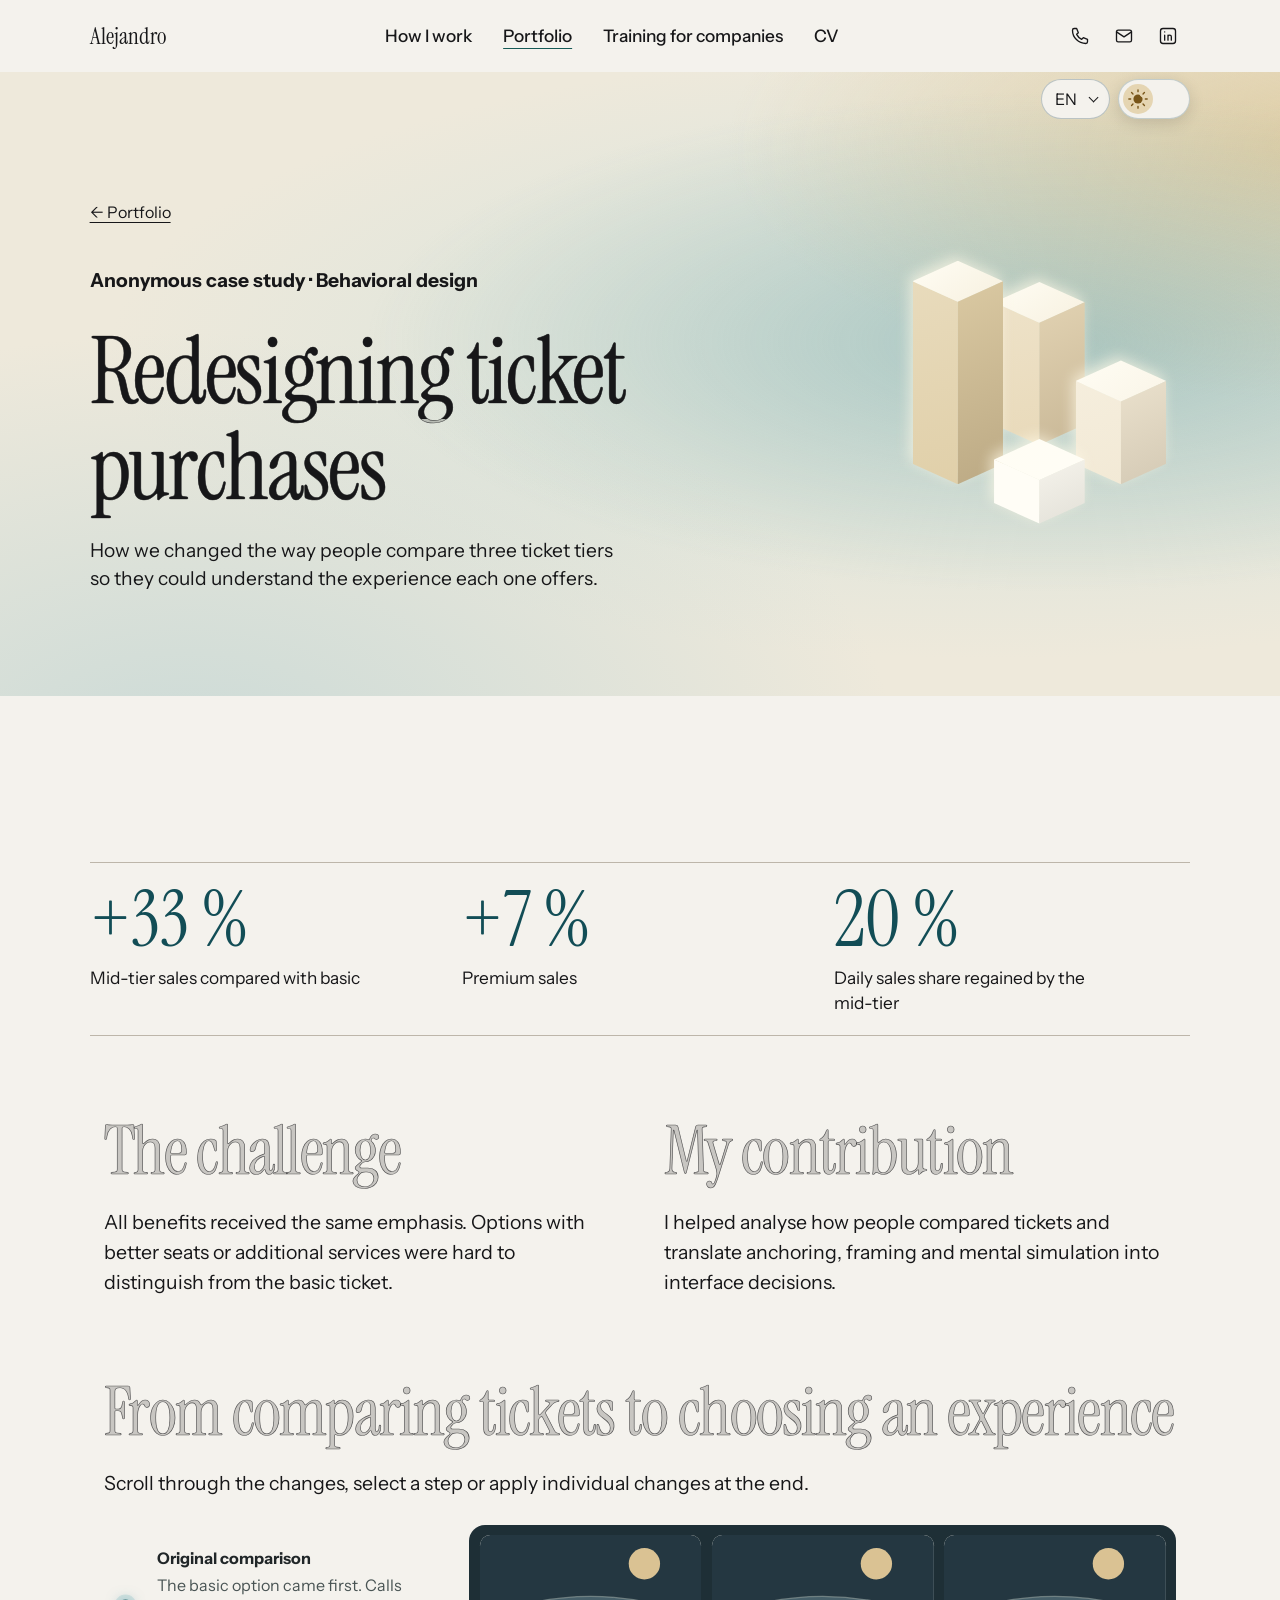
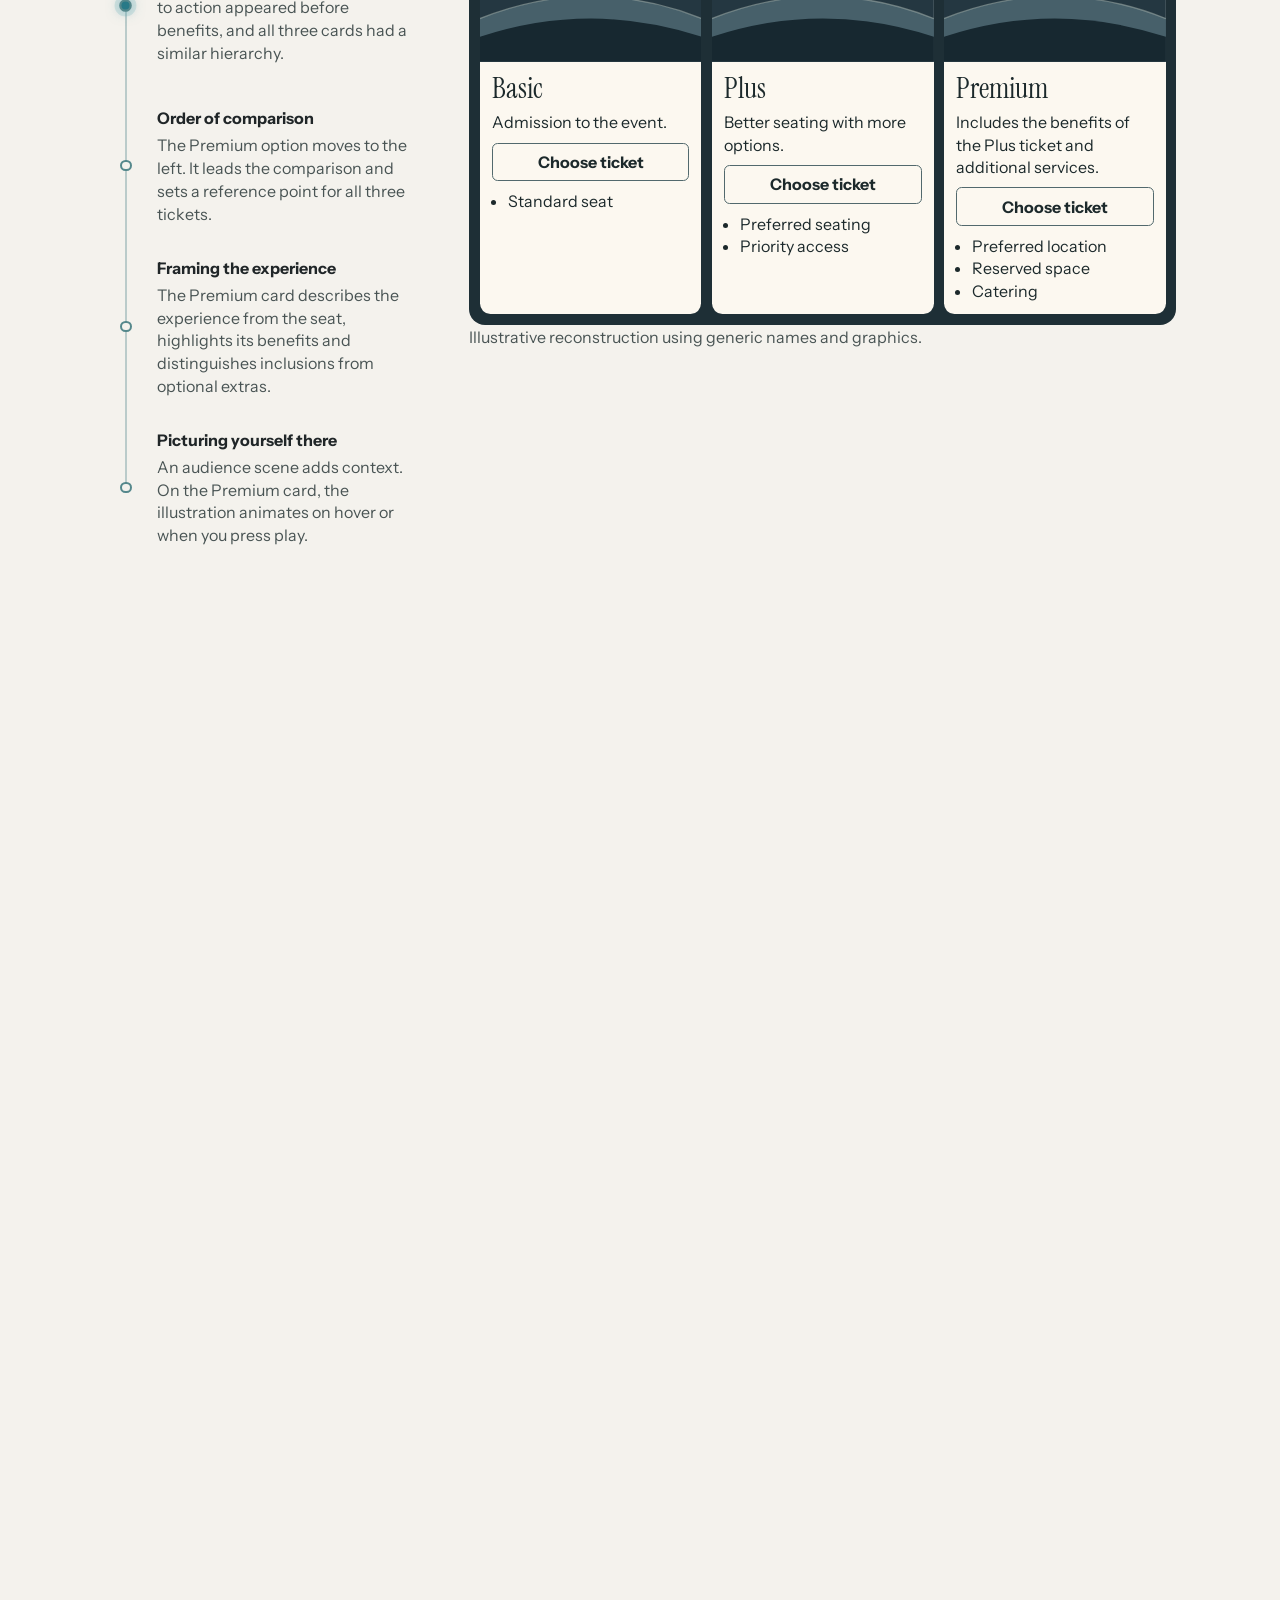
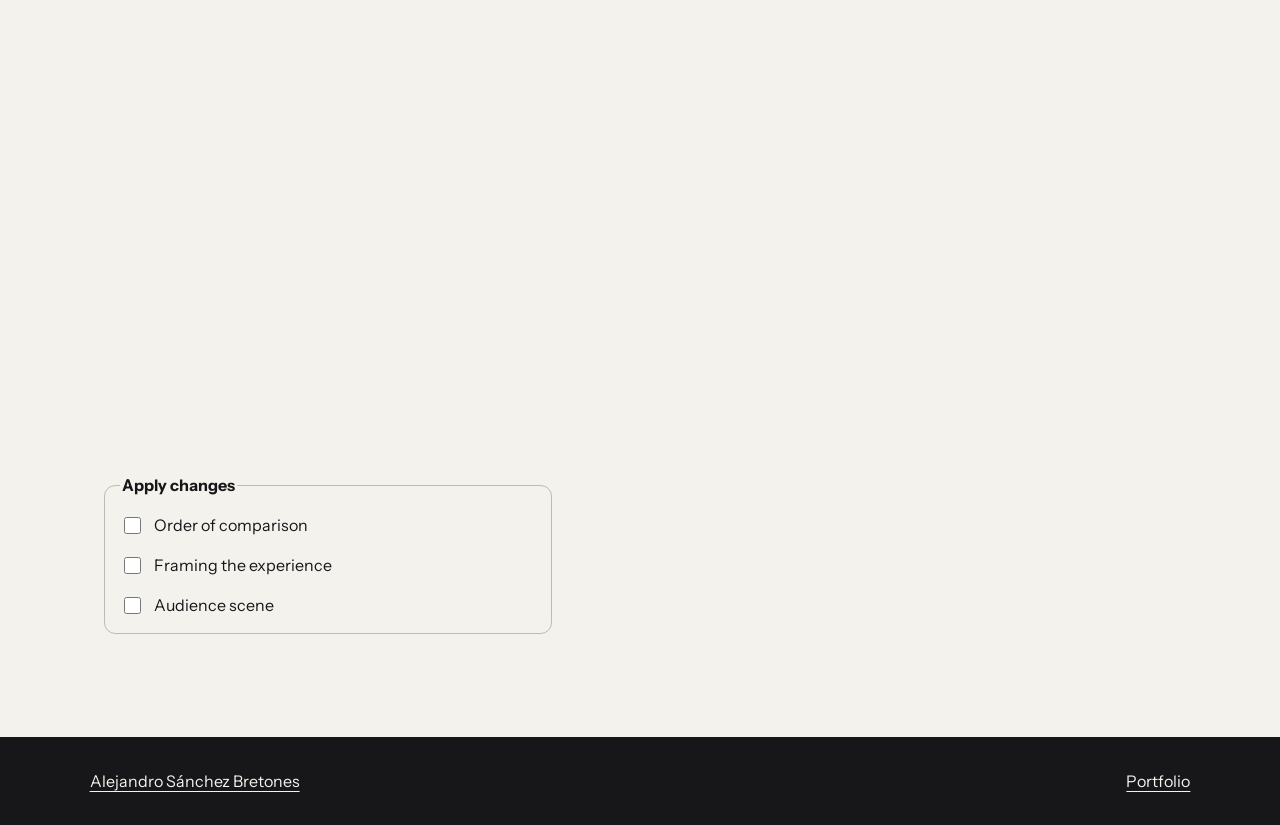
<file: portfolio/compra-de-entradas/index.html>
<!doctype html>
<html lang="es">
<head>
<meta charset="utf-8">
<meta name="viewport" content="width=device-width, initial-scale=1">
<title>Rediseño de la compra de entradas · Alejandro Sánchez Bretones</title>
<link rel="stylesheet" href="https://fonts.googleapis.com/css2?family=Instrument+Sans:wght@400;500;600;700&family=Instrument+Serif&display=swap">
<link rel="stylesheet" href="../../portfolio.css?v=shared-tags">
<link rel="stylesheet" href="../../case-studies.css?v=gallery-snap">
<script defer src="../../portfolio-interactions.js?v=contact-icons"></script>
<script defer src="../../ticket-case.js?v=nodos-scroll"></script>
<script defer src="../../scroll-demos.js?v=1"></script><script src="../../site-preferences.js?v=floating-prefs"></script>
<link rel="stylesheet" href="../../curriculum/cv.css?v=shared-tags">
<script defer src="../../section-headings.js?v=3"></script>
</head>
<body class="detail case-page">
<header id="inicio" class="site-header"><a class="site-name" href="../../#inicio">Alejandro</a><nav aria-label="Navegación principal"><a href="../../como-trabajo/">Cómo trabajo</a><a href="../../portfolio/" aria-current="page">Portfolio</a><a href="../../formaciones-a-empresas/">Formaciones a empresas</a><a href="../../curriculum/">CV</a></nav><div class="site-contact-icons"><a href="tel:+34648246290" aria-label="Llamar"><svg viewBox="0 0 24 24" fill="none" stroke="currentColor" stroke-width="1.6" stroke-linecap="round" stroke-linejoin="round" aria-hidden="true"><path d="M8 3H5a2 2 0 0 0-2 2c0 8.8 7.2 16 16 16a2 2 0 0 0 2-2v-3l-5-2-2 2a13 13 0 0 1-6-6l2-2z"/></svg></a><a href="mailto:alejandrosanchezbretones@gmail.com" aria-label="Enviar correo"><svg viewBox="0 0 24 24" fill="none" stroke="currentColor" stroke-width="1.6" stroke-linecap="round" stroke-linejoin="round" aria-hidden="true"><rect x="3" y="5" width="18" height="14" rx="2"/><path d="m3 7 9 6 9-6"/></svg></a><a href="https://www.linkedin.com/in/alejandrosanchezbretones/" aria-label="LinkedIn"><svg viewBox="0 0 24 24" fill="none" stroke="currentColor" stroke-width="1.6" stroke-linecap="round" stroke-linejoin="round" aria-hidden="true"><rect x="3" y="3" width="18" height="18" rx="3"/><path d="M8 11v6m0-10v.1m4 9.9v-6m0 2a2 2 0 0 1 4 0v4"/></svg></a></div></header>
<main><article>
<header class="cv-hero interior-hero"><div class="wrap cv-hero-inner"><div>
  <a class="case-back" href="../">← Portfolio</a>
  <p class="case-kicker">Caso anónimo · Behavioral design</p>
  <h1 class="scroll-heading">Rediseño de la compra de entradas</h1>
  <p>Cómo cambiamos la forma de comparar tres entradas para que las personas entendieran qué experiencia compraban en cada una.</p>
</div><div class="cv-pillars" aria-hidden="true"><span class="cv-pillar cv-pillar-back"><i></i></span><span class="cv-pillar cv-pillar-left"><i></i></span><span class="cv-pillar cv-pillar-right"><i></i></span><span class="cv-pillar cv-pillar-front"><i></i></span></div></div></header>
<section class="case-wrap case-intro"><dl class="case-results">
    <div><dt>+33 %</dt><dd>Ventas de la opción intermedia frente a la básica</dd></div>
    <div><dt>+7 %</dt><dd>Ventas de la opción Premium</dd></div>
    <div><dt>20 %</dt><dd>Cuota diaria de ventas recuperada por la opción intermedia</dd></div>
  </dl>
</section>
<section class="case-wrap case-brief">
  <div><h2 class="scroll-heading">El reto</h2><p>Las prestaciones se presentaban con el mismo énfasis. Las opciones con mejor ubicación o servicios adicionales resultaban difíciles de distinguir de la entrada básica.</p></div>
  <div><h2 class="scroll-heading">Mi aportación</h2><p>Colaboré en el análisis de cómo se comparaban las entradas y en la traducción de los principios de anclaje, encuadre y simulación a decisiones de interfaz.</p></div>
</section>
<section class="case-wrap case-demo" data-ticket-demo data-step="0">
  <h2 class="scroll-heading">De comparar entradas a elegir una experiencia</h2>
  <p>Desplázate para recorrer las intervenciones. También puedes elegir un nodo o activar los cambios por separado al final.</p>
  <div class="scroll-story" data-scroll-story style="--story-steps:3"><div class="case-demo-layout scroll-story-stage">
    <div class="case-demo-controls">
      <ol class="case-timeline" aria-label="Pasos de la comparativa"><li><button type="button" data-story-node="0" aria-current="step" aria-controls="ticket-comparison"><span class="case-node" aria-hidden="true"></span><span class="case-step-copy"><strong>Comparativa inicial</strong><span>La opción básica abría la comparación. Las llamadas a la acción aparecían antes de las prestaciones y las tres fichas tenían una jerarquía similar.</span></span></button></li>
<li><button type="button" data-story-node="1" aria-controls="ticket-comparison"><span class="case-node" aria-hidden="true"></span><span class="case-step-copy"><strong>Orden de comparación</strong><span>La opción Premium pasa a la izquierda. Abre la comparación y sirve de referencia para entender las diferencias entre las tres entradas.</span></span></button></li>
<li><button type="button" data-story-node="2" aria-controls="ticket-comparison"><span class="case-node" aria-hidden="true"></span><span class="case-step-copy"><strong>Encuadre de la experiencia</strong><span>La ficha Premium explica la experiencia desde el asiento, hace visibles sus prestaciones y distingue lo incluido de lo opcional.</span></span></button></li>
<li><button type="button" data-story-node="3" aria-controls="ticket-comparison"><span class="case-node" aria-hidden="true"></span><span class="case-step-copy"><strong>Imaginarse allí</strong><span>Una escena con público aporta contexto. En la ficha Premium, la ilustración cobra vida al pasar el ratón o pulsar el control de reproducción.</span></span></button></li></ol>
      <p class="case-mobile-step" aria-hidden="true"><strong>Comparativa inicial</strong><span>La opción básica abría la comparación. Las llamadas a la acción aparecían antes de las prestaciones y las tres fichas tenían una jerarquía similar.</span></p>
      <p class="case-sr" aria-live="polite" data-ticket-status></p>
    </div>
    <div><div class="ticket-comparison" id="ticket-comparison" tabindex="0" aria-label="Comparativa ilustrativa de entradas">
      <article class="ticket-card ticket-basic" aria-labelledby="ticket-basic-title">
  <div class="ticket-art"><svg viewBox="0 0 170 97" preserveAspectRatio="xMidYMid slice" aria-hidden="true">
  <rect width="170" height="97" fill="#243741"/>
  <circle class="ticket-light" cx="126" cy="22" r="12" fill="#dac293"/>
  <path d="M0 64Q85 30 170 64V97H0Z" fill="#47606a"/>
  <path d="M0 78Q85 50 170 78V97H0Z" fill="#172830"/>
  <path d="M0 64Q85 30 170 64" fill="none" stroke="#acb7b2" stroke-opacity=".5"/>
  <g class="ticket-crowd" fill="#e7d8b8"><circle cx="53" cy="77" r="6"/><path d="M45 97v-7a8 8 0 0 1 16 0v7z"/><circle cx="88" cy="72" r="7"/><path d="M79 97v-11a9 9 0 0 1 18 0v11z"/></g>
</svg></div>
  <div class="ticket-copy"><h3 id="ticket-basic-title">Básica</h3>
  <p>Acceso al evento.</p>
  <span class="ticket-action" aria-hidden="true">Elegir entrada</span>
  <ul><li>Asiento estándar</li></ul>
  
  </div>
</article>
      <article class="ticket-card ticket-plus" aria-labelledby="ticket-plus-title">
  <div class="ticket-art"><svg viewBox="0 0 170 97" preserveAspectRatio="xMidYMid slice" aria-hidden="true">
  <rect width="170" height="97" fill="#243741"/>
  <circle class="ticket-light" cx="126" cy="22" r="12" fill="#dac293"/>
  <path d="M0 64Q85 30 170 64V97H0Z" fill="#47606a"/>
  <path d="M0 78Q85 50 170 78V97H0Z" fill="#172830"/>
  <path d="M0 64Q85 30 170 64" fill="none" stroke="#acb7b2" stroke-opacity=".5"/>
  <g class="ticket-crowd" fill="#e7d8b8"><circle cx="53" cy="77" r="6"/><path d="M45 97v-7a8 8 0 0 1 16 0v7z"/><circle cx="88" cy="72" r="7"/><path d="M79 97v-11a9 9 0 0 1 18 0v11z"/></g>
</svg></div>
  <div class="ticket-copy"><h3 id="ticket-plus-title">Intermedia</h3>
  <p>Una ubicación con más opciones.</p>
  <span class="ticket-action" aria-hidden="true">Elegir entrada</span>
  <ul><li>Asiento con preferencia</li><li>Acceso prioritario</li></ul>
  
  </div>
</article>
      <article class="ticket-card ticket-premium" aria-labelledby="ticket-premium-title">
  <div class="ticket-art"><svg viewBox="0 0 170 97" preserveAspectRatio="xMidYMid slice" aria-hidden="true">
  <rect width="170" height="97" fill="#243741"/>
  <circle class="ticket-light" cx="126" cy="22" r="12" fill="#dac293"/>
  <path d="M0 64Q85 30 170 64V97H0Z" fill="#47606a"/>
  <path d="M0 78Q85 50 170 78V97H0Z" fill="#172830"/>
  <path d="M0 64Q85 30 170 64" fill="none" stroke="#acb7b2" stroke-opacity=".5"/>
  <g class="ticket-crowd" fill="#efd9ad">
  <circle cx="39" cy="77" r="6"/><path d="M31 97v-7a8 8 0 0 1 16 0v7z"/>
  <g class="ticket-fan"><circle cx="69" cy="70" r="7"/><path d="M59 97V84a10 10 0 0 1 20 0v13z"/><path d="M61 84L50 68m27 16 11-16" fill="none" stroke="#efd9ad" stroke-width="5" stroke-linecap="round"/></g>
  <circle cx="101" cy="79" r="5"/><path d="M94 97v-6a7 7 0 0 1 14 0v6z"/>
</g>
</svg><button class="ticket-play" type="button" aria-pressed="false" aria-label="Reproducir la ilustración de Premium"><span aria-hidden="true">▶</span></button></div>
  <div class="ticket-copy"><h3 id="ticket-premium-title">Premium</h3>
  <p class="ticket-legacy">Incluye las ventajas de la entrada intermedia y servicios adicionales.</p><p class="ticket-reframed">Vive el evento desde una ubicación preferente, con espacio reservado y restauración.</p>
  <span class="ticket-action" aria-hidden="true"><span class="ticket-legacy">Elegir entrada</span><span class="ticket-reframed">Elegir experiencia Premium</span></span>
  <ul><li>Ubicación preferente</li><li>Espacio reservado</li><li>Restauración</li></ul>
  <p class="ticket-reframed ticket-optional">Extras opcionales disponibles por separado.</p>
  </div>
</article>
    </div><p class="case-demo-note">Reconstrucción ilustrativa con nombres y gráficos genéricos.</p></div>
  </div>
  <div class="scroll-story-distance" aria-hidden="true"></div></div>
      <fieldset class="case-switches"><legend>Aplicar cambios</legend>
        <label><input type="checkbox" data-ticket-change="order"> Orden de comparación</label>
        <label><input type="checkbox" data-ticket-change="framing"> Encuadre de la experiencia</label>
        <label><input type="checkbox" data-ticket-change="imagery"> Escena con público</label>
      </fieldset>

</section>
</article></main>
<footer class="case-footer"><a href="../../#inicio">Alejandro Sánchez Bretones</a><a href="../../portfolio/">Portfolio</a></footer>
</body>
</html>
</file>
<file: portfolio.css>
:root{--paper:#f4f2ed;--ink:#171719;--petrol:#124d56;--line:#c9c5bc;--display:"Instrument Serif",Georgia,serif;--header-padding:clamp(1.35rem,5vw,5rem);--reading-padding:clamp(1.35rem,5vw,5rem);--reading-width:75rem;--gutter:var(--header-padding)}
*{box-sizing:border-box}
small{font-size:max(1rem,.833em)}
body.detail{margin:0;background:var(--paper);color:var(--ink);font-family:"Instrument Sans",system-ui,sans-serif;line-height:1.5}
.detail h1,.detail h2,.detail h3,.detail p{margin:0}
.detail a,.site-footer a{color:inherit;text-underline-offset:.23em}
.detail a:focus-visible,.detail button:focus-visible,.site-footer a:focus-visible{outline:2px solid currentColor;outline-offset:5px}
.detail .wrap{width:min(100%,var(--reading-width));margin-inline:auto;padding-inline:var(--reading-padding)}
.detail :is(.detail-hero,.cv-hero) .wrap{width:100%;padding-inline:var(--header-padding)}
.detail-header{background:var(--ink);color:var(--paper)}
.detail-header .wrap{display:flex;justify-content:space-between;align-items:center;gap:1rem 2rem;flex-wrap:wrap;padding-block:1.2rem}
.detail-header .name{font:400 clamp(1.45rem,3vw,2rem)/1 var(--display);text-decoration:none}
.detail-header nav{display:flex;gap:1rem;flex-wrap:wrap;font-size: 1rem}
.detail-header nav a{text-decoration:none}
.detail-header nav a:hover{text-decoration:underline}
.detail-hero{background:var(--ink);color:var(--paper);padding-block:clamp(3.75rem,10vw,9rem)}
.detail h1{font:400 clamp(3.45rem,8.7vw,8rem)/.89 var(--display);letter-spacing:-.025em;max-width:14ch;text-wrap:balance}
.detail .category{margin-bottom:1.2rem;font-size: 1rem;color:#d3d0c8}
.detail .lead{margin-top:1.5rem;font-size:clamp(1.13rem,2vw,1.46rem);max-width:52ch}
.detail .tags{list-style:none;padding:0;margin:1.5rem 0 0;display:flex;gap:.5rem;flex-wrap:wrap}
:root{--tag-ink:#0c3c38}
[data-theme=dark]{--tag-ink:#4bd4cc}
:is(.tags,.cv-hero-tags,.home-case-tags,.cv-clients)>li:not(.cv-client-control){
  padding:.2rem .65rem;border:1px solid currentColor;border-radius:999px;
  color:var(--tag-ink);background:color-mix(in srgb,var(--tag-ink) 10%,transparent);
  font-size:1rem;line-height:1.3;
}
.detail-section{padding-block:clamp(3.4rem,8vw,7rem)}
.detail-section+.detail-section{border-top:1px solid var(--line)}
.detail h2{font:400 clamp(2.7rem,5.5vw,4.7rem)/.95 var(--display);letter-spacing:-.02em;text-wrap:balance}
.detail h3{font:400 clamp(1.75rem,3.2vw,2.6rem)/1 var(--display)}
.story-grid,.case-grid{display:grid;grid-template-columns:repeat(3,minmax(0,1fr));gap:2rem;margin-top:2rem}
.case-grid{grid-template-columns:repeat(2,minmax(0,1fr))}
.story-grid article,.case-grid article{border-top:1px solid var(--line);padding-top:1.05rem}
.story-grid p,.case-grid p{margin-top:.75rem;max-width:53ch}
.detail .example{background:#e9e5da}
.example .wrap{display:grid;grid-template-columns:1fr 1.08fr;align-items:center;gap:2.25rem}
.example p{max-width:36ch;margin-top:1rem}
.option-demo,.motion-demo,.workflow-demo,.system-demo{margin:0;background:#fffdf6;border:1px solid #c9c5bc;border-radius:1rem;padding:1rem;min-width:0;color:var(--ink)}
.option-demo legend{padding:.2rem .45rem;font-weight:600}
.option-demo label{display:flex;align-items:center;gap:.7rem;padding:.7rem;border:1px solid #d4d0c5;border-radius:.7rem;cursor:pointer}
.option-demo label+label{margin-top:.5rem}
.option-demo label:has(input:checked){border-color:var(--petrol);background:#edf4f2}
.option-demo input{accent-color:var(--petrol)}
.option-demo small{display:block}
.demo-row{display:flex;justify-content:space-between;align-items:center;gap:.6rem;flex-wrap:wrap;margin-bottom:.85rem}
.status{padding:.25rem .6rem;border-radius:999px;background:#ece9df;font-size: 1rem}
.motion-demo.is-sent .status{background:#e3efeb;color:#124d56;animation:status-in 340ms cubic-bezier(.2,.7,.3,1)}
@keyframes status-in{from{transform:translateY(5px);opacity:.4}}
.action{min-height:44px;border:0;border-radius:.6rem;padding:.55rem .9rem;background:var(--petrol);color:#fff;font:inherit;cursor:pointer}
.workflow-demo{list-style:none;padding:1rem 1.2rem}
.workflow-demo li{display:grid;grid-template-columns:5rem 1fr;gap:.65rem;padding:.6rem 0}
.workflow-demo li+li{border-top:1px solid #d4d0c5}
.system-demo{display:grid;grid-template-columns:1fr 1fr;gap:.65rem}
.example-theme{display:grid;gap:.8rem;background:#ebf1ef;padding:.8rem;border-radius:.7rem}
.example-theme.warm{background:#f5ead8}
.sample-button{background:#124d56;color:#fff;border-radius:.55rem;padding:.45rem .65rem;text-align:center}
.warm .sample-button{background:#753f29}
.related{display:flex;flex-wrap:wrap;gap:.65rem;margin-top:1.4rem}
.related a{border:1px solid var(--line);border-radius:.65rem;padding:.65rem .85rem;text-decoration:none}
.related a:hover{text-decoration:underline}
.site-footer{display:block;background:#171719;color:#f4f2ed;padding:0;border:0}
.footer-inner{width:min(100%,var(--reading-width));margin-inline:auto;padding:clamp(3rem,8vw,7rem) var(--reading-padding)}
.site-footer h2{font:400 clamp(3.2rem,8vw,7rem)/.93 var(--display);margin:0}
.site-footer p{margin:1rem 0 1.65rem;max-width:45ch}
.contact-blocks{display:grid;grid-template-columns:repeat(3,minmax(0,1fr));gap:.7rem}
.contact-blocks a{display:flex;justify-content:space-between;gap:.65rem;align-items:center;min-height:5rem;padding:.85rem 1.05rem;background:#124d56;border:1px solid #ffffff22;border-radius:.85rem;color:#f4f2ed;text-decoration:none;font-size:clamp(1rem,2vw,1.3rem)}
.contact-blocks a:hover{background:#19606a}
.footer-bottom{display:flex;justify-content:space-between;gap:1rem;flex-wrap:wrap;border-top:1px solid #ffffff35;margin-top:2.3rem;padding-top:1rem;font-size: 1rem}
@media(max-width:700px){.story-grid,.case-grid,.example .wrap,.contact-blocks{grid-template-columns:1fr}.contact-blocks a{min-height:3.65rem}.detail-header nav{gap:.7rem}}
@media(prefers-reduced-motion:reduce){.motion-demo.is-sent .status{animation:none}}

html{scroll-padding-top:var(--nav-height,4.2rem)}
.site-header{position:sticky;top:0;z-index:10;display:flex;justify-content:space-between;align-items:center;flex-wrap:wrap;gap:.55rem 1.4rem;padding:.88rem var(--gutter);background:#171719;color:#f4f2ed}
.site-header .site-name{font:400 clamp(1.22rem,1.8vw,1.54rem)/1.05 var(--display);text-decoration:none;color:inherit}
.site-header nav{display:flex;justify-content:center;gap:clamp(.7rem,1.8vw,1.55rem);flex-wrap:wrap}
.site-header nav a{font:500 clamp(1rem,1.35vw,1.08rem)/1.4 "Instrument Sans",system-ui,sans-serif;color:inherit;text-decoration:none}
.site-header nav a:hover{text-decoration:underline}
@media(max-width:570px){.site-header{justify-content:center;text-align:center;padding-block:.65rem}}
.demo-tool{padding:clamp(1rem,2.6vw,2rem);background:#fffdf6;border:1px solid #c9c5bc;border-radius:1rem;min-width:0}
.demo-tool h3{font:600 1.15rem/1.2 "Instrument Sans",system-ui,sans-serif}
.demo-controls{display:flex;flex-wrap:wrap;gap:.42rem;margin-bottom:1rem}
.demo-controls button,.demo-action{min-height:44px;border:1px solid #c9c5bc;background:transparent;color:#171719;border-radius:999px;padding:.43rem .78rem;font:600 1rem/1.2 "Instrument Sans",system-ui,sans-serif;cursor:pointer}
.demo-controls button[aria-pressed=true],.demo-action{background:#124d56;color:#fff;border-color:#124d56}
.demo-controls button:hover,.demo-action:hover{box-shadow:0 0 0 2px #124d5626}
.demo-caption{font-size: 1rem;line-height:1.5;margin-top:.9rem!important;max-width:55ch!important}
.demo-tool button:focus-visible{outline:2px solid #124d56;outline-offset:3px}
.product-card{min-height:15rem;border:1px solid #c9c5bc;border-radius:.72rem;padding:.65rem;display:grid;gap:.34rem;align-content:start;background:#fff;transition:padding .4s,gap .4s}
.product-card .product-image{display:grid;place-items:center;background:#dce9e7;color:#124d56;border-radius:.45rem;min-height:5rem;font-size:2.25rem;line-height:1}
.product-card .product-name,.product-card .product-price,.product-card .product-meta{font-size:1rem;font-weight:400}
.product-card .product-price{display:flex;align-items:baseline;gap:.45rem}
.product-card .old-price{text-decoration:none}
.product-card .product-cta{justify-self:start;font-size: 1rem}
.product-card[data-step="1"],.product-card:is([data-step="2"],[data-step="3"]){padding:1rem;gap:.85rem}
.product-card[data-step="1"] .product-name,.product-card:is([data-step="2"],[data-step="3"]) .product-name{font-weight:600;font-size:1.16rem}
.product-card[data-step="1"] .product-meta,.product-card:is([data-step="2"],[data-step="3"]) .product-meta{font-size: 1rem;color:#4b5654}
.product-card:is([data-step="2"],[data-step="3"]) .current-price{font-size:1.55rem;font-weight:600;color:#124d56}
.product-card:is([data-step="2"],[data-step="3"]) .old-price{text-decoration:line-through;color:#515b59;font-size: 1rem}
.product-card:is([data-step="2"],[data-step="3"]) .product-cta{justify-self:stretch}
.ui-demo-layout{align-items:start!important}
.ui-demo-layout .demo-tool{position:sticky;top:calc(var(--nav-height,4rem) + 1rem)}
.design-steps{display:grid;gap:.6rem;margin-top:1.15rem}
.design-steps article{padding:.75rem 0;border-top:1px solid #c9c5bc}
.design-steps p{margin-top:.32rem!important;font-size: 1rem}
.focus-scene{min-height:13.8rem;display:grid;align-content:center;overflow:hidden;padding:.45rem}
.focus-card{display:grid;gap:.55rem;background:#edf2ef;border:1px solid #c7d7d3;border-radius:.85rem;padding:1rem;transform:scale(.97);transition:transform .4s,background .4s}
.focus-card.is-near{transform:scale(1)}
.focus-card.is-reading{transform:scale(1.02);background:#e0eeea}
.focus-card .extra{display:grid;grid-template-rows:0fr;opacity:0;transition:grid-template-rows .45s,opacity .35s}
.focus-card.is-reading .extra{grid-template-rows:1fr;opacity:1}
.focus-card .extra>div{overflow:hidden}
.focus-card p{margin:0!important}
.motion-status-row{display:flex;justify-content:space-between;align-items:center;gap:.5rem;flex-wrap:wrap;padding:1rem .1rem}
.handoff-map{position:relative;display:grid;grid-template-columns:1fr 1fr;gap:.65rem;padding-top:3.8rem}
.handoff-source{position:absolute;top:0;left:0;width:calc((100% - .65rem)/2);border-radius:.65rem;background:#124d56;color:#fff;padding:.52rem;text-align:center;font-weight:600;transition:transform .55s cubic-bezier(.25,.75,.25,1)}
.handoff-map[data-step="1"] .handoff-source{transform:translateX(calc(100% + .65rem)) translateY(.3rem) rotate(-4deg)}
.handoff-map[data-step="2"] .handoff-source{transform:translateX(calc(100% + .65rem)) translateY(3.8rem)}
.handoff-slot{border:1px dashed #808a87;border-radius:.7rem;padding:.65rem;min-height:7.1rem;font-size: 1rem}
.handoff-slot strong{display:block;font-size: 1rem}
.handoff-slot small{display:block;margin-top:.45rem}
.handoff-map[data-step="1"] .handoff-slot:last-child{background:#fff0e7;border-color:#8d4029}
.handoff-map[data-step="2"] .handoff-slot:last-child{background:#e9f3ef;border-color:#1f6959;padding-top:3rem}
.brand-preview{--brand-bg:#e7f2ef;--brand-ink:#124d56;--brand-pad:1rem;--brand-radius:.65rem;--brand-font:"Instrument Sans",sans-serif;--brand-size:1.18rem;padding:var(--brand-pad);border-radius:var(--brand-radius);background:var(--brand-bg);color:var(--brand-ink);display:grid;gap:.55rem;transition:background .35s,color .35s,padding .35s,border-radius .35s}
.brand-preview[data-step="1"]{--brand-bg:#f5e7dc;--brand-ink:#703821;--brand-pad:1.45rem;--brand-radius:1.2rem;--brand-font:"Instrument Serif",Georgia,serif;--brand-size:1.7rem}
.brand-preview[data-step="2"]{--brand-bg:#e8e9f7;--brand-ink:#393f78;--brand-pad:.8rem;--brand-radius:.3rem;--brand-font:system-ui,sans-serif;--brand-size:1.02rem}
.brand-preview strong{font:600 var(--brand-size)/1.15 var(--brand-font)}
.brand-preview .sample-button{justify-self:start;background:var(--brand-ink);border-radius:var(--brand-radius);font-family:var(--brand-font)}
@media(max-width:700px){.ui-demo-layout .demo-tool{position:static}.focus-scene{min-height:12rem}}
@media(prefers-reduced-motion:reduce){.demo-tool *{transition:none!important;animation:none!important}}

.demo-tool [hidden]{display:none!important}
.status.is-confirmed{background:#d8eee5;color:#145349;animation:status-in 340ms cubic-bezier(.2,.7,.3,1)}

.contact-item{min-width:0;position:relative;display:flex;flex-direction:column;align-items:flex-start;border-radius:.85rem;background:#124d56;border:1px solid #ffffff22}
.contact-item a{width:100%;min-height:3.25rem;background:transparent;border:0;border-radius:.85rem .85rem 0 0;font-size:clamp(1rem,1.35vw,1.12rem)}
.contact-value{overflow-wrap:anywhere;user-select:text;-webkit-user-select:text}
.contact-copy{margin:0 .9rem .65rem;min-height:36px;border:1px solid #ffffff60;border-radius:999px;background:transparent;color:#f4f2ed;padding:.25rem .72rem;font:600 1rem "Instrument Sans",system-ui,sans-serif;cursor:pointer}
.contact-copy:hover{background:#ffffff22}
.contact-copy:focus-visible{outline:2px solid #f4f2ed;outline-offset:3px}
.site-footer .contact-status{margin:.55rem 0 0;font-size: 1rem}
.contact-status:empty{display:none}
@media(max-width:700px){.contact-item a{font-size:1rem}}

.site-header nav a[aria-current=page]{text-decoration:underline;text-decoration-color:var(--nav-accent,#165a56);text-underline-offset:.35em}
.specialty-selector{background:#171719;color:#f4f2ed;padding:clamp(3.5rem,8vw,7rem) var(--reading-padding)}
.specialty-inner{width:min(100%,calc(var(--reading-width) - 2 * var(--reading-padding)));margin-inline:auto}
.specialty-inner h2{font:400 clamp(2.8rem,6vw,5.8rem)/.95 var(--display);margin:0 0 1.65rem}
.specialty-cards{display:grid;grid-template-columns:repeat(auto-fit,minmax(min(100%,14rem),1fr));gap:.65rem}
.specialty-cards .specialty-card{min-height:9.5rem;display:grid;align-content:start;gap:.52rem;position:relative;padding:1.05rem 2.35rem 1.05rem 1.05rem;border:1px solid #ffffff35;border-radius:.9rem;color:#f4f2ed;text-decoration:none;background:#232326;transition:background .22s,border-color .22s,transform .22s}
.specialty-card strong{font:400 clamp(1.5rem,2.2vw,2.1rem)/1 var(--display)}
.specialty-card span{font-size: 1rem;line-height:1.4}
.specialty-card .specialty-arrow{position:absolute;right:1rem;top:1rem}
.specialty-cards .specialty-card:is(:hover,:focus-visible,.is-previewed){background:#124d56;border-color:#a7cbc8;transform:translateY(-3px)}
.selector-visual{display:grid;place-items:center;height:clamp(10rem,29vw,20rem);margin-top:1rem;overflow:hidden}
.selector-visual[hidden]{display:none}
.selector-visual canvas{display:block}
.contact-item{transition:background .25s,border-color .25s,box-shadow .25s}
.contact-blocks>a,.contact-item{position:relative}
.contact-blocks>a:is(:hover,:focus-visible),.contact-item:is(:hover,:focus-within){background:#19606a;border-color:#b2ded8;box-shadow:0 0 18px #73c2b54d}
.contact-item a:is(:hover,:focus-visible){background:transparent}
@media(max-width:570px){.specialty-cards{grid-template-columns:1fr}.specialty-cards .specialty-card{min-height:6.8rem}}
@media(prefers-reduced-motion:reduce){.specialty-cards .specialty-card,.contact-item{transition:none}}

.product-card[data-step="3"] .product-meta,.product-card[data-step="3"] .old-price{color:#333b3a}
.product-card[data-step="3"] .product-cta{min-height:48px;background:#124d56;color:#fff}
.product-card[data-step="3"] .product-cta:focus-visible{outline:3px solid #171719;outline-offset:3px}
.notes{background:var(--page);color:var(--home-ink)}

.hero{position:relative;isolation:isolate;overflow:hidden;--floor-tint:#224b59;--floor-x:73%;background:
  radial-gradient(ellipse 42% 39% at 82% 32%,#326b7a2d,transparent 100%),
  radial-gradient(ellipse 52% 42% at 51% 87%,#c2a77c3b,transparent 100%),
  radial-gradient(ellipse 38% 36% at 16% 18%,#42707833,transparent 100%),
  #171719}
.hero::before{content:"";position:absolute;inset:0;pointer-events:none;z-index:-1;
  background-color:var(--hero-key-light,#d7c7a9);opacity:.78;
  mask-image:radial-gradient(ellipse 49% 66% at var(--floor-x) 47%,#000b,transparent 91%);
  transition:background-color .85s ease}
.hero[data-lit-piece="0"]{--hero-key-light:#d7c7a9}
.hero[data-lit-piece="1"]{--hero-key-light:#368f9e}
.hero[data-lit-piece="2"]{--hero-key-light:#b79a71}
.hero[data-lit-piece="3"]{--hero-key-light:#7f858d}
.hero-floor{position:absolute;pointer-events:none;z-index:-1}
:is(.hero,.accordion-specialties)[data-lit-piece="0"]{--floor-tint:#756247}
:is(.hero,.accordion-specialties)[data-lit-piece="1"]{--floor-tint:#438a99}
:is(.hero,.accordion-specialties)[data-lit-piece="2"]{--floor-tint:#967852}
:is(.hero,.accordion-specialties)[data-lit-piece="3"]{--floor-tint:#54788b}
.hero-floor{inset:0;background:
  radial-gradient(ellipse 17% 8% at calc(var(--floor-x) + 2%) 68%,#050709dc,transparent 100%),
  radial-gradient(ellipse 23% 12% at calc(var(--floor-x) + 9%) 71%,#080c10ac,transparent 100%),
  radial-gradient(ellipse 18% 10% at calc(var(--floor-x) - 9%) 65%,#100e0ca3,transparent 100%);
}
.hero-floor::after{content:"";position:absolute;inset:0;background-color:var(--floor-tint);opacity:.52;transition:background-color .85s ease;mask-image:
  radial-gradient(ellipse 28% 19% at calc(var(--floor-x) - 16%) 75%,#000b,transparent 100%),
  radial-gradient(ellipse 31% 17% at calc(var(--floor-x) + 15%) 69%,#000a,transparent 100%),
  radial-gradient(ellipse 22% 11% at var(--floor-x) 82%,#0007,transparent 100%);
}
.accordion-specialties{position:relative;isolation:isolate;overflow:hidden;background:
  radial-gradient(ellipse 40% 38% at 24% 26%,#57695266,transparent 100%),
  radial-gradient(ellipse 45% 43% at 82% 31%,#326b7a87,transparent 100%),
  radial-gradient(ellipse 52% 40% at 60% 86%,#4b3b5860,transparent 100%),
  #171719}
.accordion-specialties::before{content:"";position:absolute;inset:0;z-index:-1;pointer-events:none;
  background-color:var(--floor-tint);opacity:.53;transition:background-color .85s ease;
  mask-image:
    radial-gradient(ellipse 37% 40% at 33% 44%,#000b,transparent 100%),
    radial-gradient(ellipse 42% 46% at 75% 59%,#000a,transparent 100%)}
.accordion-branches{display:flex;gap:.55rem}
.accordion-branches article[data-accordion-branch]{position:relative;overflow:hidden;flex:1 1 0;min-width:0;min-height:8.5rem;text-align:left;padding:clamp(.65rem,1.55vw,1.15rem);display:grid;align-content:start;gap:.55rem;border:1px solid #ffffff30;border-radius:.85rem;background:#252b2b96;backdrop-filter:blur(16px);color:#f4f2ed;text-decoration:none;transition:border-color .35s,box-shadow .35s}
.accordion-branches article[data-accordion-branch]::after{content:"";position:absolute;inset:0 0 auto;height:1px;background:linear-gradient(90deg,transparent,#c8e5e38c,transparent);opacity:.55;animation:edge-light 7s ease-in-out infinite alternate;pointer-events:none}
@keyframes edge-light{from{transform:translateX(-62%)}to{transform:translateX(64%)}}
.accordion-branches article[data-accordion-branch].is-previewed{border-color:#a8e4e4a0;box-shadow:0 0 1rem #69b5c34a,inset 0 0 .65rem #92d2db22}
.accordion-branches article[data-accordion-branch].is-previewed::after{opacity:1}
.branch-card-copy{display:grid;align-content:start;gap:.55rem}
.accordion-branches article[data-accordion-branch] strong{font:400 clamp(1.33rem,2.1vw,2rem)/1.03 var(--display);text-wrap:balance}
.accordion-branches article[data-accordion-branch] .branch-card-copy span{font-size:clamp(1rem,1.12vw,1rem);line-height:1.3;color:#d1dedb}
.accordion-branches .branch-arrow{position:absolute;z-index:2;top:.65rem;right:.65rem;display:grid;place-items:center;width:2.25rem;aspect-ratio:1;border:1px solid #cae6e64d;border-radius:50%;background:#263b40ad;backdrop-filter:blur(12px);box-shadow:inset 0 1px #f3ffff24,0 3px 12px #10141642;color:#d9eef0;font-size:1.05rem;line-height:1;opacity:0;pointer-events:none;transition:opacity .2s,background .25s,color .25s}
@media(hover:hover){.accordion-branches article[data-accordion-branch]:hover .branch-arrow{opacity:1;background:#3f6973d6;color:#fff}}
.accordion-branches article[data-accordion-branch]:focus-visible .branch-arrow{opacity:1;background:#3f6973d6;color:#fff}
@media(prefers-reduced-motion:reduce){.accordion-branches .branch-arrow{transition:none}}
.accordion-branches article[data-accordion-branch]:focus-visible{outline:2px solid #b1e6df;outline-offset:3px}
.accordion-visual{height:clamp(18rem,34vw,26rem);display:grid;place-items:center;grid-template-rows:minmax(0,1fr)}
.accordion-panel{width:min(100%,55rem);height:100%;min-height:0;display:grid;place-items:center;grid-template-rows:minmax(0,1fr)}
.accordion-panel[hidden]{display:none}
.branch-scene{position:relative;width:100%;height:100%}
.branch-scene canvas,.system-connectors{position:absolute;inset:0;width:100%;height:100%;display:block}
.system-connectors{pointer-events:none}
.system-connectors path{vector-effect:non-scaling-stroke}
.is-3d-unavailable{visibility:hidden}
.accordion-branches .branch-card-cta{display:none}
.system-track,.system-fill{fill:none;stroke-width:3.2;stroke-linecap:round}
.system-track{stroke:#fff;stroke-opacity:.20}
.system-fill{stroke:#a9d9df;stroke-dasharray:1;stroke-dashoffset:1;animation:trace-fill .34s calc(.16s + var(--step) * .38s) ease-out forwards}
@keyframes trace-fill{to{stroke-dashoffset:0}}
@media(max-width:700px){
  .hero{--floor-x:50%}
  .hero-floor{background:
    radial-gradient(ellipse 30% 5% at 50% 59%,#050709cf,transparent 100%),
    radial-gradient(ellipse 49% 7% at 62% 62%,#080c108c,transparent 100%)}
  .accordion-branches{overflow-x:auto;align-items:flex-start;min-height:var(--gallery-height,13rem);scroll-snap-type:x mandatory;scroll-padding-inline:12%;padding:4px 12% 0;overscroll-behavior-x:contain;scrollbar-width:none;gap:.75rem}
  .accordion-branches::-webkit-scrollbar{display:none}
  .accordion-branches article[data-accordion-branch],.accordion-branches article[data-accordion-branch].is-previewed{flex:0 0 100%;min-height:7.25rem;scroll-snap-align:center;scroll-snap-stop:always;padding:1rem}
  .accordion-branches article[data-accordion-branch] .branch-card-copy span{font-size: 1rem}
  .accordion-branches .branch-card-cta{display:flex;justify-content:center;align-items:center;gap:.45rem;text-align:center;min-height:44px;padding:.55rem .65rem;border-radius:.7rem;background:#194653;color:#fff;font-size: 1rem;line-height:1.22;font-weight:600}
  .accordion-branches article[data-accordion-branch]:not(.is-previewed) .branch-card-cta{position:absolute;inset:auto 1rem 1rem;visibility:hidden}
  .accordion-branches article[data-accordion-branch]:focus-visible{outline-offset:-3px}
  .accordion-visual{height:clamp(12.5rem,54vw,17rem)}
  .action,.demo-action{width:100%}
}
@media(prefers-reduced-motion:reduce){
  .accordion-branches article[data-accordion-branch]::after,.system-fill{animation:none}
  .hero-floor::after,.accordion-specialties::before,.accordion-branches article[data-accordion-branch],.branch-pagination button::before{transition:none}
  .system-fill{stroke-dashoffset:0}
}


.hero .tagline{font:400 clamp(1rem,1.65vw,1.5rem)/1.25 "Instrument Sans",system-ui,sans-serif}
.hero-typed{display:block;min-height:1.22em;margin-top:.32em;color:#f4f2ed;font:italic 400 clamp(1.9rem,4vw,3.85rem)/1.16 var(--display)}
.hero-specialties-reader{position:absolute;width:1px;height:1px;overflow:hidden;clip-path:inset(50%);white-space:nowrap}
.system-track{stroke:#a7d2d6;stroke-opacity:.24}
.system-fill{stroke:#92d3de;filter:drop-shadow(0 0 4px #71d7efad);animation:none}
.system-pulse{visibility:hidden;filter:drop-shadow(0 0 5px #77d8e9)}
.system-halo{fill:#77d8e930;stroke:#a9e8f2;stroke-opacity:.6}
.system-core{fill:#e2fcff}
@media(max-width:700px){
  .hero .tagline{font-size:1rem}
  .hero-typed{font-size:clamp(1.85rem,7vw,3rem)}
}

.hero-title{--hero-controls-width:min(100%,23rem)}
.hero-rotation{width:var(--hero-controls-width)}
.hero-rotation,.hero-pagination{display:flex;align-items:center}
.hero-rotation{gap:.45rem;margin-top:.55rem;flex-wrap:nowrap}
.hero-pagination{flex:0 0 auto;margin-inline-start:clamp(.65rem,1.5vw,1.25rem)}
.hero-rotation button{position:relative;flex:0 0 44px;width:44px;height:44px;border:0;padding:0;color:#dbe9e8;background:transparent;cursor:pointer}
.hero-rotation .hero-pagination button{flex-basis:32px;width:32px}
.hero-rotation button:focus-visible{outline:2px solid #b1e6df;outline-offset:-5px;border-radius:8px}
.hero-rotation button.hero-rotation-toggle{flex-basis:54px;width:54px;border:1px solid #d0ecec45;border-radius:999px;background:#d5f0f018;backdrop-filter:blur(12px);box-shadow:inset 0 1px #efffff26;font:600 1rem/1 system-ui,sans-serif}
.hero-rotation button.hero-rotation-toggle:is(:hover,:focus-visible){background:#d5f0f02b;border-color:#d0ecec72}
@media(max-width:700px){.hero-rotation{margin-inline:auto}}
@media(prefers-reduced-motion:reduce){.hero-rotation .hero-rotation-toggle{display:none}}

.experience-belt{padding:.85rem var(--gutter);background:#0b0b0c;color:#f4f2ed}
.experience-belt .stats{justify-content:center;gap:clamp(.85rem,6vw,5rem);margin:0;text-align:center}
.experience-belt .stats div+div{padding-left:clamp(.85rem,6vw,5rem)}
.experience-belt .stats dt{color:#d6d9d8}
.scene-floor{position:absolute;inset:0;width:100%;height:100%;overflow:visible;pointer-events:none}
.scene-floor text{fill:#ecdbbc;font:400 var(--scene-type,38px) var(--display)}
.scene-floor .scene-back{fill:#dfcfb1;opacity:.81}

.intro-fold{min-height:calc(100svh - var(--nav-height,4.5rem));display:grid;grid-template-rows:1fr auto}
.intro-fold .hero{min-height:0;padding-block:clamp(1.25rem,4svh,3.25rem)}
.intro-fold :is(.hero-copy,.hero-visual){top:auto}
.intro-fold .hero-visual{height:clamp(13rem,47svh,29rem)}
.intro-next{display:flex;justify-content:center;margin-top:.5rem;transition:opacity .2s,visibility .2s}
.intro-next.is-away{opacity:0;visibility:hidden;pointer-events:none}

:is(#especialidades,#mobile-specialties-title,#feature-title){scroll-margin-top:calc(var(--nav-height,4.5rem) + 1rem)}
:is(#mobile-specialties-title,#feature-title):focus{outline:none}
@media(prefers-reduced-motion:reduce){.intro-next,.hero::before{transition:none}}
.intro-next-link{display:inline-flex;gap:.5rem;align-items:center;justify-content:center;min-height:44px;padding:.35rem .65rem;color:#e7e5db;font-size: 1rem;text-decoration:none}
.intro-next-link:hover{color:#9dd9e3;text-decoration:underline}
.intro-next-link:focus-visible{outline:2px solid #b1e6df;outline-offset:3px}
@media(max-width:700px){
  .intro-fold .hero{gap:.6rem;padding-block:clamp(.75rem,2svh,1.2rem)}
  .intro-fold .hero-visual{height:clamp(8.5rem,min(30svh,52vw),15rem)}
  .intro-fold h1{font-size:clamp(2.9rem,12vw,5rem)}
  .experience-belt .stats dd{font-size:clamp(1.85rem,7vw,2.65rem)}
}

.focus-floor .focus-ink{fill:#82cedc}
.focus-dot{filter:drop-shadow(0 0 6px #7dd9ec)}

.site-menu-toggle{display:none}
@media(max-width:700px){
  .intro-fold .hero-title{display:contents}
  .intro-fold .hero #saludo,.intro-fold .hero .tagline{order:0}
  .intro-fold .hero .hero-visual{order:1}
  .intro-fold .hero .hero-rotation{order:2;width:min(100%,23rem);margin-top:.15rem}
  .site-header.has-mobile-menu{flex-wrap:nowrap;gap:.65rem}
  .site-header.has-mobile-menu .site-name{font-size:clamp(1.18rem,4.5vw,1.5rem)}
  .site-menu-toggle{display:grid;place-items:center;flex:0 0 44px;width:44px;height:44px;padding:0;color:#f4f2ed;background:transparent;border:1px solid #ffffff45;border-radius:.65rem;cursor:pointer}
  .site-menu-toggle svg{width:21px;height:21px;stroke:currentColor;fill:none;stroke-width:1.7;stroke-linecap:round}
  .site-menu-toggle:focus-visible{outline:2px solid #b1e6df;outline-offset:2px}
  .site-header.has-mobile-menu nav{display:none;position:absolute;top:100%;inset-inline:0;flex-direction:column;align-items:stretch;gap:0;padding:.35rem var(--gutter) .7rem;background:#171719;border-bottom:1px solid #ffffff30;box-shadow:0 .65rem 1.8rem #0005}
  .site-header.has-mobile-menu.is-menu-open nav{display:flex}
  .site-header.has-mobile-menu nav a{display:flex;align-items:center;min-height:44px}
}


.hero-pagination{flex:1 1 0;min-width:0;margin-inline-start:0;gap:clamp(.2rem,1.2vw,.45rem)}
.hero-rotation .hero-pagination button{display:grid;place-items:center;flex:1 1 0;min-width:0;width:auto}
.hero-segment{display:block;width:100%;height:4px;overflow:hidden;border-radius:999px;background:#dceaea55}
.hero-segment>span{display:block;width:100%;height:100%;border-radius:inherit;background:#83ccda;transform:scaleX(0);transform-origin:left}
.hero-pagination button[aria-current] .hero-segment{background:#83ccda61}
@media(max-width:700px){
  .accordion-specialties .accordion-branches,.accordion-specialties .accordion-visual{
    width:calc(100% + 2 * var(--gutter));margin-inline:calc(-1 * var(--gutter))
  }
  .accordion-specialties .accordion-visual{height:clamp(14rem,60vw,19rem)}
  .accordion-specialties .accordion-panel{width:100%}
  .intro-fold .hero .hero-rotation{width:min(100%,23rem);gap:.65rem}
  .site-header.has-mobile-menu{justify-content:space-between}
  .site-header.has-mobile-menu .site-menu-toggle{margin-inline-start:auto}
}
@media(prefers-reduced-motion:reduce){.hero-pagination button[aria-current] .hero-segment>span{transform:scaleX(1)}}
.branch-pagination{display:flex;justify-content:center;align-items:center;gap:.32rem}
.branch-pagination button{position:relative;flex:0 1 64px;width:64px;min-width:44px;height:44px;border:0;padding:0;background:transparent;cursor:pointer}
.branch-pagination button:focus-visible{outline:2px solid #b1e6df;outline-offset:-5px;border-radius:8px}

@media(prefers-reduced-motion:reduce){.branch-pagination button::before{transition:none}}

@media(max-width:700px){
  .intro-fold .hero .tagline{padding-block-end:24px}
  .intro-fold .hero #portfolio-art{top:calc(55% + 22px)}
}

.hero-typed-box{display:inline-grid;max-width:100%;text-align:left}
.hero-typed-box>span{grid-area:1 / 1}
.hero-typed-size{visibility:hidden}
.hero-typed-ink{align-self:start}
.specialty-mobile-break{display:none}
.intro-next-link span{display:inline-block;animation:intro-arrow 1.75s ease-in-out infinite}
@keyframes intro-arrow{0%,100%{transform:translateY(0)}55%{transform:translateY(4px)}}
@media(max-width:700px){.specialty-mobile-break{display:initial}}
@media(prefers-reduced-motion:reduce){.intro-next-link span{animation:none}}

@media(min-width:701px){.specialty-inner h2{margin-bottom:2.45rem}.hero-rotation .hero-rotation-toggle{margin-inline-start:1.5rem}}

.branch-pagination{gap:.4rem}
.branch-pagination button[data-branch-page]{display:grid;align-items:start;padding-top:11px}
.branch-progress{display:block;width:100%;height:4px;overflow:hidden;border-radius:999px;background:#c4cece66}
.branch-progress>span{display:block;width:100%;height:100%;border-radius:inherit;background:#83ccda;transform-origin:left;transform:scaleX(0)}
.branch-pagination button[aria-current] .branch-progress{background:#83ccda83}
.branch-pagination button.branch-rotation-toggle{flex:0 0 44px;width:44px;height:36px;margin-left:.35rem;border:1px solid #d0ecec45;border-radius:999px;background:#d5f0f018;color:#f4f2ed}
@media(max-width:700px){.branch-pagination{gap:.3rem}.branch-pagination button[data-branch-page]{padding-top:7px}}
@media(prefers-reduced-motion:reduce){.branch-pagination button[aria-current] .branch-progress>span{transform:scaleX(1)}.branch-pagination button.branch-rotation-toggle{display:none}}

@media(max-width:700px){.branch-pagination{position:relative;z-index:1;transform:translateY(calc(-1 * var(--branch-control-shift,0px)))}}

/* Specialty carousel */
.branch-carousel{position:relative}
.branch-nav{position:absolute;z-index:4;top:50%;transform:translateY(-50%);display:grid;place-items:center;width:44px;height:44px;padding:0 0 .16rem;border:1px solid #c0dcdc80;border-radius:50%;background:#24373ce8;color:#f4f2ed;box-shadow:0 4px 16px #0005;font:400 1.85rem/1 system-ui;cursor:pointer}
.branch-prev{left:-22px}.branch-next{right:-22px}
.branch-nav:is(:hover,:focus-visible){background:#3c6470}
.accordion-branches{align-items:stretch}
.intro-next-link{gap:.3rem;font-size: 1rem;letter-spacing:.1em;text-transform:uppercase}
.intro-next-link svg{display:block;width:20px;height:20px;fill:none;stroke:currentColor;stroke-width:1.4}
.site-language{display:flex;align-items:center}
.site-language select{min-height:44px;padding-inline:.45rem;border:0;border-radius:.35rem;background:transparent;color:inherit;font:inherit;cursor:pointer}
.site-language option{background:var(--nav-surface,#171719);color:var(--nav-ink,#f4f2ed)}
.site-header nav{align-items:center}
.theme-switch{position:fixed;z-index:9;top:calc(var(--nav-height,70px) + .45rem);right:var(--gutter);display:grid;place-items:center;width:44px;height:44px;border:1px solid #91a8aa80;border-radius:50%;background:var(--nav-surface,#171719);color:var(--moon-ink);box-shadow:0 4px 16px #0002;cursor:pointer}
.theme-switch svg{width:25px;height:25px}.theme-switch .sun{display:none}
[data-theme=light] .theme-switch .moon{display:none}[data-theme=light] .theme-switch .sun{display:block;color:#775119}
[data-theme=light]{color-scheme:light;--nav-surface:#f4f2ed;--nav-ink:#171719}
[data-theme=dark]{color-scheme:dark}
[data-theme=light] .site-header,[data-theme=light] .site-header.has-mobile-menu nav{background:var(--nav-surface);color:var(--nav-ink)}
[data-theme=light] .hero,[data-theme=light] .accordion-specialties{background:#eeeae0;color:#171719}
[data-theme=light] .hero-floor{opacity:.28}
[data-theme=light] .accordion-specialties::before{opacity:.24}
[data-theme=light] .accordion-branches article[data-accordion-branch]{background:#fff9;color:#171719;border-color:#37636a55}
[data-theme=light] .accordion-branches article[data-accordion-branch] .branch-card-copy span{color:#31474a}
[data-theme=light] .hero-rotation button{color:#173e47}
[data-theme=light] .hero-segment{background:#193c4650}
[data-theme=light] .hero-segment>span{background:#176478}
[data-theme=dark] body.detail{background:#1b1e20;color:#f4f2ed;--line:#657074}
[data-theme=dark] .detail .example{background:#272f32}
@media(max-width:700px){
  .accordion-specialties .accordion-branches{align-items:stretch;min-height:0}
  .accordion-branches article[data-accordion-branch],.accordion-branches article[data-accordion-branch].is-previewed{grid-template-rows:auto 1fr auto;align-content:stretch;row-gap:.9rem}
  .accordion-branches .branch-card-cta{grid-row:3}
  .accordion-branches article[data-accordion-branch]:not(.is-previewed) .branch-card-cta{position:static}
  .branch-prev{left:calc(12% - 22px)}.branch-next{right:calc(12% - 22px)}
  .site-header.has-mobile-menu nav{height:calc(100vh - var(--nav-height,64px));height:calc(100dvh - var(--nav-height,64px));overflow:auto;justify-content:flex-start;align-content:stretch;padding-block:clamp(1.25rem,7vh,4rem)}
  .site-header.has-mobile-menu nav a{font-size:clamp(1.2rem,5vw,1.65rem);min-height:3.5rem}
  .site-header.is-menu-open nav > *{animation:menu-item-in .38s both;animation-delay:calc(var(--menu-order,0)*55ms)}
}
@keyframes menu-item-in{from{opacity:0;transform:translateY(12px)}to{opacity:1;transform:translateY(0)}}
@media(prefers-reduced-motion:reduce){.site-header.is-menu-open nav > *{animation:none}}

[data-theme=light] .hero-typed{color:#174e58}
[data-theme=light] .hero{background:radial-gradient(ellipse at 72% 40%,#cbd9d5,transparent 62%),#f0ece1}
[data-theme=light] .accordion-specialties{background:radial-gradient(ellipse at 72% 20%,#d2e1dc,transparent 58%),#f0ece1}
[data-theme=light] .scene-back,[data-theme=light] .scene-front{fill:#1d5865}

html[data-theme=light]{--page:#f4f2ed;--home-ink:#171719;--line:#bdb9af}
html[data-theme=dark]{--page:#202022;--home-ink:#f4f2ed;--line:#555357}
@media(max-width:700px){.site-header.is-menu-open nav{flex-wrap:nowrap}}

[data-theme=dark] .demo-tool{color:#171719;color-scheme:light}
@media(max-width:700px){html:has(.site-header.is-menu-open){overflow:hidden}}

.branch-carousel{padding-inline:24px}
.branch-nav{width:44px;height:44px;border:0;background:transparent;box-shadow:none;color:inherit;font-size:1.4rem}
.branch-nav::before{content:"";position:absolute;inset:7px;z-index:-1;border:1px solid currentColor;border-radius:50%;opacity:.24;background:var(--nav-surface,#171719)}
.branch-nav:is(:hover,:focus-visible){background:transparent}
.branch-nav:is(:hover,:focus-visible)::before{opacity:.65}
.branch-prev{left:-20px}.branch-next{right:-20px}
.site-language{margin-inline-start:clamp(.75rem,2vw,1.8rem)}
.site-language select{padding-inline:.7rem;border:1px solid #82969b80;border-radius:999px;min-height:36px;font-size: 1rem}
.theme-switch{width:76px;height:42px;border-radius:999px;display:block;padding:4px;text-align:start}
:root{--selection-surface:#cce0e21b;--moon-ink:#dccba6;--selection-ink:var(--moon-ink)}
[data-theme=light]{--selection-surface:#e5d5b2;--selection-ink:#171719}
.theme-thumb{display:grid;place-items:center;width:32px;height:32px;border-radius:50%;background:var(--selection-surface);transform:translateX(34px);transition:transform .28s ease,background .28s ease}
.theme-thumb svg{width:22px;height:22px;overflow:visible}
.theme-disc{transform-origin:center;transition:transform .28s ease;transform:scale(1.42)}
.theme-cutout{transition:transform .28s ease;transform:translate(-3px,3px)}
.theme-rays{opacity:0;transition:opacity .22s ease}
[data-theme=light] .theme-thumb{transform:translateX(0);color:#785519;background:var(--selection-surface)}
[data-theme=light] .theme-disc{transform:none}
[data-theme=light] .theme-cutout{transform:none}
[data-theme=light] .theme-rays{opacity:1}
@media(max-width:700px){
  .branch-carousel{padding-inline:0}
  .accordion-specialties .accordion-branches{padding-inline:max(15%,49px);scroll-padding-inline:max(15%,49px)}
  .branch-prev{left:calc(3px - var(--gutter))}.branch-next{right:calc(3px - var(--gutter))}
  .accordion-branches article[data-accordion-branch]{transition:opacity .25s,border-color .35s,box-shadow .35s}
  .accordion-branches article[data-accordion-branch]:not(.is-previewed){opacity:.63}
  .accordion-branches .branch-card-cta{visibility:hidden;opacity:0;transform:translateY(4px)}
  .accordion-branches article[data-accordion-branch].is-cta-ready .branch-card-cta{visibility:visible;opacity:1;transform:none;transition:opacity .22s,transform .22s}
  .site-language{margin:.9rem 0 0;align-self:flex-start}
  .site-language select{min-height:44px}
}
@media(prefers-reduced-motion:reduce){.theme-thumb,.theme-disc,.theme-cutout,.theme-rays,.accordion-branches article[data-accordion-branch].is-cta-ready .branch-card-cta{transition:none}}

.theme-switch{--thumb-size:30px;--switch-travel:32px;width:72px;height:40px;padding:4px}
.theme-thumb{width:var(--thumb-size);height:var(--thumb-size);transform:translateX(var(--switch-travel))}
.site-language{position:relative}
.site-language::after{content:"";position:absolute;right:.86rem;top:50%;width:.38rem;height:.38rem;border:solid currentColor;border-width:0 1.5px 1.5px 0;transform:translateY(-70%) rotate(45deg);pointer-events:none}
.site-language select{appearance:none;padding-inline:.85rem 2rem}
[data-theme=light] .site-menu-toggle,[data-theme=light] .hero-rotation button.hero-rotation-toggle{color:#17434b;background:#f4f2ed;border:1px solid #63787a}
[data-theme=light] .site-menu-toggle:focus-visible,[data-theme=light] .hero-rotation button:focus-visible,[data-theme=light] .branch-pagination button:focus-visible{outline-color:#124d56}
[data-theme=light] .branch-progress{background:#687d80}
[data-theme=light] .branch-pagination button[aria-current] .branch-progress{background:#426c77}
[data-theme=light] .branch-progress>span{background:#12323d}
.focus-floor .focus-type{opacity:1}
.focus-floor .focus-type text:not(.focus-ink){fill:#f0dfbb}
.focus-floor .focus-ink{fill:#92e3f6}
.focus-floor .focus-dot .system-core{fill:#ddfbff}
.focus-floor .focus-dot .system-halo{stroke:#a8ecfc;stroke-opacity:1}
[data-theme=light] .focus-floor .focus-type text:not(.focus-ink){fill:#282c2d}
[data-theme=light] .focus-floor .focus-ink{fill:#085c78}
[data-theme=light] .focus-floor .focus-dot{filter:drop-shadow(0 0 5px #147b9c)}
[data-theme=light] .focus-floor .focus-dot .system-core{fill:#08475f}
[data-theme=light] .focus-floor .focus-dot .system-halo{fill:#1f8bae38;stroke:#176984}
@media(max-width:700px){.accordion-specialties .accordion-visual{height:clamp(16rem,67vw,20rem)}}
.theme-thumb{position:absolute;inset-block-start:4px;inset-inline-start:4px}

@media(max-width:700px){.specialty-inner h2{text-align:center}}

.intro-fold{min-height:calc(100svh - var(--nav-height,4.5rem) - clamp(2rem,6svh,4rem))}
.intro-next{margin-top:1.5rem}
.intro-next-link{flex-direction:column;gap:.35rem;padding-block:.45rem}
@media(min-width:701px){:root{--header-padding:clamp(2.25rem,7vw,7rem)}}

.accordion-specialties .branch-pagination{margin-top:12px}
.accordion-specialties .accordion-visual{height:clamp(26rem,55vw,39rem)}
@media(max-width:700px){.accordion-specialties .accordion-visual{height:clamp(20rem,90vw,27rem)}}

@media(min-width:701px){
  .accordion-specialties .accordion-panel{width:min(100%,64rem)}
  .accordion-specialties .accordion-visual{height:clamp(28rem,55vw,42rem)}
}
@media(max-width:700px){
  .accordion-specialties.has-card-scenes .accordion-visual{display:none}
  .has-card-scenes .accordion-branches article[data-accordion-branch],.has-card-scenes .accordion-branches article[data-accordion-branch].is-previewed{
    grid-template-rows:auto 1fr auto;row-gap:.85rem
  }
  .has-card-scenes .branch-scene{
    grid-row:2;align-self:center;width:calc(100% + 1.25rem);margin-inline:-.625rem;
    height:clamp(9.5rem,46vw,13rem);pointer-events:none
  }
  .has-card-scenes .scene-back,.has-card-scenes .scene-front,.has-card-scenes .focus-dot{display:none}
}

.hero-rotation .hero-rotation-toggle[hidden]{display:none}
.hero-rotation .hero-pagination{width:100%}
.intro-fold{min-height:calc(100svh - var(--nav-height,4.5rem) - clamp(1rem,2svh,2rem))}
.intro-fold .hero{padding-block-start:clamp(2.25rem,6svh,4.5rem)}
body{font-size:1rem}
.feature-specialties{display:none}
@media(min-width:701px){
  .mobile-specialties{display:none}
  .feature-specialties{display:block;background:radial-gradient(ellipse at 78% 10%,#173b3d,transparent 70%),#171719}
  .specialty-grid{display:grid;grid-template-columns:repeat(2,minmax(0,1fr));gap:clamp(.75rem,1.5vw,1.25rem)}
  .specialty-tile{
    position:relative;isolation:isolate;display:block;overflow:hidden;min-height:clamp(13rem,21vw,18rem);
    --tile-padding:clamp(1.15rem,2.6vw,2.25rem);
    padding:var(--tile-padding);padding-block-end:calc(var(--tile-padding) + 3rem);border:1px solid #a7cbc84d;border-radius:1rem;
    background:#202628;color:#f4f2ed;text-decoration:none
  }
  .specialty-tile-copy{position:relative;z-index:1}
  .specialty-tile h3{margin:0;font:400 clamp(1.8rem,3.2vw,3.25rem)/1.04 var(--display)}
  .specialty-tile p{max-inline-size:min(68%,30ch);margin:.45rem 0 0;font-size:1rem;color:#d1dedb}
  .specialty-tile .feature-art{
    position:absolute;inset:auto 0 0 auto;width:76%;height:75%;
    pointer-events:none;opacity:0;transition:opacity .22s ease
  }
  .specialty-tile .feature-art .branch-scene{min-height:0;padding:0}
  .specialty-tile :is(.scene-back,.scene-front,.focus-dot){display:none}
  .specialty-tile-arrow{
    position:absolute;z-index:2;inset:auto auto var(--tile-padding) var(--tile-padding);
    display:grid;place-items:center;width:2.6rem;height:2.25rem;border:1px solid transparent;border-radius:999px;
    color:#65d9b1;font-size:1.45rem;transition:background .22s,border-color .22s
  }
  .specialty-tile:is(:hover,:focus-visible){border-color:#74c3b1}
  .specialty-tile:is(:hover,:focus-visible) .feature-art{opacity:1}
  .specialty-tile:is(:hover,:focus-visible) .specialty-tile-arrow{background:#65d9b122;border-color:#65d9b13d}
  [data-theme=light] .feature-specialties{
    background:
      radial-gradient(ellipse at 12% 23%,#eeeae0 0%,#eeeae000 43%),
      radial-gradient(ellipse at 79% 26%,#54788b30,transparent 59%),
      radial-gradient(ellipse at 43% 90%,#54788b24,transparent 64%),
      linear-gradient(105deg,#eeeae0 25%,#54788b16),#eeeae0;
    color:#171719
  }
  [data-theme=light] .specialty-tile{background:radial-gradient(ellipse at 27% 17%,#fffdf6,transparent 80%),#f7f3e9;color:#171719;border-color:#37636a55}
  [data-theme=light] .specialty-tile p{color:#31474a}
  [data-theme=light] .specialty-tile-arrow{color:#116652}
  @media(prefers-reduced-motion:reduce){
    .specialty-tile .feature-art,.specialty-tile-arrow{transition:none}
  }
}
@media(max-width:700px){
  .intro-fold .hero{padding-block-start:1.55rem}
  .has-card-scenes .accordion-branches article[data-accordion-branch],.has-card-scenes .accordion-branches article[data-accordion-branch].is-previewed{padding-block:1.5rem 1.2rem;row-gap:1.1rem}
  .has-card-scenes .branch-card-copy strong{font-size:clamp(1.85rem,7vw,2.45rem)}
  .has-card-scenes .accordion-branches article[data-accordion-branch] .branch-card-copy span{font-size:1.125rem;line-height:1.3}
}
.has-card-scenes [data-accordion-branch] .branch-scene{
  opacity:0;transition:opacity .3s ease
}
.has-card-scenes [data-accordion-branch].is-previewed .branch-scene{opacity:1}
@media(prefers-reduced-motion:reduce){.has-card-scenes [data-accordion-branch] .branch-scene{transition:none}}

.accordion-branches .branch-card-cta{
  display:inline-flex;align-items:center;justify-content:center;gap:.45rem;
  min-height:44px;padding:.55rem .75rem;border-radius:.7rem;background:#194653;color:#fff;
  font-size:1rem;text-decoration:none;line-height:1.2;font-weight:600;
  opacity:0;visibility:hidden;pointer-events:none;transition:opacity .28s ease,visibility .28s
}
.accordion-branches article.is-cta-ready .branch-card-cta{opacity:1;visibility:visible;pointer-events:auto}
.accordion-branches article[data-accordion-branch]{align-content:start}
@media(min-width:701px){
  .accordion-branches .branch-card-cta{justify-self:start;width:fit-content}
  .accordion-branches article[data-accordion-branch]{grid-template-rows:auto 1fr auto}
  .accordion-branches .branch-card-cta{grid-row:3}
}
@media(max-width:700px){
  .accordion-branches .branch-card-cta{width:100%;text-align:center}
}
@media(prefers-reduced-motion:reduce){.accordion-branches .branch-card-cta{transition:none}}

.accordion-specialties .accordion-branches article[data-accordion-branch] .branch-card-copy>strong{
  font-size:clamp(1.65rem,2.65vw,2.45rem)
}
.accordion-specialties .branch-card-description{margin:0;font-size:1.125rem;font-weight:400;line-height:1.42;color:#d1dedb}
[data-theme=light] .accordion-specialties .branch-card-description{color:#31474a}
@media(max-width:700px){
  .intro-fold .hero{padding-block-start:3.25rem;align-content:start}
  .accordion-specialties .accordion-branches article[data-accordion-branch] .branch-card-copy>strong{
    font-size:clamp(2.05rem,8vw,2.7rem)
  }
}

.work-specialties h1{
  font:400 clamp(2.8rem,6vw,5.8rem)/.95 var(--display);
  margin:0 0 1.65rem
}
@media(max-width:700px){
  .work-specialties{display:block;padding-block:3rem}
  .work-specialties .specialty-grid{display:grid;gap:.75rem}
  .work-specialties .specialty-tile{
    position:relative;display:block;padding:1.1rem 3.5rem 1.1rem 1.1rem;
    border:1px solid #a7cbc86e;border-radius:1rem;color:inherit;text-decoration:none
  }
  .work-specialties .specialty-tile h3{font:400 1.9rem/1.05 var(--display)}
  .work-specialties .specialty-tile p{margin-top:.4rem}
  .work-specialties .specialty-tile-arrow{position:absolute;top:1.1rem;right:1.1rem;color:#65d9b1}
  .work-specialties .feature-art{display:none}
  [data-theme=light] .work-specialties{background:#eeeae0;color:#171719}
  [data-theme=light] .work-specialties .specialty-tile-arrow{color:#116652}
}

:root{--action-radius:16px;--training-card-padding:clamp(16px,2vw,26px)}
@media(max-width:700px){:root{--action-radius:12px}}
.home-training{--training-accent:#165a56;--training-rule:#165a5666}
[data-theme=dark] .home-training{--training-accent:#3bc4bc;--training-rule:#3bc4bc66}
.home-training-areas{display:grid;gap:.75rem;margin-top:2rem}
.home-training details{border:1px solid var(--training-rule);border-radius:calc(var(--action-radius) + var(--training-card-padding))}
.home-training details[open]{border-color:var(--training-accent)}
.home-training summary{display:flex;align-items:center;justify-content:space-between;gap:1rem;padding:var(--training-card-padding);cursor:pointer;list-style:none;font:400 clamp(1.6rem,3vw,2.6rem)/1.06 var(--display)}
.home-training summary::-webkit-details-marker{display:none}
.home-training summary::after{content:"+" / "";font:400 1.4rem/1 system-ui;color:var(--training-accent)}
.home-training details[open]>summary::after{content:"−" / ""}
.home-training-content{padding:0 var(--training-card-padding) var(--training-card-padding);line-height:1.55}
.home-training-content p{margin:0}
.home-training-content li+li{margin-top:.3rem}
.home-training-content ul{margin:1rem 0 0;padding-inline-start:1.25rem}
.home-training .training-consult{display:inline-flex;align-items:center;justify-content:center;min-height:44px;margin-top:calc(1.5rem + 24px);padding:.55rem 1rem;border-radius:var(--action-radius);background:#194653;color:#fff;text-decoration:none;font-weight:600}
.home-training .training-consult:is(:hover,:focus-visible){background:#246070}
.home-training-content strong{font-weight:600}
html[lang=en] .home-training span[lang=es],html:not([lang=en]) .home-training span[lang=en]{display:none}
@media(max-width:700px){.home-training .training-consult{display:flex;justify-content:center;width:100%}}

.compact-program-page .program-selector{display:grid;grid-template-columns:repeat(var(--segments),minmax(0,1fr));gap:.2rem;padding:.25rem;margin:0 auto;border:1px solid #bcbdb2;background:var(--nav-surface,#171719);border-radius:999px}
.compact-program-page .program-selector.wrap{width:min(calc(100% - 2 * var(--reading-padding)),calc(var(--reading-width) - 2 * var(--reading-padding)))}
[data-theme=dark] .compact-program-page .program-selector{border-color:#525e60}
.compact-program-page .program-selector a{display:grid;place-items:center;min-height:44px;padding:.4rem .5rem;border-radius:999px;font-weight:600;text-align:center;text-decoration:none;line-height:1.2}
.compact-program-page .program-selector a[aria-current=true]{background:var(--selection-surface);color:var(--selection-ink)}
.compact-program-page .training-catalog{padding-top:0}
.program-intro{padding-block:.5rem 0}
.program-intro .lead{max-width:65ch;margin:.5rem 0}
.compact-training-proof{display:flex;flex-wrap:wrap;gap:.5rem 1.75rem;padding:0;list-style:none;margin:.8rem 0 1.25rem}
.compact-program-page [hidden]{display:none}
html[lang=en] .compact-program-page span[lang=es],html:not([lang=en]) .compact-program-page span[lang=en]{display:none}

.compact-program-page .program-selector a:focus-visible{outline:2px solid currentColor;outline-offset:-3px}
.compact-program-page .training-context{padding-block-start:1.25rem}

.program-selector-shell{position:relative;min-width:0;margin-block-end:clamp(.5rem,1vw,1rem)}
.program-selector-shell .program-selector{translate:0 -50%}
.detail .program-selector-shell.wrap{padding-inline:var(--reading-padding)}
@media(max-width:700px){
  .compact-program-page .program-selector{display:flex;gap:0;overflow-x:auto;overscroll-behavior-inline:contain}
  .compact-program-page .program-selector a{flex:0 0 auto;white-space:nowrap;padding-inline:.85rem}
}
.interior-hero + .project-grid{padding-block-start:clamp(1.5rem,4vw,3rem)}

.interior-hero .hero-art{display:block;width:100%;aspect-ratio:1.2;justify-self:center}
.interior-hero .hero-label{display:block;margin-bottom:.65rem;font-weight:600}
.interior-hero .cv-hero-tags{margin-top:1.15rem}
html[lang=en] .interior-hero span[lang=es],html:not([lang=en]) .interior-hero span[lang=en]{display:none}
@media(max-width:700px){.interior-hero .hero-art{width:min(70%,15rem)}}


.career-cta{display:inline-flex;align-items:center;gap:.65rem;min-height:44px;margin-top:calc(1.5rem + 24px);padding:.55rem 1rem;border:1px solid #25737d;border-radius:.7rem;background:#194653;color:#fff;text-decoration:none;font-weight:600}
.career-cta:is(:hover,:focus-visible){background:#246070}
.site-header{--nav-accent:#165a56;--nav-hover:#165a561a}
[data-theme=dark] .site-header{--nav-accent:#3bc4bc;--nav-hover:#3bc4bc24}
.site-header:has(.site-contact-icons){column-gap:clamp(.35rem,1vw,1rem)}
.site-header:has(.site-contact-icons) nav{margin-inline-start:auto;column-gap:calc(clamp(.55rem,1.15vw,1.1rem) + 16px)}
.site-header:has(.site-contact-icons) .site-language{margin-inline-start:0}
.site-contact-icons{display:flex;align-items:center;margin-inline-start:auto}
.site-contact-icons a{display:grid;place-items:center;width:44px;height:44px;border-radius:.7rem;color:inherit}
.site-contact-icons a:is(:hover,:focus-visible){background:var(--nav-hover);color:var(--nav-accent)}
.site-contact-icons svg{width:20px;height:20px}
@media(701px <= width <= 960px){.site-header:has(.site-contact-icons){padding-inline:1.25rem}}
@media(max-width:700px){
  .site-header.has-mobile-menu:has(.site-contact-icons){text-align:start;gap:.35rem}
  .site-header.has-mobile-menu:has(.site-contact-icons) .site-menu-toggle{margin-inline-start:16px}
}

.site-floating-preferences{position:fixed;z-index:9;top:calc(var(--nav-height,70px) + .45rem);right:var(--gutter);display:flex;align-items:center;gap:.5rem;transition:transform .24s ease,opacity .24s ease}
.site-floating-preferences.is-tucked{transform:translateY(calc(-100% - .45rem));opacity:0;pointer-events:none}
.site-floating-preferences .theme-switch{position:relative;inset:auto}
.site-floating-preferences .site-language{margin:0;align-self:center;color:var(--nav-ink,#f4f2ed)}
.site-floating-preferences .site-language select{min-height:40px;background:var(--nav-surface,#171719)}
@media(max-width:700px){
  .site-header.has-mobile-menu:has(.site-contact-icons) .site-menu-toggle{order:2}
}
@media(prefers-reduced-motion:reduce){.site-floating-preferences{transition:none}}

:root{--section-display-size:clamp(2.75rem,5.3vw,5.3rem);--section-intro-size:clamp(1rem,1.5vw,1.25rem)}
.detail main .scroll-heading,main .scroll-heading,.site-footer .scroll-heading{
  font:400 var(--section-display-size)/1.04 var(--display);letter-spacing:-.025em;
  max-width:none;text-align:left;text-wrap:pretty
}
.detail main .interior-hero .scroll-heading{max-width:20ch}
.detail main :is(.interior-hero p,.program-intro .lead){font-size:var(--section-intro-size);line-height:1.5}
.detail main .interior-hero .hero-label{font-size:1rem;font-weight:600}
.scroll-heading{position:relative}
.scroll-heading.has-scroll-ink>.scroll-heading-source{opacity:.65}
.scroll-heading.has-scroll-ink>.scroll-heading-source .story-accent{color:inherit}
.scroll-heading-ink{position:absolute;inset:0;pointer-events:none;user-select:none;clip-path:var(--heading-mask)}
@media(max-width:700px){:root{--section-display-size:clamp(2.35rem,9.4vw,3rem)}}
@media(prefers-reduced-motion:reduce), (forced-colors:active), print{
  .scroll-heading.has-scroll-ink>.scroll-heading-source{opacity:1}
  .scroll-heading.has-scroll-ink>.scroll-heading-source .story-accent{color:var(--story-accent)}
  .scroll-heading-ink{display:none}
}

#contacto .contact-cards{margin-top:1.75rem;grid-auto-rows:1fr}
.contact-cards>a,.contact-cards .contact-item{min-height:5rem;border-radius:1rem}
.contact-cards>a,.contact-cards .contact-item>a{font-size:clamp(1rem,1.35vw,1.12rem);font-weight:600}
.contact-cards .contact-item{flex-direction:row;align-items:stretch}
.contact-cards .contact-item>a{flex:1;min-width:0;border-radius:inherit;padding-inline-end:.25rem}
.contact-cards .contact-label{min-width:0}
.contact-cards .contact-value{display:block;margin-top:.2rem;font-size:1rem;font-weight:400;line-height:1.3}
html[lang=en] .contact-label span[lang=es],html:not([lang=en]) .contact-label span[lang=en]{display:none}
.contact-cards .contact-copy:not([hidden]){
  flex:0 0 44px;align-self:center;display:grid;place-items:center;width:44px;height:44px;
  margin:0 .45rem 0 0;padding:0;border:1px solid #ffffff38;border-radius:.65rem;color:#d2e8e7
}
.contact-cards .contact-copy svg{width:20px;height:20px}
.site-footer .home-contact-toast:not(:empty){
  position:fixed;z-index:30;bottom:calc(1rem + env(safe-area-inset-bottom));left:50%;translate:-50% 0;
  width:max-content;max-width:calc(100% - 2rem);padding:.7rem 1rem;border:1px solid #83afb1;
  border-radius:999px;background:#194653;color:#fff;box-shadow:0 4px 20px #0004;text-align:center
}
.site-footer .footer-return{display:inline-flex;align-items:center;gap:.55rem;min-height:44px;padding:.3rem .7rem;border:1px solid currentColor;border-radius:999px;text-decoration:none}
.site-footer .footer-return:is(:hover,:focus-visible){background:#ffffff18}
#contacto .footer-bottom{align-items:center}
.intro-next{margin-top:clamp(1.9rem,4vw,2.75rem)}
.intro-next-link{flex-direction:row;gap:.55rem;padding:.45rem 1rem;border:1px solid #ffffff48;border-radius:999px;letter-spacing:normal;text-transform:none}
.intro-next-link:hover{background:#ffffff12;text-decoration:none}


@supports (-webkit-text-stroke: .65px currentColor) {
  @media screen and (prefers-reduced-motion: no-preference) and (forced-colors: none) {
    .scroll-heading.has-scroll-ink > .scroll-heading-source,
    .cv-profile-story .cv-profile-fill.is-filling {
      color: var(--scroll-unfilled, #17171933);
      -webkit-text-stroke: .65px var(--scroll-outline, #171719b3);
    }
    .scroll-heading.has-scroll-ink > .scroll-heading-source {opacity:1}
    .cv-fill-overlay { -webkit-text-stroke: 0 transparent; }
    [data-theme=dark]{--scroll-outline:#f4f2edb3;--scroll-unfilled:#ffffff33}
  }
}
</file>
<file: curriculum/cv.css>
.cv{--cv-accent:#235c65;--cv-muted:#4f5b5d;--cv-rule:#bcbdb2;--cv-columns:minmax(9.5rem,.52fr) minmax(0,2fr);--cv-gap:clamp(1.25rem,3vw,3rem)}
[data-theme=dark] .cv{--cv-accent:#a2d7da;--cv-muted:#bec9c9;--cv-rule:#525e60}
.cv-hero{overflow:hidden;background:radial-gradient(ellipse at 78% 45%,#234249 0%,transparent 57%),#171719;color:#f4f2ed}
[data-theme=light] .cv-hero{background:radial-gradient(ellipse at 78% 45%,#d2e2dd 0%,transparent 63%),#eee9db;color:#171719}
.cv-hero-inner{display:grid;grid-template-columns:minmax(0,1.65fr) minmax(8rem,.65fr);align-items:center;gap:2rem;padding-block:clamp(3.8rem,8vw,7.25rem)}
.cv .cv-hero h1,.detail .interior-hero h1{font-size:clamp(3.25rem,7.3vw,7.25rem);max-width:12ch}
.detail .interior-hero h1{font-family:var(--display);font-weight:400;line-height:1.02}
.detail .interior-hero p{color:inherit}
@media(max-width:700px){.detail .interior-hero h1{font-size:clamp(2.5rem,9vw,4.5rem)}}
.cv-hero p{margin-top:1.25rem;max-width:42ch;font-size:clamp(1rem,1.75vw,1.26rem);color:var(--cv-accent)}
.cv-section{padding-block:clamp(2.6rem,6vw,5rem) 0}
.cv-section:last-child{padding-bottom:clamp(3rem,7vw,6rem)}
.cv .cv-section h2{padding-bottom:.65rem;border-bottom:1px solid var(--cv-rule);font-size:clamp(2.2rem,4vw,3.9rem)}
.cv-profile .cv-copy{padding-top:1rem;max-width:67ch}
.cv-row{display:grid;grid-template-columns:var(--cv-columns);gap:var(--cv-gap);padding-block:clamp(1.15rem,3vw,2.4rem)}
.cv-row+.cv-row{border-top:1px solid var(--cv-rule)}
.cv .cv-row h3,.cv .cv-skills h3{font-size:clamp(1.36rem,2.55vw,2rem);line-height:1.05}
.cv-row .cv-copy{padding-inline-start:clamp(.9rem,2vw,1.5rem);border-inline-start:1px solid var(--cv-rule)}
.cv .cv-role{margin-top:.45rem;font-weight:600}
.cv .cv-date{margin-top:.3rem;color:var(--cv-muted);font-variant-numeric:tabular-nums;font-size: 1rem}
.cv-copy p+p{margin-top:.78rem}
.cv-copy strong{color:var(--cv-accent)}
.cv-education{padding-block:1.2rem}
.cv-skills{display:grid;grid-template-columns:repeat(3,minmax(0,1fr));gap:clamp(1rem,4vw,3rem);margin-top:1.4rem}
.cv-skills p{margin-top:.55rem}
@media(max-width:700px){
  .cv-hero-inner{gap:1rem;grid-template-columns:1fr minmax(3.5rem,16vw)}
  .cv .cv-hero h1{overflow-wrap:normal}
  .cv-row{grid-template-columns:1fr;gap:1rem}
  .cv-row .cv-copy{padding-inline-start:0;border-inline-start:0}
  .cv-skills{grid-template-columns:1fr;gap:1.4rem}
}
@media print{
  .site-header,.theme-switch,.cv-pillars,.footer-bottom,.contact-copy{display:none!important}
  .cv .cv-hero,.site-footer{background:white!important;color:#171719!important}
  .cv-hero-inner{display:block;padding-block:1rem}
  .cv .cv-hero h1{font-size:2.8rem;max-width:none}
  .cv{--cv-accent:#235c65!important;--cv-muted:#4f5b5d!important;--cv-rule:#bcbdb2!important;color:#171719}
  .cv-section{padding-top:1rem}
  .cv-row{break-inside:avoid}
}

.cv{--cv-page:#f4f2ed}
[data-theme=dark] .cv{--cv-page:#1b1e20}
.cv .cv-section h2{position:sticky;top:var(--nav-height,4.5rem);z-index:3;background:var(--cv-page);padding-top:.55rem}
.cv-copy{font-weight:400}
.cv-copy strong{font-weight:600}
.cv-copy strong a{text-decoration:underline;text-underline-offset:.2em}
.cv-clients{display:flex;flex-wrap:wrap;gap:.45rem;margin:.9rem 0 0;padding:0;list-style:none}
@media(max-width:700px){.cv .cv-section h2{font-size:clamp(1.8rem,6vw,2.45rem);padding-inline-end:4.5rem}}
@media print{.cv .cv-section h2{position:static}}


.cv-profile .cv-copy{max-width:none}
.cv-profile-story{
  --profile-ink:#124d56;
  --profile-unfilled:#124d5640;
  font-size:clamp(2rem,5.8vw,5rem);
  line-height:1.16;
  letter-spacing:-.028em
}
[data-theme=dark] .cv-profile-story{--profile-ink:#c2f6f2;--profile-unfilled:#c2f6f247}
.cv-profile-fill{position:relative;display:block;max-width:min(100%,32ch);color:var(--profile-ink)}
.cv-profile-disciplines{
  position:relative;left:50%;margin-inline-start:-50vw;width:100vw;
  display:grid;gap:.18em;padding-block:clamp(3rem,8vw,8rem);
  font:400 clamp(2.2rem,10vw,11rem)/.88 var(--display);letter-spacing:-.035em;
  overflow:clip
}
.cv-profile-disciplines span{
  display:block;width:fit-content;white-space:nowrap;
  --profile-edge:clamp(.6rem,2vw,2rem);
  margin-inline:var(--profile-edge);color:var(--cv-accent)
}
.cv-fill-overlay{position:absolute;inset:0;pointer-events:none;user-select:none;color:var(--profile-ink);clip-path:var(--profile-mask, inset(0))}
.cv-profile-fill.is-filling{color:var(--profile-unfilled)}
.cv-profile-disciplines.is-sliding [data-profile-slide]{transform:translateX(var(--profile-shift,0px))}
.cv-client-heading{margin:1.15rem 0 0;font:600 1rem/1.3 "Instrument Sans",system-ui,sans-serif;color:var(--cv-accent)}
@media(prefers-reduced-motion:reduce),(forced-colors:active){
  .cv-profile-fill.is-filling{color:inherit}
  .cv-fill-overlay{display:none}
  .cv-profile-disciplines.is-sliding [data-profile-slide]{transform:none}
}
@media print{
  .cv-profile-story{font-size:1.3rem}
  .cv-profile-disciplines{left:auto;margin:0;width:auto;display:flex;flex-wrap:wrap;gap:.5em;font-size:1.5rem;padding-block:.6rem}
  .cv-profile-disciplines.is-sliding [data-profile-slide]{transform:none}
  .cv-profile-fill.is-filling{color:inherit}
  .cv-fill-overlay{display:none}
}

.cv:has([data-profile-story]){overflow-x:clip}

.cv-hero-tags{display:flex;flex-wrap:wrap;gap:.45rem;margin:.9rem 0 0;padding:0;list-style:none}

.cv .cv-profile h2{position:static}
.cv-profile-fill:first-child{max-width:none}
.cv-clients-flat [hidden]{display:none}
.cv-clients-flat .cv-client-control{padding:0;border:0}
.cv-client-control button{font:inherit;font-weight:600;min-height:32px;padding:.2rem .7rem;border-radius:999px;border:1px solid var(--cv-accent);background:var(--cv-accent);color:var(--cv-page);cursor:pointer;white-space:nowrap}
@media(max-width:700px){
  .cv .cv-section:not(.cv-profile) h2{box-shadow:0 -2px var(--cv-page)}
  .cv-client-control button{min-height:44px}
  .cv-clients-flat{align-items:center}
}

.cv-hero{position:relative;isolation:isolate}
.cv-hero::before{
  content:"";position:absolute;z-index:-1;inset:-18%;pointer-events:none;
  background:radial-gradient(ellipse at 73% 52%,#37707a70,transparent 36%),
    radial-gradient(ellipse at 89% 22%,#b5945b42,transparent 27%),
    radial-gradient(ellipse at 24% 95%,#40526980,transparent 39%);
  animation:cv-hero-light 16s ease-in-out infinite alternate
}
[data-theme=light] .cv-hero::before{
  background:radial-gradient(ellipse at 74% 45%,#80aaa67d,transparent 38%),
    radial-gradient(ellipse at 89% 22%,#dcc696c9,transparent 27%),
    radial-gradient(ellipse at 24% 95%,#bad3d5ad,transparent 38%)
}
@keyframes cv-hero-light{from{transform:translate3d(-2%,1%,0)}to{transform:translate3d(4%,-4%,0)}}
.cv-kicker{display:block;margin-bottom:.55rem;color:var(--cv-accent);font-size:1.05rem}
.cv-pillars{position:relative;width:min(100%,22rem);aspect-ratio:1;justify-self:center}
.cv-pillar{
  position:absolute;left:var(--pillar-x);bottom:var(--pillar-y);width:30%;height:var(--pillar-height);
  --cap:clamp(19px,3.2vw,54px);
  transition:transform .52s cubic-bezier(.2,.8,.28,1);
  filter:drop-shadow(4px 7px 4px #14212840)
}
.cv-pillar::before,.cv-pillar::after,.cv-pillar i{content:"";position:absolute;inset:0}
.cv-pillar::before{background:linear-gradient(175deg,var(--pillar-side),#132025);clip-path:polygon(0 calc(var(--cap)/2),50% var(--cap),50% 100%,0 calc(100% - var(--cap)/2))}
.cv-pillar::after{background:linear-gradient(158deg,var(--pillar-top),var(--pillar-side));clip-path:polygon(50% var(--cap),100% calc(var(--cap)/2),100% calc(100% - var(--cap)/2),50% 100%)}
.cv-pillar i{background:linear-gradient(135deg,var(--pillar-top),var(--pillar-side));clip-path:polygon(50% 0,100% calc(var(--cap)/2),50% var(--cap),0 calc(var(--cap)/2))}
.cv-pillar-back{--pillar-x:35%;--pillar-y:34%;--pillar-height:54%;--pillar-top:#77bac3;--pillar-side:#215a65;--pillar-lift:-10px}
.cv-pillar-left{--pillar-x:8%;--pillar-y:21%;--pillar-height:74%;--pillar-top:#e0cfa8;--pillar-side:#85714e;--pillar-lift:-16px}
.cv-pillar-right{--pillar-x:62%;--pillar-y:21%;--pillar-height:37%;--pillar-top:#63828b;--pillar-side:#364b55;--pillar-lift:-13px}
.cv-pillar-front{--pillar-x:35%;--pillar-y:8%;--pillar-height:24%;--pillar-top:#fff3d6;--pillar-side:#b2a38a;--pillar-lift:-7px}
@media(hover:hover){.cv-pillars .cv-pillar:hover{transform:translateY(calc(var(--pillar-lift) * 1.6))}}
.cv-profile-story{--profile-ink:#171719;--profile-unfilled:#17171942}
[data-theme=dark] .cv-profile-story{--profile-ink:#fff;--profile-unfilled:#ffffff47}
.cv-profile-disciplines span:nth-child(1){color:#d8c497}
.cv-profile-disciplines span:nth-child(2){color:#82bec9}
.cv-profile-disciplines span:nth-child(3){color:#fff4df}
[data-theme=light] .cv-profile-disciplines span:nth-child(1){color:#76603b}
[data-theme=light] .cv-profile-disciplines span:nth-child(2){color:#185667}
[data-theme=light] .cv-profile-disciplines span:nth-child(3){color:#62594b}
@media(min-width:701px){.cv-profile-story{font-size:clamp(2.2rem,4vw,3.9rem)}}
@media(max-width:700px){
  .cv-hero-inner{grid-template-columns:minmax(0,1fr);gap:1.2rem}
  .cv-pillars{width:min(70%,13rem)}
  .cv-profile-disciplines{font-size:25vw}
  .cv-profile{padding-bottom:clamp(2.5rem,10vw,4rem)}
}
@media(prefers-reduced-motion:reduce){.cv-hero::before{animation:none}.cv-pillars .cv-pillar{transition:none;transform:none}}

.cv-hero-inner{padding-block-start:clamp(5rem,10vw,8rem)}
.cv-hero-pillar-copy{color:#e0cfa8}
[data-theme=light] .cv-hero-pillar-copy{color:#765d37}
.cv-pillar-front{--pillar-height:28%;--pillar-top:#fffdf6;--pillar-side:#b8b5aa}
.cv-pillar-right{--pillar-height:41%;--pillar-top:#f2e9d5;--pillar-side:#a79a83}
.cv-pillar-back{--pillar-top:#e8d9b9;--pillar-side:#9a8664}
.cv-profile{padding-bottom:clamp(4rem,9vw,8rem)}
.cv-profile-disciplines{font-size:var(--cv-disciplines-size,clamp(2rem,9vw,9rem));gap:.25em}
.cv-profile-disciplines span{margin-inline:1.25vw}
.cv-profile-disciplines span:nth-child(1),.cv-profile-disciplines span:nth-child(3){color:#fff5e2}
.cv-profile-disciplines span:nth-child(2),.cv-profile-disciplines span:nth-child(4){color:#e0ccaa}
[data-theme=light] .cv-profile-disciplines span:nth-child(odd){color:#635847}
[data-theme=light] .cv-profile-disciplines span:nth-child(even){color:#785e3f}
.cv-profile-fill em{font-style:normal}
.cv-profile-fill:not(.is-filling) em,.cv-fill-overlay em{color:#145468}
[data-theme=dark] .cv-profile-fill:not(.is-filling) em,[data-theme=dark] .cv-fill-overlay em{color:#91d6e6}
.cv-clients [hidden]{display:none}
.cv-clients .cv-client-control{padding:0;border:0}
.cv-client-control button{
  display:inline-flex;align-items:center;gap:.4rem;background:none;border:0;border-radius:0;
  color:var(--cv-muted);padding:.2rem .1rem;text-decoration:underline;text-underline-offset:.2em;
  font-weight:400
}
.cv-client-control button i{width:.42rem;height:.42rem;border:solid currentColor;border-width:0 1px 1px 0;transform:translateY(-2px) rotate(45deg)}
.cv-client-control button[aria-expanded=true] i{transform:translateY(2px) rotate(225deg)}
@media(max-width:700px){
  .cv-profile-disciplines{font-size:var(--cv-disciplines-size,9vw)}
  .cv-hero-inner{padding-block-start:4.7rem}
}

.cv .cv-section:not(.cv-profile) h2{padding-top:1.2rem}

[data-theme=dark] .cv-profile-disciplines [data-profile-slide]:nth-child(1){color:#fffdf6}
[data-theme=dark] .cv-profile-disciplines [data-profile-slide]:nth-child(2){color:#f2e9d5}
[data-theme=dark] .cv-profile-disciplines [data-profile-slide]:nth-child(3){color:#e8d9b9}
[data-theme=dark] .cv-profile-disciplines [data-profile-slide]:nth-child(4){color:#e0cfa8}
[data-theme=light] .cv-profile-disciplines [data-profile-slide]:nth-child(1){color:#785e3f}
[data-theme=light] .cv-profile-disciplines [data-profile-slide]:nth-child(2){color:#6c573e}
[data-theme=light] .cv-profile-disciplines [data-profile-slide]:nth-child(3){color:#5e503e}
[data-theme=light] .cv-profile-disciplines [data-profile-slide]:nth-child(4){color:#51483c}

.cv-clients{align-items:center}

.cv-profile-disciplines{justify-items:center}
.cv-profile-disciplines [data-profile-slide]{margin-inline:0}

.cv-profile{padding-top:clamp(4.5rem,8vw,8rem)}
.cv-profile .cv-copy{padding-top:clamp(2.5rem,5vw,5rem)}
.cv-profile-fill em{font-weight:600}
@media(max-width:700px){
  .cv-hero-inner{padding-block:3.7rem 1.75rem}
  .cv-profile{padding-top:3.25rem}
  .cv-profile .cv-copy{padding-top:2.25rem}
}
@media print{
  .cv-hero-inner{padding-block:1rem}
  .cv-profile,.cv-profile .cv-copy{padding-top:1rem}
}

@media(max-width:700px){.cv-profile-disciplines{row-gap:calc(.25em + 16px)}}

.cv-section-switch{
  position:relative;isolation:isolate;display:grid;grid-template-columns:1fr 1fr;gap:.2rem;
  width:min(100%,30rem);padding:.25rem;margin:0 auto 1rem;border:1px solid var(--cv-rule);border-radius:999px
}
.cv-section-switch[hidden],.cv-switch-panel[hidden]{display:none}
.cv-section-switch button{min-height:44px;border:0;border-radius:999px;background:transparent;color:inherit;padding:.4rem .55rem;font:600 1rem/1.2 "Instrument Sans",system-ui,sans-serif;cursor:pointer}
.cv-section-switch button[aria-selected=true]{color:var(--selection-ink)}
.cv-section-switch button:focus-visible{outline:2px solid currentColor;outline-offset:-3px}
.cv-section-indicator{
  position:absolute;inset-block:.25rem;inset-inline-start:.25rem;width:calc(50% - .35rem);
  border-radius:999px;background:var(--selection-surface);z-index:-1;
  transition:transform .38s cubic-bezier(.42,0,.22,1),background-color .38s ease
}
.cv-section-switch[data-active="1"] .cv-section-indicator{transform:translateX(calc(100% + .2rem))}
.cv-switch-panel.is-entering{animation:cv-panel-in .24s ease-out both}
@keyframes cv-panel-in{from{opacity:.5}to{opacity:1}}
.cv-switch-panel.cv-section,.cv-switch-panel>.cv-section:first-child{padding-top:1.25rem}
.cv-education-tools{padding-bottom:clamp(3rem,7vw,6rem)}
@media(prefers-reduced-motion:reduce){.cv-section-indicator{transition:none}.cv-switch-panel.is-entering{animation:none}}
@media print{.cv-section-switch{display:none}.cv-switch-panel[hidden]{display:block}}

#cv-experience{padding-bottom:clamp(3rem,7vw,6rem)}

.cv-section-switch button{transition:color .38s ease}
.cv-footer .contact-blocks{margin-top:clamp(1.6rem,4vw,2.75rem)}
@media(prefers-reduced-motion:reduce){.cv-section-switch button{transition:none}}

@media(max-width:700px){
  .cv-profile-disciplines.has-rise-entries [data-profile-slide]{
    transform:translate3d(0,24px,0);opacity:0;
    transition:transform .3s ease-in-out,opacity .3s ease-out
  }
  .cv-profile-disciplines.has-rise-entries [data-profile-slide].is-in-view{
    transform:translate3d(0,0,0);opacity:1;transition:transform .3s ease-out,opacity 0s
  }
}
@media print{
  .cv-profile-disciplines.has-rise-entries [data-profile-slide]{opacity:1;transform:none}
}

[data-theme=light] .cv-pillar{filter:drop-shadow(-3px -4px 7px #fff9e6b0)}
[data-theme=light] .cv-pillar::before{
  background:linear-gradient(165deg,color-mix(in srgb,var(--pillar-top) 72%,#fffdf6),var(--pillar-top))
}
[data-theme=light] .cv-pillar::after{
  background:linear-gradient(155deg,var(--pillar-top),color-mix(in srgb,var(--pillar-top) 60%,var(--pillar-side)))
}
[data-theme=light] .cv-pillar i{
  background:linear-gradient(145deg,#fffdf4,color-mix(in srgb,var(--pillar-top) 76%,#fffdf6))
}
.cv-profile-disciplines.has-rise-entries [data-profile-slide]{
  transform:translate3d(0,24px,0);opacity:0;transition:transform .3s ease-in-out,opacity .3s ease-out
}
.cv-profile-disciplines.has-rise-entries [data-profile-slide].is-in-view{
  transform:translate3d(0,0,0);opacity:1;transition:transform .3s ease-out,opacity 0s
}
@media print{.cv-profile-disciplines.has-rise-entries [data-profile-slide]{opacity:1;transform:none}}

@media (hover:hover){
  .cv .cv-switch-panel .cv-row .cv-copy strong{color:inherit}
}

.cv-switch-panel{--cv-row-primary:#42464a;--cv-row-secondary:#4b5054;--cv-row-accent:#165a56}
[data-theme=dark] .cv-switch-panel{--cv-row-primary:#cdd1d5;--cv-row-secondary:#b4bcc2;--cv-row-accent:#3bc4bc}
.cv .cv-switch-panel :is(.cv-row,.cv-skills>div){color:var(--cv-row-secondary)}
.cv .cv-switch-panel :is(.cv-row,.cv-skills>div) h3{color:var(--cv-row-primary)}
@media(hover:hover){
  .cv .cv-switch-panel .cv-row:is(:hover,:focus-within) :is(h3,.cv-copy strong),
  .cv .cv-switch-panel .cv-skills>div:hover h3{color:var(--cv-row-accent)}
}

@media screen and (min-width:701px){
  .cv-profile-disciplines{left:auto;margin-inline:0;width:auto;justify-items:start;text-align:left;font-size:clamp(2.2rem,7vw,7.5rem)}
  .cv-profile-disciplines span{white-space:normal}
  .cv-profile-disciplines.has-rise-entries [data-profile-slide].is-in-view{transition:transform .48s ease-out,opacity .4s ease-out}
}

.home-profile{background:var(--cv-page);color:var(--profile-ink,#171719)}
[data-theme=dark] .home-profile{--profile-ink:#fff}
.home-profile-inner{width:min(100%,var(--reading-width));margin-inline:auto;padding-inline:var(--reading-padding)}
.home-profile #perfil{scroll-margin-top:calc(var(--nav-height,4.5rem) + 1rem)}
.cv .program-selector-shell .cv-section-switch{
  margin-block:0;
  translate:0 -50%;
  background:var(--nav-surface,#171719);
}
@media print{.cv .program-selector-shell{display:none}}

.home-profile .cv-profile-disciplines{margin-block:clamp(1.5rem,4vw,3.5rem)}
@media(min-width:701px){.home-profile .cv-profile-disciplines{margin-block:clamp(1.125rem,3vw,2.625rem)}}
html[lang=en] .home-profile .scroll-heading span[lang=es],html:not([lang=en]) .home-profile .scroll-heading span[lang=en]{display:none}

@media(max-width:700px){
  .cv .cv-switch-panel :is(.cv-row,.cv-skills>div),
  .cv .cv-switch-panel :is(.cv-row,.cv-skills>div) h3{color:var(--cv-row-primary)}
}
</file>
<file: case-studies.css>
.case-page{background:#f4f2ed;color:#171719}
.case-page main{min-height:65vh}
.case-wrap{width:min(calc(100% - 2 * var(--reading-padding)),calc(var(--reading-width) - 2 * var(--reading-padding)));margin-inline:auto}
.case-intro{width:calc(100% - 2 * var(--header-padding));padding-block:clamp(3rem,8vw,7rem) clamp(2rem,5vw,4rem)}
.case-page h1,.case-page h2{font-family:var(--display);font-weight:400;line-height:1.02}
.case-page h1{font-size:clamp(3.1rem,7.5vw,7rem);max-width:14ch;margin:.32em 0 .22em}
.case-page h2{font-size:clamp(2rem,4vw,3.6rem);margin:0 0 .3em}
.case-intro>p:not(.case-kicker),.case-brief p,.case-demo>p{max-width:57ch;font-size:clamp(1rem,1.8vw,1.22rem);line-height:1.55}
.case-kicker{color:#31575b;font-size: 1rem;font-weight:700}
.case-back{display:inline-block;color:#31575b;margin-bottom:1.35rem}
.project-grid{display:grid;grid-template-columns:repeat(3,minmax(0,1fr));gap:1rem;padding-bottom:clamp(3rem,8vw,7rem)}
.project-tile{display:grid;align-content:start;gap:.75rem;padding:1.15rem;border-radius:1rem;border:1px solid #15394328;color:inherit;text-decoration:none}
.project-tile h2{font-size:clamp(1.9rem,3.5vw,3rem);margin:0}
.project-tile p{margin:0;line-height:1.45}
.project-tile-featured{background:#fffaf0;transition:border-color .25s,box-shadow .25s}
.project-tile-featured:is(:hover,:focus-visible){border-color:#25737d;box-shadow:0 .6rem 2rem #15394321}
.project-tile-pending{place-content:center;min-height:15rem;border-style:dashed;color:#515a5b}
.project-art{display:flex;justify-content:center;align-items:center;gap:.45rem;min-height:9rem;border-radius:.7rem;background:radial-gradient(ellipse at 55% 90%,#32616a,#192f38 65%);overflow:hidden}
.project-art i{width:20%;height:4.25rem;border:1px solid #e4d7b6;border-radius:.4rem;background:#eee2c9;transform:rotate(-9deg)}
.project-art i:nth-child(2){height:5.4rem;background:#d7b875;transform:translateY(-.15rem)}
.project-art i:nth-child(3){transform:rotate(9deg)}
.project-link{color:#12515a;font-weight:700}
[data-theme=dark] .project-tile{border-color:#a7cbc840}
[data-theme=dark] .project-tile-featured{background:#232b2e;color:#f4f2ed}
[data-theme=dark] .project-tile-featured :is(.case-kicker,.project-link){color:#a7cbc8}
[data-theme=dark] .project-tile-featured:is(:hover,:focus-visible){border-color:#a7cbc8}
[data-theme=dark] .project-tile-pending{color:#b8c7c8}
.case-results{display:grid;grid-template-columns:repeat(3,minmax(0,1fr));gap:1rem;margin:clamp(2rem,5vw,4rem) 0 0;padding:1.2rem 0;border-block:1px solid #bdb6aa}
.case-results dt{font:400 clamp(2.25rem,6vw,4.8rem)/1 var(--display);color:#124d56}
.case-results dd{margin:.4rem 0 0;max-width:24ch;font-size:clamp(1rem,1.5vw,1.08rem);line-height:1.45}
.case-brief{display:grid;grid-template-columns:1fr 1fr;gap:1.5rem 3rem;padding-block:1rem 3rem}
.case-demo{padding-block:2rem clamp(3rem,8vw,7rem)}
.case-demo-layout{display:grid;grid-template-columns:minmax(14rem,1fr) minmax(0,2.25fr);gap:clamp(1.25rem,4vw,3.5rem);margin-top:2rem}
.case-timeline{--case-progress:0;position:relative;display:grid;grid-template-rows:repeat(4,1fr);gap:0;list-style:none;margin:0;padding:0}
.case-timeline::before,.case-timeline::after{content:"";position:absolute;left:21px;top:12.5%;bottom:12.5%;width:2px;background:#bacbca;pointer-events:none}
.case-timeline::after{background:#287987;transform:scaleY(var(--case-progress));transform-origin:top;transition:transform 320ms cubic-bezier(.25,.65,.25,1)}
.case-timeline li{display:grid}
.case-timeline button{position:relative;z-index:1;display:grid;grid-template-columns:44px minmax(0,1fr);align-items:center;gap:.55rem;width:100%;min-height:44px;padding:.6rem .45rem .6rem 0;border:0;border-radius:.5rem;background:transparent;color:#202628;text-align:left;font:inherit;cursor:pointer}
.case-node{justify-self:center;width:.7rem;height:.7rem;border:2px solid #55888c;border-radius:50%;background:#f4f2ed;transition:background .23s,box-shadow .23s,transform .23s}
.case-timeline button[aria-current] .case-node{background:#287987;box-shadow:0 0 0 4px #69aeb73d,0 0 .7rem #438a9b8a;transform:scale(1.15)}
.case-step-copy{display:grid;gap:.25rem}
.case-step-copy strong,.case-mobile-step strong{font-weight:700}
.case-step-copy>span,.case-mobile-step>span{font-size: 1rem;line-height:1.42;color:#495454}
.case-switches{display:grid;gap:.5rem;margin:1.1rem 0 0;padding:.75rem .95rem;border:1px solid #bfbab0;border-radius:.7rem}
.case-switches legend{font-size: 1rem;font-weight:700}
.case-switches label{display:flex;align-items:center;gap:.6rem;min-height:32px;font-size: 1rem}
.case-switches input{width:1.05rem;height:1.05rem;accent-color:#124d56}
.case-mobile-step{display:none}
.case-sr{position:absolute;width:1px;height:1px;margin:-1px;overflow:hidden;clip-path:inset(50%)}
.ticket-comparison{display:grid;grid-template-columns:repeat(3,minmax(0,1fr));gap:.65rem;align-items:stretch;padding:.65rem;background:#1e2f36;border-radius:1rem}
.ticket-card{min-width:0;display:flex;flex-direction:column;border-radius:.65rem;background:#fcf8f0;color:#1c292b;overflow:hidden}
.ticket-art{position:relative;aspect-ratio:1.75;overflow:hidden}
.ticket-art svg{display:block;width:100%;height:100%}
.ticket-crowd{opacity:0;transform:translateY(8px);transition:opacity .4s,transform .4s}
.has-imagery .ticket-crowd{opacity:1;transform:translateY(0)}
.ticket-copy{display:flex;flex:1;flex-direction:column;gap:.55rem;padding:.75rem}
.ticket-copy h3{margin:0;font:400 clamp(1.38rem,2.25vw,2rem)/1 var(--display)}
.ticket-copy p,.ticket-copy ul{margin:0;font-size: 1rem;line-height:1.4}
.ticket-copy ul{padding-left:1rem}
.ticket-action{display:block;padding:.4rem .35rem;border:1px solid #52696d;border-radius:.35rem;text-align:center;font-size: 1rem;font-weight:700}
.ticket-reframed{display:none}
.has-framing .ticket-premium{background:#f0d79e}
.has-framing .ticket-legacy{display:none}
.has-framing .ticket-reframed{display:block}
.has-framing .ticket-premium .ticket-action{order:1;margin-top:auto;background:#203a41;color:#fff;border-color:#203a41}
.ticket-play{display:none;position:absolute;right:.25rem;bottom:.25rem;width:44px;height:44px;place-items:center;border:1px solid #ffffff80;border-radius:50%;background:#102329e0;color:#fff;font-size: 1rem;cursor:pointer}
.has-imagery .ticket-play{display:grid}
.ticket-fan{transform-origin:69px 94px}
.has-imagery .ticket-premium.is-playing .ticket-fan{animation:ticket-celebrate 1.25s ease-in-out infinite alternate}
.has-imagery .ticket-premium.is-playing .ticket-light{animation:ticket-light 1.6s ease-in-out infinite alternate}
@media(hover:hover){
  .has-imagery .ticket-premium:hover .ticket-fan{animation:ticket-celebrate 1.25s ease-in-out infinite alternate}
  .has-imagery .ticket-premium:hover .ticket-light{animation:ticket-light 1.6s ease-in-out infinite alternate}
}
@keyframes ticket-celebrate{0%{transform:translateY(1px) rotate(-5deg)}100%{transform:translateY(-5px) rotate(6deg)}}
@keyframes ticket-light{to{opacity:.56}}
.case-demo-note{margin:.6rem 0 0;color:#495454;font-size: 1rem}
.case-footer{display:flex;flex-wrap:wrap;justify-content:space-between;gap:1rem;padding:2rem var(--gutter);background:#171719;color:#f4f2ed}
.case-page :is(a,button,input,[tabindex]):focus-visible{outline:2px solid #18717e;outline-offset:3px}
@media(max-width:700px){
  .project-grid,.case-brief,.case-demo-layout{grid-template-columns:1fr}
  .project-tile-pending{min-height:7rem}
  .case-results{gap:.5rem}
  .case-timeline{grid-template-columns:repeat(4,minmax(0,1fr));grid-template-rows:auto}
  .case-timeline::before,.case-timeline::after{left:12.5%;right:12.5%;top:21px;bottom:auto;width:auto;height:2px}
  .case-timeline::after{transform:scaleX(var(--case-progress));transform-origin:left}
  .case-timeline button{display:grid;grid-template-columns:1fr;padding:0;place-items:center}
  .case-step-copy{position:absolute;width:1px;height:1px;overflow:hidden;clip-path:inset(50%)}
  .case-mobile-step{display:grid;gap:.35rem;min-height:5rem;margin:.35rem 0 0}
  .ticket-comparison{grid-template-columns:none;grid-auto-flow:column;grid-auto-columns:minmax(70%,1fr);overflow:auto;scroll-snap-type:x mandatory}
  .ticket-card{scroll-snap-align:start;scroll-snap-stop:always}
}
@media(prefers-reduced-motion:reduce){
  .case-timeline::after,.case-node,.ticket-crowd{transition:none}
  .has-imagery .ticket-premium:is(:hover,.is-playing) :is(.ticket-fan,.ticket-light){animation:none}
  .has-imagery .ticket-play{display:none}
}

.detail-section.example .wrap:has(.scroll-story){display:block}
.example .wrap:has(.scroll-story)>div:first-child p{max-width:62ch}
.scroll-story{position:relative;margin-top:1.65rem}
.scroll-story-stage{position:sticky;top:calc(var(--nav-height,4.5rem) + .75rem);margin:0;align-items:start;z-index:1;overflow-anchor:none}
.scroll-story-distance{box-sizing:content-box;height:calc(var(--story-steps) * clamp(13rem,48svh,27rem));padding-bottom:clamp(5rem,22svh,12rem);pointer-events:none}
.scroll-story .case-timeline::after{transition:transform 100ms linear}
.scroll-story-stage .demo-tool{min-height:19rem}
.scroll-story-stage .demo-caption{margin-bottom:0}
.scroll-story + .case-switches{max-width:28rem}
.case-timeline button:focus-visible{outline:2px solid #18717e;outline-offset:-2px}
@media(max-width:700px){
  .scroll-story-stage{gap:.65rem;top:calc(var(--nav-height,4.5rem) + .4rem)}
  .scroll-story-stage .demo-tool{min-height:16rem}
  .scroll-story-stage .case-mobile-step{min-height:4.6rem}
  .scroll-story-stage .case-timeline{grid-template-columns:repeat(calc(var(--story-steps) + 1),minmax(0,1fr))}
  .scroll-story-stage .case-timeline::before,.scroll-story-stage .case-timeline::after{inset-inline:calc(50% / (var(--story-steps) + 1))}
  .scroll-story-stage .ticket-comparison{grid-auto-columns:minmax(72%,1fr)}
}
@media(prefers-reduced-motion:reduce){.scroll-story .case-timeline::after{transition:none}}
</file>
<file: training.css>
.training-page .training-hero{padding-block:clamp(3.4rem,7vw,6.2rem)}
.training-page .training-hero .lead{max-width:53ch}
.training-actions{display:flex;flex-wrap:wrap;align-items:center;gap:1rem 1.4rem;margin-top:1.5rem}
.training-page .training-cta{display:inline-flex;align-items:center;justify-content:center;gap:.75rem;min-height:48px;padding:.55rem 1.05rem;border:1px solid #c0e1df80;border-radius:var(--action-radius);background:#164e57;color:#fff;font-weight:600;text-decoration:none;transition:background .2s,border-color .2s}
.training-page .training-cta:is(:hover,:focus-visible){background:#216875;border-color:#c0e1df}
.training-hint{margin:.75rem 0 0;color:#d0d9d7;font-size: 1rem}
.training-proof{display:flex;flex-wrap:wrap;gap:1rem 2.7rem;margin:clamp(1.7rem,4vw,3.2rem) 0 0;padding-top:1.15rem;border-top:1px solid #e2e4df42}
.training-proof dt{font:400 clamp(2.35rem,5vw,4.1rem)/1 var(--display);color:#e8e4d8}
.training-proof dd{margin:.35rem 0 0;color:#d0d9d7;font-size: 1rem}
.training-context p,.training-catalog .wrap>p{max-width:65ch;margin:.8rem 0 0;line-height:1.55}
.training-catalog{scroll-margin-top:var(--nav-height,4.5rem)}
.training-areas{display:grid;gap:.65rem;margin-top:1.6rem}
.training-area{border:1px solid #bdb9ae;border-radius:.7rem;background:#fcfaf5}
.training-area summary{display:flex;align-items:center;justify-content:space-between;gap:1rem;min-height:56px;padding:.85rem 1rem;cursor:pointer;list-style:none}
.training-area summary::-webkit-details-marker{display:none}
.training-area summary::after{content:"+";flex:none;width:1.4rem;color:#124d56;font-size:1.5rem;text-align:center}
.training-area[open] summary::after{content:"−"}
.training-area summary:focus-visible{outline:2px solid #124d56;outline-offset:2px;border-radius:.7rem}
.training-area summary strong{display:block;font:400 clamp(1.45rem,2.75vw,2.25rem)/1.1 var(--display)}
.training-area summary small{display:block;margin-top:.3rem;color:#4c5655;font-size: 1rem;line-height:1.45}
.training-area-content{padding:0 1rem .85rem}
.training-area-content ul{margin:.35rem 0 .45rem;padding-left:1.25rem;line-height:1.55}
.training-area-content li+li{margin-top:.3rem}
.training-area-content .training-area-link{display:inline-flex;align-items:center;gap:.35rem;min-height:44px;color:#124d56;font-weight:600}
.training-page .site-footer .training-cta{margin-bottom:1.4rem}
@media(max-width:700px){
  .training-page .training-cta{width:100%}
  .training-proof{display:grid;grid-template-columns:1fr 1fr;gap:1rem}
  .training-proof dd{font-size: 1rem}
}
@media(prefers-reduced-motion:reduce){.training-page .training-cta{transition:none}}

[data-theme=dark] .training-area{background:#262e30;border-color:#647477;color:#f4f2ed}
[data-theme=dark] .training-area summary small{color:#c4d2d1}
[data-theme=dark] .training-area summary::after,[data-theme=dark] .training-area .training-area-link{color:#a5e0e6}
[data-theme=dark] .training-area summary:focus-visible{outline-color:#a5e0e6}
[data-theme=light] .training-area{color:#171719}
</file>
